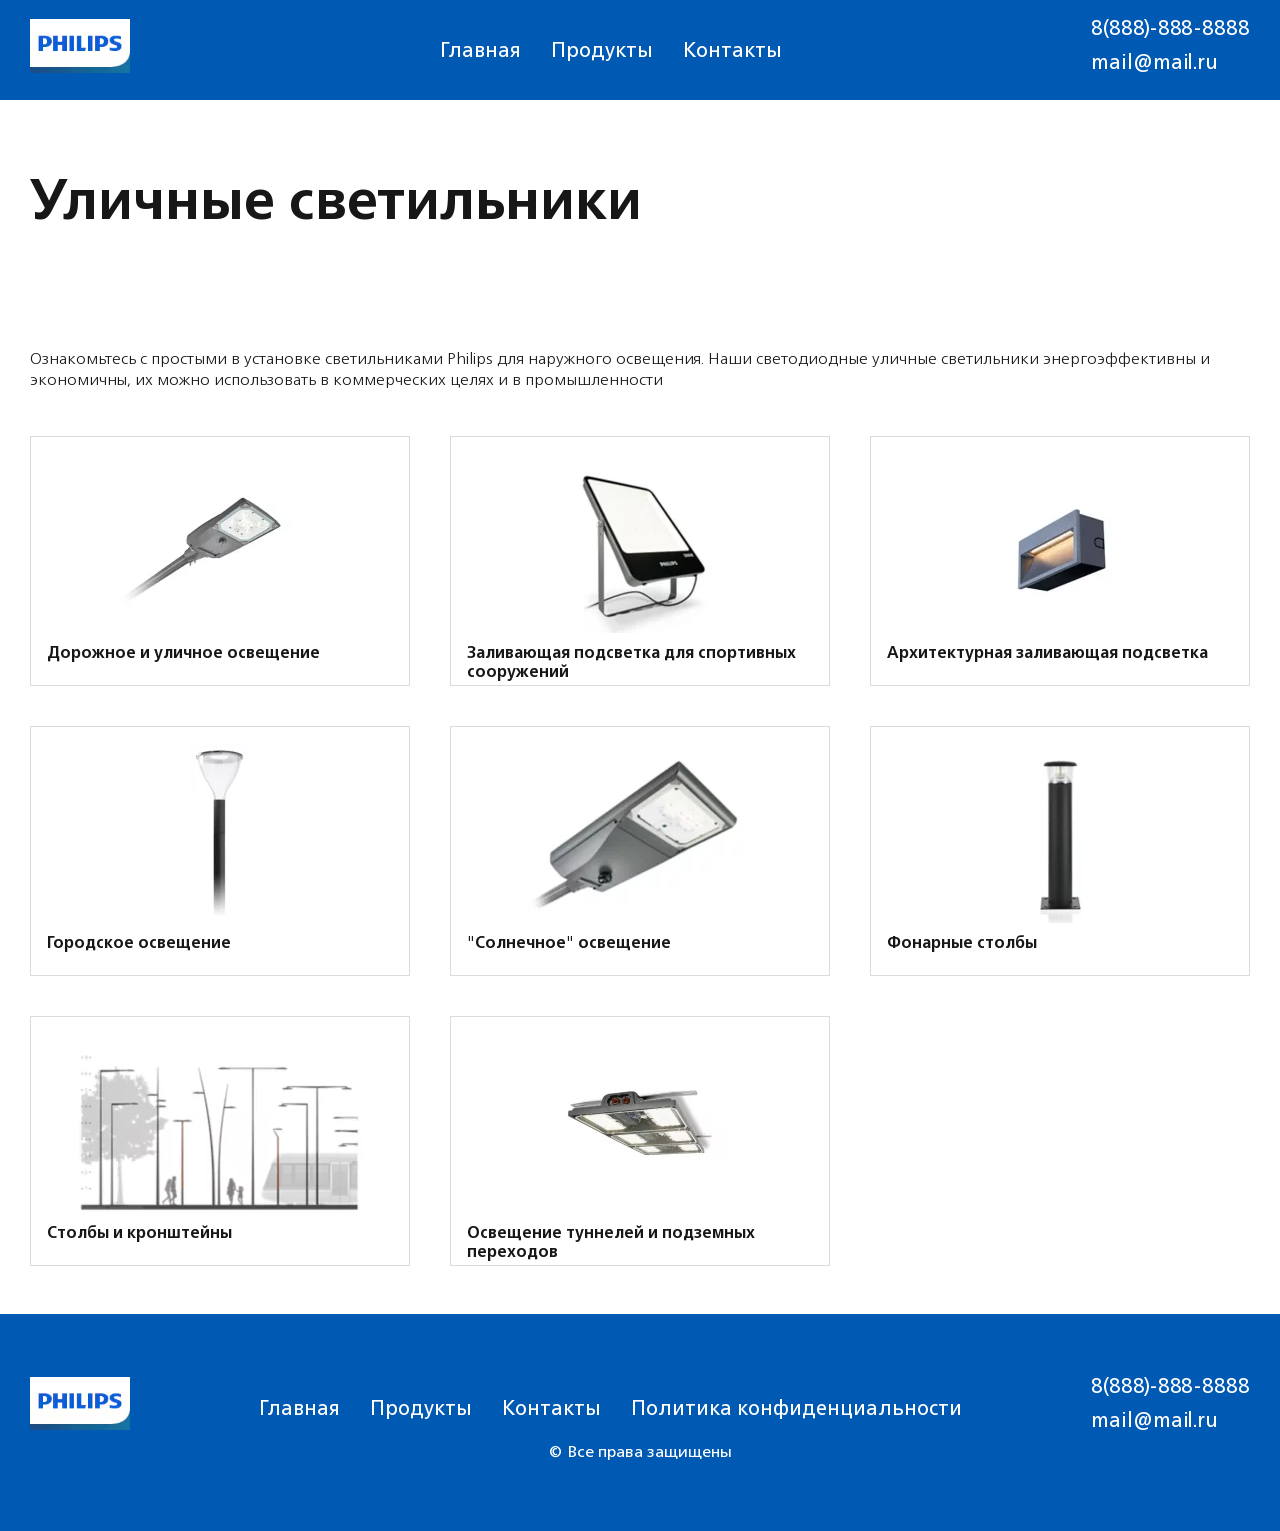
<file: index.html>
<!DOCTYPE html>
<html lang="ru">
<head>
    <meta charset="UTF-8">
    <meta name="viewport" content="width=device-width, initial-scale=1.0">   
    <title>Главная</title>
    <link rel="icon" href="assets/favicon/favicon-16x16.png" type="image/png">
    <link rel="icon" href="assets/favicon/favicon-32x32.png" type="image/png">
    <link rel="icon" href="assets/favicon/favicon.ico" type="image/x-icon">
    <link rel="stylesheet" href="assets/css/style.css">
</head>
<body>
    <div class="body__container">
        <header class="header">
            <div class="container">
                <div class="header__wrapper">
                    <a href="index.html" class="header__logo">
                        <img src="assets/icons/logo.webp" alt="Логотип сайат" class="header__logo-img">
                    </a>
                    <nav class="header__nav">
                        <ul class="header__nav-list">
                            <li><a href="#">Главная</a></li>
                            <li><a href="#">Продукты</a></li>
                            <li><a href="#">Контакты</a></li>
                        </ul>
                    </nav>
                    <div class="header__contacts">
                        <a href="#" class="header__contacts-link">8(888)-888-8888</a>
                        <a href="#" class="header__contacts-link">mail@mail.ru</a>
                    </div>
                    <div class="header__hamburger hamburger">
                        <span></span><span></span><span></span>
                    </div>
                </div>
            </div>
        </header>
        <main class="content">
            <section class="street-lights">
                <div class="container">
                    <h1 class="street-lights__title title">Уличные светильники</h1>
                    <p class="street-lights__descr descr">Ознакомьтесь с простыми в установке светильниками Philips для наружного освещения. Наши светодиодные уличные светильники энергоэффективны и экономичны, их можно использовать в коммерческих целях и в промышленности</p>
                    <div class="street-lights__grid">
                        <a href="road-and-street.html" target="_blank" class="street-lights__item">
                            <div class="street-lights__item-img">
                                <img src="assets/img/img1.webp" alt="Дорожное и уличное освещение">
                            </div>
                            <h2 class="street-lights__item-title">Дорожное и уличное освещение</h2>
                        </a>
                        <a href="sport-light.html" target="_blank" class="street-lights__item">
                            <div class="street-lights__item-img">
                                <img src="assets/img/img2.webp" alt="Заливающая подсветка для спортивных сооружений">
                            </div>
                            <h2 class="street-lights__item-title">Заливающая подсветка для спортивных сооружений</h2>
                        </a>
                        <a href="architectural-floodlighting.html" target="_blank" class="street-lights__item">
                            <div class="street-lights__item-img">
                                <img src="assets/img/img3.webp" alt="Архитектурная заливающая подсветка">
                            </div>
                            <h2 class="street-lights__item-title">Архитектурная заливающая подсветка</h2>
                        </a>
                        <a href="urban.html" target="_blank" class="street-lights__item">
                            <div class="street-lights__item-img">
                                <img src="assets/img/img4.webp" alt="Городской">
                            </div>
                            <h2 class="street-lights__item-title">Городское освещение</h2>
                        </a>
                        <a href="solar.html" target="_blank" class="street-lights__item">
                            <div class="street-lights__item-img">
                                <img src="assets/img/img5.webp" alt="Солнечный">
                            </div>
                            <h2 class="street-lights__item-title">"Солнечное" освещение</h2>
                        </a>

                        <a href="bollards.html" target="_blank" class="street-lights__item">
                            <div class="street-lights__item-img">
                                <img src="assets/img/img6.webp" alt="Столбики">
                            </div>
                            <h2 class="street-lights__item-title">Фонарные столбы</h2>
                        </a>
                        <a href="poles-brackets.html" target="_blank" class="street-lights__item">
                            <div class="street-lights__item-img">
                                <img src="assets/img/img7.webp" alt="Столбы и кронштейны">
                            </div>
                            <h2 class="street-lights__item-title">Столбы и кронштейны</h2>
                        </a>
                        <a href="tunel.html" target="_blank" class="street-lights__item">
                            <div class="street-lights__item-img">
                                <img src="assets/img/img8.webp" alt="Освещение туннелей и подземных переходов">
                            </div>
                            <h2 class="street-lights__item-title">Освещение туннелей и подземных переходов</h2>
                        </a>
                    </div>
                </div>
            </section>
        </main>
        <footer class="footer">
            <div class="container">
                <div class="footer__wrapper">
                    <a href="#" class="footer__logo">
                        <img src="assets/icons/logo.webp" alt="Логотип сайта">
                    </a>
                    <nav class="footer__nav">
                        <ul class="footer__nav-list">
                            <li><a href="#">Главная</a></li>
                            <li><a href="#">Продукты</a></li>
                            <li><a href="#">Контакты</a></li>
                            <li><a href="#">Политика конфиденциальности</a></li>
                        </ul>
                    </nav>
                    <div class="footer__contacts">
                        <a href="#" class="footer__contacts-link">8(888)-888-8888</a>
                        <a href="#" class="footer__contacts-link">mail@mail.ru</a>
                    </div>                    
                </div>
                <div class="footer__copy">© Все права защищены</div>
            </div>
        </footer>
    </div>
    <script src="assets/js/hamburger.js"></script>
</body>
</html>
</file>
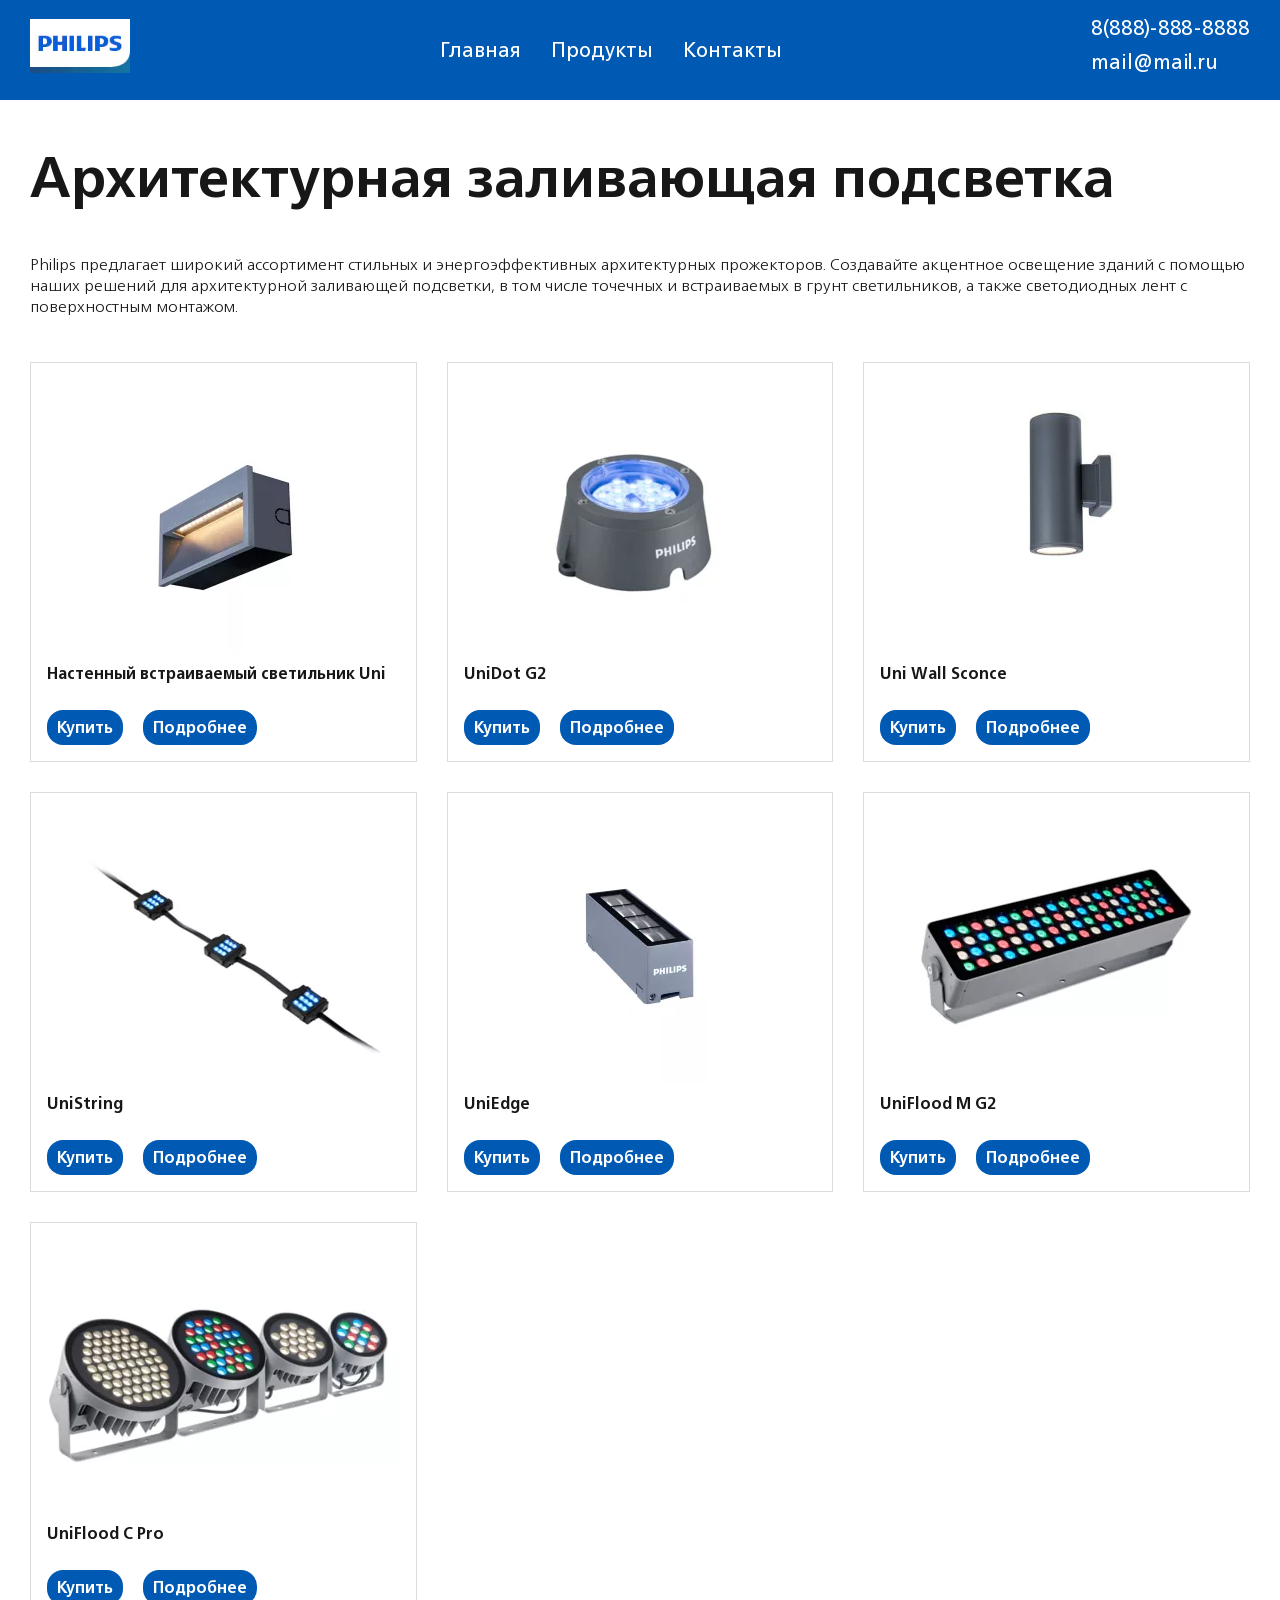
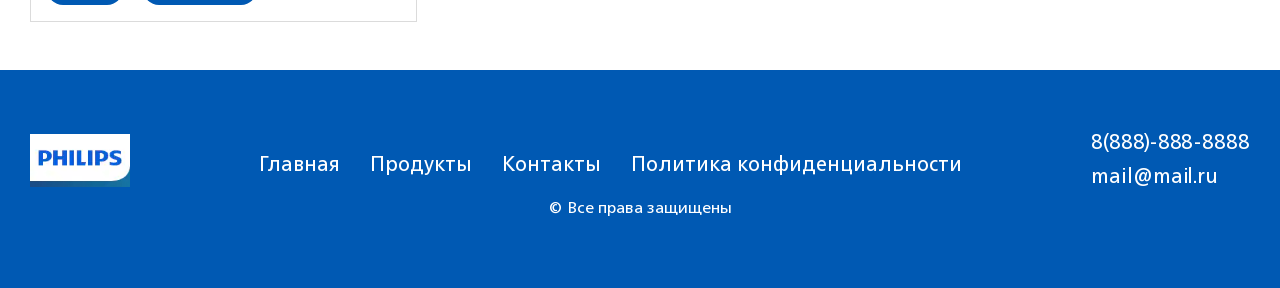
<file: architectural-floodlighting.html>
<!DOCTYPE html>
<html lang="ru">
<head>
    <meta charset="UTF-8">
    <meta name="viewport" content="width=device-width, initial-scale=1.0">   
    <title>Архитектурная заливающая подсветка</title>
    <link rel="icon" href="assets/favicon/favicon-16x16.png" type="image/png">
    <link rel="icon" href="assets/favicon/favicon-32x32.png" type="image/png">
    <link rel="icon" href="assets/favicon/favicon.ico" type="image/x-icon">
    <link rel="stylesheet" href="assets/css/style.css">
</head>
<body>
    <div class="body__container">
        <div class="modal__error modal-hide">
            <div class="modal__error-dialog">
                <div class="modal__error-content modal__content">
                    <h2 class="modal__error-title modal__title">Упс, ошибочка!</h2>
                    <div class="modal__error-close modal__close"></div>
                </div>
            </div>
        </div>
        <div class="modal__succes modal-hide">
            <div class="modal__succes-dialog">
                <div class="modal__succes-content modal__content">
                    <h2 class="modal__succes-title modal__title">Успешно отправлено</h2>
                    <div class="modal__succes-close modal__close"></div>
                </div>
            </div>
        </div>
        <div class="modal modal-hide">
            <div class="modal__dialog">
                <div class="modal__content">
                    <h2 class="modal__title">Название товара</h2>
                    <div class="modal__close"></div>
                    <div class="modal__container">
                        <form class="modal__form">
                            <div>
                                <input type="text" name="your-name" autocomplete="name" class="modal__input">
                            </div>
                            <div>
                                <input type="tel" name="your-tel" autocomplete="tel" class="modal__input">
                            </div>
                            <button class="modal__btn" type="submit">Заказать</button>
                        </form>
                        <p class="modal__form-warning">Нажимая кнопку "Заказать" вы соглашаетесь с <a href="policy.html" target="_blank">Политикой конфиденциальности</a></p>
                    </div>
                </div>
            </div>
        </div>
        <header class="header">
            <div class="container">
                <div class="header__wrapper">
                    <a href="#" class="header__logo">
                        <img src="assets/icons/logo.webp" alt="Логотип сайат" class="header__logo-img">
                    </a>
                    <nav class="header__nav">
                        <ul class="header__nav-list">
                            <li><a href="index.html">Главная</a></li>
                            <li><a href="#">Продукты</a></li>
                            <li><a href="#">Контакты</a></li>
                        </ul>
                    </nav>
                    <div class="header__contacts">
                        <a href="#" class="header__contacts-link">8(888)-888-8888</a>
                        <a href="#" class="header__contacts-link">mail@mail.ru</a>
                    </div>
                    <div class="header__hamburger hamburger">
                        <span></span><span></span><span></span>
                    </div>
                </div>
            </div>
        </header>
        <main class="content">
            <section class="architectural-floodlighting products">
                <div class="container">
                    <h1 class="architectural-floodlighting-title products__title title">Архитектурная заливающая подсветка</h1>
                    <p class="architectural-floodlighting-descr products__descr descr">Philips предлагает широкий ассортимент стильных и энергоэффективных архитектурных прожекторов. Создавайте акцентное освещение зданий с помощью наших решений для архитектурной заливающей подсветки, в том числе точечных и встраиваемых в грунт светильников, а также светодиодных лент с поверхностным монтажом.</p>
                    <div class="architectural-floodlighting__grid products__grid">
                        <!-- 1 -->
                        <div class="architectural-floodlighting__item products__item">
                            <div class="architectural-floodlighting__item-img  products__item-img">
                                <img src="assets/img/architecture-floading/af-1.webp" alt="фото">
                            </div>
                            <h2 class="architectural-floodlighting__item-title products__item-title" data-name="Uni Wall Mount Recessed">Настенный встраиваемый светильник Uni</h2>
                            <div class="architectural-floodlighting__item-buttons products__item-buttons">
                                <button class="architectural-floodlighting__item-btn products__item-btn" id="btn-cart">Купить</button>
                                <a href="uni-Wall-Mount-Recessed.html" class="architectural-floodlighting__item-btn products__item-btn" id="btn__link">Подробнее</a>
                            </div>
                        </div>
                        <!-- 2 -->
                        <div class="architectural-floodlighting__item products__item">
                            <div class="architectural-floodlighting__item-img  products__item-img">
                                <img src="assets/img/architecture-floading/af-2.webp" alt="фото">
                            </div>
                            <h2 class="architectural-floodlighting__item-title products__item-title" data-name="UniDot G2">UniDot G2</h2>
                            <div class="architectural-floodlighting__item-buttons products__item-buttons">
                                <button class="architectural-floodlighting__item-btn products__item-btn" id="btn-cart">Купить</button>
                                <a href="uniDot-G2.html" class="architectural-floodlighting__item-btn products__item-btn" id="btn__link">Подробнее</a>
                            </div>
                        </div>
                        <!-- 3 -->
                        <div class="architectural-floodlighting__item products__item">
                            <div class="architectural-floodlighting__item-img  products__item-img">
                                <img src="assets/img/architecture-floading/af-3.jpg" alt="фото">
                            </div>
                            <h2 class="architectural-floodlighting__item-title products__item-title" data-name="Uni Wall Sconce">Uni Wall Sconce</h2>
                            <div class="architectural-floodlighting__item-buttons products__item-buttons">
                                <button class="architectural-floodlighting__item-btn products__item-btn" id="btn-cart">Купить</button>
                                <a href="uni-Wall-Sconce.html" class="architectural-floodlighting__item-btn products__item-btn" id="btn__link">Подробнее</a>
                            </div>
                        </div>
                        <!-- 4 -->
                        <div class="architectural-floodlighting__item products__item">
                            <div class="architectural-floodlighting__item-img  products__item-img">
                                <img src="assets/img/architecture-floading/af-4.webp" alt="фото">
                            </div>
                            <h2 class="architectural-floodlighting__item-title products__item-title" data-name="UniString">UniString</h2>
                            <div class="architectural-floodlighting__item-buttons products__item-buttons">
                                <button class="architectural-floodlighting__item-btn products__item-btn" id="btn-cart">Купить</button>
                                <a href="uniString.html" class="architectural-floodlighting__item-btn products__item-btn" id="btn__link">Подробнее</a>
                            </div>
                        </div>
                        <!-- 5 -->
                        <div class="architectural-floodlighting__item products__item">
                            <div class="architectural-floodlighting__item-img  products__item-img">
                                <img src="assets/img/architecture-floading/af-5.webp" alt="фото">
                            </div>
                            <h2 class="architectural-floodlighting__item-title products__item-title" data-name="UniEdge">UniEdge</h2>
                            <div class="architectural-floodlighting__item-buttons products__item-buttons">
                                <button class="architectural-floodlighting__item-btn products__item-btn" id="btn-cart">Купить</button>
                                <a href="UniEdge.html" class="architectural-floodlighting__item-btn products__item-btn" id="btn__link">Подробнее</a>
                            </div>
                        </div>
                        <!-- 6 -->
                        <div class="architectural-floodlighting__item products__item">
                            <div class="architectural-floodlighting__item-img  products__item-img">
                                <img src="assets/img/architecture-floading/af-6.webp" alt="фото">
                            </div>
                            <h2 class="architectural-floodlighting__item-title products__item-title" data-name="UniFlood M G2">UniFlood M G2</h2>
                            <div class="architectural-floodlighting__item-buttons products__item-buttons">
                                <button class="architectural-floodlighting__item-btn products__item-btn" id="btn-cart">Купить</button>
                                <a href="uniFlood-MG2.html" class="architectural-floodlighting__item-btn products__item-btn" id="btn__link">Подробнее</a>
                            </div>
                        </div>
                        <!-- 7 -->
                        <div class="architectural-floodlighting__item products__item">
                            <div class="architectural-floodlighting__item-img  products__item-img">
                                <img src="assets/img/architecture-floading/af-7.webp" alt="фото">
                            </div>
                            <h2 class="architectural-floodlighting__item-title products__item-title" data-name="UniFlood C Pro">UniFlood C Pro</h2>
                            <div class="architectural-floodlighting__item-buttons products__item-buttons">
                                <button class="architectural-floodlighting__item-btn products__item-btn" id="btn-cart">Купить</button>
                                <a href="uniFlood-C-Pro.html" class="architectural-floodlighting__item-btn products__item-btn" id="btn__link">Подробнее</a>
                            </div>
                        </div>
                    </div>
                </div>
            </section>
        </main>
        <footer class="footer">
            <div class="container">
                <div class="footer__wrapper">
                    <a href="index.html" class="footer__logo">
                        <img src="assets/icons/logo.webp" alt="Логотип сайта">
                    </a>
                    <nav class="footer__nav">
                        <ul class="footer__nav-list">
                            <li><a href="#">Главная</a></li>
                            <li><a href="#">Продукты</a></li>
                            <li><a href="#">Контакты</a></li>
                            <li><a href="#">Политика конфиденциальности</a></li>
                        </ul>
                    </nav>
                    <div class="footer__contacts">
                        <a href="#" class="footer__contacts-link">8(888)-888-8888</a>
                        <a href="#" class="footer__contacts-link">mail@mail.ru</a>
                    </div>                    
                </div>
                <div class="footer__copy">© Все права защищены</div>
            </div>
        </footer>
    </div>
    <script src="assets/js/hamburger.js"></script>
    <script src="assets/js/modal.js"></script>
    <script src="assets/js/form.js"></script>
</body>
</html>
</file>
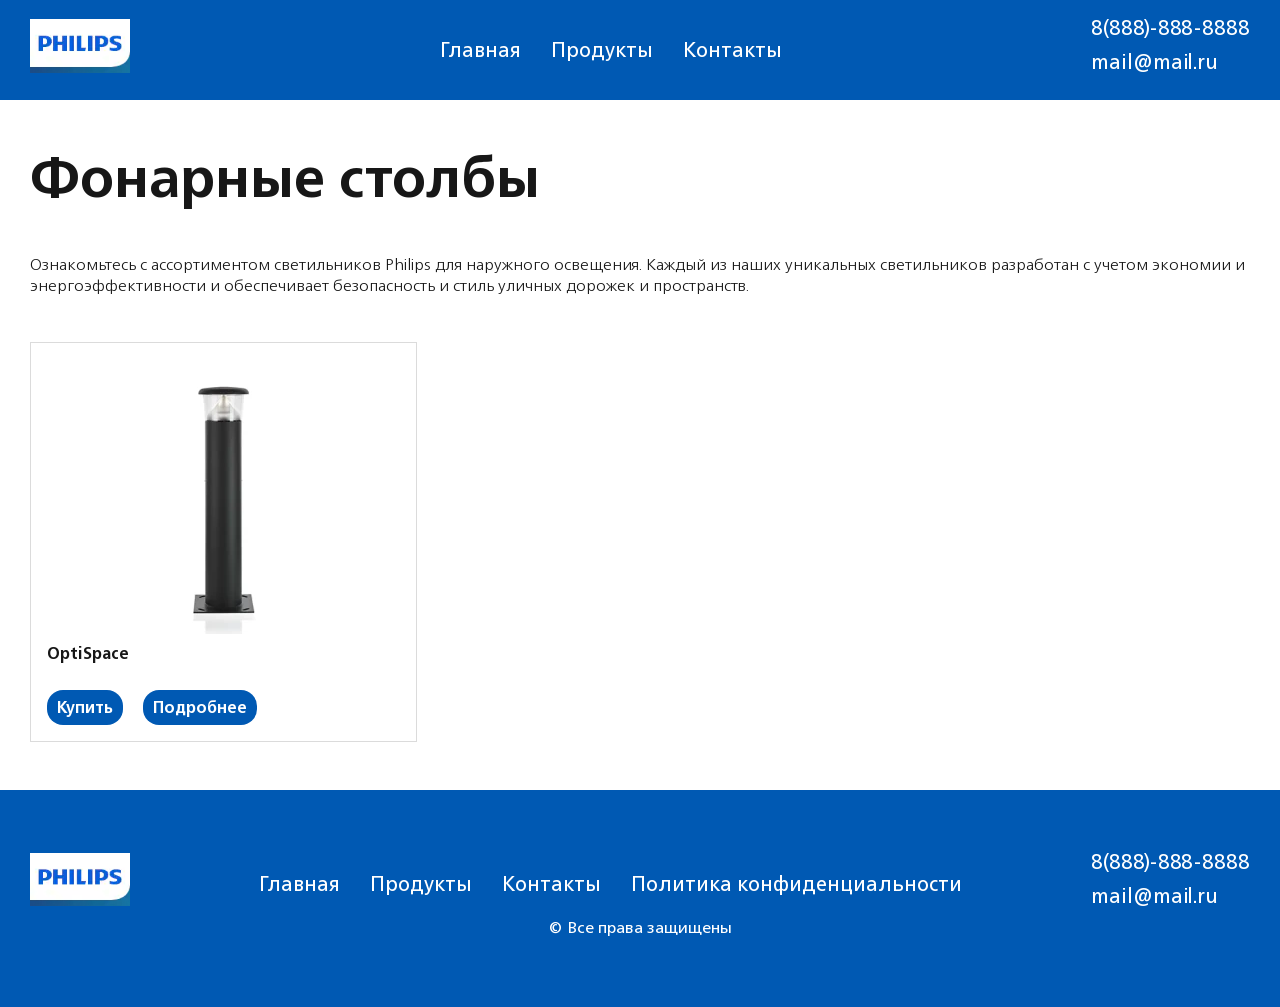
<file: bollards.html>
<!DOCTYPE html>
<html lang="ru">
<head>
    <meta charset="UTF-8">
    <meta name="viewport" content="width=device-width, initial-scale=1.0">   
    <title>Фонарные столбы</title>
    <link rel="icon" href="assets/favicon/favicon-16x16.png" type="image/png">
    <link rel="icon" href="assets/favicon/favicon-32x32.png" type="image/png">
    <link rel="icon" href="assets/favicon/favicon.ico" type="image/x-icon">
    <link rel="stylesheet" href="assets/css/style.css">
</head>
<body>
    <div class="body__container">
        <div class="modal__error modal-hide">
            <div class="modal__error-dialog">
                <div class="modal__error-content modal__content">
                    <h2 class="modal__error-title modal__title">Упс, ошибочка!</h2>
                    <div class="modal__error-close modal__close"></div>
                </div>
            </div>
        </div>
        <div class="modal__succes modal-hide">
            <div class="modal__succes-dialog">
                <div class="modal__succes-content modal__content">
                    <h2 class="modal__succes-title modal__title">Успешно отправлено</h2>
                    <div class="modal__succes-close modal__close"></div>
                </div>
            </div>
        </div>
        <div class="modal modal-hide">
            <div class="modal__dialog">
                <div class="modal__content">
                    <h2 class="modal__title">Название товара</h2>
                    <div class="modal__close"></div>
                    <div class="modal__container">
                        <form class="modal__form">
                            <div>
                                <input type="text" name="your-name" autocomplete="name" class="modal__input">
                            </div>
                            <div>
                                <input type="tel" name="your-tel" autocomplete="tel" class="modal__input">
                            </div>
                            <button class="modal__btn" type="submit">Заказать</button>
                        </form>
                        <p class="modal__form-warning">Нажимая кнопку "Заказать" вы соглашаетесь с <a href="policy.html" target="_blank">Политикой конфиденциальности</a></p>
                    </div>
                </div>
            </div>
        </div>
        <header class="header">
            <div class="container">
                <div class="header__wrapper">
                    <a href="index.html" class="header__logo">
                        <img src="assets/icons/logo.webp" alt="Логотип сайат" class="header__logo-img">
                    </a>
                    <nav class="header__nav">
                        <ul class="header__nav-list">
                            <li><a href="index.html">Главная</a></li>
                            <li><a href="#">Продукты</a></li>
                            <li><a href="#">Контакты</a></li>
                        </ul>
                    </nav>
                    <div class="header__contacts">
                        <a href="#" class="header__contacts-link">8(888)-888-8888</a>
                        <a href="#" class="header__contacts-link">mail@mail.ru</a>
                    </div>
                    <div class="header__hamburger hamburger">
                        <span></span><span></span><span></span>
                    </div>
                </div>
            </div>
        </header>
        <main class="content">
            <section class="urban products">
                <div class="container">
                    <h1 class="urban-title products__title title">Фонарные столбы</h1>
                    <p class="urban-descr products__descr descr">Ознакомьтесь с ассортиментом светильников Philips для наружного освещения. Каждый из наших уникальных светильников разработан с учетом экономии и энергоэффективности и обеспечивает безопасность и стиль уличных дорожек и пространств.</p>
                    <div class="urban__grid products__grid">
                        <!-- 1 -->
                        <div class="urban__item products__item">
                            <div class="urban__item-img  products__item-img">
                                <img src="assets/img/bollards/bollards-img-1.webp" alt="фото">
                            </div>
                            <h2 class="urban__item-title products__item-title" data-name="OptiSpace">OptiSpace</h2>
                            <div class="urban__item-buttons products__item-buttons">
                                <button class="urban__item-btn products__item-btn" id="btn-cart">Купить</button>
                                <a href="OptiSpace.html" class="urban__item-btn products__item-btn" id="btn__link">Подробнее</a>
                            </div>
                        </div>                                        
                    </div>
                </div>
            </section>
        </main>
        <footer class="footer">
            <div class="container">
                <div class="footer__wrapper">
                    <a href="index.html" class="footer__logo">
                        <img src="assets/icons/logo.webp" alt="Логотип сайта">
                    </a>
                    <nav class="footer__nav">
                        <ul class="footer__nav-list">
                            <li><a href="index.html">Главная</a></li>
                            <li><a href="#">Продукты</a></li>
                            <li><a href="#">Контакты</a></li>
                            <li><a href="#">Политика конфиденциальности</a></li>
                        </ul>
                    </nav>
                    <div class="footer__contacts">
                        <a href="#" class="footer__contacts-link">8(888)-888-8888</a>
                        <a href="#" class="footer__contacts-link">mail@mail.ru</a>
                    </div>                    
                </div>
                <div class="footer__copy">© Все права защищены</div>
            </div>
        </footer>
    </div>
    <script src="assets/js/hamburger.js"></script>
    <script src="assets/js/modal.js"></script>
    <script src="assets/js/form.js"></script>
</body>
</html>
</file>
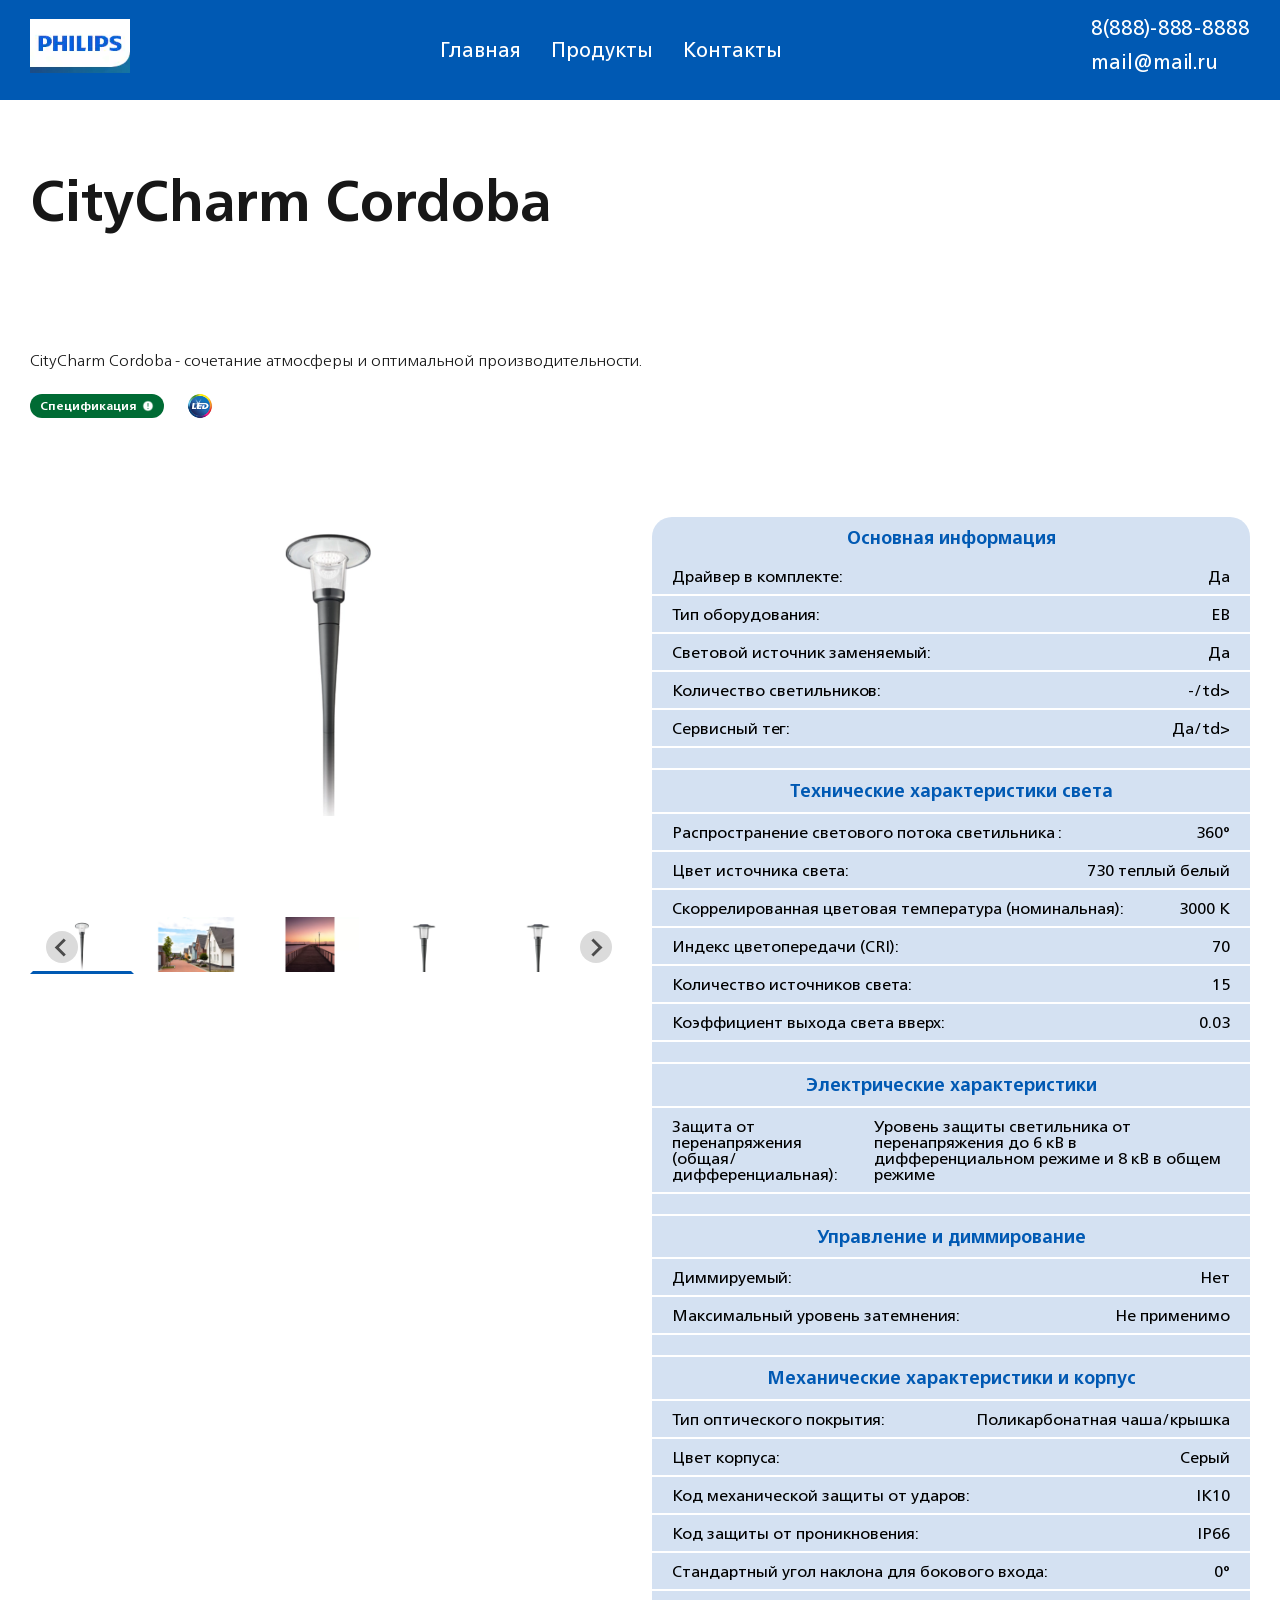
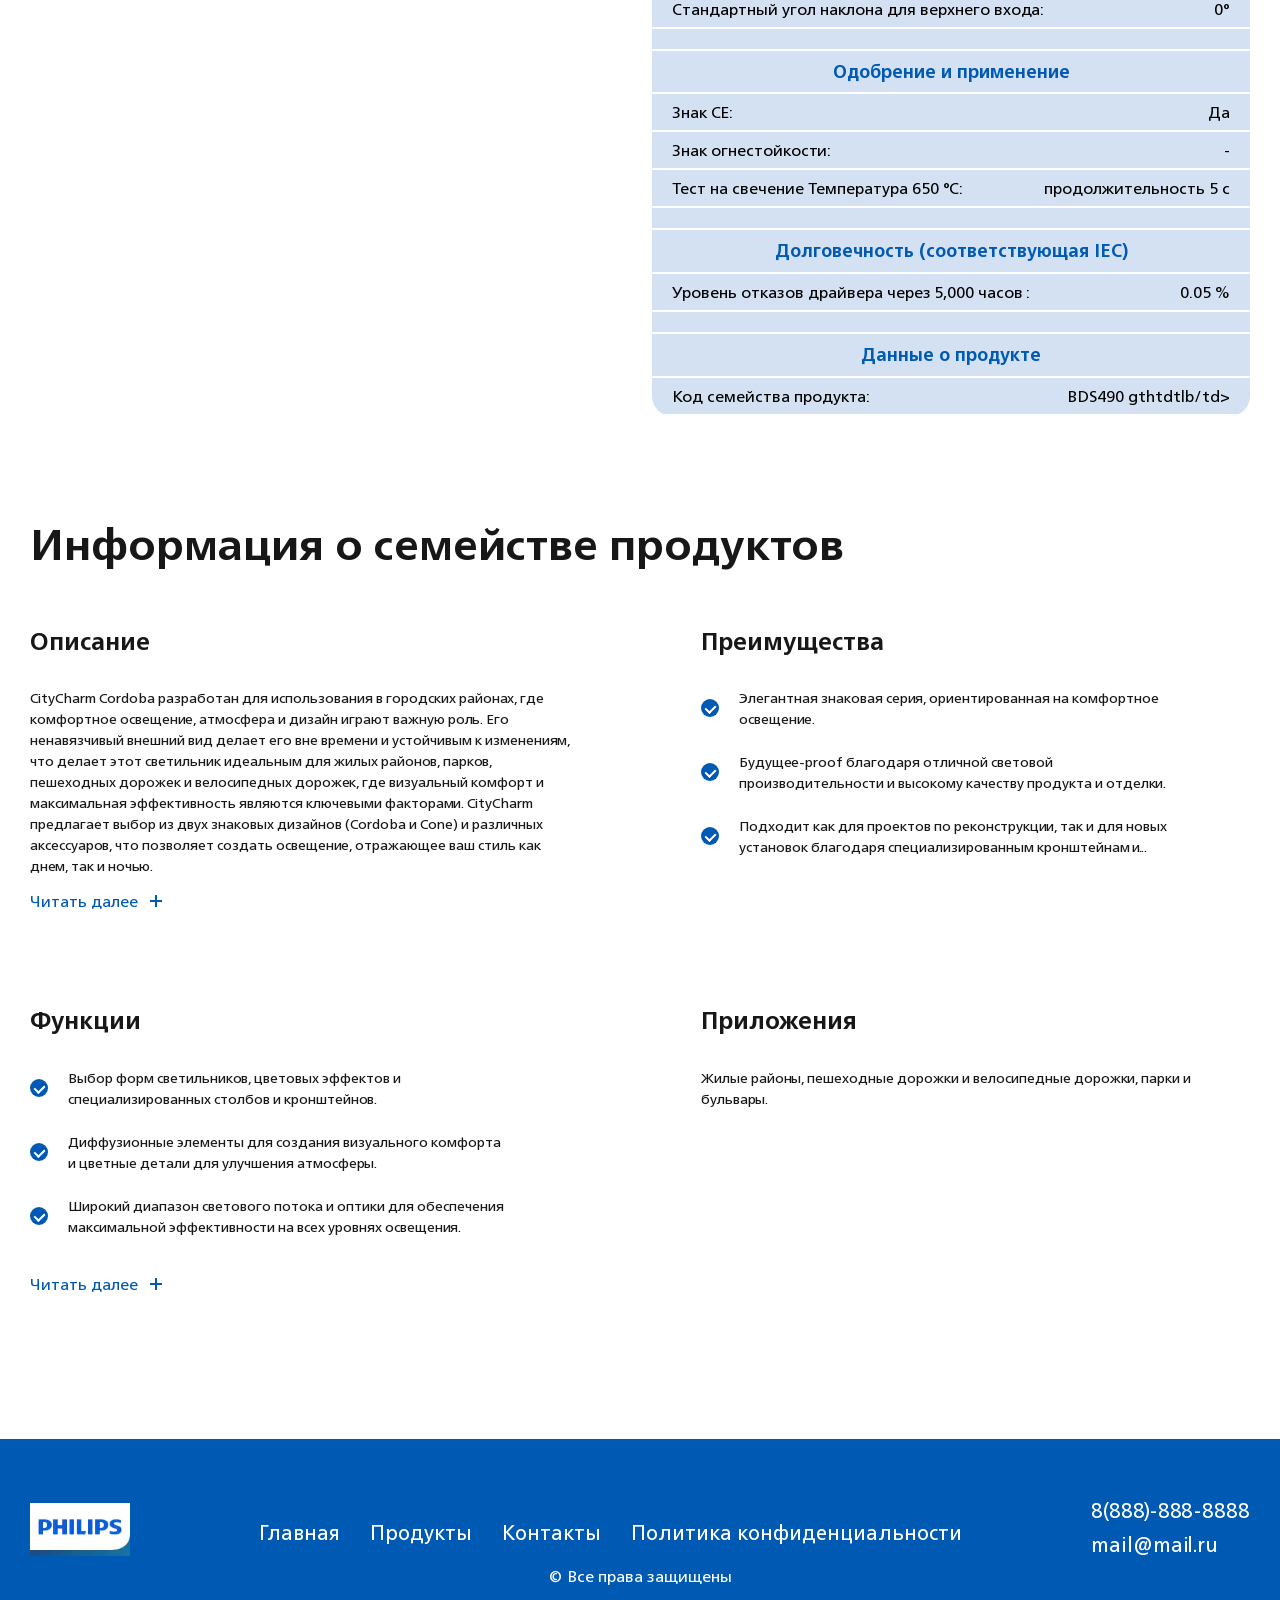
<file: cityCharm-Cordoba.html>
<!DOCTYPE html>
<html lang="ru">
<head>
    <meta charset="UTF-8">
    <meta name="viewport" content="width=device-width, initial-scale=1.0">   
    <title>CityCharm Cordoba</title>
    <link rel="icon" href="assets/favicon/favicon-16x16.png" type="image/png">
    <link rel="icon" href="assets/favicon/favicon-32x32.png" type="image/png">
    <link rel="icon" href="assets/favicon/favicon.ico" type="image/x-icon">
    <link rel="stylesheet" href="assets/css/baguetteBox.min.css">
    <link rel="stylesheet" href="assets/css/splide.min.css">
    <link rel="stylesheet" href="assets/css/style.css">
</head>
<body>
    <div class="body__container">
        <div class="modal__error modal-hide">
            <div class="modal__error-dialog">
                <div class="modal__error-content modal__content">
                    <h2 class="modal__error-title modal__title">Упс, ошибочка!</h2>
                    <div class="modal__error-close modal__close"></div>
                </div>
            </div>
        </div>
        <div class="modal__succes modal-hide">
            <div class="modal__succes-dialog">
                <div class="modal__succes-content modal__content">
                    <h2 class="modal__succes-title modal__title">Успешно отправлено</h2>
                    <div class="modal__succes-close modal__close"></div>
                </div>
            </div>
        </div>
        <div class="modal modal-hide">
            <div class="modal__dialog">
                <div class="modal__content">
                    <h2 class="modal__title">Название товара</h2>
                    <div class="modal__close"></div>
                    <div class="modal__container">
                        <form class="modal__form">
                            <div>
                                <input type="text" name="your-name" autocomplete="name" class="modal__input">
                            </div>
                            <div>
                                <input type="tel" name="your-tel" autocomplete="tel" class="modal__input">
                            </div>
                            <button class="modal__btn" type="submit">Заказать</button>
                        </form>
                        <p class="modal__form-warning">Нажимая кнопку "Заказать" вы соглашаетесь с <a href="policy.html" target="_blank">Политикой конфиденциальности</a></p>
                    </div>
                </div>
            </div>
        </div>
        <div class="performance performance-hide">
            <div class="performance__dialog">
                <div class="performance__content">
                    <div class="performance__head">
                        <h2 class="performance__title">Характеристики продукта</h2>
                        <p class="performance__descr">Найти подходящие светильники для различных планов, потребностей и бюджетов легко благодаря обширному портфолио Philips. Оно гарантирует, что у вас всегда будет качественное решение по желаемой цене.</p>
                        <div class="performance__close"></div>
                    </div>
                    <div class="performance__wrapper">
                        <!-- 1 -->
                        <div class="performance__item">
                            <h3 class="performance__item-title">Ценность</h3>
                            <div class="performance__item-content">
                                <div class="performance__item-header">
                                    <h4 class="performance__item-subtitle">Решение</h4>
                                    <p class="performance__item-subdescr">Основной ассортимент надежных продуктов</p>
                                </div>  
                                <div class="performance__item-box">
                                    <h4 class="performance__item-subtitle">Производительность</h4>
                                    <div class="performance__item-wrapper">
                                        <div class="performance__item-img">
                                            <img src="assets/icons/lampochka.svg" alt="Лампочка">
                                        </div>
                                        <div class="performance__item-img">
                                            <img src="assets/icons/lampochka.svg" alt="Лампочка">
                                        </div>
                                        <div class="performance__item-img">
                                            <img src="assets/icons/lampochka.svg" alt="Лампочка">
                                        </div>
                                        <div class="performance__item-img">
                                            <img src="assets/icons/lampochka2.svg" alt="Лампочка">
                                        </div>
                                        <div class="performance__item-img">
                                            <img src="assets/icons/lampochka2.svg" alt="Лампочка">
                                        </div>
                                    </div>
                                </div>     
                                <div class="performance__item-box">
                                    <h4 class="performance__item-subtitle">Стоимость</h4>
                                    <div class="performance__item-wrapper">
                                        <div class="performance__item-img">
                                            <img src="assets/icons/hand.svg" alt="Стоимость">
                                        </div>
                                        <div class="performance__item-img">
                                            <img src="assets/icons/hand2.svg" alt="Стоимость">
                                        </div>
                                        <div class="performance__item-img">
                                            <img src="assets/icons/hand2.svg" alt="Стоимость">
                                        </div>
                                        <div class="performance__item-img">
                                            <img src="assets/icons/hand2.svg" alt="Стоимость">
                                        </div>
                                        <div class="performance__item-img">
                                            <img src="assets/icons/hand2.svg" alt="Стоимость">
                                        </div>
                                    </div>
                                </div>      
                                <div class="performance__item-box">
                                    <h4 class="performance__item-subtitle">Срок службы</h4>
                                    <p class="performance__item-subdescr">50,000 L80</p>
                                </div>   
                                <div class="performance__item-box">
                                    <h4 class="performance__item-subtitle">Гарантия</h4>
                                    <p class="performance__item-subdescr">3 года</p>
                                </div>              
                            </div>
                        </div>

                        <!-- 2 -->
                        <div class="performance__item">
                            <h3 class="performance__item-title">Эффективность</h3>
                            <div class="performance__item-content green">
                                <div class="performance__item-header">
                                    <h4 class="performance__item-subtitle">Решение</h4>
                                    <p class="performance__item-subdescr">Подходит для каждого проекта, где свет имеет значение.</p>
                                </div>  
                                <div class="performance__item-box">
                                    <h4 class="performance__item-subtitle">Производительность</h4>
                                    <div class="performance__item-wrapper">
                                        <div class="performance__item-img">
                                            <img src="assets/icons/lampochka-green.svg" alt="Лампочка">
                                        </div>
                                        <div class="performance__item-img">
                                            <img src="assets/icons/lampochka-green.svg" alt="Лампочка">
                                        </div>
                                        <div class="performance__item-img">
                                            <img src="assets/icons/lampochka-green.svg" alt="Лампочка">
                                        </div>
                                        <div class="performance__item-img">
                                            <img src="assets/icons/lampochka-green.svg" alt="Лампочка">
                                        </div>
                                        <div class="performance__item-img">
                                            <img src="assets/icons/lampochka2.svg" alt="Лампочка">
                                        </div>
                                    </div>
                                </div>     
                                <div class="performance__item-box">
                                    <h4 class="performance__item-subtitle">Стоимость</h4>
                                    <div class="performance__item-wrapper">
                                        <div class="performance__item-img">
                                            <img src="assets/icons/hand-green.svg" alt="Стоимость">
                                        </div>
                                        <div class="performance__item-img">
                                            <img src="assets/icons/hand-green.svg" alt="Стоимость">
                                        </div>
                                        <div class="performance__item-img">
                                            <img src="assets/icons/hand2.svg" alt="Стоимость">
                                        </div>
                                        <div class="performance__item-img">
                                            <img src="assets/icons/hand2.svg" alt="Стоимость">
                                        </div>
                                        <div class="performance__item-img">
                                            <img src="assets/icons/hand2.svg" alt="Стоимость">
                                        </div>
                                    </div>
                                </div>      
                                <div class="performance__item-box">
                                    <h4 class="performance__item-subtitle">Срок службы</h4>
                                    <p class="performance__item-subdescr">100,000 L70</p>
                                </div>   
                                <div class="performance__item-box">
                                    <h4 class="performance__item-subtitle">Гарантия</h4>
                                    <p class="performance__item-subdescr">3,5 года</p>
                                </div>              
                            </div>
                        </div>

                         <!-- 3 -->
                        <div class="performance__item">
                            <h3 class="performance__item-title">Спецификация</h3>
                            <div class="performance__item-content blue">
                                <div class="performance__item-header">
                                    <h4 class="performance__item-subtitle">Решение</h4>
                                    <p class="performance__item-subdescr">Подходит для каждого проекта, где свет имеет значение.</p>
                                </div>  
                                <div class="performance__item-box">
                                    <h4 class="performance__item-subtitle">Производительность</h4>
                                    <div class="performance__item-wrapper">
                                        <div class="performance__item-img">
                                            <img src="assets/icons/lampochka-blue.svg" alt="Лампочка">
                                        </div>
                                        <div class="performance__item-img">
                                            <img src="assets/icons/lampochka-blue.svg" alt="Лампочка">
                                        </div>
                                        <div class="performance__item-img">
                                            <img src="assets/icons/lampochka-blue.svg" alt="Лампочка">
                                        </div>
                                        <div class="performance__item-img">
                                            <img src="assets/icons/lampochka-blue.svg" alt="Лампочка">
                                        </div>
                                        <div class="performance__item-img">
                                            <img src="assets/icons/lampochka-blue.svg" alt="Лампочка">
                                        </div>
                                    </div>
                                </div>     
                                <div class="performance__item-box">
                                    <h4 class="performance__item-subtitle">Стоимость</h4>
                                    <div class="performance__item-wrapper">
                                        <div class="performance__item-img">
                                            <img src="assets/icons/hand-blue.svg" alt="Стоимость">
                                        </div>
                                        <div class="performance__item-img">
                                            <img src="assets/icons/hand-blue.svg" alt="Стоимость">
                                        </div>
                                        <div class="performance__item-img">
                                            <img src="assets/icons/hand-blue.svg" alt="Стоимость">
                                        </div>
                                        <div class="performance__item-img">
                                            <img src="assets/icons/hand-blue.svg" alt="Стоимость">
                                        </div>
                                        <div class="performance__item-img">
                                            <img src="assets/icons/hand2.svg" alt="Стоимость">
                                        </div>
                                    </div>
                                </div>      
                                <div class="performance__item-box">
                                    <h4 class="performance__item-subtitle">Срок службы</h4>
                                    <p class="performance__item-subdescr">100,000 L90</p>
                                </div>   
                                <div class="performance__item-box">
                                    <h4 class="performance__item-subtitle">Гарантия</h4>
                                    <p class="performance__item-subdescr">3,5 года</p>
                                </div>              
                            </div>
                        </div>
                    </div>
                </div>
            </div>
        </div>
        <header class="header">
            <div class="container">
                <div class="header__wrapper">
                    <a href="index.html" class="header__logo">
                        <img src="assets/icons/logo.webp" alt="Логотип сайат" class="header__logo-img">
                    </a>
                    <nav class="header__nav">
                        <ul class="header__nav-list">
                            <li><a href="index.html">Главная</a></li>
                            <li><a href="#">Продукты</a></li>
                            <li><a href="#">Контакты</a></li>
                        </ul>
                    </nav>
                    <div class="header__contacts">
                        <a href="#" class="header__contacts-link">8(888)-888-8888</a>
                        <a href="#" class="header__contacts-link">mail@mail.ru</a>
                    </div>
                    <div class="header__hamburger hamburger">
                        <span></span><span></span><span></span>
                    </div>
                </div>
            </div>
        </header>
        <main class="content">
            <section class="head">
                <div class="container">
                    <h1 class="head__title title">CityCharm Cordoba</h1>
                    <p class="head__descr descr">CityCharm Cordoba - сочетание атмосферы и оптимальной производительности.</p>
                    <div class="head__wrapper">
                        <button class="head__spec green-bg">
                            <h5 class="head__spec-text">Спецификация</h5>                          
                            <img src="assets/icons/alert.svg" alt="Предупреждение" loading="lazy" class="head__spec-img">                            
                        </button>
                        <div class="head__img">
                            <img src="assets/icons/led.webp" alt="led" loading="lazy">
                        </div>
                    </div>
                </div>
            </section>
            <section class="product-slider">
                <div class="container">
                    <div class="product-slider__wrapper">
                        <div class="product-slider__slider">                            
                            <div class="splide product-slider__slider-big" id="main-slider" role="group" aria-label="Splide Basic HTML Example">
                                <div class="splide__track">
                                    <ul class="splide__list">
                                        <li class="splide__slide">
                                            <div class="product-slider__item">
                                                <a href="assets/img/сityCharm-Cordoba/OPBS1_BDS490I_0001-slide1.webp" data-caption="OPBS1_BDS490I_0001">
                                                    <img src="assets/img/сityCharm-Cordoba/OPBS1_BDS490I_0001-slide1.webp" alt="OPBS1_BDS490I_0001" loading="lazy">
                                                </a>
                                            </div>                                            
                                        </li>  
                                        <li class="splide__slide">
                                            <div class="product-slider__item">
                                                <a href="assets/img/сityCharm-Cordoba/CityCharm-Cordoba-BDS490-residential-PUP-slide2.webp" data-caption="CityCharm-Cordoba-BDS490-residential-PUP">
                                                    <img src="assets/img/сityCharm-Cordoba/CityCharm-Cordoba-BDS490-residential-PUP-slide2.webp" alt="CityCharm-Cordoba-BDS490-residential-PUP" loading="lazy">
                                                </a>
                                            </div>                                            
                                        </li> 
                                        <li class="splide__slide">
                                            <div class="product-slider__item">
                                                <a href="assets/img/сityCharm-Cordoba/CityCharm-Cordoba-BDS490-coast-PUP-slide3.webp" data-caption="CityCharm-Cordoba-BDS490-coast-PUP">
                                                    <img src="assets/img/сityCharm-Cordoba/CityCharm-Cordoba-BDS490-coast-PUP-slide3.webp" alt="CityCharm-Cordoba-BDS490-coast-PUP" loading="lazy">
                                                </a>
                                            </div>                                            
                                        </li>   
                                        <li class="splide__slide">
                                            <div class="product-slider__item">
                                                <a href="assets/img/сityCharm-Cordoba/OPPR_BDS490i_0031_BLACK_ARMS-slide4.webp" data-caption="OPPR_BDS490i_0031_BLACK_ARMS">
                                                    <img src="assets/img/сityCharm-Cordoba/OPPR_BDS490i_0031_BLACK_ARMS-slide4.webp" alt="OPPR_BDS490i_0031_BLACK_ARMS" loading="lazy">
                                                </a>
                                            </div>                                            
                                        </li>   
                                        <li class="splide__slide">
                                            <div class="product-slider__item">
                                                <a href="assets/img/сityCharm-Cordoba/OPPR1_BDS490I_0025-slide5.webp" data-caption="OPPR1_BDS490I_0025">
                                                    <img src="assets/img/сityCharm-Cordoba/OPPR1_BDS490I_0025-slide5.webp" alt="OPPR1_BDS490I_0025" loading="lazy">
                                                </a>
                                            </div>                                            
                                        </li>   
                                        <li class="splide__slide">
                                            <div class="product-slider__item">
                                                <a href="assets/img/сityCharm-Cordoba/CityCharm_Cordoba-BDS490_DGR-DP01-slide6.webp" data-caption="CityCharm_Cordoba-BDS490_DGR-DP01">
                                                    <img src="assets/img/сityCharm-Cordoba/CityCharm_Cordoba-BDS490_DGR-DP01-slide6.webp" alt="CityCharm_Cordoba-BDS490_DGR-DP01" loading="lazy">
                                                </a>
                                            </div>                                            
                                        </li>  
                                        <li class="splide__slide">
                                            <div class="product-slider__item">
                                                <a href="assets/img/сityCharm-Cordoba/CityCharm_Cordoba_Cone-BDS490_BDS491_DGR-DP02-slide7.webp" data-caption="CityCharm_Cordoba_Cone-BDS490_BDS491_DGR-DP02">
                                                    <img src="assets/img/сityCharm-Cordoba/CityCharm_Cordoba_Cone-BDS490_BDS491_DGR-DP02-slide7.webp" alt="CityCharm_Cordoba_Cone-BDS490_BDS491_DGR-DP02" loading="lazy">
                                                </a>
                                            </div>                                            
                                        </li>                    
                                    </ul>
                                </div>
                            </div>

                            <div class="splide" id="thumbnail-slider" role="group" aria-label="Splide Basic HTML Example">
                                <div class="splide__track">
                                    <ul class="splide__list">
                                        <li class="splide__slide">
                                            <img src="assets/img/сityCharm-Cordoba/OPBS1_BDS490I_0001-slide1.webp" alt="OPBS1_BDS490I_0001" loading="lazy">
                                        </li> 
                                        <li class="splide__slide">
                                            <img src="assets/img/сityCharm-Cordoba/CityCharm-Cordoba-BDS490-residential-PUP-slide2.webp" alt="CityCharm-Cordoba-BDS490-residential-PUP" loading="lazy">
                                        </li> 
                                        <li class="splide__slide">
                                            <img src="assets/img/сityCharm-Cordoba/CityCharm-Cordoba-BDS490-coast-PUP-slide3.webp" alt="CityCharm-Cordoba-BDS490-coast-PUP" loading="lazy">
                                        </li>   
                                        <li class="splide__slide">
                                            <img src="assets/img/сityCharm-Cordoba/OPPR_BDS490i_0031_BLACK_ARMS-slide4.webp" alt="OPPR_BDS490i_0031_BLACK_ARMS" loading="lazy">
                                        </li> 
                                        <li class="splide__slide">
                                            <img src="assets/img/сityCharm-Cordoba/OPPR1_BDS490I_0025-slide5.webp" alt="OPPR1_BDS490I_0025" loading="lazy">
                                        </li>   
                                        <li class="splide__slide">
                                            <img src="assets/img/сityCharm-Cordoba/CityCharm_Cordoba-BDS490_DGR-DP01-slide6.webp" alt="CityCharm_Cordoba-BDS490_DGR-DP01" loading="lazy">
                                        </li> 
                                        <li class="splide__slide">
                                            <img src="assets/img/сityCharm-Cordoba/CityCharm_Cordoba_Cone-BDS490_BDS491_DGR-DP02-slide7.webp" alt="CityCharm_Cordoba_Cone-BDS490_BDS491_DGR-DP02" loading="lazy">
                                        </li>   
                                        <li class="splide__slide">
                                            <img src="assets/img/сityCharm-Cordoba/CityCharm_Cordoba_Cone-BDS490_BDS491_DGR-DP02-slide7.webp" alt="OPDP1_BDS650I_0027" loading="lazy">
                                        </li>     
                                    </ul>
                                </div>
                            </div>
                        </div>
                        <div class="product-slider__specifications">
                            <table class="product-slider__specifications-table specifications-table">
                                <thead class="specifications-table__header">
                                    <tr class="specifications-table__head">
                                        <th>Основная информация</th>
                                    </tr>
                                </thead>
                                <tbody class="specifications-table__content">
                                    <tr class="specifications-table__row">
                                        <td class="specifications-table__item">Драйвер в комплекте: </td>
                                        <td class="specifications-table__item">Да</td>
                                    </tr>       
                                    <tr class="specifications-table__row">
                                        <td class="specifications-table__item">Тип оборудования:</td>
                                        <td class="specifications-table__item">EB</td>
                                    </tr>    
                                    <tr class="specifications-table__row">
                                        <td class="specifications-table__item">Световой источник заменяемый: </td>
                                        <td class="specifications-table__item">Да</td>
                                    </tr>  
                                    <tr class="specifications-table__row">
                                        <td class="specifications-table__item">Количество светильников: </td>
                                        <td class="specifications-table__item">-/td>
                                    </tr>
                                    <tr class="specifications-table__row">
                                        <td class="specifications-table__item">Сервисный тег: </td>
                                        <td class="specifications-table__item">Да/td>
                                    </tr>  

                                    <tr class="specifications-table__row">
                                        <td class="specifications-table__item"></td>
                                    </tr>   
                                    
                                    <tr class="specifications-table__row ">
                                        <td class="specifications-table__item table__head">Технические характеристики света</td>
                                    </tr>
                                    <tr class="specifications-table__row">
                                        <td class="specifications-table__item">Распространение светового потока светильника : </td>
                                        <td class="specifications-table__item">360°</td>
                                    </tr> 
                                    <tr class="specifications-table__row">
                                        <td class="specifications-table__item">Цвет источника света: </td>
                                        <td class="specifications-table__item">730 теплый белый</td>
                                    </tr> 
                                    <tr class="specifications-table__row">
                                        <td class="specifications-table__item">Скоррелированная цветовая температура (номинальная): </td>
                                        <td class="specifications-table__item">3000 K</td>
                                    </tr>
                                    <tr class="specifications-table__row">
                                        <td class="specifications-table__item">Индекс цветопередачи (CRI): </td>
                                        <td class="specifications-table__item">70</td>
                                    </tr>  
                                    <tr class="specifications-table__row">
                                        <td class="specifications-table__item">Количество источников света: </td>
                                        <td class="specifications-table__item">15</td>
                                    </tr>
                                    <tr class="specifications-table__row">
                                        <td class="specifications-table__item">Коэффициент выхода света вверх: </td>
                                        <td class="specifications-table__item">0.03</td>
                                    </tr> 
                                    
                                    <tr class="specifications-table__row">
                                        <td class="specifications-table__item"></td>
                                    </tr>   
                                    
                                    <tr class="specifications-table__row ">
                                        <td class="specifications-table__item table__head">Электрические характеристики</td>
                                    </tr>
                                    <tr class="specifications-table__row">
                                        <td class="specifications-table__item">Защита от перенапряжения (общая/дифференциальная):</td>
                                        <td class="specifications-table__item">Уровень защиты светильника от перенапряжения до 6 кВ в дифференциальном режиме и 8 кВ в общем режиме</td>
                                    </tr>    
                                    
                                    <tr class="specifications-table__row">
                                        <td class="specifications-table__item"></td>
                                    </tr> 

                                    <tr class="specifications-table__row ">
                                        <td class="specifications-table__item table__head">Управление и диммирование</td>
                                    </tr>
                                    <tr class="specifications-table__row">
                                        <td class="specifications-table__item">Диммируемый: </td>
                                        <td class="specifications-table__item">Нет</td>
                                    </tr>  
                                    <tr class="specifications-table__row">
                                        <td class="specifications-table__item">Максимальный уровень затемнения: </td>
                                        <td class="specifications-table__item">Не применимо</td>
                                    </tr>

                                    <tr class="specifications-table__row">
                                        <td class="specifications-table__item"></td>
                                    </tr>

                                    <tr class="specifications-table__row ">
                                        <td class="specifications-table__item table__head">Механические характеристики и корпус</td>
                                    </tr>
                                    <tr class="specifications-table__row">
                                        <td class="specifications-table__item">Тип оптического покрытия: </td>
                                        <td class="specifications-table__item">Поликарбонатная чаша/крышка</td>
                                    </tr>  
                                    <tr class="specifications-table__row">
                                        <td class="specifications-table__item">Цвет корпуса: </td>
                                        <td class="specifications-table__item">Серый</td>
                                    </tr>
                                    <tr class="specifications-table__row">
                                        <td class="specifications-table__item">Код механической защиты от ударов: </td>
                                        <td class="specifications-table__item">IK10</td>
                                    </tr>
                                    <tr class="specifications-table__row">
                                        <td class="specifications-table__item">Код защиты от проникновения: </td>
                                        <td class="specifications-table__item">IP66</td>
                                    </tr>
                                    <tr class="specifications-table__row">
                                        <td class="specifications-table__item">Стандартный угол наклона для бокового входа: </td>
                                        <td class="specifications-table__item">0°</td>
                                    </tr>
                                    <tr class="specifications-table__row">
                                        <td class="specifications-table__item">Стандартный угол наклона для верхнего входа: </td>
                                        <td class="specifications-table__item">0°</td>
                                    </tr>

                                    <tr class="specifications-table__row">
                                        <td class="specifications-table__item"></td>
                                    </tr> 

                                    <tr class="specifications-table__row ">
                                        <td class="specifications-table__item table__head">Одобрение и применение</td>
                                    </tr>
                                    <tr class="specifications-table__row">
                                        <td class="specifications-table__item">Знак CE: </td>
                                        <td class="specifications-table__item">Да</td>
                                    </tr> 
                                    <tr class="specifications-table__row">
                                        <td class="specifications-table__item">Знак огнестойкости: </td>
                                        <td class="specifications-table__item">-</td>
                                    </tr> 
                                    <tr class="specifications-table__row">
                                        <td class="specifications-table__item">Тест на свечение Температура 650 °C: </td>
                                        <td class="specifications-table__item">продолжительность 5 с</td>
                                    </tr>

                                    <tr class="specifications-table__row">
                                        <td class="specifications-table__item"></td>
                                    </tr> 

                                    <tr class="specifications-table__row ">
                                        <td class="specifications-table__item table__head">Долговечность (соответствующая IEC)</td>
                                    </tr>
                                    <tr class="specifications-table__row">
                                        <td class="specifications-table__item">Уровень отказов драйвера через 5,000 часов : </td>
                                        <td class="specifications-table__item">0.05 %</td>
                                    </tr>

                                    <tr class="specifications-table__row">
                                        <td class="specifications-table__item"></td>
                                    </tr> 

                                    <tr class="specifications-table__row ">
                                        <td class="specifications-table__item table__head">Данные о продукте</td>
                                    </tr>
                                    <tr class="specifications-table__row">
                                        <td class="specifications-table__item">Код семейства продукта: </td>
                                        <td class="specifications-table__item">BDS490 gthtdtlb/td>
                                    </tr>
                                </tbody>
                            </table>
                        </div>
                    </div>
                </div>
            </section>
            <!-- Секция с информацией -->
            <section class="product-information">
                <div class="container">
                    <h2 class="product-information__title">Информация о семействе продуктов</h2>
                    <div class="product-information__wrapper">
                        <div class="product-information__item">
                            <h2 class="product-information__item-title">Описание</h2>
                            <p class="product-information__item-descr">CityCharm Cordoba разработан для использования в городских районах, где комфортное освещение, атмосфера и дизайн играют важную роль. Его ненавязчивый внешний вид делает его вне времени и устойчивым к изменениям, что делает этот светильник идеальным для жилых районов, парков, пешеходных дорожек и велосипедных дорожек, где визуальный комфорт и максимальная эффективность являются ключевыми факторами. CityCharm предлагает выбор из двух знаковых дизайнов (Cordoba и Cone) и различных аксессуаров, что позволяет создать освещение, отражающее ваш стиль как днем, так и ночью.</p>
                            <p class="product-information__item-descr product-information__hide hide__element">Светильники CityCharm также доступны в комплекте, с выбором специализированных столбов и кронштейнов.</p>
                            <button class="product-information__item-next">Читать далее</button>
                        </div>
                        <div class="product-information__item">
                            <h2 class="product-information__item-title">Преимущества</h2>                            
                            <ul class="product-information__list">
                                <li class="product-information__list-item">
                                    <div class="product-information__list-check"></div>
                                    <h2 class="product-information__list-descr">Элегантная знаковая серия, ориентированная на комфортное освещение.</h2>
                                </li>
                                <li class="product-information__list-item">
                                    <div class="product-information__list-check"></div>
                                    <h2 class="product-information__list-descr">Будущее-proof благодаря отличной световой производительности и высокому качеству продукта и отделки.</h2>
                                </li>
                                <li class="product-information__list-item">
                                    <div class="product-information__list-check"></div>
                                    <h2 class="product-information__list-descr">Подходит как для проектов по реконструкции, так и для новых установок благодаря специализированным кронштейнам и...</h2>
                                </li>                                                              
                            </ul>                           
                        </div>
                    </div>
                    <div class="product-information__wrapper">
                        <div class="product-information__item">
                            <h2 class="product-information__item-title">Функции</h2>                            
                            <ul class="product-information__list">
                                <li class="product-information__list-item">
                                    <div class="product-information__list-check"></div>
                                    <h2 class="product-information__list-descr">Выбор форм светильников, цветовых эффектов и специализированных столбов и кронштейнов.</h2>
                                </li>
                                <li class="product-information__list-item">
                                    <div class="product-information__list-check"></div>
                                    <h2 class="product-information__list-descr">Диффузионные элементы для создания визуального комфорта и цветные детали для улучшения атмосферы.</h2>
                                </li>
                                <li class="product-information__list-item">
                                    <div class="product-information__list-check"></div>
                                    <h2 class="product-information__list-descr">Широкий диапазон светового потока и оптики для обеспечения максимальной эффективности на всех уровнях освещения.</h2>
                                </li>                                                              
                            </ul>  
                            <ul class="product-information__list product-information__hide hide__element">
                                <li class="product-information__list-item">
                                    <div class="product-information__list-check"></div>
                                    <h2 class="product-information__list-descr">Оптимизированная общая стоимость владения.</h2>
                                </li>   
                                <li class="product-information__list-item">
                                    <div class="product-information__list-check"></div>
                                    <h2 class="product-information__list-descr">Совместимость со всеми стандартными и продвинутыми системами освещения Philips и готовность к CityTouch.</h2>
                                </li>   
                                <li class="product-information__list-item">
                                    <div class="product-information__list-check"></div>
                                    <h2 class="product-information__list-descr">Легкое обслуживание драйвера на месте.</h2>
                                </li>                                
                            </ul>
                            <button class="product-information__item-next">Читать далее</button>                       
                        </div>

                        <div class="product-information__item">
                            <h2 class="product-information__item-title">Приложения</h2>
                            <p class="product-information__item-descr">Жилые районы, пешеходные дорожки и велосипедные дорожки, парки и бульвары.</p>                            
                        </div>                        
                    </div>
                </div>
            </section>
        </main>
        <footer class="footer">
            <div class="container">
                <div class="footer__wrapper">
                    <a href="index.html" class="footer__logo">
                        <img src="assets/icons/logo.webp" alt="Логотип сайта">
                    </a>
                    <nav class="footer__nav">
                        <ul class="footer__nav-list">
                            <li><a href="index.html">Главная</a></li>
                            <li><a href="#">Продукты</a></li>
                            <li><a href="#">Контакты</a></li>
                            <li><a href="#">Политика конфиденциальности</a></li>
                        </ul>
                    </nav>
                    <div class="footer__contacts">
                        <a href="#" class="footer__contacts-link">8(888)-888-8888</a>
                        <a href="#" class="footer__contacts-link">mail@mail.ru</a>
                    </div>                    
                </div>
                <div class="footer__copy">© Все права защищены</div>
            </div>
        </footer>
    </div>
    <script src="assets/js/splide.min.js"></script>
    <script src="assets/js/baguetteBox.min.js"></script>
    <script src="assets/js/hamburger.js"></script>
    <script src="assets/js/modal.js"></script>
    <script src="assets/js/slider.js"></script>
    <script src="assets/js/open-more.js"></script>
    <script src="assets/js/form.js"></script>
</body>
</html>
</file>
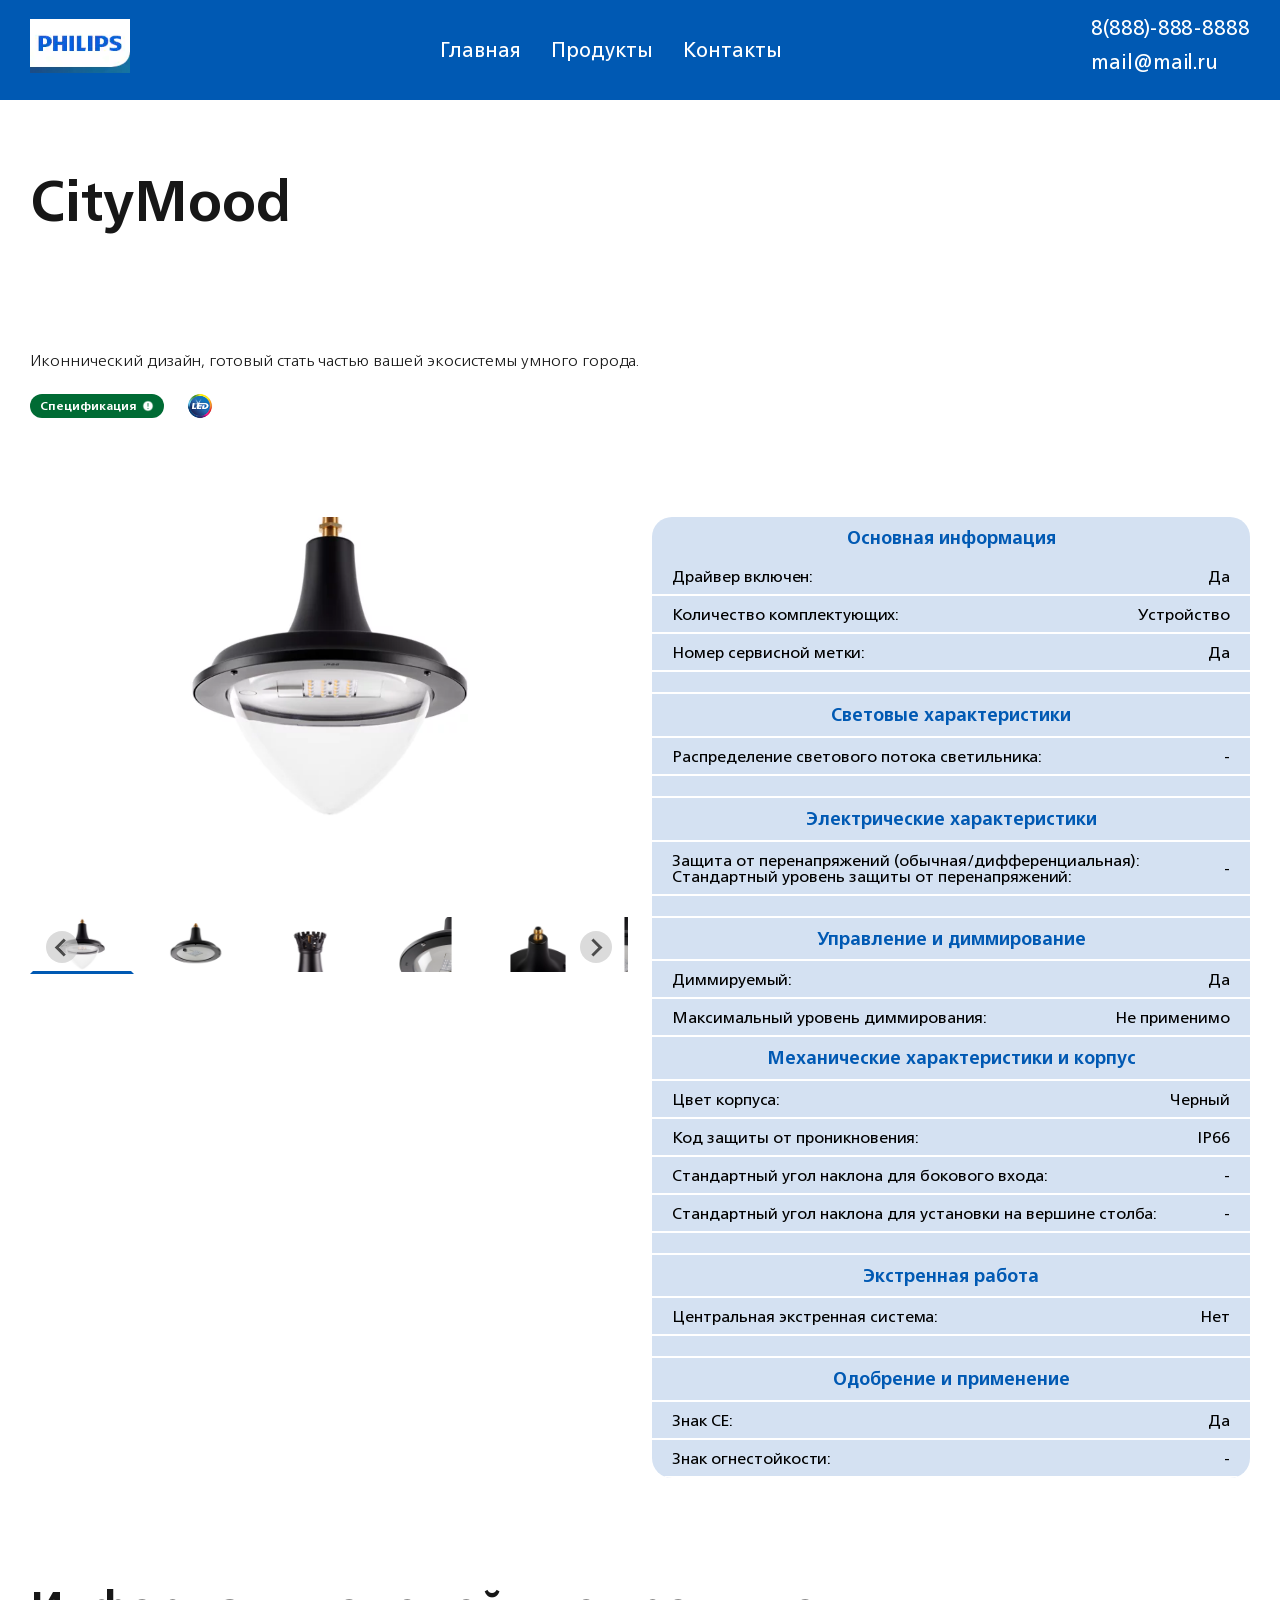
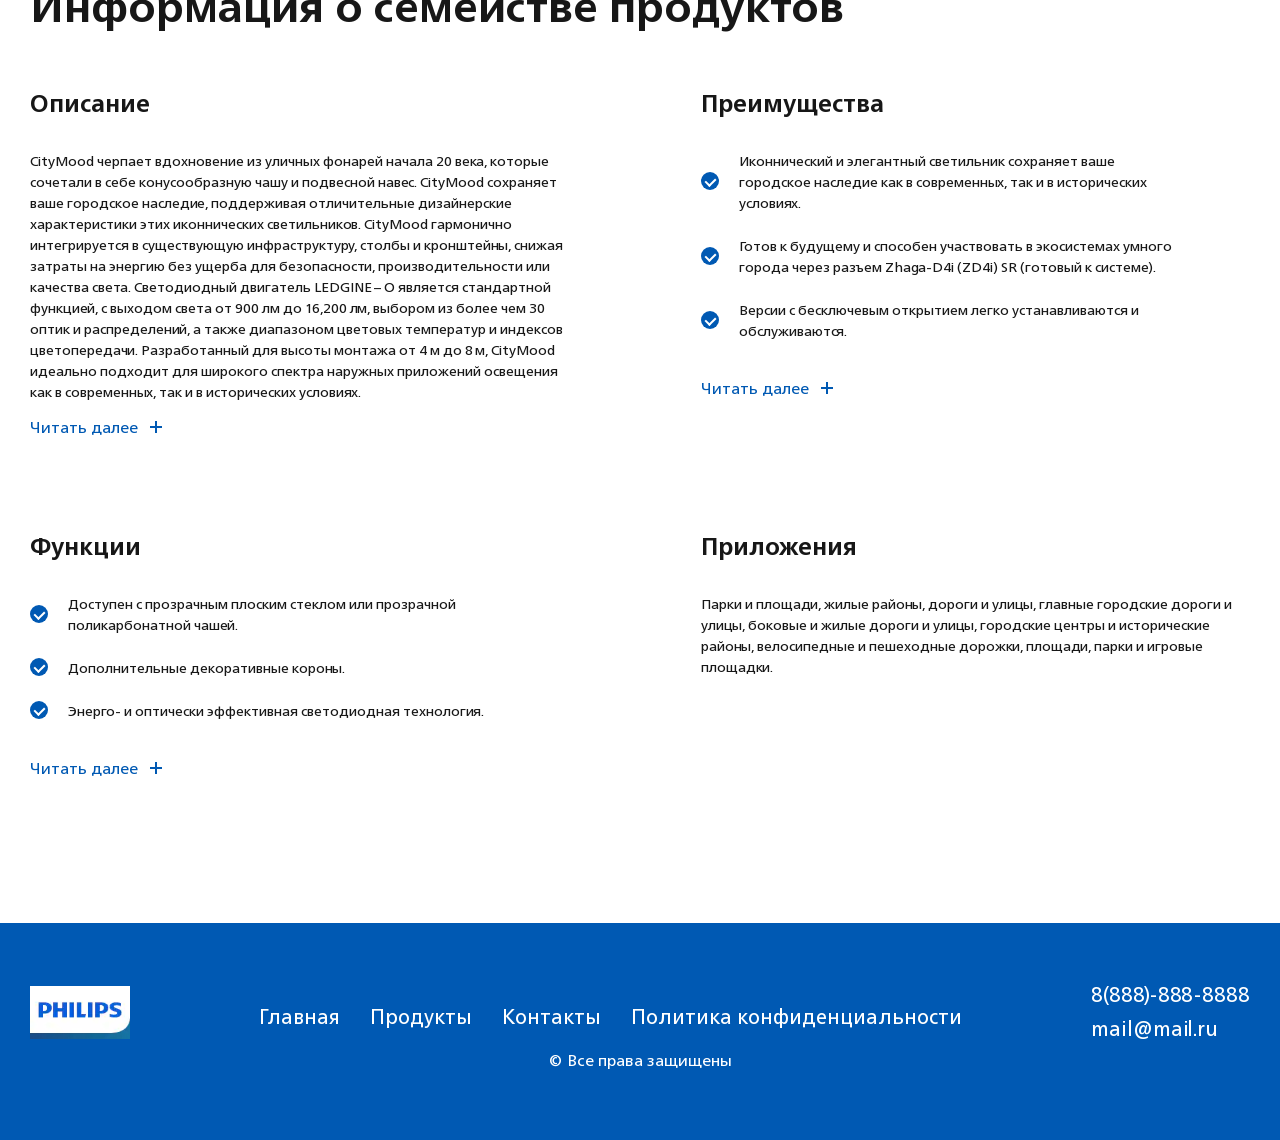
<file: CityMood.html>
<!DOCTYPE html>
<html lang="ru">
<head>
    <meta charset="UTF-8">
    <meta name="viewport" content="width=device-width, initial-scale=1.0">   
    <title>CityMood</title>
    <link rel="icon" href="assets/favicon/favicon-16x16.png" type="image/png">
    <link rel="icon" href="assets/favicon/favicon-32x32.png" type="image/png">
    <link rel="icon" href="assets/favicon/favicon.ico" type="image/x-icon">
    <link rel="stylesheet" href="assets/css/baguetteBox.min.css">
    <link rel="stylesheet" href="assets/css/splide.min.css">
    <link rel="stylesheet" href="assets/css/style.css">
</head>
<body>
    <div class="body__container">
        <div class="modal__error modal-hide">
            <div class="modal__error-dialog">
                <div class="modal__error-content modal__content">
                    <h2 class="modal__error-title modal__title">Упс, ошибочка!</h2>
                    <div class="modal__error-close modal__close"></div>
                </div>
            </div>
        </div>
        <div class="modal__succes modal-hide">
            <div class="modal__succes-dialog">
                <div class="modal__succes-content modal__content">
                    <h2 class="modal__succes-title modal__title">Успешно отправлено</h2>
                    <div class="modal__succes-close modal__close"></div>
                </div>
            </div>
        </div>
        <div class="modal modal-hide">
            <div class="modal__dialog">
                <div class="modal__content">
                    <h2 class="modal__title">Название товара</h2>
                    <div class="modal__close"></div>
                    <div class="modal__container">
                        <form class="modal__form">
                            <div>
                                <input type="text" name="your-name" autocomplete="name" class="modal__input">
                            </div>
                            <div>
                                <input type="tel" name="your-tel" autocomplete="tel" class="modal__input">
                            </div>
                            <button class="modal__btn" type="submit">Заказать</button>
                        </form>
                        <p class="modal__form-warning">Нажимая кнопку "Заказать" вы соглашаетесь с <a href="policy.html" target="_blank">Политикой конфиденциальности</a></p>
                    </div>
                </div>
            </div>
        </div>
        <div class="performance performance-hide">
            <div class="performance__dialog">
                <div class="performance__content">
                    <div class="performance__head">
                        <h2 class="performance__title">Характеристики продукта</h2>
                        <p class="performance__descr">Найти подходящие светильники для различных планов, потребностей и бюджетов легко благодаря обширному портфолио Philips. Оно гарантирует, что у вас всегда будет качественное решение по желаемой цене.</p>
                        <div class="performance__close"></div>
                    </div>
                    <div class="performance__wrapper">
                        <!-- 1 -->
                        <div class="performance__item">
                            <h3 class="performance__item-title">Ценность</h3>
                            <div class="performance__item-content">
                                <div class="performance__item-header">
                                    <h4 class="performance__item-subtitle">Решение</h4>
                                    <p class="performance__item-subdescr">Основной ассортимент надежных продуктов</p>
                                </div>  
                                <div class="performance__item-box">
                                    <h4 class="performance__item-subtitle">Производительность</h4>
                                    <div class="performance__item-wrapper">
                                        <div class="performance__item-img">
                                            <img src="assets/icons/lampochka.svg" alt="Лампочка">
                                        </div>
                                        <div class="performance__item-img">
                                            <img src="assets/icons/lampochka.svg" alt="Лампочка">
                                        </div>
                                        <div class="performance__item-img">
                                            <img src="assets/icons/lampochka.svg" alt="Лампочка">
                                        </div>
                                        <div class="performance__item-img">
                                            <img src="assets/icons/lampochka2.svg" alt="Лампочка">
                                        </div>
                                        <div class="performance__item-img">
                                            <img src="assets/icons/lampochka2.svg" alt="Лампочка">
                                        </div>
                                    </div>
                                </div>     
                                <div class="performance__item-box">
                                    <h4 class="performance__item-subtitle">Стоимость</h4>
                                    <div class="performance__item-wrapper">
                                        <div class="performance__item-img">
                                            <img src="assets/icons/hand.svg" alt="Стоимость">
                                        </div>
                                        <div class="performance__item-img">
                                            <img src="assets/icons/hand2.svg" alt="Стоимость">
                                        </div>
                                        <div class="performance__item-img">
                                            <img src="assets/icons/hand2.svg" alt="Стоимость">
                                        </div>
                                        <div class="performance__item-img">
                                            <img src="assets/icons/hand2.svg" alt="Стоимость">
                                        </div>
                                        <div class="performance__item-img">
                                            <img src="assets/icons/hand2.svg" alt="Стоимость">
                                        </div>
                                    </div>
                                </div>      
                                <div class="performance__item-box">
                                    <h4 class="performance__item-subtitle">Срок службы</h4>
                                    <p class="performance__item-subdescr">50,000 L80</p>
                                </div>   
                                <div class="performance__item-box">
                                    <h4 class="performance__item-subtitle">Гарантия</h4>
                                    <p class="performance__item-subdescr">3 года</p>
                                </div>              
                            </div>
                        </div>

                        <!-- 2 -->
                        <div class="performance__item">
                            <h3 class="performance__item-title">Эффективность</h3>
                            <div class="performance__item-content green">
                                <div class="performance__item-header">
                                    <h4 class="performance__item-subtitle">Решение</h4>
                                    <p class="performance__item-subdescr">Подходит для каждого проекта, где свет имеет значение.</p>
                                </div>  
                                <div class="performance__item-box">
                                    <h4 class="performance__item-subtitle">Производительность</h4>
                                    <div class="performance__item-wrapper">
                                        <div class="performance__item-img">
                                            <img src="assets/icons/lampochka-green.svg" alt="Лампочка">
                                        </div>
                                        <div class="performance__item-img">
                                            <img src="assets/icons/lampochka-green.svg" alt="Лампочка">
                                        </div>
                                        <div class="performance__item-img">
                                            <img src="assets/icons/lampochka-green.svg" alt="Лампочка">
                                        </div>
                                        <div class="performance__item-img">
                                            <img src="assets/icons/lampochka-green.svg" alt="Лампочка">
                                        </div>
                                        <div class="performance__item-img">
                                            <img src="assets/icons/lampochka2.svg" alt="Лампочка">
                                        </div>
                                    </div>
                                </div>     
                                <div class="performance__item-box">
                                    <h4 class="performance__item-subtitle">Стоимость</h4>
                                    <div class="performance__item-wrapper">
                                        <div class="performance__item-img">
                                            <img src="assets/icons/hand-green.svg" alt="Стоимость">
                                        </div>
                                        <div class="performance__item-img">
                                            <img src="assets/icons/hand-green.svg" alt="Стоимость">
                                        </div>
                                        <div class="performance__item-img">
                                            <img src="assets/icons/hand2.svg" alt="Стоимость">
                                        </div>
                                        <div class="performance__item-img">
                                            <img src="assets/icons/hand2.svg" alt="Стоимость">
                                        </div>
                                        <div class="performance__item-img">
                                            <img src="assets/icons/hand2.svg" alt="Стоимость">
                                        </div>
                                    </div>
                                </div>      
                                <div class="performance__item-box">
                                    <h4 class="performance__item-subtitle">Срок службы</h4>
                                    <p class="performance__item-subdescr">100,000 L70</p>
                                </div>   
                                <div class="performance__item-box">
                                    <h4 class="performance__item-subtitle">Гарантия</h4>
                                    <p class="performance__item-subdescr">3,5 года</p>
                                </div>              
                            </div>
                        </div>

                         <!-- 3 -->
                        <div class="performance__item">
                            <h3 class="performance__item-title">Спецификация</h3>
                            <div class="performance__item-content blue">
                                <div class="performance__item-header">
                                    <h4 class="performance__item-subtitle">Решение</h4>
                                    <p class="performance__item-subdescr">Подходит для каждого проекта, где свет имеет значение.</p>
                                </div>  
                                <div class="performance__item-box">
                                    <h4 class="performance__item-subtitle">Производительность</h4>
                                    <div class="performance__item-wrapper">
                                        <div class="performance__item-img">
                                            <img src="assets/icons/lampochka-blue.svg" alt="Лампочка">
                                        </div>
                                        <div class="performance__item-img">
                                            <img src="assets/icons/lampochka-blue.svg" alt="Лампочка">
                                        </div>
                                        <div class="performance__item-img">
                                            <img src="assets/icons/lampochka-blue.svg" alt="Лампочка">
                                        </div>
                                        <div class="performance__item-img">
                                            <img src="assets/icons/lampochka-blue.svg" alt="Лампочка">
                                        </div>
                                        <div class="performance__item-img">
                                            <img src="assets/icons/lampochka-blue.svg" alt="Лампочка">
                                        </div>
                                    </div>
                                </div>     
                                <div class="performance__item-box">
                                    <h4 class="performance__item-subtitle">Стоимость</h4>
                                    <div class="performance__item-wrapper">
                                        <div class="performance__item-img">
                                            <img src="assets/icons/hand-blue.svg" alt="Стоимость">
                                        </div>
                                        <div class="performance__item-img">
                                            <img src="assets/icons/hand-blue.svg" alt="Стоимость">
                                        </div>
                                        <div class="performance__item-img">
                                            <img src="assets/icons/hand-blue.svg" alt="Стоимость">
                                        </div>
                                        <div class="performance__item-img">
                                            <img src="assets/icons/hand-blue.svg" alt="Стоимость">
                                        </div>
                                        <div class="performance__item-img">
                                            <img src="assets/icons/hand2.svg" alt="Стоимость">
                                        </div>
                                    </div>
                                </div>      
                                <div class="performance__item-box">
                                    <h4 class="performance__item-subtitle">Срок службы</h4>
                                    <p class="performance__item-subdescr">100,000 L90</p>
                                </div>   
                                <div class="performance__item-box">
                                    <h4 class="performance__item-subtitle">Гарантия</h4>
                                    <p class="performance__item-subdescr">3,5 года</p>
                                </div>              
                            </div>
                        </div>
                    </div>
                </div>
            </div>
        </div>
        <header class="header">
            <div class="container">
                <div class="header__wrapper">
                    <a href="index.html" class="header__logo">
                        <img src="assets/icons/logo.webp" alt="Логотип сайат" class="header__logo-img">
                    </a>
                    <nav class="header__nav">
                        <ul class="header__nav-list">
                            <li><a href="index.html">Главная</a></li>
                            <li><a href="#">Продукты</a></li>
                            <li><a href="#">Контакты</a></li>
                        </ul>
                    </nav>
                    <div class="header__contacts">
                        <a href="#" class="header__contacts-link">8(888)-888-8888</a>
                        <a href="#" class="header__contacts-link">mail@mail.ru</a>
                    </div>
                    <div class="header__hamburger hamburger">
                        <span></span><span></span><span></span>
                    </div>
                </div>
            </div>
        </header>
        <main class="content">
            <section class="head">
                <div class="container">
                    <h1 class="head__title title">CityMood</h1>
                    <p class="head__descr descr">Иконнический дизайн, готовый стать частью вашей экосистемы умного города.</p>
                    <div class="head__wrapper">
                        <button class="head__spec green-bg">
                            <h5 class="head__spec-text">Спецификация</h5>                          
                            <img src="assets/icons/alert.svg" alt="Предупреждение" loading="lazy" class="head__spec-img">                            
                        </button>
                        <div class="head__img">
                            <img src="assets/icons/led.webp" alt="led" loading="lazy">
                        </div>
                    </div>
                </div>
            </section>
            <section class="product-slider">
                <div class="container">
                    <div class="product-slider__wrapper">
                        <div class="product-slider__slider">                            
                            <div class="splide product-slider__slider-big" id="main-slider" role="group" aria-label="Splide Basic HTML Example">
                                <div class="splide__track">
                                    <ul class="splide__list">
                                        <li class="splide__slide">
                                            <div class="product-slider__item">
                                                <a href="assets/img/CityMood/BSP_BSP672_PCC-slide02.webp" data-caption="BSP_BSP672_PCC">
                                                    <img src="assets/img/CityMood/BSP_BSP672_PCC-slide02.webp" alt="BSP_BSP672_PCC" loading="lazy">
                                                </a>
                                            </div>                                            
                                        </li> 
                                        <li class="splide__slide">
                                            <div class="product-slider__item">
                                                <a href="assets/img/CityMood/DPP_BSP672_SRB-view-slide02.webp" data-caption="DPP_BSP672_SRB-view">
                                                    <img src="assets/img/CityMood/DPP_BSP672_SRB-view-slide02.webp" alt="DPP_BSP672_SRB-view" loading="lazy">
                                                </a>
                                            </div>                                            
                                        </li>  
                                        <li class="splide__slide">
                                            <div class="product-slider__item">
                                                <a href="assets/img/CityMood/DPP_BSP672_top crown details-slide03.webp" data-caption="DPP_BSP672_top crown details">
                                                    <img src="assets/img/CityMood/DPP_BSP672_top crown details-slide03.webp" alt="DPP_BSP672_top crown details" loading="lazy">
                                                </a>
                                            </div>                                            
                                        </li>       
                                        <li class="splide__slide">
                                            <div class="product-slider__item">
                                                <a href="assets/img/CityMood/DPP_BSP673_tooless opening view-slide04.webp" data-caption="DPP_BSP673_tooless opening view">
                                                    <img src="assets/img/CityMood/DPP_BSP673_tooless opening view-slide04.webp" alt="DPP_BSP673_tooless opening view" loading="lazy">
                                                </a>
                                            </div>                                            
                                        </li>  
                                        <li class="splide__slide">
                                            <div class="product-slider__item">
                                                <a href="assets/img/CityMood/DPP-BSP672-1-gas-view-slide05.webp" data-caption="DPP-BSP672-1-gas-view">
                                                    <img src="assets/img/CityMood/DPP-BSP672-1-gas-view-slide05.webp" alt="DPP-BSP672-1-gas-view" loading="lazy">
                                                </a>
                                            </div>                                            
                                        </li>  
                                        <li class="splide__slide">
                                            <div class="product-slider__item">
                                                <a href="assets/img/CityMood/DPP_BSP672_hinge view-slide06.webp" data-caption="DPP_BSP672_hinge view">
                                                    <img src="assets/img/CityMood/DPP_BSP672_hinge view-slide06.webp" alt="DPP_BSP672_hinge view" loading="lazy">
                                                </a>
                                            </div>                                            
                                        </li>  
                                        <li class="splide__slide">
                                            <div class="product-slider__item">
                                                <a href="assets/img/CityMood/DPP_BSP672_20 LED count-slide08.webp" data-caption="DPP_BSP672_20 LED count">
                                                    <img src="assets/img/CityMood/DPP_BSP672_20 LED count-slide08.webp" alt="DPP_BSP672_20 LED count" loading="lazy">
                                                </a>
                                            </div>                                            
                                        </li>
                                        <li class="splide__slide">
                                            <div class="product-slider__item">
                                                <a href="assets/img/CityMood/DPP_BSP672_SRT view-slide09.webp" data-caption="DPP_BSP672_SRT viewt">
                                                    <img src="assets/img/CityMood/DPP_BSP672_SRT view-slide09.webp" alt="DPP_BSP672_SRT view" loading="lazy">
                                                </a>
                                            </div>                                            
                                        </li>          
                                    </ul>
                                </div>
                            </div>

                            <div class="splide" id="thumbnail-slider" role="group" aria-label="Splide Basic HTML Example">
                                <div class="splide__track">
                                    <ul class="splide__list">
                                        <li class="splide__slide">
                                            <img src="assets/img/CityMood/BSP_BSP672_PCC-slide02.webp" alt="BSP_BSP672_PCC" loading="lazy">
                                        </li> 
                                        <li class="splide__slide">
                                            <img src="assets/img/CityMood/DPP_BSP672_SRB-view-slide02.webp" alt="DPP_BSP672_SRB-view" loading="lazy">
                                        </li>
                                        <li class="splide__slide">
                                            <img src="assets/img/CityMood/DPP_BSP672_top crown details-slide03.webp" alt="DPP_BSP672_top crown details" loading="lazy">
                                        </li>
                                        <li class="splide__slide">
                                            <img src="assets/img/CityMood/DPP_BSP673_tooless opening view-slide04.webp" alt="DPP_BSP673_tooless opening view" loading="lazy">
                                        </li>
                                        <li class="splide__slide">
                                            <img src="assets/img/CityMood/DPP-BSP672-1-gas-view-slide05.webp" alt="DPP-BSP672-1-gas-view" loading="lazy">
                                        </li>
                                        <li class="splide__slide">
                                            <img src="assets/img/CityMood/DPP_BSP672_hinge view-slide06.webp" alt="DPP_BSP672_hinge view" loading="lazy">
                                        </li>
                                        <li class="splide__slide">
                                            <img src="assets/img/CityMood/DPP_BSP672_20 LED count-slide08.webp" alt="DPP_BSP672_20 LED count" loading="lazy">
                                        </li>
                                        <li class="splide__slide">
                                            <img src="assets/img/CityMood/DPP_BSP672_SRT view-slide09.webp" alt="DPP_BSP672_SRT view" loading="lazy">
                                        </li>
                                    </ul>
                                </div>
                            </div>
                        </div>
                        <div class="product-slider__specifications">
                            <table class="product-slider__specifications-table specifications-table">
                                <thead class="specifications-table__header">
                                    <tr class="specifications-table__head">
                                        <th>Основная информация</th>
                                    </tr>
                                </thead>
                                <tbody class="specifications-table__content">
                                    <tr class="specifications-table__row">
                                        <td class="specifications-table__item">Драйвер включен:  </td>
                                        <td class="specifications-table__item">Да</td>
                                    </tr> 
                                    <tr class="specifications-table__row">
                                        <td class="specifications-table__item">Количество комплектующих: </td>
                                        <td class="specifications-table__item">Устройство</td>
                                    </tr>
                                    <tr class="specifications-table__row">
                                        <td class="specifications-table__item">Номер сервисной метки: </td>
                                        <td class="specifications-table__item">Да</td>
                                    </tr>

                                    <tr class="specifications-table__row">
                                        <td class="specifications-table__item"></td>
                                    </tr>

                                    <tr class="specifications-table__row ">
                                        <td class="specifications-table__item table__head">Световые характеристики</td>
                                    </tr>
                                    <tr class="specifications-table__row">
                                        <td class="specifications-table__item">Распределение светового потока светильника:  </td>
                                        <td class="specifications-table__item">-</td>
                                    </tr>  

                                    <tr class="specifications-table__row">
                                        <td class="specifications-table__item"></td>
                                    </tr>
                                    
                                    <tr class="specifications-table__row ">
                                        <td class="specifications-table__item table__head">Электрические характеристики</td>
                                    </tr>
                                    <tr class="specifications-table__row">
                                        <td class="specifications-table__item">Защита от перенапряжений (обычная/дифференциальная): Стандартный уровень защиты от перенапряжений:  </td>
                                        <td class="specifications-table__item">-</td>
                                    </tr> 

                                    <tr class="specifications-table__row">
                                        <td class="specifications-table__item"></td>
                                    </tr>
                                    
                                    <tr class="specifications-table__row ">
                                        <td class="specifications-table__item table__head">Управление и диммирование</td>
                                    </tr>
                                    <tr class="specifications-table__row">
                                        <td class="specifications-table__item">Диммируемый: </td>
                                        <td class="specifications-table__item">Да</td>
                                    </tr>
                                    <tr class="specifications-table__row">
                                        <td class="specifications-table__item">Максимальный уровень диммирования: </td>
                                        <td class="specifications-table__item">Не применимо</td>
                                    </tr>

                                    <tr class="specifications-table__row ">
                                        <td class="specifications-table__item table__head">Механические характеристики и корпус</td>
                                    </tr>
                                    <tr class="specifications-table__row">
                                        <td class="specifications-table__item">Цвет корпуса: </td>
                                        <td class="specifications-table__item">Черный</td>
                                    </tr>
                                    <tr class="specifications-table__row">
                                        <td class="specifications-table__item">Код защиты от проникновения: </td>
                                        <td class="specifications-table__item">IP66</td>
                                    </tr>
                                    <tr class="specifications-table__row">
                                        <td class="specifications-table__item">Стандартный угол наклона для бокового входа: </td>
                                        <td class="specifications-table__item">-</td>
                                    </tr>
                                    <tr class="specifications-table__row">
                                        <td class="specifications-table__item">Стандартный угол наклона для установки на вершине столба: </td>
                                        <td class="specifications-table__item">-</td>
                                    </tr>

                                    <tr class="specifications-table__row">
                                        <td class="specifications-table__item"></td>
                                    </tr>

                                    <tr class="specifications-table__row ">
                                        <td class="specifications-table__item table__head">Экстренная работа</td>
                                    </tr>
                                    <tr class="specifications-table__row">
                                        <td class="specifications-table__item">Центральная экстренная система: </td>
                                        <td class="specifications-table__item">Нет</td>
                                    </tr>

                                    <tr class="specifications-table__row">
                                        <td class="specifications-table__item"></td>
                                    </tr>

                                    <tr class="specifications-table__row ">
                                        <td class="specifications-table__item table__head">Одобрение и применение</td>
                                    </tr>
                                    <tr class="specifications-table__row">
                                        <td class="specifications-table__item">Знак CE: </td>
                                        <td class="specifications-table__item">Да</td>
                                    </tr>
                                    <tr class="specifications-table__row">
                                        <td class="specifications-table__item">Знак огнестойкости: </td>
                                        <td class="specifications-table__item">-</td>
                                    </tr>                                   
                                </tbody>
                            </table>
                        </div>
                    </div>
                </div>
            </section>
            <!-- Секция с информацией -->
            <section class="product-information">
                <div class="container">
                    <h2 class="product-information__title">Информация о семействе продуктов</h2>
                    <div class="product-information__wrapper">
                        <div class="product-information__item">
                            <h2 class="product-information__item-title">Описание</h2>
                            <p class="product-information__item-descr">CityMood черпает вдохновение из уличных фонарей начала 20 века, которые сочетали в себе конусообразную чашу и подвесной навес. CityMood сохраняет ваше городское наследие, поддерживая отличительные дизайнерские характеристики этих иконнических светильников. CityMood гармонично интегрируется в существующую инфраструктуру, столбы и кронштейны, снижая затраты на энергию без ущерба для безопасности, производительности или качества света. Светодиодный двигатель LEDGINE – O является стандартной функцией, с выходом света от 900 лм до 16,200 лм, выбором из более чем 30 оптик и распределений, а также диапазоном цветовых температур и индексов цветопередачи. Разработанный для высоты монтажа от 4 м до 8 м, CityMood идеально подходит для широкого спектра наружных приложений освещения как в современных, так и в исторических условиях.  </p>
                            <p class="product-information__item-descr product-information__hide hide__element">Будучи готовым к будущему и способным участвовать в экосистемах умного города, CityMood помогает вам продвигаться к вашим целям устойчивого развития, независимо от того, на каком этапе цифровизации вы находитесь. CityMood доступен с одним или двумя разъемами, готовыми к системе Zhaga-D4i (ZD4i), и поэтому готов к сопряжению с продвинутыми системами управления освещением, такими как Interact, или с датчиками, такими как комплект датчиков Outdoor Sensor Bundle (OSB). Каждый светильник CityMood уникально идентифицируется через приложение Signify Service tag. Просто отсканируйте QR-код, размещенный внутри двери мачты или непосредственно на светильнике, чтобы мгновенно получить доступ к конфигурации светильника. Сервисная метка упрощает и ускоряет операции по обслуживанию и программированию, а также позволяет создать цифровую библиотеку осветительных активов и запасных частей. Версии с бесключевым открытием обеспечивают прямой доступ к комплектующим и светодиодному двигателю.</p>
                            <button class="product-information__item-next">Читать далее</button>
                        </div>
                        <div class="product-information__item">
                            <h2 class="product-information__item-title">Преимущества</h2>                            
                            <ul class="product-information__list">
                                <li class="product-information__list-item">
                                    <div class="product-information__list-check"></div>
                                    <h2 class="product-information__list-descr">Иконнический и элегантный светильник сохраняет ваше городское наследие как в современных, так и в исторических условиях.</h2>
                                </li>
                                <li class="product-information__list-item">
                                    <div class="product-information__list-check"></div>
                                    <h2 class="product-information__list-descr">Готов к будущему и способен участвовать в экосистемах умного города через разъем Zhaga-D4i (ZD4i) SR (готовый к системе).</h2>
                                </li>
                                <li class="product-information__list-item">
                                    <div class="product-information__list-check"></div>
                                    <h2 class="product-information__list-descr">Версии с бесключевым открытием легко устанавливаются и обслуживаются.</h2>
                                </li>                                                              
                            </ul>    
                            <ul class="product-information__list product-information__hide hide__element">
                                <li class="product-information__list-item">
                                    <div class="product-information__list-check"></div>
                                    <h2 class="product-information__list-descr">Оснащен сервисной меткой, системой идентификации на основе QR-кодов, которая уникально идентифицирует каждый светильник и предоставляет информацию по обслуживанию, установке и запасным частям.</h2>
                                </li>                                     
                            </ul>
                            <button class="product-information__item-next">Читать далее</button>              
                        </div>
                    </div>
                    <div class="product-information__wrapper">
                        <div class="product-information__item">
                            <h2 class="product-information__item-title">Функции</h2>                            
                            <ul class="product-information__list">
                                <li class="product-information__list-item">
                                    <div class="product-information__list-check"></div>
                                    <h2 class="product-information__list-descr">Доступен с прозрачным плоским стеклом или прозрачной поликарбонатной чашей.</h2>
                                </li>
                                <li class="product-information__list-item">
                                    <div class="product-information__list-check"></div>
                                    <h2 class="product-information__list-descr">Дополнительные декоративные короны.</h2>
                                </li>
                                <li class="product-information__list-item">
                                    <div class="product-information__list-check"></div>
                                    <h2 class="product-information__list-descr">Энерго- и оптически эффективная светодиодная технология.</h2>
                                </li>                                                              
                            </ul>  
                            <ul class="product-information__list product-information__hide hide__element">
                                <li class="product-information__list-item">
                                    <div class="product-information__list-check"></div>
                                    <h2 class="product-information__list-descr">Большой выбор углов распределения света.</h2>
                                </li>   
                                <li class="product-information__list-item">
                                    <div class="product-information__list-check"></div>
                                    <h2 class="product-information__list-descr">Внутренний решетчатый элемент для минимизации блеска и нежелательного подсветки.</h2>
                                </li> 
                                <li class="product-information__list-item">
                                    <div class="product-information__list-check"></div>
                                    <h2 class="product-information__list-descr">Готов к сопряжению с продвинутыми системами управления и управления освещением, такими как Interact, или с датчиками, такими как комплект датчиков Outdoor Sensor Bundle (OSB).</h2>
                                </li>                                 
                            </ul>
                            <button class="product-information__item-next">Читать далее</button>
                        </div>

                        <div class="product-information__item">
                            <h2 class="product-information__item-title">Приложения</h2>
                            <p class="product-information__item-descr">Парки и площади, жилые районы, дороги и улицы, главные городские дороги и улицы, боковые и жилые дороги и улицы, городские центры и исторические районы, велосипедные и пешеходные дорожки, площади, парки и игровые площадки.</p>                            
                        </div>                        
                    </div>
                </div>
            </section>
        </main>
        <footer class="footer">
            <div class="container">
                <div class="footer__wrapper">
                    <a href="index.html" class="footer__logo">
                        <img src="assets/icons/logo.webp" alt="Логотип сайта">
                    </a>
                    <nav class="footer__nav">
                        <ul class="footer__nav-list">
                            <li><a href="index.html">Главная</a></li>
                            <li><a href="#">Продукты</a></li>
                            <li><a href="#">Контакты</a></li>
                            <li><a href="#">Политика конфиденциальности</a></li>
                        </ul>
                    </nav>
                    <div class="footer__contacts">
                        <a href="#" class="footer__contacts-link">8(888)-888-8888</a>
                        <a href="#" class="footer__contacts-link">mail@mail.ru</a>
                    </div>                    
                </div>
                <div class="footer__copy">© Все права защищены</div>
            </div>
        </footer>
    </div>
    <script src="assets/js/splide.min.js"></script>
    <script src="assets/js/baguetteBox.min.js"></script>
    <script src="assets/js/hamburger.js"></script>
    <script src="assets/js/modal.js"></script>
    <script src="assets/js/slider.js"></script>
    <script src="assets/js/open-more.js"></script>
    <script src="assets/js/form.js"></script>
</body>
</html>
</file>
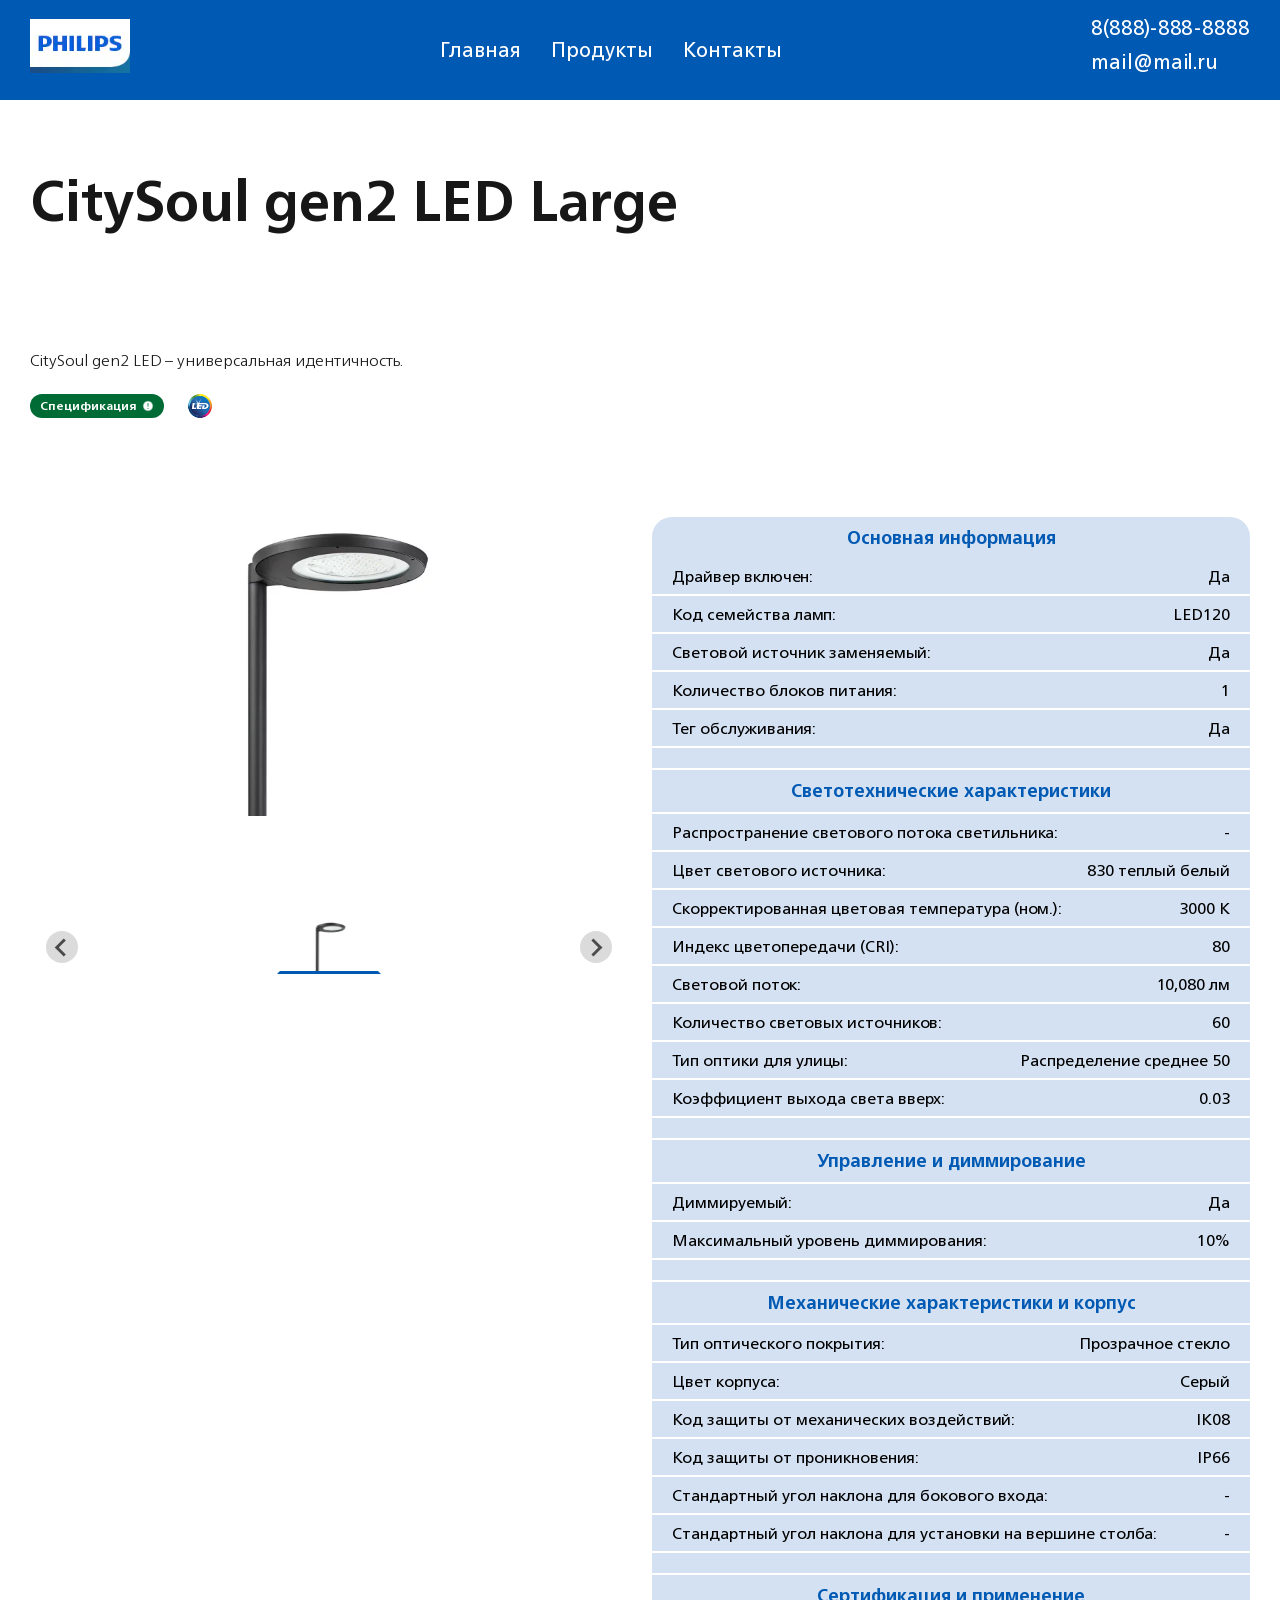
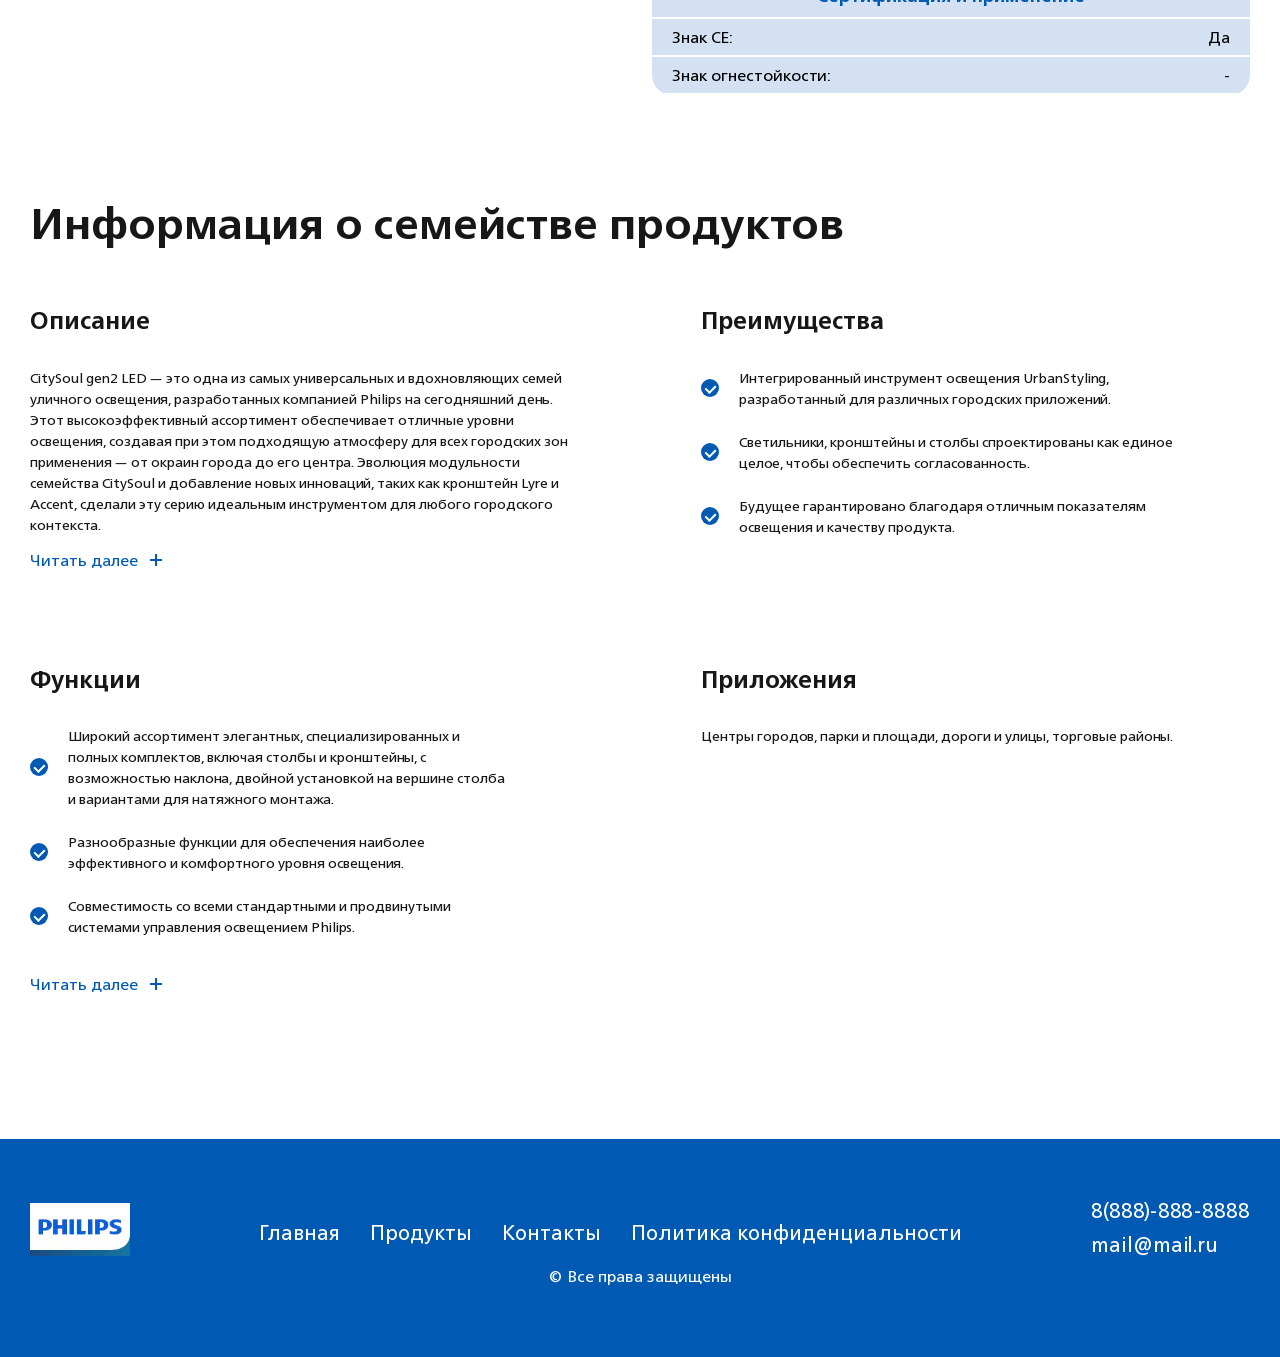
<file: citySoul-gen2-LED-Large.html>
<!DOCTYPE html>
<html lang="ru">
<head>
    <meta charset="UTF-8">
    <meta name="viewport" content="width=device-width, initial-scale=1.0">   
    <title>CitySoul gen2 LED Large</title>
    <link rel="icon" href="assets/favicon/favicon-16x16.png" type="image/png">
    <link rel="icon" href="assets/favicon/favicon-32x32.png" type="image/png">
    <link rel="icon" href="assets/favicon/favicon.ico" type="image/x-icon">
    <link rel="stylesheet" href="assets/css/baguetteBox.min.css">
    <link rel="stylesheet" href="assets/css/splide.min.css">
    <link rel="stylesheet" href="assets/css/style.css">
</head>
<body>
    <div class="body__container">
        <div class="modal__error modal-hide">
            <div class="modal__error-dialog">
                <div class="modal__error-content modal__content">
                    <h2 class="modal__error-title modal__title">Упс, ошибочка!</h2>
                    <div class="modal__error-close modal__close"></div>
                </div>
            </div>
        </div>
        <div class="modal__succes modal-hide">
            <div class="modal__succes-dialog">
                <div class="modal__succes-content modal__content">
                    <h2 class="modal__succes-title modal__title">Успешно отправлено</h2>
                    <div class="modal__succes-close modal__close"></div>
                </div>
            </div>
        </div>
        <div class="modal modal-hide">
            <div class="modal__dialog">
                <div class="modal__content">
                    <h2 class="modal__title">Название товара</h2>
                    <div class="modal__close"></div>
                    <div class="modal__container">
                        <form class="modal__form">
                            <div>
                                <input type="text" name="your-name" autocomplete="name" class="modal__input">
                            </div>
                            <div>
                                <input type="tel" name="your-tel" autocomplete="tel" class="modal__input">
                            </div>
                            <button class="modal__btn" type="submit">Заказать</button>
                        </form>
                        <p class="modal__form-warning">Нажимая кнопку "Заказать" вы соглашаетесь с <a href="policy.html" target="_blank">Политикой конфиденциальности</a></p>
                    </div>
                </div>
            </div>
        </div>
        <div class="performance performance-hide">
            <div class="performance__dialog">
                <div class="performance__content">
                    <div class="performance__head">
                        <h2 class="performance__title">Характеристики продукта</h2>
                        <p class="performance__descr">Найти подходящие светильники для различных планов, потребностей и бюджетов легко благодаря обширному портфолио Philips. Оно гарантирует, что у вас всегда будет качественное решение по желаемой цене.</p>
                        <div class="performance__close"></div>
                    </div>
                    <div class="performance__wrapper">
                        <!-- 1 -->
                        <div class="performance__item">
                            <h3 class="performance__item-title">Ценность</h3>
                            <div class="performance__item-content">
                                <div class="performance__item-header">
                                    <h4 class="performance__item-subtitle">Решение</h4>
                                    <p class="performance__item-subdescr">Основной ассортимент надежных продуктов</p>
                                </div>  
                                <div class="performance__item-box">
                                    <h4 class="performance__item-subtitle">Производительность</h4>
                                    <div class="performance__item-wrapper">
                                        <div class="performance__item-img">
                                            <img src="assets/icons/lampochka.svg" alt="Лампочка">
                                        </div>
                                        <div class="performance__item-img">
                                            <img src="assets/icons/lampochka.svg" alt="Лампочка">
                                        </div>
                                        <div class="performance__item-img">
                                            <img src="assets/icons/lampochka.svg" alt="Лампочка">
                                        </div>
                                        <div class="performance__item-img">
                                            <img src="assets/icons/lampochka2.svg" alt="Лампочка">
                                        </div>
                                        <div class="performance__item-img">
                                            <img src="assets/icons/lampochka2.svg" alt="Лампочка">
                                        </div>
                                    </div>
                                </div>     
                                <div class="performance__item-box">
                                    <h4 class="performance__item-subtitle">Стоимость</h4>
                                    <div class="performance__item-wrapper">
                                        <div class="performance__item-img">
                                            <img src="assets/icons/hand.svg" alt="Стоимость">
                                        </div>
                                        <div class="performance__item-img">
                                            <img src="assets/icons/hand2.svg" alt="Стоимость">
                                        </div>
                                        <div class="performance__item-img">
                                            <img src="assets/icons/hand2.svg" alt="Стоимость">
                                        </div>
                                        <div class="performance__item-img">
                                            <img src="assets/icons/hand2.svg" alt="Стоимость">
                                        </div>
                                        <div class="performance__item-img">
                                            <img src="assets/icons/hand2.svg" alt="Стоимость">
                                        </div>
                                    </div>
                                </div>      
                                <div class="performance__item-box">
                                    <h4 class="performance__item-subtitle">Срок службы</h4>
                                    <p class="performance__item-subdescr">50,000 L80</p>
                                </div>   
                                <div class="performance__item-box">
                                    <h4 class="performance__item-subtitle">Гарантия</h4>
                                    <p class="performance__item-subdescr">3 года</p>
                                </div>              
                            </div>
                        </div>

                        <!-- 2 -->
                        <div class="performance__item">
                            <h3 class="performance__item-title">Эффективность</h3>
                            <div class="performance__item-content green">
                                <div class="performance__item-header">
                                    <h4 class="performance__item-subtitle">Решение</h4>
                                    <p class="performance__item-subdescr">Подходит для каждого проекта, где свет имеет значение.</p>
                                </div>  
                                <div class="performance__item-box">
                                    <h4 class="performance__item-subtitle">Производительность</h4>
                                    <div class="performance__item-wrapper">
                                        <div class="performance__item-img">
                                            <img src="assets/icons/lampochka-green.svg" alt="Лампочка">
                                        </div>
                                        <div class="performance__item-img">
                                            <img src="assets/icons/lampochka-green.svg" alt="Лампочка">
                                        </div>
                                        <div class="performance__item-img">
                                            <img src="assets/icons/lampochka-green.svg" alt="Лампочка">
                                        </div>
                                        <div class="performance__item-img">
                                            <img src="assets/icons/lampochka-green.svg" alt="Лампочка">
                                        </div>
                                        <div class="performance__item-img">
                                            <img src="assets/icons/lampochka2.svg" alt="Лампочка">
                                        </div>
                                    </div>
                                </div>     
                                <div class="performance__item-box">
                                    <h4 class="performance__item-subtitle">Стоимость</h4>
                                    <div class="performance__item-wrapper">
                                        <div class="performance__item-img">
                                            <img src="assets/icons/hand-green.svg" alt="Стоимость">
                                        </div>
                                        <div class="performance__item-img">
                                            <img src="assets/icons/hand-green.svg" alt="Стоимость">
                                        </div>
                                        <div class="performance__item-img">
                                            <img src="assets/icons/hand2.svg" alt="Стоимость">
                                        </div>
                                        <div class="performance__item-img">
                                            <img src="assets/icons/hand2.svg" alt="Стоимость">
                                        </div>
                                        <div class="performance__item-img">
                                            <img src="assets/icons/hand2.svg" alt="Стоимость">
                                        </div>
                                    </div>
                                </div>      
                                <div class="performance__item-box">
                                    <h4 class="performance__item-subtitle">Срок службы</h4>
                                    <p class="performance__item-subdescr">100,000 L70</p>
                                </div>   
                                <div class="performance__item-box">
                                    <h4 class="performance__item-subtitle">Гарантия</h4>
                                    <p class="performance__item-subdescr">3,5 года</p>
                                </div>              
                            </div>
                        </div>

                         <!-- 3 -->
                        <div class="performance__item">
                            <h3 class="performance__item-title">Спецификация</h3>
                            <div class="performance__item-content blue">
                                <div class="performance__item-header">
                                    <h4 class="performance__item-subtitle">Решение</h4>
                                    <p class="performance__item-subdescr">Подходит для каждого проекта, где свет имеет значение.</p>
                                </div>  
                                <div class="performance__item-box">
                                    <h4 class="performance__item-subtitle">Производительность</h4>
                                    <div class="performance__item-wrapper">
                                        <div class="performance__item-img">
                                            <img src="assets/icons/lampochka-blue.svg" alt="Лампочка">
                                        </div>
                                        <div class="performance__item-img">
                                            <img src="assets/icons/lampochka-blue.svg" alt="Лампочка">
                                        </div>
                                        <div class="performance__item-img">
                                            <img src="assets/icons/lampochka-blue.svg" alt="Лампочка">
                                        </div>
                                        <div class="performance__item-img">
                                            <img src="assets/icons/lampochka-blue.svg" alt="Лампочка">
                                        </div>
                                        <div class="performance__item-img">
                                            <img src="assets/icons/lampochka-blue.svg" alt="Лампочка">
                                        </div>
                                    </div>
                                </div>     
                                <div class="performance__item-box">
                                    <h4 class="performance__item-subtitle">Стоимость</h4>
                                    <div class="performance__item-wrapper">
                                        <div class="performance__item-img">
                                            <img src="assets/icons/hand-blue.svg" alt="Стоимость">
                                        </div>
                                        <div class="performance__item-img">
                                            <img src="assets/icons/hand-blue.svg" alt="Стоимость">
                                        </div>
                                        <div class="performance__item-img">
                                            <img src="assets/icons/hand-blue.svg" alt="Стоимость">
                                        </div>
                                        <div class="performance__item-img">
                                            <img src="assets/icons/hand-blue.svg" alt="Стоимость">
                                        </div>
                                        <div class="performance__item-img">
                                            <img src="assets/icons/hand2.svg" alt="Стоимость">
                                        </div>
                                    </div>
                                </div>      
                                <div class="performance__item-box">
                                    <h4 class="performance__item-subtitle">Срок службы</h4>
                                    <p class="performance__item-subdescr">100,000 L90</p>
                                </div>   
                                <div class="performance__item-box">
                                    <h4 class="performance__item-subtitle">Гарантия</h4>
                                    <p class="performance__item-subdescr">3,5 года</p>
                                </div>              
                            </div>
                        </div>
                    </div>
                </div>
            </div>
        </div>
        <header class="header">
            <div class="container">
                <div class="header__wrapper">
                    <a href="index.html" class="header__logo">
                        <img src="assets/icons/logo.webp" alt="Логотип сайат" class="header__logo-img">
                    </a>
                    <nav class="header__nav">
                        <ul class="header__nav-list">
                            <li><a href="index.html">Главная</a></li>
                            <li><a href="#">Продукты</a></li>
                            <li><a href="#">Контакты</a></li>
                        </ul>
                    </nav>
                    <div class="header__contacts">
                        <a href="#" class="header__contacts-link">8(888)-888-8888</a>
                        <a href="#" class="header__contacts-link">mail@mail.ru</a>
                    </div>
                    <div class="header__hamburger hamburger">
                        <span></span><span></span><span></span>
                    </div>
                </div>
            </div>
        </header>
        <main class="content">
            <section class="head">
                <div class="container">
                    <h1 class="head__title title">CitySoul gen2 LED Large</h1>
                    <p class="head__descr descr">CitySoul gen2 LED – универсальная идентичность.</p>
                    <div class="head__wrapper">
                        <button class="head__spec green-bg">
                            <h5 class="head__spec-text">Спецификация</h5>                          
                            <img src="assets/icons/alert.svg" alt="Предупреждение" loading="lazy" class="head__spec-img">                            
                        </button>
                        <div class="head__img">
                            <img src="assets/icons/led.webp" alt="led" loading="lazy">
                        </div>
                    </div>
                </div>
            </section>
            <section class="product-slider">
                <div class="container">
                    <div class="product-slider__wrapper">
                        <div class="product-slider__slider">                            
                            <div class="splide product-slider__slider-big" id="main-slider" role="group" aria-label="Splide Basic HTML Example">
                                <div class="splide__track">
                                    <ul class="splide__list">
                                        <li class="splide__slide">
                                            <div class="product-slider__item">
                                                <a href="assets/img/citySoul-gen2-LED-Large/BPP531_BSP_80LED-slide01.webp" data-caption="BPP531_BSP_80LED">
                                                    <img src="assets/img/citySoul-gen2-LED-Large/BPP531_BSP_80LED-slide01.webp" alt="BPP531_BSP_80LED" loading="lazy">
                                                </a>
                                            </div>                                            
                                        </li>                      
                                    </ul>
                                </div>
                            </div>

                            <div class="splide" id="thumbnail-slider" role="group" aria-label="Splide Basic HTML Example">
                                <div class="splide__track">
                                    <ul class="splide__list">
                                        <li class="splide__slide">
                                            <img src="assets/img/citySoul-gen2-LED-Large/BPP531_BSP_80LED-slide01.webp" alt="BPP531_BSP_80LED" loading="lazy">
                                        </li> 
                                    </ul>
                                </div>
                            </div>
                        </div>
                        <div class="product-slider__specifications">
                            <table class="product-slider__specifications-table specifications-table">
                                <thead class="specifications-table__header">
                                    <tr class="specifications-table__head">
                                        <th>Основная информация</th>
                                    </tr>
                                </thead>
                                <tbody class="specifications-table__content">
                                    <tr class="specifications-table__row">
                                        <td class="specifications-table__item">Драйвер включен: </td>
                                        <td class="specifications-table__item">Да</td>
                                    </tr>  
                                    <tr class="specifications-table__row">
                                        <td class="specifications-table__item">Код семейства ламп: </td>
                                        <td class="specifications-table__item">LED120</td>
                                    </tr>     
                                    <tr class="specifications-table__row">
                                        <td class="specifications-table__item">Световой источник заменяемый:</td>
                                        <td class="specifications-table__item">Да</td>
                                    </tr>    
                                    <tr class="specifications-table__row">
                                        <td class="specifications-table__item">Количество блоков питания: </td>
                                        <td class="specifications-table__item">1</td>
                                    </tr>
                                    <tr class="specifications-table__row">
                                        <td class="specifications-table__item">Тег обслуживания: </td>
                                        <td class="specifications-table__item">Да</td>
                                    </tr>                                        

                                    <tr class="specifications-table__row">
                                        <td class="specifications-table__item"></td>
                                    </tr>   
                                    
                                    <tr class="specifications-table__row ">
                                        <td class="specifications-table__item table__head">Светотехнические характеристики</td>
                                    </tr>
                                    <tr class="specifications-table__row">
                                        <td class="specifications-table__item">Распространение светового потока светильника: </td>
                                        <td class="specifications-table__item"> - </td>
                                    </tr> 
                                    <tr class="specifications-table__row">
                                        <td class="specifications-table__item">Цвет светового источника: </td>
                                        <td class="specifications-table__item">830 теплый белый</td>
                                    </tr>
                                    <tr class="specifications-table__row">
                                        <td class="specifications-table__item">Скорректированная цветовая температура (ном.): </td>
                                        <td class="specifications-table__item"> 3000 K</td>
                                    </tr>
                                    <tr class="specifications-table__row">
                                        <td class="specifications-table__item">Индекс цветопередачи (CRI): </td>
                                        <td class="specifications-table__item"> 80</td>
                                    </tr>   
                                    <tr class="specifications-table__row">
                                        <td class="specifications-table__item">Световой поток: </td>
                                        <td class="specifications-table__item">10,080 лм</td>
                                    </tr> 
                                    <tr class="specifications-table__row">
                                        <td class="specifications-table__item">Количество световых источников: </td>
                                        <td class="specifications-table__item">60</td>
                                    </tr>  
                                    <tr class="specifications-table__row">
                                        <td class="specifications-table__item">Тип оптики для улицы: </td>
                                        <td class="specifications-table__item">Распределение среднее 50</td>
                                    </tr> 
                                    <tr class="specifications-table__row">
                                        <td class="specifications-table__item">Коэффициент выхода света вверх:</td>
                                        <td class="specifications-table__item">0.03</td>
                                    </tr>                               
                                    
                                    <tr class="specifications-table__row">
                                        <td class="specifications-table__item"></td>
                                    </tr>  
                                    
                                    <tr class="specifications-table__row ">
                                        <td class="specifications-table__item table__head">Управление и диммирование</td>
                                    </tr>
                                    <tr class="specifications-table__row">
                                        <td class="specifications-table__item">Диммируемый: </td>
                                        <td class="specifications-table__item">Да</td>
                                    </tr> 
                                    <tr class="specifications-table__row">
                                        <td class="specifications-table__item">Максимальный уровень диммирования: </td>
                                        <td class="specifications-table__item">10%</td>
                                    </tr>         

                                    <tr class="specifications-table__row">
                                        <td class="specifications-table__item"></td>
                                    </tr> 

                                    <tr class="specifications-table__row ">
                                        <td class="specifications-table__item table__head">Механические характеристики и корпус</td>
                                    </tr>
                                    <tr class="specifications-table__row">
                                        <td class="specifications-table__item">Тип оптического покрытия: </td>
                                        <td class="specifications-table__item">Прозрачное стекло</td>
                                    </tr>  
                                    <tr class="specifications-table__row">
                                        <td class="specifications-table__item">Цвет корпуса: </td>
                                        <td class="specifications-table__item">Серый</td>
                                    </tr> 
                                    <tr class="specifications-table__row">
                                        <td class="specifications-table__item">Код защиты от механических воздействий: </td>
                                        <td class="specifications-table__item">IK08</td>
                                    </tr>
                                    <tr class="specifications-table__row">
                                        <td class="specifications-table__item">Код защиты от проникновения: </td>
                                        <td class="specifications-table__item">IP66</td>
                                    </tr>
                                    <tr class="specifications-table__row">
                                        <td class="specifications-table__item">Стандартный угол наклона для бокового входа: </td>
                                        <td class="specifications-table__item"> -</td>
                                    </tr>
                                    <tr class="specifications-table__row">
                                        <td class="specifications-table__item">Стандартный угол наклона для установки на вершине столба:</td>
                                        <td class="specifications-table__item"> -</td>
                                    </tr>
                                    
                                    <tr class="specifications-table__row">
                                        <td class="specifications-table__item"></td>
                                    </tr>                                    

                                    <tr class="specifications-table__row ">
                                        <td class="specifications-table__item table__head">Сертификация и применение</td>
                                    </tr>
                                    <tr class="specifications-table__row">
                                        <td class="specifications-table__item">Знак CE:  </td>
                                        <td class="specifications-table__item">Да</td>
                                    </tr>  
                                    <tr class="specifications-table__row">
                                        <td class="specifications-table__item">Знак огнестойкости: </td>
                                        <td class="specifications-table__item">-</td>
                                    </tr>
                                </tbody>
                            </table>
                        </div>
                    </div>
                </div>
            </section>
            <!-- Секция с информацией -->
            <section class="product-information">
                <div class="container">
                    <h2 class="product-information__title">Информация о семействе продуктов</h2>
                    <div class="product-information__wrapper">
                        <div class="product-information__item">
                            <h2 class="product-information__item-title">Описание</h2>
                            <p class="product-information__item-descr">CitySoul gen2 LED — это одна из самых универсальных и вдохновляющих семей уличного освещения, разработанных компанией Philips на сегодняшний день. Этот высокоэффективный ассортимент обеспечивает отличные уровни освещения, создавая при этом подходящую атмосферу для всех городских зон применения — от окраин города до его центра. Эволюция модульности семейства CitySoul и добавление новых инноваций, таких как кронштейн Lyre и Accent, сделали эту серию идеальным инструментом для любого городского контекста. </p>
                            <p class="product-information__item-descr product-information__hide hide__element">Дизайн стал более плоским и полностью круглым, а переходы между кронштейном и держателем выполнены вровень, что придает вашему городскому ландшафту единообразный, элегантный и сдержанный облик. Разработанный вокруг своего светодиодного двигателя, CitySoul gen2 LED отличается высокой эффективностью и легкостью в обслуживании. Он доступен в двух размерах и подходит для бокового входа, установки на вершине столба, подвесного и натяжного монтажа.</p>
                            <button class="product-information__item-next">Читать далее</button>
                        </div>
                        <div class="product-information__item">
                            <h2 class="product-information__item-title">Преимущества</h2>                            
                            <ul class="product-information__list">
                                <li class="product-information__list-item">
                                    <div class="product-information__list-check"></div>
                                    <h2 class="product-information__list-descr">Интегрированный инструмент освещения UrbanStyling, разработанный для различных городских приложений.</h2>
                                </li>
                                <li class="product-information__list-item">
                                    <div class="product-information__list-check"></div>
                                    <h2 class="product-information__list-descr">Светильники, кронштейны и столбы спроектированы как единое целое, чтобы обеспечить согласованность.</h2>
                                </li>
                                <li class="product-information__list-item">
                                    <div class="product-information__list-check"></div>
                                    <h2 class="product-information__list-descr">Будущее гарантировано благодаря отличным показателям освещения и качеству продукта.</h2>
                                </li>                                                              
                            </ul>                  
                        </div>
                    </div>
                    <div class="product-information__wrapper">
                        <div class="product-information__item">
                            <h2 class="product-information__item-title">Функции</h2>                            
                            <ul class="product-information__list">
                                <li class="product-information__list-item">
                                    <div class="product-information__list-check"></div>
                                    <h2 class="product-information__list-descr">Широкий ассортимент элегантных, специализированных и полных комплектов, включая столбы и кронштейны, с возможностью наклона, двойной установкой на вершине столба и вариантами для натяжного монтажа.</h2>
                                </li>
                                <li class="product-information__list-item">
                                    <div class="product-information__list-check"></div>
                                    <h2 class="product-information__list-descr">Разнообразные функции для обеспечения наиболее эффективного и комфортного уровня освещения.</h2>
                                </li>
                                <li class="product-information__list-item">
                                    <div class="product-information__list-check"></div>
                                    <h2 class="product-information__list-descr">Совместимость со всеми стандартными и продвинутыми системами управления освещением Philips.</h2>
                                </li>                                                              
                            </ul>  
                            <ul class="product-information__list product-information__hide hide__element">
                                <li class="product-information__list-item">
                                    <div class="product-information__list-check"></div>
                                    <h2 class="product-information__list-descr">Легкое обслуживание на месте.</h2>
                                </li>   
                                <li class="product-information__list-item">
                                    <div class="product-information__list-check"></div>
                                    <h2 class="product-information__list-descr">Совместимость с существующими столбами и кронштейнами CitySoul, такими как Flip, Morph, Jump и Sweep.</h2>
                                </li>                                  
                            </ul>
                            <button class="product-information__item-next">Читать далее</button>
                        </div>

                        <div class="product-information__item">
                            <h2 class="product-information__item-title">Приложения</h2>
                            <p class="product-information__item-descr">Центры городов, парки и площади, дороги и улицы, торговые районы.</p>                            
                        </div>                        
                    </div>
                </div>
            </section>
        </main>
        <footer class="footer">
            <div class="container">
                <div class="footer__wrapper">
                    <a href="index.html" class="footer__logo">
                        <img src="assets/icons/logo.webp" alt="Логотип сайта">
                    </a>
                    <nav class="footer__nav">
                        <ul class="footer__nav-list">
                            <li><a href="index.html">Главная</a></li>
                            <li><a href="#">Продукты</a></li>
                            <li><a href="#">Контакты</a></li>
                            <li><a href="#">Политика конфиденциальности</a></li>
                        </ul>
                    </nav>
                    <div class="footer__contacts">
                        <a href="#" class="footer__contacts-link">8(888)-888-8888</a>
                        <a href="#" class="footer__contacts-link">mail@mail.ru</a>
                    </div>                    
                </div>
                <div class="footer__copy">© Все права защищены</div>
            </div>
        </footer>
    </div>
    <script src="assets/js/splide.min.js"></script>
    <script src="assets/js/baguetteBox.min.js"></script>
    <script src="assets/js/hamburger.js"></script>
    <script src="assets/js/modal.js"></script>
    <script src="assets/js/slider.js"></script>
    <script src="assets/js/open-more.js"></script>
    <script src="assets/js/form.js"></script>
</body>
</html>
</file>
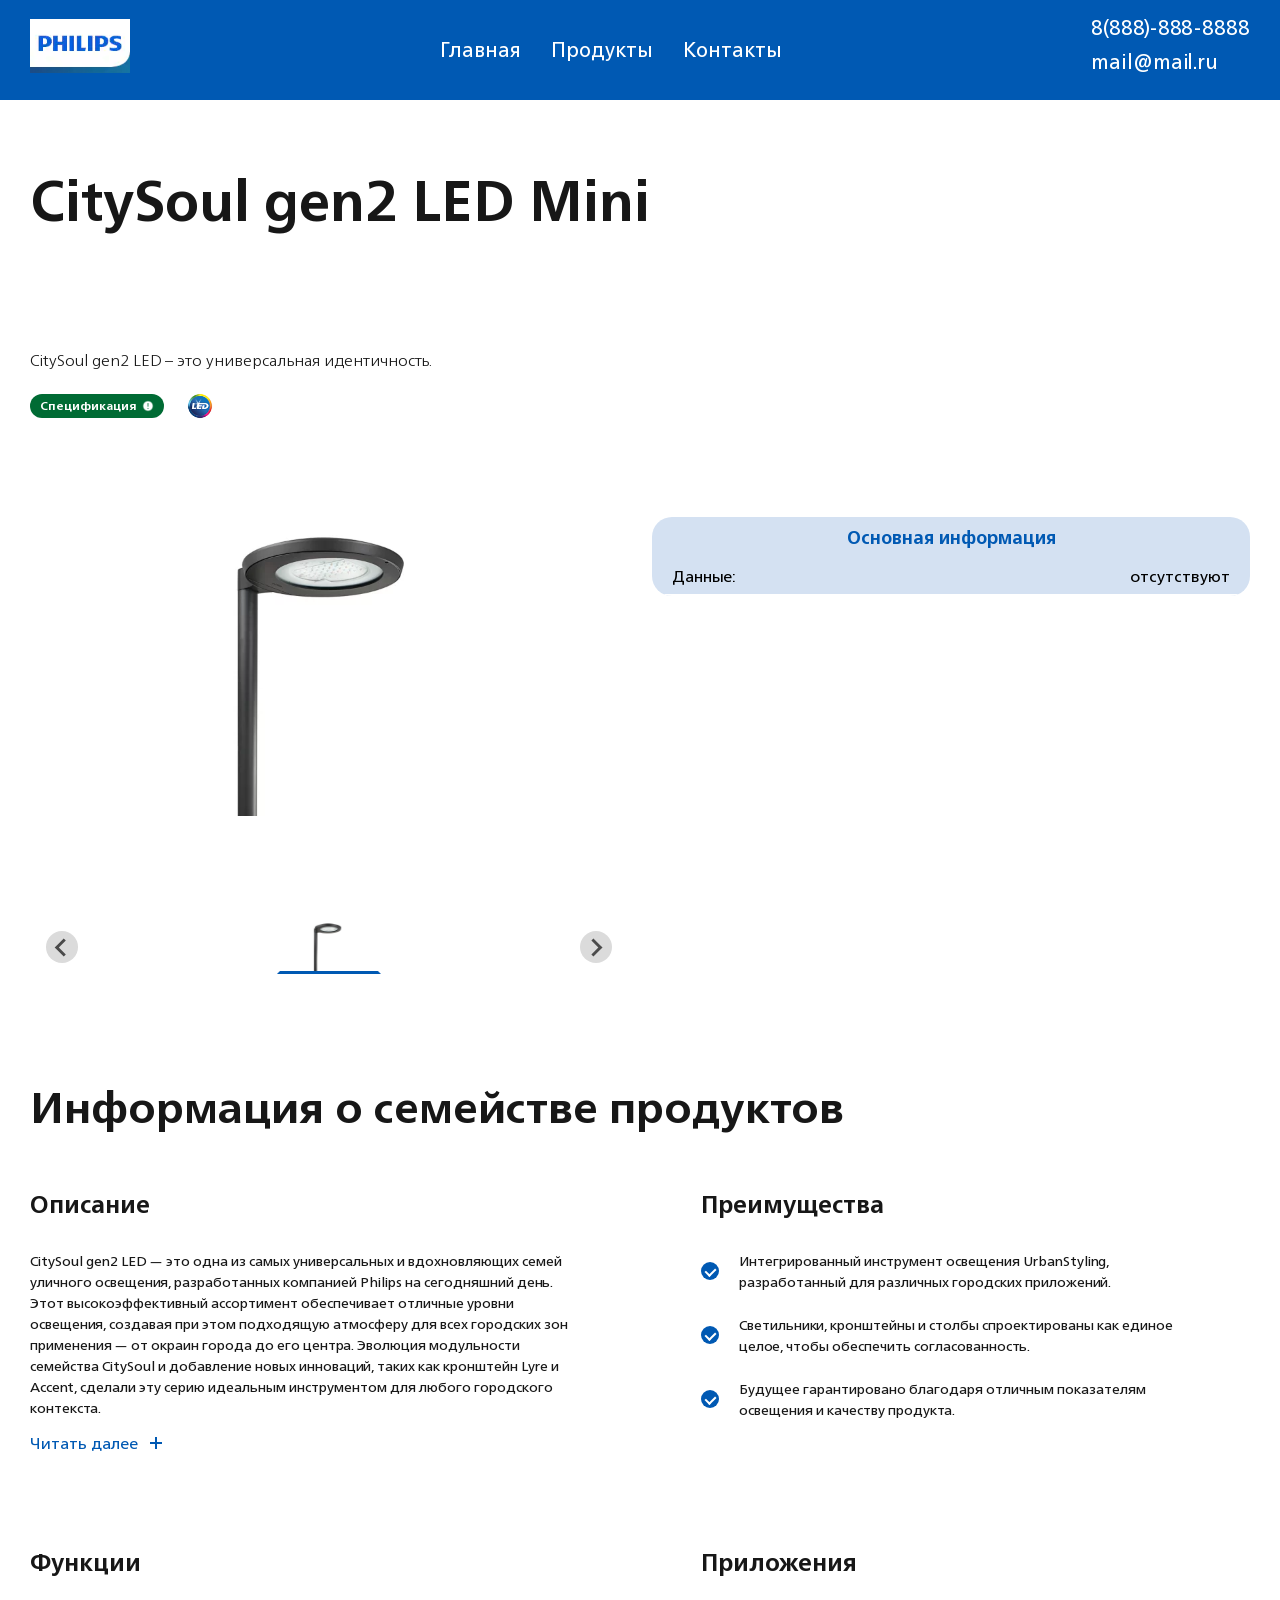
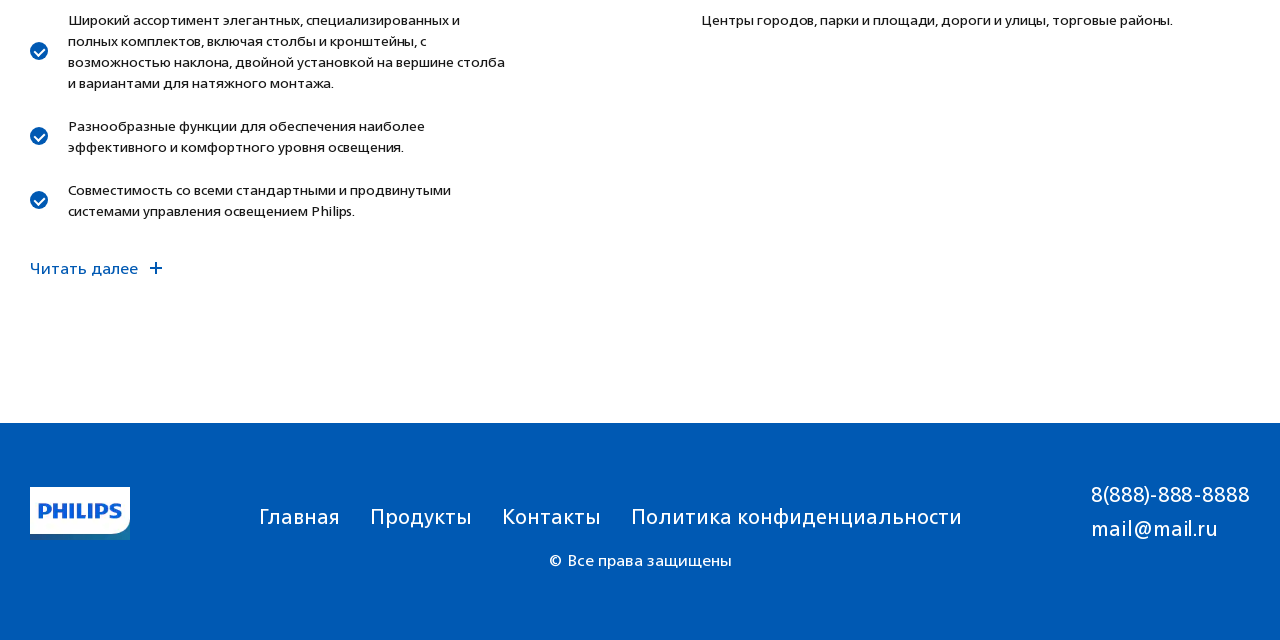
<file: CitySoul-gen2-LED-Mini.html>
<!DOCTYPE html>
<html lang="ru">
<head>
    <meta charset="UTF-8">
    <meta name="viewport" content="width=device-width, initial-scale=1.0">   
    <title>CitySoul gen2 LED Mini</title>
    <link rel="icon" href="assets/favicon/favicon-16x16.png" type="image/png">
    <link rel="icon" href="assets/favicon/favicon-32x32.png" type="image/png">
    <link rel="icon" href="assets/favicon/favicon.ico" type="image/x-icon">
    <link rel="stylesheet" href="assets/css/baguetteBox.min.css">
    <link rel="stylesheet" href="assets/css/splide.min.css">
    <link rel="stylesheet" href="assets/css/style.css">
</head>
<body>
    <div class="body__container">
        <div class="modal__error modal-hide">
            <div class="modal__error-dialog">
                <div class="modal__error-content modal__content">
                    <h2 class="modal__error-title modal__title">Упс, ошибочка!</h2>
                    <div class="modal__error-close modal__close"></div>
                </div>
            </div>
        </div>
        <div class="modal__succes modal-hide">
            <div class="modal__succes-dialog">
                <div class="modal__succes-content modal__content">
                    <h2 class="modal__succes-title modal__title">Успешно отправлено</h2>
                    <div class="modal__succes-close modal__close"></div>
                </div>
            </div>
        </div>
        <div class="modal modal-hide">
            <div class="modal__dialog">
                <div class="modal__content">
                    <h2 class="modal__title">Название товара</h2>
                    <div class="modal__close"></div>
                    <div class="modal__container">
                        <form class="modal__form">
                            <div>
                                <input type="text" name="your-name" autocomplete="name" class="modal__input">
                            </div>
                            <div>
                                <input type="tel" name="your-tel" autocomplete="tel" class="modal__input">
                            </div>
                            <button class="modal__btn" type="submit">Заказать</button>
                        </form>
                        <p class="modal__form-warning">Нажимая кнопку "Заказать" вы соглашаетесь с <a href="policy.html" target="_blank">Политикой конфиденциальности</a></p>
                    </div>
                </div>
            </div>
        </div>
        <div class="performance performance-hide">
            <div class="performance__dialog">
                <div class="performance__content">
                    <div class="performance__head">
                        <h2 class="performance__title">Характеристики продукта</h2>
                        <p class="performance__descr">Найти подходящие светильники для различных планов, потребностей и бюджетов легко благодаря обширному портфолио Philips. Оно гарантирует, что у вас всегда будет качественное решение по желаемой цене.</p>
                        <div class="performance__close"></div>
                    </div>
                    <div class="performance__wrapper">
                        <!-- 1 -->
                        <div class="performance__item">
                            <h3 class="performance__item-title">Ценность</h3>
                            <div class="performance__item-content">
                                <div class="performance__item-header">
                                    <h4 class="performance__item-subtitle">Решение</h4>
                                    <p class="performance__item-subdescr">Основной ассортимент надежных продуктов</p>
                                </div>  
                                <div class="performance__item-box">
                                    <h4 class="performance__item-subtitle">Производительность</h4>
                                    <div class="performance__item-wrapper">
                                        <div class="performance__item-img">
                                            <img src="assets/icons/lampochka.svg" alt="Лампочка">
                                        </div>
                                        <div class="performance__item-img">
                                            <img src="assets/icons/lampochka.svg" alt="Лампочка">
                                        </div>
                                        <div class="performance__item-img">
                                            <img src="assets/icons/lampochka.svg" alt="Лампочка">
                                        </div>
                                        <div class="performance__item-img">
                                            <img src="assets/icons/lampochka2.svg" alt="Лампочка">
                                        </div>
                                        <div class="performance__item-img">
                                            <img src="assets/icons/lampochka2.svg" alt="Лампочка">
                                        </div>
                                    </div>
                                </div>     
                                <div class="performance__item-box">
                                    <h4 class="performance__item-subtitle">Стоимость</h4>
                                    <div class="performance__item-wrapper">
                                        <div class="performance__item-img">
                                            <img src="assets/icons/hand.svg" alt="Стоимость">
                                        </div>
                                        <div class="performance__item-img">
                                            <img src="assets/icons/hand2.svg" alt="Стоимость">
                                        </div>
                                        <div class="performance__item-img">
                                            <img src="assets/icons/hand2.svg" alt="Стоимость">
                                        </div>
                                        <div class="performance__item-img">
                                            <img src="assets/icons/hand2.svg" alt="Стоимость">
                                        </div>
                                        <div class="performance__item-img">
                                            <img src="assets/icons/hand2.svg" alt="Стоимость">
                                        </div>
                                    </div>
                                </div>      
                                <div class="performance__item-box">
                                    <h4 class="performance__item-subtitle">Срок службы</h4>
                                    <p class="performance__item-subdescr">50,000 L80</p>
                                </div>   
                                <div class="performance__item-box">
                                    <h4 class="performance__item-subtitle">Гарантия</h4>
                                    <p class="performance__item-subdescr">3 года</p>
                                </div>              
                            </div>
                        </div>

                        <!-- 2 -->
                        <div class="performance__item">
                            <h3 class="performance__item-title">Эффективность</h3>
                            <div class="performance__item-content green">
                                <div class="performance__item-header">
                                    <h4 class="performance__item-subtitle">Решение</h4>
                                    <p class="performance__item-subdescr">Подходит для каждого проекта, где свет имеет значение.</p>
                                </div>  
                                <div class="performance__item-box">
                                    <h4 class="performance__item-subtitle">Производительность</h4>
                                    <div class="performance__item-wrapper">
                                        <div class="performance__item-img">
                                            <img src="assets/icons/lampochka-green.svg" alt="Лампочка">
                                        </div>
                                        <div class="performance__item-img">
                                            <img src="assets/icons/lampochka-green.svg" alt="Лампочка">
                                        </div>
                                        <div class="performance__item-img">
                                            <img src="assets/icons/lampochka-green.svg" alt="Лампочка">
                                        </div>
                                        <div class="performance__item-img">
                                            <img src="assets/icons/lampochka-green.svg" alt="Лампочка">
                                        </div>
                                        <div class="performance__item-img">
                                            <img src="assets/icons/lampochka2.svg" alt="Лампочка">
                                        </div>
                                    </div>
                                </div>     
                                <div class="performance__item-box">
                                    <h4 class="performance__item-subtitle">Стоимость</h4>
                                    <div class="performance__item-wrapper">
                                        <div class="performance__item-img">
                                            <img src="assets/icons/hand-green.svg" alt="Стоимость">
                                        </div>
                                        <div class="performance__item-img">
                                            <img src="assets/icons/hand-green.svg" alt="Стоимость">
                                        </div>
                                        <div class="performance__item-img">
                                            <img src="assets/icons/hand2.svg" alt="Стоимость">
                                        </div>
                                        <div class="performance__item-img">
                                            <img src="assets/icons/hand2.svg" alt="Стоимость">
                                        </div>
                                        <div class="performance__item-img">
                                            <img src="assets/icons/hand2.svg" alt="Стоимость">
                                        </div>
                                    </div>
                                </div>      
                                <div class="performance__item-box">
                                    <h4 class="performance__item-subtitle">Срок службы</h4>
                                    <p class="performance__item-subdescr">100,000 L70</p>
                                </div>   
                                <div class="performance__item-box">
                                    <h4 class="performance__item-subtitle">Гарантия</h4>
                                    <p class="performance__item-subdescr">3,5 года</p>
                                </div>              
                            </div>
                        </div>

                         <!-- 3 -->
                        <div class="performance__item">
                            <h3 class="performance__item-title">Спецификация</h3>
                            <div class="performance__item-content blue">
                                <div class="performance__item-header">
                                    <h4 class="performance__item-subtitle">Решение</h4>
                                    <p class="performance__item-subdescr">Подходит для каждого проекта, где свет имеет значение.</p>
                                </div>  
                                <div class="performance__item-box">
                                    <h4 class="performance__item-subtitle">Производительность</h4>
                                    <div class="performance__item-wrapper">
                                        <div class="performance__item-img">
                                            <img src="assets/icons/lampochka-blue.svg" alt="Лампочка">
                                        </div>
                                        <div class="performance__item-img">
                                            <img src="assets/icons/lampochka-blue.svg" alt="Лампочка">
                                        </div>
                                        <div class="performance__item-img">
                                            <img src="assets/icons/lampochka-blue.svg" alt="Лампочка">
                                        </div>
                                        <div class="performance__item-img">
                                            <img src="assets/icons/lampochka-blue.svg" alt="Лампочка">
                                        </div>
                                        <div class="performance__item-img">
                                            <img src="assets/icons/lampochka-blue.svg" alt="Лампочка">
                                        </div>
                                    </div>
                                </div>     
                                <div class="performance__item-box">
                                    <h4 class="performance__item-subtitle">Стоимость</h4>
                                    <div class="performance__item-wrapper">
                                        <div class="performance__item-img">
                                            <img src="assets/icons/hand-blue.svg" alt="Стоимость">
                                        </div>
                                        <div class="performance__item-img">
                                            <img src="assets/icons/hand-blue.svg" alt="Стоимость">
                                        </div>
                                        <div class="performance__item-img">
                                            <img src="assets/icons/hand-blue.svg" alt="Стоимость">
                                        </div>
                                        <div class="performance__item-img">
                                            <img src="assets/icons/hand-blue.svg" alt="Стоимость">
                                        </div>
                                        <div class="performance__item-img">
                                            <img src="assets/icons/hand2.svg" alt="Стоимость">
                                        </div>
                                    </div>
                                </div>      
                                <div class="performance__item-box">
                                    <h4 class="performance__item-subtitle">Срок службы</h4>
                                    <p class="performance__item-subdescr">100,000 L90</p>
                                </div>   
                                <div class="performance__item-box">
                                    <h4 class="performance__item-subtitle">Гарантия</h4>
                                    <p class="performance__item-subdescr">3,5 года</p>
                                </div>              
                            </div>
                        </div>
                    </div>
                </div>
            </div>
        </div>
        <header class="header">
            <div class="container">
                <div class="header__wrapper">
                    <a href="index.html" class="header__logo">
                        <img src="assets/icons/logo.webp" alt="Логотип сайат" class="header__logo-img">
                    </a>
                    <nav class="header__nav">
                        <ul class="header__nav-list">
                            <li><a href="index.html">Главная</a></li>
                            <li><a href="#">Продукты</a></li>
                            <li><a href="#">Контакты</a></li>
                        </ul>
                    </nav>
                    <div class="header__contacts">
                        <a href="#" class="header__contacts-link">8(888)-888-8888</a>
                        <a href="#" class="header__contacts-link">mail@mail.ru</a>
                    </div>
                    <div class="header__hamburger hamburger">
                        <span></span><span></span><span></span>
                    </div>
                </div>
            </div>
        </header>
        <main class="content">
            <section class="head">
                <div class="container">
                    <h1 class="head__title title">CitySoul gen2 LED Mini</h1>
                    <p class="head__descr descr">CitySoul gen2 LED – это универсальная идентичность.</p>
                    <div class="head__wrapper">
                        <button class="head__spec green-bg">
                            <h5 class="head__spec-text">Спецификация</h5>                          
                            <img src="assets/icons/alert.svg" alt="Предупреждение" loading="lazy" class="head__spec-img">                            
                        </button>
                        <div class="head__img">
                            <img src="assets/icons/led.webp" alt="led" loading="lazy">
                        </div>
                    </div>
                </div>
            </section>
            <section class="product-slider">
                <div class="container">
                    <div class="product-slider__wrapper">
                        <div class="product-slider__slider">                            
                            <div class="splide product-slider__slider-big" id="main-slider" role="group" aria-label="Splide Basic HTML Example">
                                <div class="splide__track">
                                    <ul class="splide__list">
                                        <li class="splide__slide">
                                            <div class="product-slider__item">
                                                <a href="assets/img/CitySoul-gen2-LED-Mini/BPP530_BSP_40LED.webp" data-caption="BPP530_BSP_40LED">
                                                    <img src="assets/img/CitySoul-gen2-LED-Mini/BPP530_BSP_40LED.webp" alt="BPP530_BSP_40LED" loading="lazy">
                                                </a>
                                            </div>                                            
                                        </li>                      
                                    </ul>
                                </div>
                            </div>

                            <div class="splide" id="thumbnail-slider" role="group" aria-label="Splide Basic HTML Example">
                                <div class="splide__track">
                                    <ul class="splide__list">
                                        <li class="splide__slide">
                                            <img src="assets/img/CitySoul-gen2-LED-Mini/BPP530_BSP_40LED.webp" alt="BPP530_BSP" loading="lazy">
                                        </li> 
                                    </ul>
                                </div>
                            </div>
                        </div>
                        <div class="product-slider__specifications">
                            <table class="product-slider__specifications-table specifications-table">
                                <thead class="specifications-table__header">
                                    <tr class="specifications-table__head">
                                        <th>Основная информация</th>
                                    </tr>
                                </thead>
                                <tbody class="specifications-table__content">
                                    <tr class="specifications-table__row">
                                        <td class="specifications-table__item">Данные: </td>
                                        <td class="specifications-table__item">отсутствуют</td>
                                    </tr> 
                                </tbody>
                            </table>
                        </div>
                    </div>
                </div>
            </section>
            <!-- Секция с информацией -->
            <section class="product-information">
                <div class="container">
                    <h2 class="product-information__title">Информация о семействе продуктов</h2>
                    <div class="product-information__wrapper">
                        <div class="product-information__item">
                            <h2 class="product-information__item-title">Описание</h2>
                            <p class="product-information__item-descr">CitySoul gen2 LED — это одна из самых универсальных и вдохновляющих семей уличного освещения, разработанных компанией Philips на сегодняшний день. Этот высокоэффективный ассортимент обеспечивает отличные уровни освещения, создавая при этом подходящую атмосферу для всех городских зон применения — от окраин города до его центра. Эволюция модульности семейства CitySoul и добавление новых инноваций, таких как кронштейн Lyre и Accent, сделали эту серию идеальным инструментом для любого городского контекста. </p>
                            <p class="product-information__item-descr product-information__hide hide__element">Дизайн стал более плоским и полностью круглым, а переходы между кронштейном и держателем выполнены вровень, что придает вашему городскому ландшафту единообразный, элегантный и сдержанный облик. Разработанный вокруг своего светодиодного двигателя, CitySoul gen2 LED отличается высокой эффективностью и легкостью в обслуживании. Он доступен в двух размерах и подходит для бокового входа, установки на вершине столба, подвесного и натяжного монтажа.</p>
                            <button class="product-information__item-next">Читать далее</button>
                        </div>
                        <div class="product-information__item">
                            <h2 class="product-information__item-title">Преимущества</h2>                            
                            <ul class="product-information__list">
                                <li class="product-information__list-item">
                                    <div class="product-information__list-check"></div>
                                    <h2 class="product-information__list-descr">Интегрированный инструмент освещения UrbanStyling, разработанный для различных городских приложений.</h2>
                                </li>
                                <li class="product-information__list-item">
                                    <div class="product-information__list-check"></div>
                                    <h2 class="product-information__list-descr">Светильники, кронштейны и столбы спроектированы как единое целое, чтобы обеспечить согласованность.</h2>
                                </li>
                                <li class="product-information__list-item">
                                    <div class="product-information__list-check"></div>
                                    <h2 class="product-information__list-descr">Будущее гарантировано благодаря отличным показателям освещения и качеству продукта.</h2>
                                </li>                                                              
                            </ul>                  
                        </div>
                    </div>
                    <div class="product-information__wrapper">
                        <div class="product-information__item">
                            <h2 class="product-information__item-title">Функции</h2>                            
                            <ul class="product-information__list">
                                <li class="product-information__list-item">
                                    <div class="product-information__list-check"></div>
                                    <h2 class="product-information__list-descr">Широкий ассортимент элегантных, специализированных и полных комплектов, включая столбы и кронштейны, с возможностью наклона, двойной установкой на вершине столба и вариантами для натяжного монтажа.</h2>
                                </li>
                                <li class="product-information__list-item">
                                    <div class="product-information__list-check"></div>
                                    <h2 class="product-information__list-descr">Разнообразные функции для обеспечения наиболее эффективного и комфортного уровня освещения.</h2>
                                </li>
                                <li class="product-information__list-item">
                                    <div class="product-information__list-check"></div>
                                    <h2 class="product-information__list-descr">Совместимость со всеми стандартными и продвинутыми системами управления освещением Philips.</h2>
                                </li>                                                              
                            </ul>  
                            <ul class="product-information__list product-information__hide hide__element">
                                <li class="product-information__list-item">
                                    <div class="product-information__list-check"></div>
                                    <h2 class="product-information__list-descr">Легкое обслуживание на месте.</h2>
                                </li>   
                                <li class="product-information__list-item">
                                    <div class="product-information__list-check"></div>
                                    <h2 class="product-information__list-descr">Совместимость с существующими столбами и кронштейнами CitySoul, такими как Flip, Morph, Jump и Sweep.</h2>
                                </li>                                  
                            </ul>
                            <button class="product-information__item-next">Читать далее</button>
                        </div>

                        <div class="product-information__item">
                            <h2 class="product-information__item-title">Приложения</h2>
                            <p class="product-information__item-descr">Центры городов, парки и площади, дороги и улицы, торговые районы.</p>                            
                        </div>                        
                    </div>
                </div>
            </section>
        </main>
        <footer class="footer">
            <div class="container">
                <div class="footer__wrapper">
                    <a href="index.html" class="footer__logo">
                        <img src="assets/icons/logo.webp" alt="Логотип сайта">
                    </a>
                    <nav class="footer__nav">
                        <ul class="footer__nav-list">
                            <li><a href="index.html">Главная</a></li>
                            <li><a href="#">Продукты</a></li>
                            <li><a href="#">Контакты</a></li>
                            <li><a href="#">Политика конфиденциальности</a></li>
                        </ul>
                    </nav>
                    <div class="footer__contacts">
                        <a href="#" class="footer__contacts-link">8(888)-888-8888</a>
                        <a href="#" class="footer__contacts-link">mail@mail.ru</a>
                    </div>                    
                </div>
                <div class="footer__copy">© Все права защищены</div>
            </div>
        </footer>
    </div>
    <script src="assets/js/splide.min.js"></script>
    <script src="assets/js/baguetteBox.min.js"></script>
    <script src="assets/js/hamburger.js"></script>
    <script src="assets/js/modal.js"></script>
    <script src="assets/js/slider.js"></script>
    <script src="assets/js/open-more.js"></script>
    <script src="assets/js/form.js"></script>
</body>
</html>
</file>
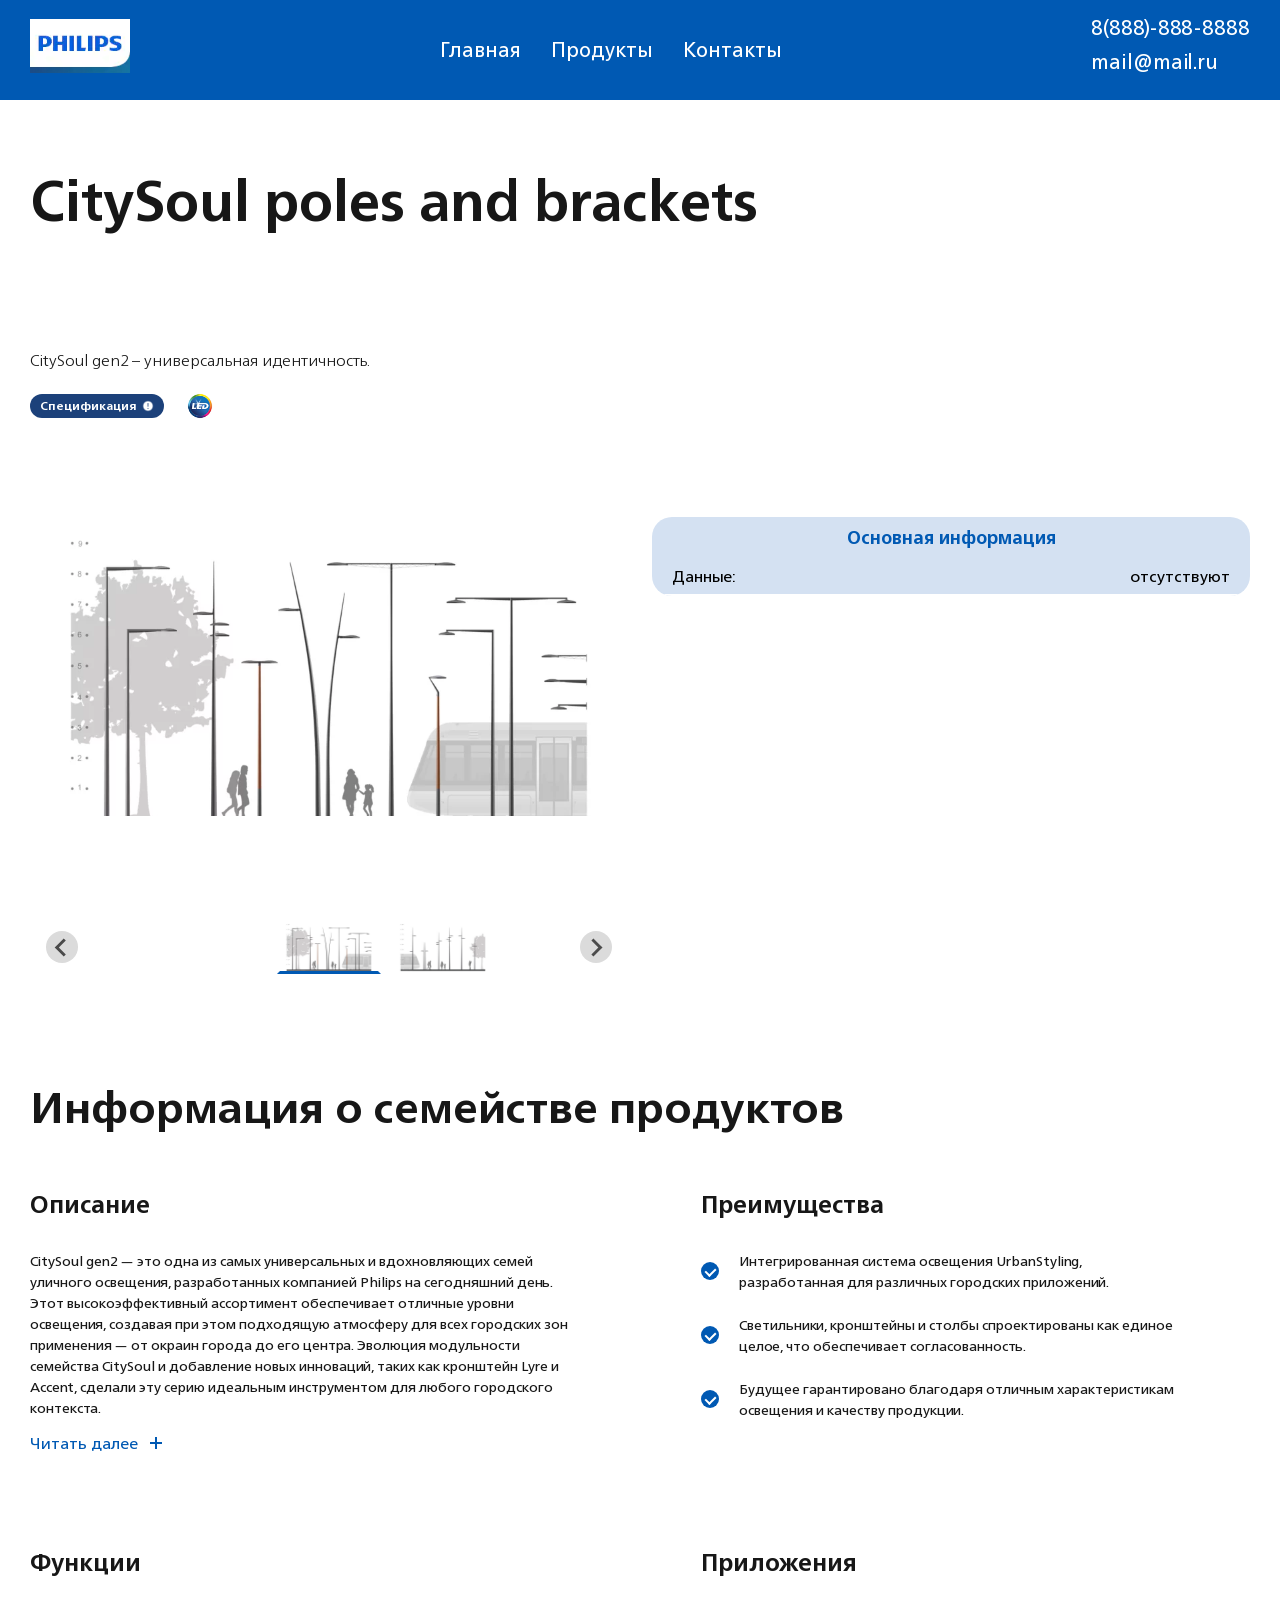
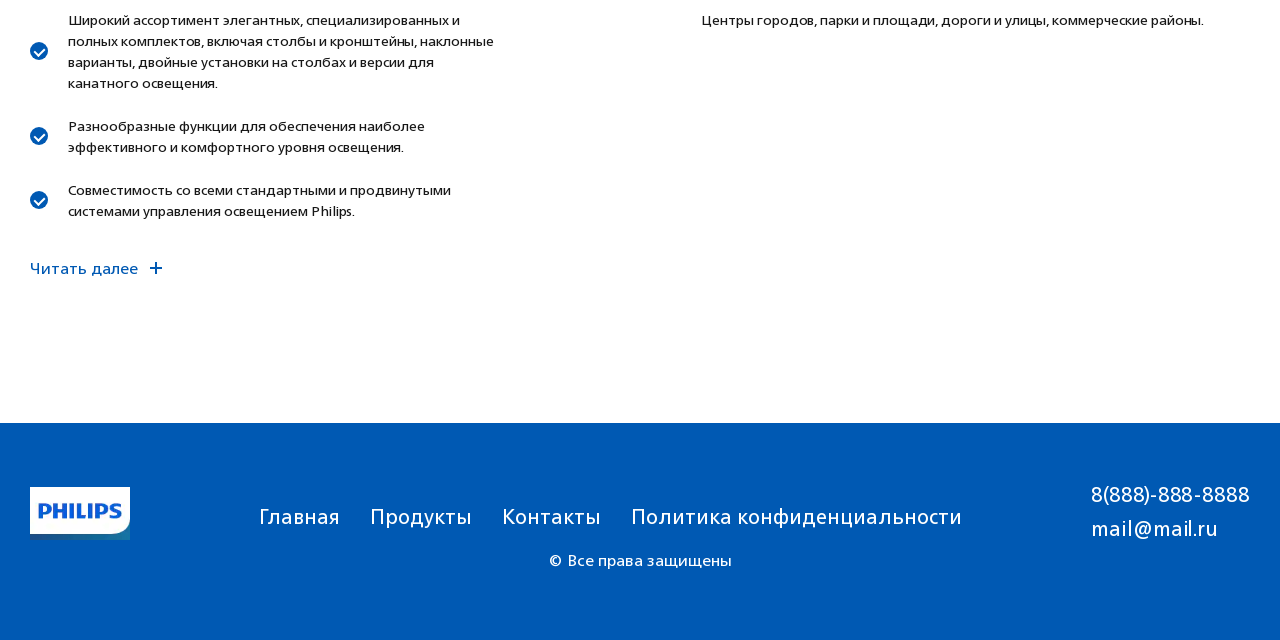
<file: citySoul-poles-and-brackets.html>
<!DOCTYPE html>
<html lang="ru">
<head>
    <meta charset="UTF-8">
    <meta name="viewport" content="width=device-width, initial-scale=1.0">   
    <title>CitySoul poles and brackets</title>
    <link rel="icon" href="assets/favicon/favicon-16x16.png" type="image/png">
    <link rel="icon" href="assets/favicon/favicon-32x32.png" type="image/png">
    <link rel="icon" href="assets/favicon/favicon.ico" type="image/x-icon">
    <link rel="stylesheet" href="assets/css/baguetteBox.min.css">
    <link rel="stylesheet" href="assets/css/splide.min.css">
    <link rel="stylesheet" href="assets/css/style.css">
</head>
<body>
    <div class="body__container">
        <div class="modal__error modal-hide">
            <div class="modal__error-dialog">
                <div class="modal__error-content modal__content">
                    <h2 class="modal__error-title modal__title">Упс, ошибочка!</h2>
                    <div class="modal__error-close modal__close"></div>
                </div>
            </div>
        </div>
        <div class="modal__succes modal-hide">
            <div class="modal__succes-dialog">
                <div class="modal__succes-content modal__content">
                    <h2 class="modal__succes-title modal__title">Успешно отправлено</h2>
                    <div class="modal__succes-close modal__close"></div>
                </div>
            </div>
        </div>
        <div class="modal modal-hide">
            <div class="modal__dialog">
                <div class="modal__content">
                    <h2 class="modal__title">Название товара</h2>
                    <div class="modal__close"></div>
                    <div class="modal__container">
                        <form class="modal__form">
                            <div>
                                <input type="text" name="your-name" autocomplete="name" class="modal__input">
                            </div>
                            <div>
                                <input type="tel" name="your-tel" autocomplete="tel" class="modal__input">
                            </div>
                            <button class="modal__btn" type="submit">Заказать</button>
                        </form>
                        <p class="modal__form-warning">Нажимая кнопку "Заказать" вы соглашаетесь с <a href="policy.html" target="_blank">Политикой конфиденциальности</a></p>
                    </div>
                </div>
            </div>
        </div>
        <div class="performance performance-hide">
            <div class="performance__dialog">
                <div class="performance__content">
                    <div class="performance__head">
                        <h2 class="performance__title">Характеристики продукта</h2>
                        <p class="performance__descr">Найти подходящие светильники для различных планов, потребностей и бюджетов легко благодаря обширному портфолио Philips. Оно гарантирует, что у вас всегда будет качественное решение по желаемой цене.</p>
                        <div class="performance__close"></div>
                    </div>
                    <div class="performance__wrapper">
                        <!-- 1 -->
                        <div class="performance__item">
                            <h3 class="performance__item-title">Ценность</h3>
                            <div class="performance__item-content">
                                <div class="performance__item-header">
                                    <h4 class="performance__item-subtitle">Решение</h4>
                                    <p class="performance__item-subdescr">Основной ассортимент надежных продуктов</p>
                                </div>  
                                <div class="performance__item-box">
                                    <h4 class="performance__item-subtitle">Производительность</h4>
                                    <div class="performance__item-wrapper">
                                        <div class="performance__item-img">
                                            <img src="assets/icons/lampochka.svg" alt="Лампочка">
                                        </div>
                                        <div class="performance__item-img">
                                            <img src="assets/icons/lampochka.svg" alt="Лампочка">
                                        </div>
                                        <div class="performance__item-img">
                                            <img src="assets/icons/lampochka.svg" alt="Лампочка">
                                        </div>
                                        <div class="performance__item-img">
                                            <img src="assets/icons/lampochka2.svg" alt="Лампочка">
                                        </div>
                                        <div class="performance__item-img">
                                            <img src="assets/icons/lampochka2.svg" alt="Лампочка">
                                        </div>
                                    </div>
                                </div>     
                                <div class="performance__item-box">
                                    <h4 class="performance__item-subtitle">Стоимость</h4>
                                    <div class="performance__item-wrapper">
                                        <div class="performance__item-img">
                                            <img src="assets/icons/hand.svg" alt="Стоимость">
                                        </div>
                                        <div class="performance__item-img">
                                            <img src="assets/icons/hand2.svg" alt="Стоимость">
                                        </div>
                                        <div class="performance__item-img">
                                            <img src="assets/icons/hand2.svg" alt="Стоимость">
                                        </div>
                                        <div class="performance__item-img">
                                            <img src="assets/icons/hand2.svg" alt="Стоимость">
                                        </div>
                                        <div class="performance__item-img">
                                            <img src="assets/icons/hand2.svg" alt="Стоимость">
                                        </div>
                                    </div>
                                </div>      
                                <div class="performance__item-box">
                                    <h4 class="performance__item-subtitle">Срок службы</h4>
                                    <p class="performance__item-subdescr">50,000 L80</p>
                                </div>   
                                <div class="performance__item-box">
                                    <h4 class="performance__item-subtitle">Гарантия</h4>
                                    <p class="performance__item-subdescr">3 года</p>
                                </div>              
                            </div>
                        </div>

                        <!-- 2 -->
                        <div class="performance__item">
                            <h3 class="performance__item-title">Эффективность</h3>
                            <div class="performance__item-content green">
                                <div class="performance__item-header">
                                    <h4 class="performance__item-subtitle">Решение</h4>
                                    <p class="performance__item-subdescr">Подходит для каждого проекта, где свет имеет значение.</p>
                                </div>  
                                <div class="performance__item-box">
                                    <h4 class="performance__item-subtitle">Производительность</h4>
                                    <div class="performance__item-wrapper">
                                        <div class="performance__item-img">
                                            <img src="assets/icons/lampochka-green.svg" alt="Лампочка">
                                        </div>
                                        <div class="performance__item-img">
                                            <img src="assets/icons/lampochka-green.svg" alt="Лампочка">
                                        </div>
                                        <div class="performance__item-img">
                                            <img src="assets/icons/lampochka-green.svg" alt="Лампочка">
                                        </div>
                                        <div class="performance__item-img">
                                            <img src="assets/icons/lampochka-green.svg" alt="Лампочка">
                                        </div>
                                        <div class="performance__item-img">
                                            <img src="assets/icons/lampochka2.svg" alt="Лампочка">
                                        </div>
                                    </div>
                                </div>     
                                <div class="performance__item-box">
                                    <h4 class="performance__item-subtitle">Стоимость</h4>
                                    <div class="performance__item-wrapper">
                                        <div class="performance__item-img">
                                            <img src="assets/icons/hand-green.svg" alt="Стоимость">
                                        </div>
                                        <div class="performance__item-img">
                                            <img src="assets/icons/hand-green.svg" alt="Стоимость">
                                        </div>
                                        <div class="performance__item-img">
                                            <img src="assets/icons/hand2.svg" alt="Стоимость">
                                        </div>
                                        <div class="performance__item-img">
                                            <img src="assets/icons/hand2.svg" alt="Стоимость">
                                        </div>
                                        <div class="performance__item-img">
                                            <img src="assets/icons/hand2.svg" alt="Стоимость">
                                        </div>
                                    </div>
                                </div>      
                                <div class="performance__item-box">
                                    <h4 class="performance__item-subtitle">Срок службы</h4>
                                    <p class="performance__item-subdescr">100,000 L70</p>
                                </div>   
                                <div class="performance__item-box">
                                    <h4 class="performance__item-subtitle">Гарантия</h4>
                                    <p class="performance__item-subdescr">3,5 года</p>
                                </div>              
                            </div>
                        </div>

                         <!-- 3 -->
                        <div class="performance__item">
                            <h3 class="performance__item-title">Спецификация</h3>
                            <div class="performance__item-content blue">
                                <div class="performance__item-header">
                                    <h4 class="performance__item-subtitle">Решение</h4>
                                    <p class="performance__item-subdescr">Подходит для каждого проекта, где свет имеет значение.</p>
                                </div>  
                                <div class="performance__item-box">
                                    <h4 class="performance__item-subtitle">Производительность</h4>
                                    <div class="performance__item-wrapper">
                                        <div class="performance__item-img">
                                            <img src="assets/icons/lampochka-blue.svg" alt="Лампочка">
                                        </div>
                                        <div class="performance__item-img">
                                            <img src="assets/icons/lampochka-blue.svg" alt="Лампочка">
                                        </div>
                                        <div class="performance__item-img">
                                            <img src="assets/icons/lampochka-blue.svg" alt="Лампочка">
                                        </div>
                                        <div class="performance__item-img">
                                            <img src="assets/icons/lampochka-blue.svg" alt="Лампочка">
                                        </div>
                                        <div class="performance__item-img">
                                            <img src="assets/icons/lampochka-blue.svg" alt="Лампочка">
                                        </div>
                                    </div>
                                </div>     
                                <div class="performance__item-box">
                                    <h4 class="performance__item-subtitle">Стоимость</h4>
                                    <div class="performance__item-wrapper">
                                        <div class="performance__item-img">
                                            <img src="assets/icons/hand-blue.svg" alt="Стоимость">
                                        </div>
                                        <div class="performance__item-img">
                                            <img src="assets/icons/hand-blue.svg" alt="Стоимость">
                                        </div>
                                        <div class="performance__item-img">
                                            <img src="assets/icons/hand-blue.svg" alt="Стоимость">
                                        </div>
                                        <div class="performance__item-img">
                                            <img src="assets/icons/hand-blue.svg" alt="Стоимость">
                                        </div>
                                        <div class="performance__item-img">
                                            <img src="assets/icons/hand2.svg" alt="Стоимость">
                                        </div>
                                    </div>
                                </div>      
                                <div class="performance__item-box">
                                    <h4 class="performance__item-subtitle">Срок службы</h4>
                                    <p class="performance__item-subdescr">100,000 L90</p>
                                </div>   
                                <div class="performance__item-box">
                                    <h4 class="performance__item-subtitle">Гарантия</h4>
                                    <p class="performance__item-subdescr">3,5 года</p>
                                </div>              
                            </div>
                        </div>
                    </div>
                </div>
            </div>
        </div>
        <header class="header">
            <div class="container">
                <div class="header__wrapper">
                    <a href="index.html" class="header__logo">
                        <img src="assets/icons/logo.webp" alt="Логотип сайат" class="header__logo-img">
                    </a>
                    <nav class="header__nav">
                        <ul class="header__nav-list">
                            <li><a href="index.html">Главная</a></li>
                            <li><a href="#">Продукты</a></li>
                            <li><a href="#">Контакты</a></li>
                        </ul>
                    </nav>
                    <div class="header__contacts">
                        <a href="#" class="header__contacts-link">8(888)-888-8888</a>
                        <a href="#" class="header__contacts-link">mail@mail.ru</a>
                    </div>
                    <div class="header__hamburger hamburger">
                        <span></span><span></span><span></span>
                    </div>
                </div>
            </div>
        </header>
        <main class="content">
            <section class="head">
                <div class="container">
                    <h1 class="head__title title">CitySoul poles and brackets</h1>
                    <p class="head__descr descr">CitySoul gen2 – универсальная идентичность.</p>
                    <div class="head__wrapper">
                        <button class="head__spec">
                            <h5 class="head__spec-text">Спецификация</h5>                          
                            <img src="assets/icons/alert.svg" alt="Предупреждение" loading="lazy" class="head__spec-img">                            
                        </button>
                        <div class="head__img">
                            <img src="assets/icons/led.webp" alt="led" loading="lazy">
                        </div>
                    </div>
                </div>
            </section>
            <section class="product-slider">
                <div class="container">
                    <div class="product-slider__wrapper">
                        <div class="product-slider__slider">                            
                            <div class="splide product-slider__slider-big" id="main-slider" role="group" aria-label="Splide Basic HTML Example">
                                <div class="splide__track">
                                    <ul class="splide__list">
                                        <li class="splide__slide">
                                            <div class="product-slider__item">
                                                <a href="assets/img/citySoul-poles-and-brackets/CitySoul_poles_and_brackets-BP-slide01.webp" data-caption="CitySoul_poles_and_brackets-BP">
                                                    <img src="assets/img/citySoul-poles-and-brackets/CitySoul_poles_and_brackets-BP-slide01.webp" alt="OptiSpace-BCB500-BSP" loading="lazy">
                                                </a>
                                            </div>                                            
                                        </li>  
                                        <li class="splide__slide">
                                            <div class="product-slider__item">
                                                <a href="assets/img/citySoul-poles-and-brackets/CitySoulgen2_Bracket_ACCENT-slide02.webp" data-caption="CitySoulgen2_Bracket_ACCENT">
                                                    <img src="assets/img/citySoul-poles-and-brackets/CitySoulgen2_Bracket_ACCENT-slide02.webp" alt="CitySoulgen2_Bracket_ACCENT" loading="lazy">
                                                </a>
                                            </div>                                            
                                        </li>                                                                   
                                    </ul>
                                </div>
                            </div>

                            <div class="splide" id="thumbnail-slider" role="group" aria-label="Splide Basic HTML Example">
                                <div class="splide__track">
                                    <ul class="splide__list">
                                        <li class="splide__slide">
                                            <img src="assets/img/citySoul-poles-and-brackets/CitySoul_poles_and_brackets-BP-slide01.webp" alt="CitySoul_poles_and_brackets-BP" loading="lazy">
                                        </li>  
                                        <li class="splide__slide">
                                            <img src="assets/img/citySoul-poles-and-brackets/CitySoulgen2_Bracket_ACCENT-slide02.webp" alt="CitySoulgen2_Bracket_ACCENT" loading="lazy">
                                        </li> 
                                    </ul>
                                </div>
                            </div>
                        </div>
                        <div class="product-slider__specifications">
                            <table class="product-slider__specifications-table specifications-table">
                                <thead class="specifications-table__header">
                                    <tr class="specifications-table__head">
                                        <th>Основная информация</th>
                                    </tr>
                                </thead>
                                <tbody class="specifications-table__content">
                                    <tr class="specifications-table__row">
                                        <td class="specifications-table__item">Данные: </td>
                                        <td class="specifications-table__item">отсутствуют</td>
                                    </tr>       
                                </tbody>
                            </table>
                        </div>
                    </div>
                </div>
            </section>
            <!-- Секция с информацией -->
            <section class="product-information">
                <div class="container">
                    <h2 class="product-information__title">Информация о семействе продуктов</h2>
                    <div class="product-information__wrapper">
                        <div class="product-information__item">
                            <h2 class="product-information__item-title">Описание</h2>
                            <p class="product-information__item-descr">CitySoul gen2 — это одна из самых универсальных и вдохновляющих семей уличного освещения, разработанных компанией Philips на сегодняшний день. Этот высокоэффективный ассортимент обеспечивает отличные уровни освещения, создавая при этом подходящую атмосферу для всех городских зон применения — от окраин города до его центра. Эволюция модульности семейства CitySoul и добавление новых инноваций, таких как кронштейн Lyre и Accent, сделали эту серию идеальным инструментом для любого городского контекста. </p>
                            <p class="product-information__item-descr product-information__hide hide__element">Дизайн стал более плоским, полностью круглым, а переходы между патрубком и кронштейном теперь полностью ровные, что придает вашему городскому пейзажу целостную, элегантную и ненавязчивую идентичность. Разработанный вокруг своего светодиодного двигателя, CitySoul gen2 отличается высокой эффективностью и легкостью в обслуживании. Он доступен в двух размерах и подходит для бокового крепления, установки на столбах, подвесного и натяжного монтажа.</p>
                            <button class="product-information__item-next">Читать далее</button>
                        </div>
                        <div class="product-information__item">
                            <h2 class="product-information__item-title">Преимущества</h2>                            
                            <ul class="product-information__list">
                                <li class="product-information__list-item">
                                    <div class="product-information__list-check"></div>
                                    <h2 class="product-information__list-descr">Интегрированная система освещения UrbanStyling, разработанная для различных городских приложений.</h2>
                                </li>
                                <li class="product-information__list-item">
                                    <div class="product-information__list-check"></div>
                                    <h2 class="product-information__list-descr">Светильники, кронштейны и столбы спроектированы как единое целое, что обеспечивает согласованность.</h2>
                                </li>
                                <li class="product-information__list-item">
                                    <div class="product-information__list-check"></div>
                                    <h2 class="product-information__list-descr">Будущее гарантировано благодаря отличным характеристикам освещения и качеству продукции.</h2>
                                </li>                                                              
                            </ul>                           
                        </div>
                    </div>
                    <div class="product-information__wrapper">
                        <div class="product-information__item">
                            <h2 class="product-information__item-title">Функции</h2>                            
                            <ul class="product-information__list">
                                <li class="product-information__list-item">
                                    <div class="product-information__list-check"></div>
                                    <h2 class="product-information__list-descr">Широкий ассортимент элегантных, специализированных и полных комплектов, включая столбы и кронштейны, наклонные варианты, двойные установки на столбах и версии для канатного освещения.</h2>
                                </li>
                                <li class="product-information__list-item">
                                    <div class="product-information__list-check"></div>
                                    <h2 class="product-information__list-descr">Разнообразные функции для обеспечения наиболее эффективного и комфортного уровня освещения.</h2>
                                </li>
                                <li class="product-information__list-item">
                                    <div class="product-information__list-check"></div>
                                    <h2 class="product-information__list-descr">Совместимость со всеми стандартными и продвинутыми системами управления освещением Philips.</h2>
                                </li>                                                              
                            </ul>  
                            <ul class="product-information__list product-information__hide hide__element">
                                <li class="product-information__list-item">
                                    <div class="product-information__list-check"></div>
                                    <h2 class="product-information__list-descr">Легкое обслуживание на месте.</h2>
                                </li>      
                                <li class="product-information__list-item">
                                    <div class="product-information__list-check"></div>
                                    <h2 class="product-information__list-descr">Совместимость с существующими столбами и кронштейнами CitySoul: Flip, Morph, Jump, Sweep.</h2>
                                </li>                          
                            </ul>  
                            <button class="product-information__item-next">Читать далее</button>                     
                        </div>

                        <div class="product-information__item">
                            <h2 class="product-information__item-title">Приложения</h2>
                            <p class="product-information__item-descr">Центры городов, парки и площади, дороги и улицы, коммерческие районы.</p>                            
                        </div>                        
                    </div>
                </div>
            </section>
        </main>
        <footer class="footer">
            <div class="container">
                <div class="footer__wrapper">
                    <a href="index.html" class="footer__logo">
                        <img src="assets/icons/logo.webp" alt="Логотип сайта">
                    </a>
                    <nav class="footer__nav">
                        <ul class="footer__nav-list">
                            <li><a href="index.html">Главная</a></li>
                            <li><a href="#">Продукты</a></li>
                            <li><a href="#">Контакты</a></li>
                            <li><a href="#">Политика конфиденциальности</a></li>
                        </ul>
                    </nav>
                    <div class="footer__contacts">
                        <a href="#" class="footer__contacts-link">8(888)-888-8888</a>
                        <a href="#" class="footer__contacts-link">mail@mail.ru</a>
                    </div>                    
                </div>
                <div class="footer__copy">© Все права защищены</div>
            </div>
        </footer>
    </div>
    <script src="assets/js/splide.min.js"></script>
    <script src="assets/js/baguetteBox.min.js"></script>
    <script src="assets/js/hamburger.js"></script>
    <script src="assets/js/modal.js"></script>
    <script src="assets/js/slider.js"></script>
    <script src="assets/js/open-more.js"></script>
    <script src="assets/js/form.js"></script>
</body>
</html>
</file>
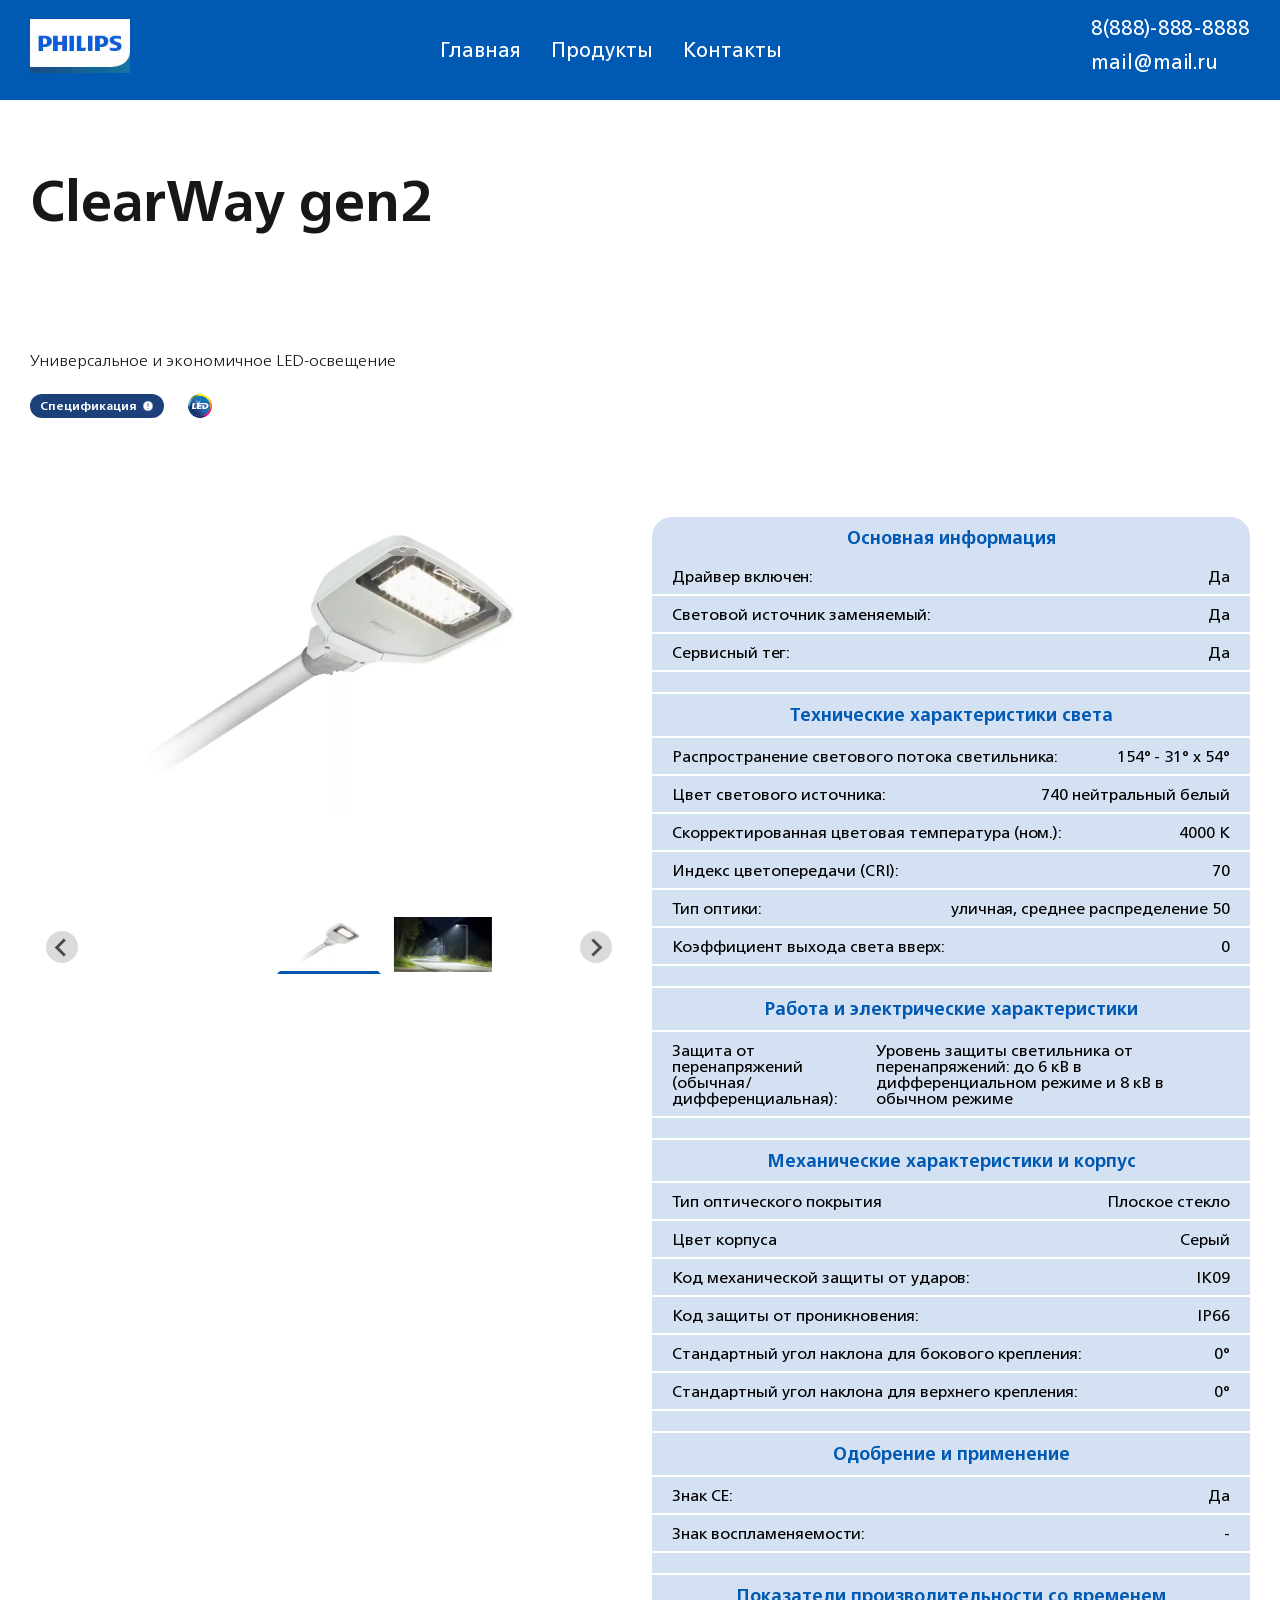
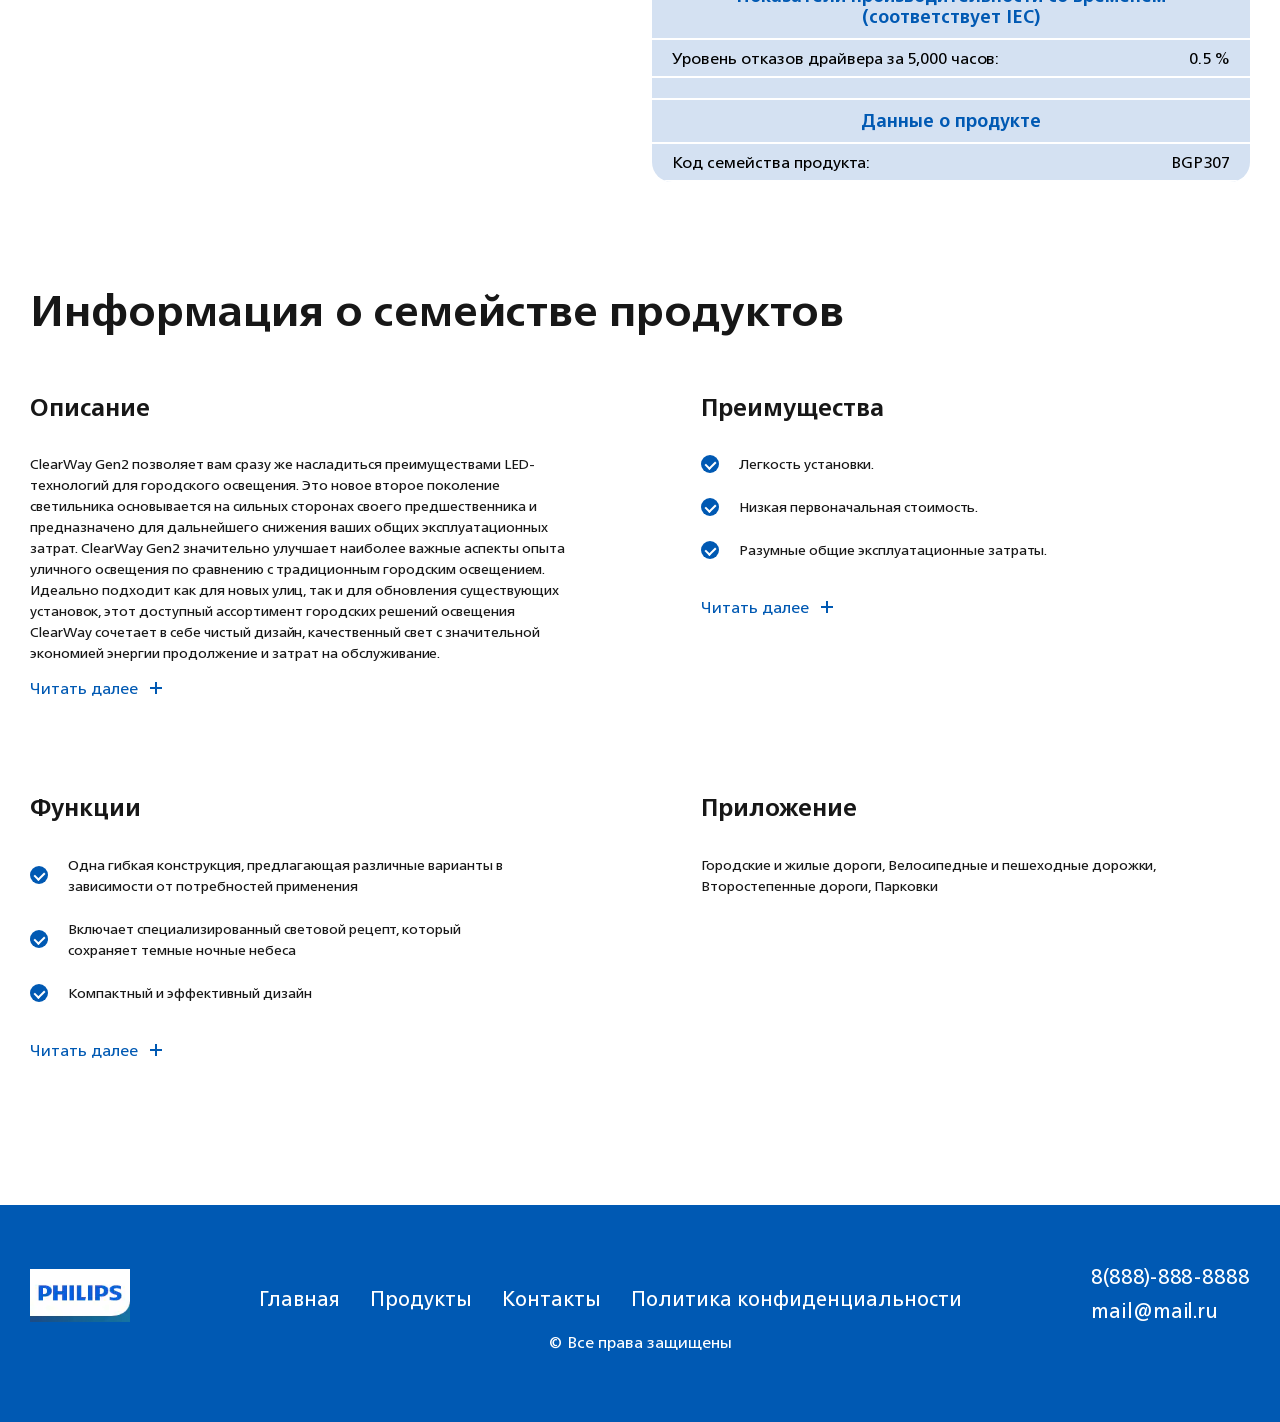
<file: clear-way-gen2.html>
<!DOCTYPE html>
<html lang="ru">
<head>
    <meta charset="UTF-8">
    <meta name="viewport" content="width=device-width, initial-scale=1.0">   
    <title>ClearWay gen2</title>
    <link rel="icon" href="assets/favicon/favicon-16x16.png" type="image/png">
    <link rel="icon" href="assets/favicon/favicon-32x32.png" type="image/png">
    <link rel="icon" href="assets/favicon/favicon.ico" type="image/x-icon">
    <link rel="stylesheet" href="assets/css/baguetteBox.min.css">
    <link rel="stylesheet" href="assets/css/splide.min.css">
    <link rel="stylesheet" href="assets/css/style.css">
</head>
<body>
    <div class="body__container">
        <div class="modal__error modal-hide">
            <div class="modal__error-dialog">
                <div class="modal__error-content modal__content">
                    <h2 class="modal__error-title modal__title">Упс, ошибочка!</h2>
                    <div class="modal__error-close modal__close"></div>
                </div>
            </div>
        </div>
        <div class="modal__succes modal-hide">
            <div class="modal__succes-dialog">
                <div class="modal__succes-content modal__content">
                    <h2 class="modal__succes-title modal__title">Успешно отправлено</h2>
                    <div class="modal__succes-close modal__close"></div>
                </div>
            </div>
        </div>
        <div class="modal modal-hide">
            <div class="modal__dialog">
                <div class="modal__content">
                    <h2 class="modal__title">Название товара</h2>
                    <div class="modal__close"></div>
                    <div class="modal__container">
                        <form class="modal__form">
                            <div>
                                <input type="text" name="your-name" autocomplete="name" class="modal__input">
                            </div>
                            <div>
                                <input type="tel" name="your-tel" autocomplete="tel" class="modal__input">
                            </div>
                            <button class="modal__btn" type="submit">Заказать</button>
                        </form>
                        <p class="modal__form-warning">Нажимая кнопку "Заказать" вы соглашаетесь с <a href="policy.html" target="_blank">Политикой конфиденциальности</a></p>
                    </div>
                </div>
            </div>
        </div>
        <div class="performance performance-hide">
            <div class="performance__dialog">
                <div class="performance__content">
                    <div class="performance__head">
                        <h2 class="performance__title">Характеристики продукта</h2>
                        <p class="performance__descr">Найти подходящие светильники для различных планов, потребностей и бюджетов легко благодаря обширному портфолио Philips. Оно гарантирует, что у вас всегда будет качественное решение по желаемой цене.</p>
                        <div class="performance__close"></div>
                    </div>
                    <div class="performance__wrapper">
                        <!-- 1 -->
                        <div class="performance__item">
                            <h3 class="performance__item-title">Ценность</h3>
                            <div class="performance__item-content">
                                <div class="performance__item-header">
                                    <h4 class="performance__item-subtitle">Решение</h4>
                                    <p class="performance__item-subdescr">Основной ассортимент надежных продуктов</p>
                                </div>  
                                <div class="performance__item-box">
                                    <h4 class="performance__item-subtitle">Производительность</h4>
                                    <div class="performance__item-wrapper">
                                        <div class="performance__item-img">
                                            <img src="assets/icons/lampochka.svg" alt="Лампочка">
                                        </div>
                                        <div class="performance__item-img">
                                            <img src="assets/icons/lampochka.svg" alt="Лампочка">
                                        </div>
                                        <div class="performance__item-img">
                                            <img src="assets/icons/lampochka.svg" alt="Лампочка">
                                        </div>
                                        <div class="performance__item-img">
                                            <img src="assets/icons/lampochka2.svg" alt="Лампочка">
                                        </div>
                                        <div class="performance__item-img">
                                            <img src="assets/icons/lampochka2.svg" alt="Лампочка">
                                        </div>
                                    </div>
                                </div>     
                                <div class="performance__item-box">
                                    <h4 class="performance__item-subtitle">Стоимость</h4>
                                    <div class="performance__item-wrapper">
                                        <div class="performance__item-img">
                                            <img src="assets/icons/hand.svg" alt="Стоимость">
                                        </div>
                                        <div class="performance__item-img">
                                            <img src="assets/icons/hand2.svg" alt="Стоимость">
                                        </div>
                                        <div class="performance__item-img">
                                            <img src="assets/icons/hand2.svg" alt="Стоимость">
                                        </div>
                                        <div class="performance__item-img">
                                            <img src="assets/icons/hand2.svg" alt="Стоимость">
                                        </div>
                                        <div class="performance__item-img">
                                            <img src="assets/icons/hand2.svg" alt="Стоимость">
                                        </div>
                                    </div>
                                </div>      
                                <div class="performance__item-box">
                                    <h4 class="performance__item-subtitle">Срок службы</h4>
                                    <p class="performance__item-subdescr">50,000 L80</p>
                                </div>   
                                <div class="performance__item-box">
                                    <h4 class="performance__item-subtitle">Гарантия</h4>
                                    <p class="performance__item-subdescr">3 года</p>
                                </div>              
                            </div>
                        </div>

                        <!-- 2 -->
                        <div class="performance__item">
                            <h3 class="performance__item-title">Эффективность</h3>
                            <div class="performance__item-content green">
                                <div class="performance__item-header">
                                    <h4 class="performance__item-subtitle">Решение</h4>
                                    <p class="performance__item-subdescr">Подходит для каждого проекта, где свет имеет значение.</p>
                                </div>  
                                <div class="performance__item-box">
                                    <h4 class="performance__item-subtitle">Производительность</h4>
                                    <div class="performance__item-wrapper">
                                        <div class="performance__item-img">
                                            <img src="assets/icons/lampochka-green.svg" alt="Лампочка">
                                        </div>
                                        <div class="performance__item-img">
                                            <img src="assets/icons/lampochka-green.svg" alt="Лампочка">
                                        </div>
                                        <div class="performance__item-img">
                                            <img src="assets/icons/lampochka-green.svg" alt="Лампочка">
                                        </div>
                                        <div class="performance__item-img">
                                            <img src="assets/icons/lampochka-green.svg" alt="Лампочка">
                                        </div>
                                        <div class="performance__item-img">
                                            <img src="assets/icons/lampochka2.svg" alt="Лампочка">
                                        </div>
                                    </div>
                                </div>     
                                <div class="performance__item-box">
                                    <h4 class="performance__item-subtitle">Стоимость</h4>
                                    <div class="performance__item-wrapper">
                                        <div class="performance__item-img">
                                            <img src="assets/icons/hand-green.svg" alt="Стоимость">
                                        </div>
                                        <div class="performance__item-img">
                                            <img src="assets/icons/hand-green.svg" alt="Стоимость">
                                        </div>
                                        <div class="performance__item-img">
                                            <img src="assets/icons/hand2.svg" alt="Стоимость">
                                        </div>
                                        <div class="performance__item-img">
                                            <img src="assets/icons/hand2.svg" alt="Стоимость">
                                        </div>
                                        <div class="performance__item-img">
                                            <img src="assets/icons/hand2.svg" alt="Стоимость">
                                        </div>
                                    </div>
                                </div>      
                                <div class="performance__item-box">
                                    <h4 class="performance__item-subtitle">Срок службы</h4>
                                    <p class="performance__item-subdescr">100,000 L70</p>
                                </div>   
                                <div class="performance__item-box">
                                    <h4 class="performance__item-subtitle">Гарантия</h4>
                                    <p class="performance__item-subdescr">3,5 года</p>
                                </div>              
                            </div>
                        </div>

                         <!-- 3 -->
                        <div class="performance__item">
                            <h3 class="performance__item-title">Спецификация</h3>
                            <div class="performance__item-content blue">
                                <div class="performance__item-header">
                                    <h4 class="performance__item-subtitle">Решение</h4>
                                    <p class="performance__item-subdescr">Подходит для каждого проекта, где свет имеет значение.</p>
                                </div>  
                                <div class="performance__item-box">
                                    <h4 class="performance__item-subtitle">Производительность</h4>
                                    <div class="performance__item-wrapper">
                                        <div class="performance__item-img">
                                            <img src="assets/icons/lampochka-blue.svg" alt="Лампочка">
                                        </div>
                                        <div class="performance__item-img">
                                            <img src="assets/icons/lampochka-blue.svg" alt="Лампочка">
                                        </div>
                                        <div class="performance__item-img">
                                            <img src="assets/icons/lampochka-blue.svg" alt="Лампочка">
                                        </div>
                                        <div class="performance__item-img">
                                            <img src="assets/icons/lampochka-blue.svg" alt="Лампочка">
                                        </div>
                                        <div class="performance__item-img">
                                            <img src="assets/icons/lampochka-blue.svg" alt="Лампочка">
                                        </div>
                                    </div>
                                </div>     
                                <div class="performance__item-box">
                                    <h4 class="performance__item-subtitle">Стоимость</h4>
                                    <div class="performance__item-wrapper">
                                        <div class="performance__item-img">
                                            <img src="assets/icons/hand-blue.svg" alt="Стоимость">
                                        </div>
                                        <div class="performance__item-img">
                                            <img src="assets/icons/hand-blue.svg" alt="Стоимость">
                                        </div>
                                        <div class="performance__item-img">
                                            <img src="assets/icons/hand-blue.svg" alt="Стоимость">
                                        </div>
                                        <div class="performance__item-img">
                                            <img src="assets/icons/hand-blue.svg" alt="Стоимость">
                                        </div>
                                        <div class="performance__item-img">
                                            <img src="assets/icons/hand2.svg" alt="Стоимость">
                                        </div>
                                    </div>
                                </div>      
                                <div class="performance__item-box">
                                    <h4 class="performance__item-subtitle">Срок службы</h4>
                                    <p class="performance__item-subdescr">100,000 L90</p>
                                </div>   
                                <div class="performance__item-box">
                                    <h4 class="performance__item-subtitle">Гарантия</h4>
                                    <p class="performance__item-subdescr">3,5 года</p>
                                </div>              
                            </div>
                        </div>
                    </div>
                </div>
            </div>
        </div>
        <header class="header">
            <div class="container">
                <div class="header__wrapper">
                    <a href="index.html" class="header__logo">
                        <img src="assets/icons/logo.webp" alt="Логотип сайат" class="header__logo-img">
                    </a>
                    <nav class="header__nav">
                        <ul class="header__nav-list">
                            <li><a href="index.html">Главная</a></li>
                            <li><a href="#">Продукты</a></li>
                            <li><a href="#">Контакты</a></li>
                        </ul>
                    </nav>
                    <div class="header__contacts">
                        <a href="#" class="header__contacts-link">8(888)-888-8888</a>
                        <a href="#" class="header__contacts-link">mail@mail.ru</a>
                    </div>
                    <div class="header__hamburger hamburger">
                        <span></span><span></span><span></span>
                    </div>
                </div>
            </div>
        </header>
        <main class="content">
            <section class="head">
                <div class="container">
                    <h1 class="head__title title">ClearWay gen2</h1>
                    <p class="head__descr descr">Универсальное и экономичное LED-освещение</p>
                    <div class="head__wrapper">
                        <button class="head__spec">
                            <h5 class="head__spec-text">Спецификация</h5>                          
                            <img src="assets/icons/alert.svg" alt="Предупреждение" loading="lazy" class="head__spec-img">                            
                        </button>
                        <div class="head__img">
                            <img src="assets/icons/led.webp" alt="led" loading="lazy">
                        </div>
                    </div>
                </div>
            </section>
            <section class="product-slider">
                <div class="container">
                    <div class="product-slider__wrapper">
                        <div class="product-slider__slider">                            
                            <div class="splide product-slider__slider-big" id="main-slider" role="group" aria-label="Splide Basic HTML Example">
                                <div class="splide__track">
                                    <ul class="splide__list">
                                        <li class="splide__slide">
                                            <div class="product-slider__item">
                                                <a href="assets/img/clear-way-gen2/ClearWay gen2-BGP307-BSP-1.webp" data-caption="ClearWay gen2-BGP307-BSP">
                                                    <img src="assets/img/clear-way-gen2/ClearWay gen2-BGP307-BSP-1.webp" alt="ClearWay gen2-BGP307-BSP" loading="lazy">
                                                </a>
                                            </div>                                            
                                        </li>
                                        <li class="splide__slide">
                                            <div class="product-slider__item">
                                                <a href="assets/img/clear-way-gen2/Philips-ClearWay-G2-roads-PUP-2.webp" data-caption="Philips-ClearWay-G2-roads-PUP">
                                                    <img src="assets/img/clear-way-gen2/Philips-ClearWay-G2-roads-PUP-2.webp" alt="Philips-ClearWay-G2-roads-PUP" loading="lazy">
                                                </a>
                                            </div>                                            
                                        </li>                                                                                                                                                                                                   
                                    </ul>
                                </div>
                            </div>

                            <div class="splide" id="thumbnail-slider" role="group" aria-label="Splide Basic HTML Example">
                                <div class="splide__track">
                                    <ul class="splide__list">
                                        <li class="splide__slide">
                                            <img src="assets/img/clear-way-gen2/ClearWay gen2-BGP307-BSP-1.webp" alt="Philips-ClearWay-G2-roads-PUP" loading="lazy">
                                        </li>
                                        <li class="splide__slide">
                                           <img src="assets/img/clear-way-gen2/Philips-ClearWay-G2-roads-PUP-2.webp" alt="Philips-ClearWay-G2-roads-PUP" loading="lazy">
                                        </li>                                                                             
                                    </ul>
                                </div>
                            </div>
                        </div>
                        <div class="product-slider__specifications">
                            <table class="product-slider__specifications-table specifications-table">
                                <thead class="specifications-table__header">
                                    <tr class="specifications-table__head">
                                        <th>Основная информация</th>
                                    </tr>
                                </thead>
                                <tbody class="specifications-table__content">
                                    <tr class="specifications-table__row">
                                        <td class="specifications-table__item">Драйвер включен:</td>
                                        <td class="specifications-table__item">Да</td>
                                    </tr>
                                    <tr class="specifications-table__row">
                                        <td class="specifications-table__item">Световой источник заменяемый: </td>
                                        <td class="specifications-table__item">Да</td>
                                    </tr>
                                    <tr class="specifications-table__row">
                                        <td class="specifications-table__item">Сервисный тег: </td>
                                        <td class="specifications-table__item">Да</td>
                                    </tr>
                                    <tr class="specifications-table__row">
                                        <td class="specifications-table__item"></td>
                                    </tr>    
                                    <tr class="specifications-table__row ">
                                        <td class="specifications-table__item table__head">Технические характеристики света</td>
                                    </tr>
                                    <tr class="specifications-table__row">
                                        <td class="specifications-table__item">Распространение светового потока светильника:  </td>
                                        <td class="specifications-table__item">154° - 31° x 54°</td>
                                    </tr>
                                    <tr class="specifications-table__row">
                                        <td class="specifications-table__item">Цвет светового источника:  </td>
                                        <td class="specifications-table__item">740 нейтральный белый</td>
                                    </tr>
                                    <tr class="specifications-table__row">
                                        <td class="specifications-table__item">Скорректированная цветовая температура (ном.): </td>
                                        <td class="specifications-table__item">4000 K</td>
                                    </tr>
                                    <tr class="specifications-table__row">
                                        <td class="specifications-table__item">Индекс цветопередачи (CRI):  </td>
                                        <td class="specifications-table__item">70</td>
                                    </tr>
                                    <tr class="specifications-table__row">
                                        <td class="specifications-table__item">Тип оптики:</td>
                                        <td class="specifications-table__item">уличная, среднее распределение 50</td>
                                    </tr>
                                    <tr class="specifications-table__row">
                                        <td class="specifications-table__item">Коэффициент выхода света вверх:  </td>
                                        <td class="specifications-table__item">0</td>
                                    </tr>
                                   
                                    <tr class="specifications-table__row">
                                        <td class="specifications-table__item"></td>
                                    </tr>

                                    <tr class="specifications-table__row ">
                                        <td class="specifications-table__item table__head">Работа и электрические характеристики</td>
                                    </tr>
                                    <tr class="specifications-table__row">
                                        <td class="specifications-table__item">Защита от перенапряжений (обычная/дифференциальная):</td>
                                        <td class="specifications-table__item">Уровень защиты светильника от перенапряжений: до 6 кВ в дифференциальном режиме и 8 кВ в обычном режиме</td>
                                    </tr>
                                    <tr class="specifications-table__row">
                                        <td class="specifications-table__item"></td>
                                    </tr>

                                    <tr class="specifications-table__row ">
                                        <td class="specifications-table__item table__head">Механические характеристики и корпус</td>
                                    </tr>
                                    <tr class="specifications-table__row">
                                        <td class="specifications-table__item">Тип оптического покрытия</td>
                                        <td class="specifications-table__item">Плоское стекло</td>
                                    </tr>
                                    <tr class="specifications-table__row">
                                        <td class="specifications-table__item">Цвет корпуса</td>
                                        <td class="specifications-table__item">Серый</td>
                                    </tr>
                                    <tr class="specifications-table__row">
                                        <td class="specifications-table__item">Код механической защиты от ударов: </td>
                                        <td class="specifications-table__item">IK09</td>
                                    </tr>
                                    <tr class="specifications-table__row">
                                        <td class="specifications-table__item">Код защиты от проникновения: </td>
                                        <td class="specifications-table__item">IP66</td>
                                    </tr>
                                    <tr class="specifications-table__row">
                                        <td class="specifications-table__item">Стандартный угол наклона для бокового крепления: </td>
                                        <td class="specifications-table__item">0°</td>
                                    </tr>
                                    <tr class="specifications-table__row">
                                        <td class="specifications-table__item">Стандартный угол наклона для верхнего крепления: </td>
                                        <td class="specifications-table__item">0°</td>
                                    </tr>
                                    <tr class="specifications-table__row">
                                        <td class="specifications-table__item"></td>
                                    </tr>

                                    <tr class="specifications-table__row ">
                                        <td class="specifications-table__item table__head">Одобрение и применение</td>
                                    </tr>
                                    <tr class="specifications-table__row">
                                        <td class="specifications-table__item">Знак CE:</td>
                                        <td class="specifications-table__item">Да</td>
                                    </tr>
                                    <tr class="specifications-table__row">
                                        <td class="specifications-table__item">Знак воспламеняемости:</td>
                                        <td class="specifications-table__item">-</td>
                                    </tr>
                                    <tr class="specifications-table__row">
                                        <td class="specifications-table__item"></td>
                                    </tr>
                                     <tr class="specifications-table__row ">
                                        <td class="specifications-table__item table__head">Показатели производительности со временем (соответствует IEC)</td>
                                    </tr>
                                    <tr class="specifications-table__row">
                                        <td class="specifications-table__item">Уровень отказов драйвера за 5,000 часов: </td>
                                        <td class="specifications-table__item">0.5 %</td>
                                    </tr>
                                    <tr class="specifications-table__row">
                                        <td class="specifications-table__item"></td>
                                    </tr>
                                     <tr class="specifications-table__row ">
                                        <td class="specifications-table__item table__head">Данные о продукте</td>
                                    </tr>
                                    <tr class="specifications-table__row">
                                        <td class="specifications-table__item">Код семейства продукта: </td>
                                        <td class="specifications-table__item">BGP307</td>
                                    </tr>
                                </tbody>
                            </table>
                        </div>
                    </div>
                </div>
            </section>
            <!-- Секция с информацией -->
            <section class="product-information">
                <div class="container">
                    <h2 class="product-information__title">Информация о семействе продуктов</h2>
                    <div class="product-information__wrapper">
                        <div class="product-information__item">
                            <h2 class="product-information__item-title">Описание</h2>
                            <p class="product-information__item-descr">ClearWay Gen2 позволяет вам сразу же насладиться преимуществами LED-технологий для городского освещения. Это новое второе поколение светильника основывается на сильных сторонах своего предшественника и предназначено для дальнейшего снижения ваших общих эксплуатационных затрат. ClearWay Gen2 значительно улучшает наиболее важные аспекты опыта уличного освещения по сравнению с традиционным городским освещением. Идеально подходит как для новых улиц, так и для обновления существующих установок, этот доступный ассортимент городских решений освещения ClearWay сочетает в себе чистый дизайн, качественный свет с значительной экономией энергии продолжение и затрат на обслуживание. </p>
                            <p class="product-information__item-descr product-information__hide hide__element">В двух словах, ClearWay Gen2 означает качественный свет с всеми дополнительными преимуществами LED – экономией энергии и долгим сроком службы. Предлагая больше преимуществ, но в более тонком и легком дизайне, что упрощает установку.</p>
                            <button class="product-information__item-next">Читать далее</button>
                        </div>
                        <div class="product-information__item">
                            <h2 class="product-information__item-title">Преимущества</h2>                            
                            <ul class="product-information__list">
                                <li class="product-information__list-item">
                                    <div class="product-information__list-check"></div>
                                    <h2 class="product-information__list-descr">Легкость установки.</h2>
                                </li>
                                <li class="product-information__list-item">
                                    <div class="product-information__list-check"></div>
                                    <h2 class="product-information__list-descr">Низкая первоначальная стоимость.</h2>
                                </li>
                                <li class="product-information__list-item">
                                    <div class="product-information__list-check"></div>
                                    <h2 class="product-information__list-descr">Разумные общие эксплуатационные затраты.</h2>
                                </li>                                                              
                            </ul>
                            <ul class="product-information__list product-information__hide hide__element">
                                <li class="product-information__list-item">
                                    <div class="product-information__list-check"></div>
                                    <h2 class="product-information__list-descr">Сервисный тег Signify (уникальная QR-идентификация) для информации о техническом обслуживании, установке и запасных частях</h2>
                                </li>    
                            </ul>
                            <button class="product-information__item-next">Читать далее</button>
                        </div>
                    </div>
                    <div class="product-information__wrapper">
                        <div class="product-information__item">
                            <h2 class="product-information__item-title">Функции</h2>                            
                            <ul class="product-information__list">
                                <li class="product-information__list-item">
                                    <div class="product-information__list-check"></div>
                                    <h2 class="product-information__list-descr">Одна гибкая конструкция, предлагающая различные варианты в зависимости от потребностей применения</h2>
                                </li>
                                <li class="product-information__list-item">
                                    <div class="product-information__list-check"></div>
                                    <h2 class="product-information__list-descr">Включает специализированный световой рецепт, который сохраняет темные ночные небеса</h2>
                                </li>
                                <li class="product-information__list-item">
                                    <div class="product-information__list-check"></div>
                                    <h2 class="product-information__list-descr">Компактный и эффективный дизайн</h2>
                                </li>                                                              
                            </ul>
                            <ul class="product-information__list product-information__hide hide__element">
                                <li class="product-information__list-item">
                                    <div class="product-information__list-check"></div>
                                    <h2 class="product-information__list-descr">Регулировка наклона без необходимости открывать крышку</h2>
                                </li>    
                            </ul>
                            <button class="product-information__item-next">Читать далее</button>
                        </div>

                        <div class="product-information__item">
                            <h2 class="product-information__item-title">Приложение</h2>
                            <p class="product-information__item-descr">Городские и жилые дороги, Велосипедные и пешеходные дорожки, Второстепенные дороги, Парковки</p>                            
                        </div>                        
                    </div>
                </div>
            </section>
        </main>
        <footer class="footer">
            <div class="container">
                <div class="footer__wrapper">
                    <a href="index.html" class="footer__logo">
                        <img src="assets/icons/logo.webp" alt="Логотип сайта">
                    </a>
                    <nav class="footer__nav">
                        <ul class="footer__nav-list">
                            <li><a href="index.html">Главная</a></li>
                            <li><a href="#">Продукты</a></li>
                            <li><a href="#">Контакты</a></li>
                            <li><a href="#">Политика конфиденциальности</a></li>
                        </ul>
                    </nav>
                    <div class="footer__contacts">
                        <a href="#" class="footer__contacts-link">8(888)-888-8888</a>
                        <a href="#" class="footer__contacts-link">mail@mail.ru</a>
                    </div>                    
                </div>
                <div class="footer__copy">© Все права защищены</div>
            </div>
        </footer>
    </div>
    <script src="assets/js/splide.min.js"></script>
    <script src="assets/js/baguetteBox.min.js"></script>
    <script src="assets/js/hamburger.js"></script>
    <script src="assets/js/modal.js"></script>
    <script src="assets/js/slider.js"></script>
    <script src="assets/js/open-more.js"></script>
</body>
</html>
</file>
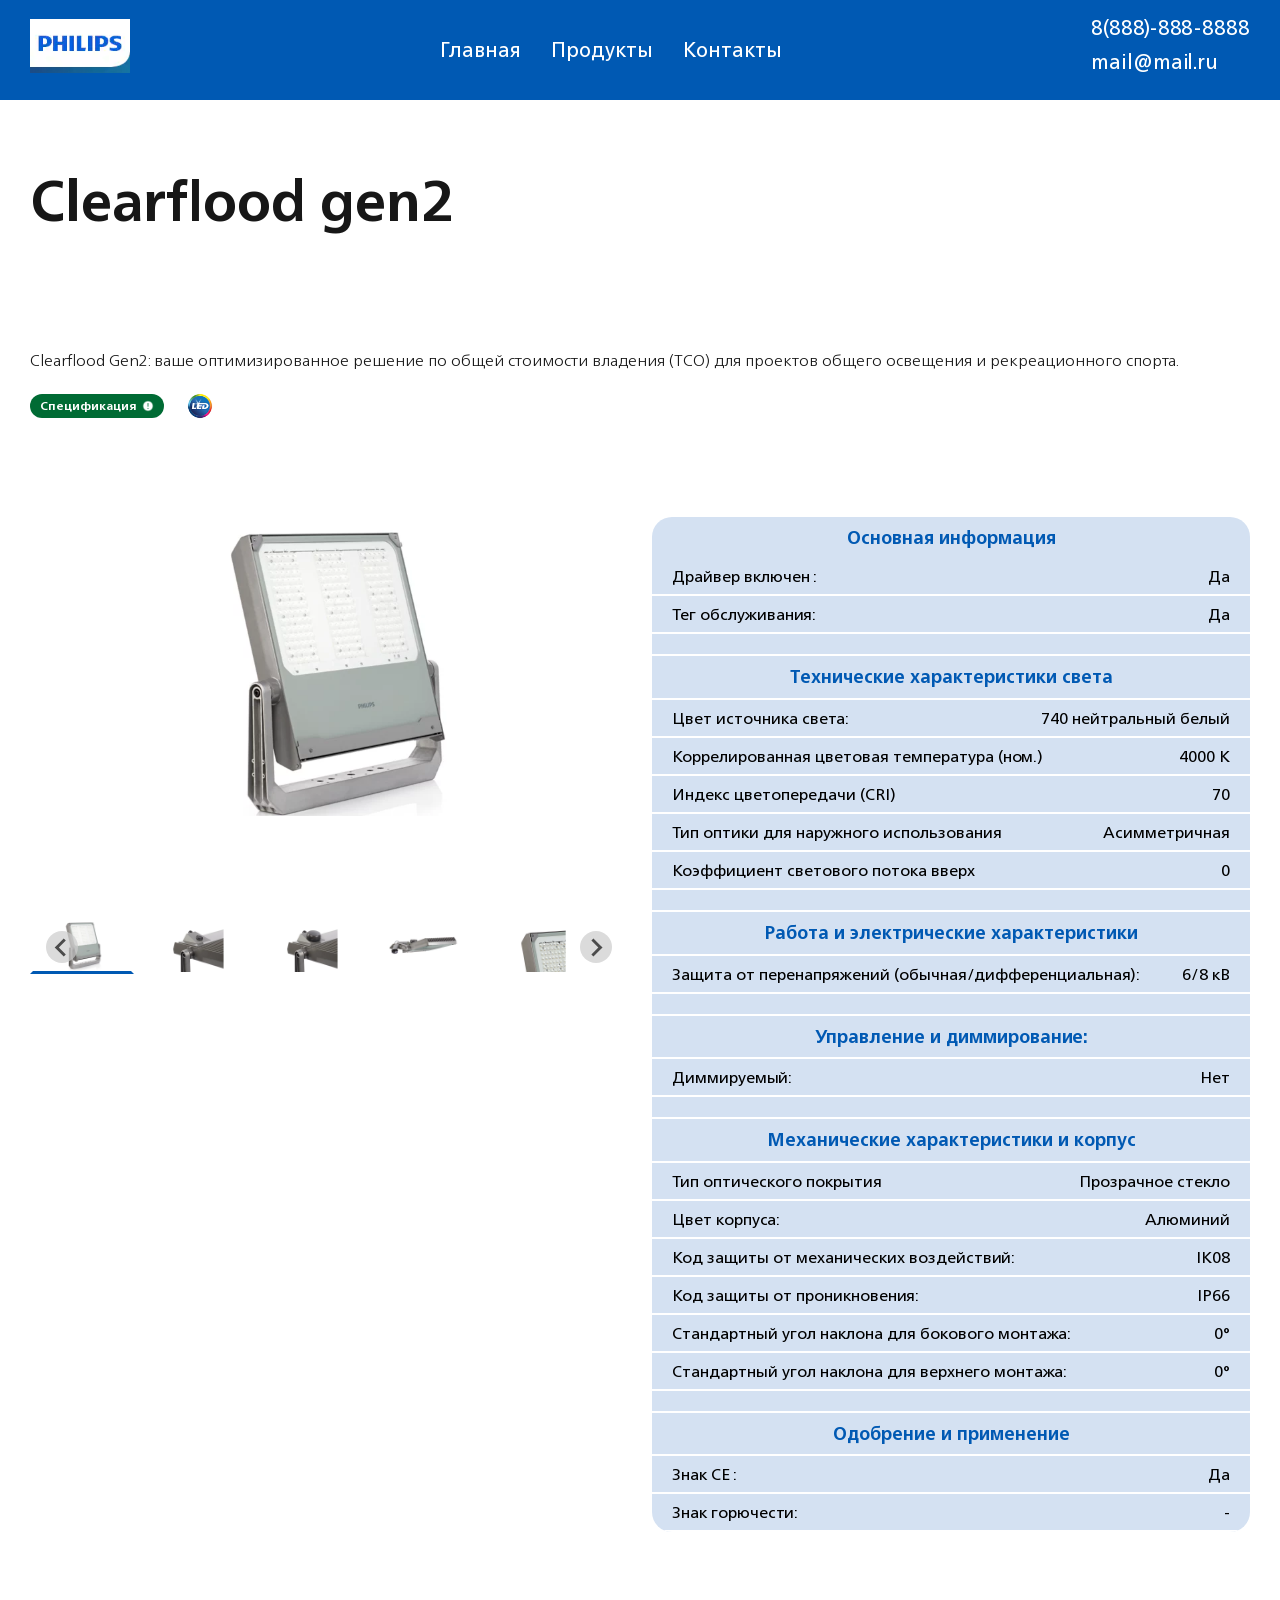
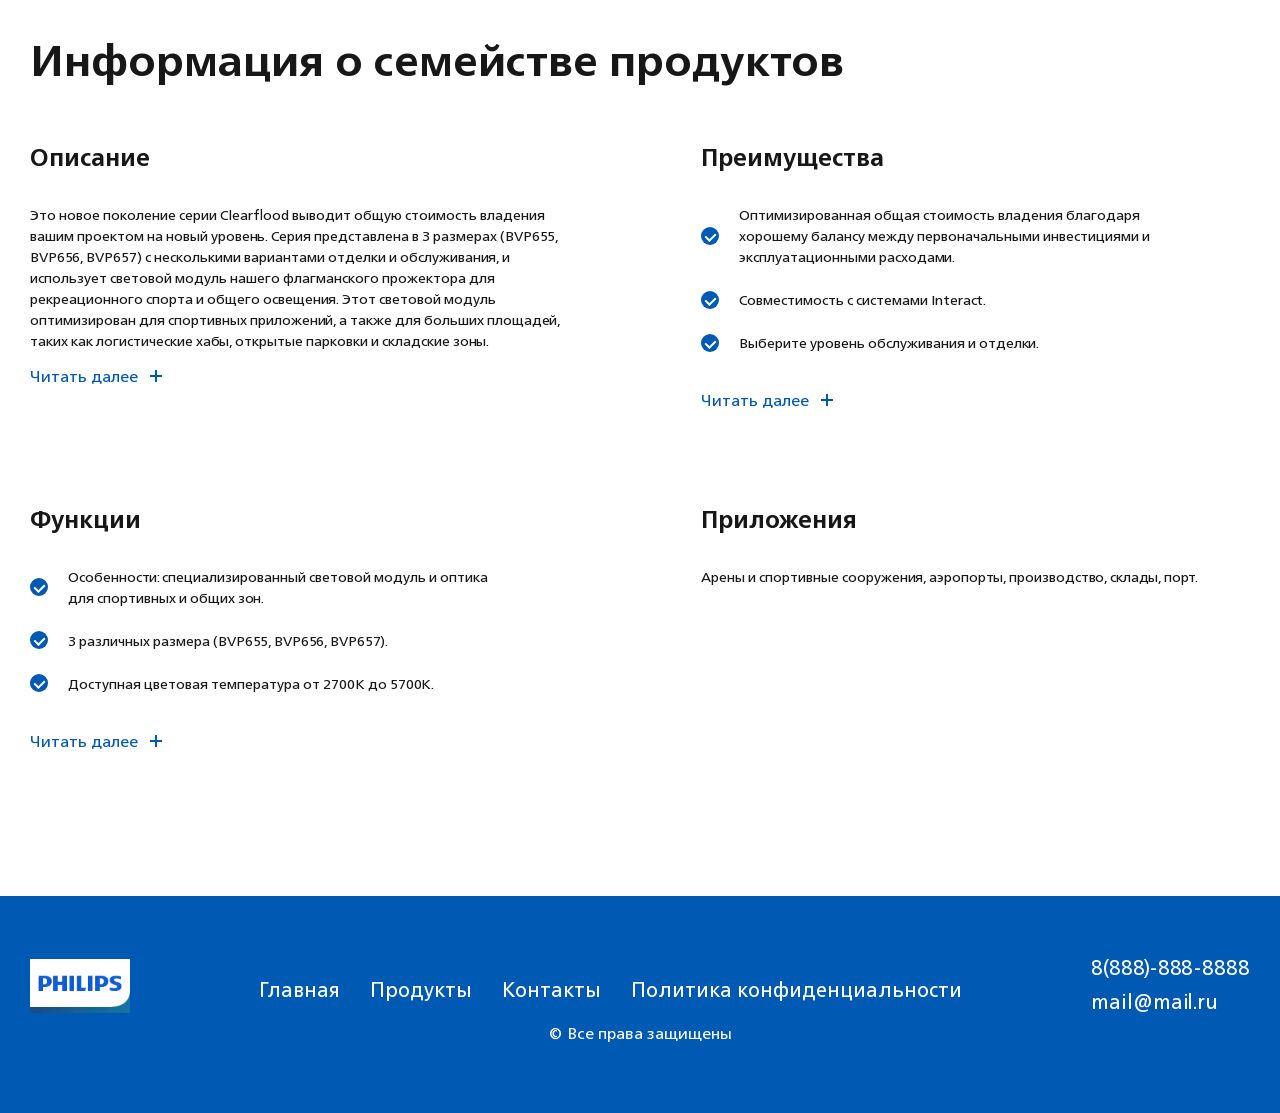
<file: clearflood-gen2.html>
<!DOCTYPE html>
<html lang="ru">
<head>
    <meta charset="UTF-8">
    <meta name="viewport" content="width=device-width, initial-scale=1.0">   
    <title>Clearflood gen2</title>
    <link rel="icon" href="assets/favicon/favicon-16x16.png" type="image/png">
    <link rel="icon" href="assets/favicon/favicon-32x32.png" type="image/png">
    <link rel="icon" href="assets/favicon/favicon.ico" type="image/x-icon">
    <link rel="stylesheet" href="assets/css/baguetteBox.min.css">
    <link rel="stylesheet" href="assets/css/splide.min.css">
    <link rel="stylesheet" href="assets/css/style.css">
</head>
<body>
    <div class="body__container">
        <div class="modal__error modal-hide">
            <div class="modal__error-dialog">
                <div class="modal__error-content modal__content">
                    <h2 class="modal__error-title modal__title">Упс, ошибочка!</h2>
                    <div class="modal__error-close modal__close"></div>
                </div>
            </div>
        </div>
        <div class="modal__succes modal-hide">
            <div class="modal__succes-dialog">
                <div class="modal__succes-content modal__content">
                    <h2 class="modal__succes-title modal__title">Успешно отправлено</h2>
                    <div class="modal__succes-close modal__close"></div>
                </div>
            </div>
        </div>
        <div class="modal modal-hide">
            <div class="modal__dialog">
                <div class="modal__content">
                    <h2 class="modal__title">Название товара</h2>
                    <div class="modal__close"></div>
                    <div class="modal__container">
                        <form class="modal__form">
                            <div>
                                <input type="text" name="your-name" autocomplete="name" class="modal__input">
                            </div>
                            <div>
                                <input type="tel" name="your-tel" autocomplete="tel" class="modal__input">
                            </div>
                            <button class="modal__btn" type="submit">Заказать</button>
                        </form>
                        <p class="modal__form-warning">Нажимая кнопку "Заказать" вы соглашаетесь с <a href="policy.html" target="_blank">Политикой конфиденциальности</a></p>
                    </div>
                </div>
            </div>
        </div>
        <div class="performance performance-hide">
            <div class="performance__dialog">
                <div class="performance__content">
                    <div class="performance__head">
                        <h2 class="performance__title">Характеристики продукта</h2>
                        <p class="performance__descr">Найти подходящие светильники для различных планов, потребностей и бюджетов легко благодаря обширному портфолио Philips. Оно гарантирует, что у вас всегда будет качественное решение по желаемой цене.</p>
                        <div class="performance__close"></div>
                    </div>
                    <div class="performance__wrapper">
                        <!-- 1 -->
                        <div class="performance__item">
                            <h3 class="performance__item-title">Ценность</h3>
                            <div class="performance__item-content">
                                <div class="performance__item-header">
                                    <h4 class="performance__item-subtitle">Решение</h4>
                                    <p class="performance__item-subdescr">Основной ассортимент надежных продуктов</p>
                                </div>  
                                <div class="performance__item-box">
                                    <h4 class="performance__item-subtitle">Производительность</h4>
                                    <div class="performance__item-wrapper">
                                        <div class="performance__item-img">
                                            <img src="assets/icons/lampochka.svg" alt="Лампочка">
                                        </div>
                                        <div class="performance__item-img">
                                            <img src="assets/icons/lampochka.svg" alt="Лампочка">
                                        </div>
                                        <div class="performance__item-img">
                                            <img src="assets/icons/lampochka.svg" alt="Лампочка">
                                        </div>
                                        <div class="performance__item-img">
                                            <img src="assets/icons/lampochka2.svg" alt="Лампочка">
                                        </div>
                                        <div class="performance__item-img">
                                            <img src="assets/icons/lampochka2.svg" alt="Лампочка">
                                        </div>
                                    </div>
                                </div>     
                                <div class="performance__item-box">
                                    <h4 class="performance__item-subtitle">Стоимость</h4>
                                    <div class="performance__item-wrapper">
                                        <div class="performance__item-img">
                                            <img src="assets/icons/hand.svg" alt="Стоимость">
                                        </div>
                                        <div class="performance__item-img">
                                            <img src="assets/icons/hand2.svg" alt="Стоимость">
                                        </div>
                                        <div class="performance__item-img">
                                            <img src="assets/icons/hand2.svg" alt="Стоимость">
                                        </div>
                                        <div class="performance__item-img">
                                            <img src="assets/icons/hand2.svg" alt="Стоимость">
                                        </div>
                                        <div class="performance__item-img">
                                            <img src="assets/icons/hand2.svg" alt="Стоимость">
                                        </div>
                                    </div>
                                </div>      
                                <div class="performance__item-box">
                                    <h4 class="performance__item-subtitle">Срок службы</h4>
                                    <p class="performance__item-subdescr">50,000 L80</p>
                                </div>   
                                <div class="performance__item-box">
                                    <h4 class="performance__item-subtitle">Гарантия</h4>
                                    <p class="performance__item-subdescr">3 года</p>
                                </div>              
                            </div>
                        </div>

                        <!-- 2 -->
                        <div class="performance__item">
                            <h3 class="performance__item-title">Эффективность</h3>
                            <div class="performance__item-content green">
                                <div class="performance__item-header">
                                    <h4 class="performance__item-subtitle">Решение</h4>
                                    <p class="performance__item-subdescr">Подходит для каждого проекта, где свет имеет значение.</p>
                                </div>  
                                <div class="performance__item-box">
                                    <h4 class="performance__item-subtitle">Производительность</h4>
                                    <div class="performance__item-wrapper">
                                        <div class="performance__item-img">
                                            <img src="assets/icons/lampochka-green.svg" alt="Лампочка">
                                        </div>
                                        <div class="performance__item-img">
                                            <img src="assets/icons/lampochka-green.svg" alt="Лампочка">
                                        </div>
                                        <div class="performance__item-img">
                                            <img src="assets/icons/lampochka-green.svg" alt="Лампочка">
                                        </div>
                                        <div class="performance__item-img">
                                            <img src="assets/icons/lampochka-green.svg" alt="Лампочка">
                                        </div>
                                        <div class="performance__item-img">
                                            <img src="assets/icons/lampochka2.svg" alt="Лампочка">
                                        </div>
                                    </div>
                                </div>     
                                <div class="performance__item-box">
                                    <h4 class="performance__item-subtitle">Стоимость</h4>
                                    <div class="performance__item-wrapper">
                                        <div class="performance__item-img">
                                            <img src="assets/icons/hand-green.svg" alt="Стоимость">
                                        </div>
                                        <div class="performance__item-img">
                                            <img src="assets/icons/hand-green.svg" alt="Стоимость">
                                        </div>
                                        <div class="performance__item-img">
                                            <img src="assets/icons/hand2.svg" alt="Стоимость">
                                        </div>
                                        <div class="performance__item-img">
                                            <img src="assets/icons/hand2.svg" alt="Стоимость">
                                        </div>
                                        <div class="performance__item-img">
                                            <img src="assets/icons/hand2.svg" alt="Стоимость">
                                        </div>
                                    </div>
                                </div>      
                                <div class="performance__item-box">
                                    <h4 class="performance__item-subtitle">Срок службы</h4>
                                    <p class="performance__item-subdescr">100,000 L70</p>
                                </div>   
                                <div class="performance__item-box">
                                    <h4 class="performance__item-subtitle">Гарантия</h4>
                                    <p class="performance__item-subdescr">3,5 года</p>
                                </div>              
                            </div>
                        </div>

                         <!-- 3 -->
                        <div class="performance__item">
                            <h3 class="performance__item-title">Спецификация</h3>
                            <div class="performance__item-content blue">
                                <div class="performance__item-header">
                                    <h4 class="performance__item-subtitle">Решение</h4>
                                    <p class="performance__item-subdescr">Подходит для каждого проекта, где свет имеет значение.</p>
                                </div>  
                                <div class="performance__item-box">
                                    <h4 class="performance__item-subtitle">Производительность</h4>
                                    <div class="performance__item-wrapper">
                                        <div class="performance__item-img">
                                            <img src="assets/icons/lampochka-blue.svg" alt="Лампочка">
                                        </div>
                                        <div class="performance__item-img">
                                            <img src="assets/icons/lampochka-blue.svg" alt="Лампочка">
                                        </div>
                                        <div class="performance__item-img">
                                            <img src="assets/icons/lampochka-blue.svg" alt="Лампочка">
                                        </div>
                                        <div class="performance__item-img">
                                            <img src="assets/icons/lampochka-blue.svg" alt="Лампочка">
                                        </div>
                                        <div class="performance__item-img">
                                            <img src="assets/icons/lampochka-blue.svg" alt="Лампочка">
                                        </div>
                                    </div>
                                </div>     
                                <div class="performance__item-box">
                                    <h4 class="performance__item-subtitle">Стоимость</h4>
                                    <div class="performance__item-wrapper">
                                        <div class="performance__item-img">
                                            <img src="assets/icons/hand-blue.svg" alt="Стоимость">
                                        </div>
                                        <div class="performance__item-img">
                                            <img src="assets/icons/hand-blue.svg" alt="Стоимость">
                                        </div>
                                        <div class="performance__item-img">
                                            <img src="assets/icons/hand-blue.svg" alt="Стоимость">
                                        </div>
                                        <div class="performance__item-img">
                                            <img src="assets/icons/hand-blue.svg" alt="Стоимость">
                                        </div>
                                        <div class="performance__item-img">
                                            <img src="assets/icons/hand2.svg" alt="Стоимость">
                                        </div>
                                    </div>
                                </div>      
                                <div class="performance__item-box">
                                    <h4 class="performance__item-subtitle">Срок службы</h4>
                                    <p class="performance__item-subdescr">100,000 L90</p>
                                </div>   
                                <div class="performance__item-box">
                                    <h4 class="performance__item-subtitle">Гарантия</h4>
                                    <p class="performance__item-subdescr">3,5 года</p>
                                </div>              
                            </div>
                        </div>
                    </div>
                </div>
            </div>
        </div>
        <header class="header">
            <div class="container">
                <div class="header__wrapper">
                    <a href="index.html" class="header__logo">
                        <img src="assets/icons/logo.webp" alt="Логотип сайат" class="header__logo-img">
                    </a>
                    <nav class="header__nav">
                        <ul class="header__nav-list">
                            <li><a href="index.html">Главная</a></li>
                            <li><a href="#">Продукты</a></li>
                            <li><a href="#">Контакты</a></li>
                        </ul>
                    </nav>
                    <div class="header__contacts">
                        <a href="#" class="header__contacts-link">8(888)-888-8888</a>
                        <a href="#" class="header__contacts-link">mail@mail.ru</a>
                    </div>
                    <div class="header__hamburger hamburger">
                        <span></span><span></span><span></span>
                    </div>
                </div>
            </div>
        </header>
        <main class="content">
            <section class="head">
                <div class="container">
                    <h1 class="head__title title">Clearflood gen2</h1>
                    <p class="head__descr descr">Clearflood Gen2: ваше оптимизированное решение по общей стоимости владения (TCO) для проектов общего освещения и рекреационного спорта.</p>
                    <div class="head__wrapper">
                        <button class="head__spec green-bg">
                            <h5 class="head__spec-text">Спецификация</h5>                          
                            <img src="assets/icons/alert.svg" alt="Предупреждение" loading="lazy" class="head__spec-img">                            
                        </button>
                        <div class="head__img">
                            <img src="assets/icons/led.webp" alt="led" loading="lazy">
                        </div>
                    </div>
                </div>
            </section>
            <section class="product-slider">
                <div class="container">
                    <div class="product-slider__wrapper">
                        <div class="product-slider__slider">                            
                            <div class="splide product-slider__slider-big" id="main-slider" role="group" aria-label="Splide Basic HTML Example">
                                <div class="splide__track">
                                    <ul class="splide__list">
                                        <li class="splide__slide">
                                            <div class="product-slider__item">
                                                <a href="assets/img/Clearflood-gen2/BVP655-656-657-Clearflood-gen2-CLP-slide01.webp" data-caption="BVP655-656-657-Clearflood-gen2-CLP">
                                                    <img src="assets/img/Clearflood-gen2/BVP655-656-657-Clearflood-gen2-CLP-slide01.webp" alt="BVP655-656-657-Clearflood-gen2-CLP" loading="lazy">
                                                </a>
                                            </div>                                            
                                        </li>  
                                        <li class="splide__slide">
                                            <div class="product-slider__item">
                                                <a href="assets/img/Clearflood-gen2/SR-socket-on-housing-DPP-slide02.webp" data-caption="SR-socket-on-housing-DPP">
                                                    <img src="assets/img/Clearflood-gen2/SR-socket-on-housing-DPP-slide02.webp" alt="SR-socket-on-housing-DPP" loading="lazy">
                                                </a>
                                            </div>                                            
                                        </li> 
                                        <li class="splide__slide">
                                            <div class="product-slider__item">
                                                <a href="assets/img/Clearflood-gen2/SR-node-on-housing-DPP-slide03.webp" data-caption="SR-node-on-housing-DPP">
                                                    <img src="assets/img/Clearflood-gen2/SR-node-on-housing-DPP-slide03.webp" alt="SR-node-on-housing-DPP" loading="lazy">
                                                </a>
                                            </div>                                            
                                        </li>   
                                        <li class="splide__slide">
                                            <div class="product-slider__item">
                                                <a href="assets/img/Clearflood-gen2/Combo-SR-node-and-OSB-sensor-DPP-2-slide04.webp" data-caption="Combo-SR-node-and-OSB-sensor-DPP-2">
                                                    <img src="assets/img/Clearflood-gen2/Combo-SR-node-and-OSB-sensor-DPP-2-slide04.webp" alt="Combo-SR-node-and-OSB-sensor-DPP-2" loading="lazy">
                                                </a>
                                            </div>                                            
                                        </li>   
                                        <li class="splide__slide">
                                            <div class="product-slider__item">
                                                <a href="assets/img/Clearflood-gen2/Fixed-glass-zoom-DPP-slide05.webp" data-caption="Fixed-glass-zoom-DPP">
                                                    <img src="assets/img/Clearflood-gen2/Fixed-glass-zoom-DPP-slide05.webp" alt="Fixed-glass-zoom-DPP" loading="lazy">
                                                </a>
                                            </div>                                            
                                        </li>  
                                        <li class="splide__slide">
                                            <div class="product-slider__item">
                                                <a href="assets/img/Clearflood-gen2/Opening-without-tool-DPP-slide06.webp" data-caption="Opening-without-tool-DPP">
                                                    <img src="assets/img/Clearflood-gen2/Opening-without-tool-DPP-slide06.webp" alt="Opening-without-tool-DPP" loading="lazy">
                                                </a>
                                            </div>                                            
                                        </li>                                                                                     
                                    </ul>
                                </div>
                            </div>

                            <div class="splide" id="thumbnail-slider" role="group" aria-label="Splide Basic HTML Example">
                                <div class="splide__track">
                                    <ul class="splide__list">
                                        <li class="splide__slide">
                                            <img src="assets/img/Clearflood-gen2/BVP655-656-657-Clearflood-gen2-CLP-slide01.webp" alt="BVP655-656-657-Clearflood-gen2-CLP" loading="lazy">
                                        </li> 
                                        <li class="splide__slide">
                                            <img src="assets/img/Clearflood-gen2/SR-socket-on-housing-DPP-slide02.webp" alt="SR-socket-on-housing-DPP" loading="lazy">
                                        </li> 
                                        <li class="splide__slide">
                                            <img src="assets/img/Clearflood-gen2/SR-node-on-housing-DPP-slide03.webp" alt="SR-node-on-housing-DPP" loading="lazy">
                                        </li>   
                                        <li class="splide__slide">
                                            <img src="assets/img/Clearflood-gen2/Combo-SR-node-and-OSB-sensor-DPP-2-slide04.webp" alt="Combo-SR-node-and-OSB-sensor-DPP-2" loading="lazy">
                                        </li> 
                                        <li class="splide__slide">
                                            <img src="assets/img/Clearflood-gen2/Fixed-glass-zoom-DPP-slide05.webp" alt="Fixed-glass-zoom-DPP" loading="lazy">
                                        </li>   
                                        <li class="splide__slide">
                                            <img src="assets/img/Clearflood-gen2/Opening-without-tool-DPP-slide06.webp" alt="Opening-without-tool-DPP" loading="lazy">
                                        </li>                 
                                    </ul>
                                </div>
                            </div>
                        </div>
                        <div class="product-slider__specifications">
                            <table class="product-slider__specifications-table specifications-table">
                                <thead class="specifications-table__header">
                                    <tr class="specifications-table__head">
                                        <th>Основная информация</th>
                                    </tr>
                                </thead>
                                <tbody class="specifications-table__content">
                                    <tr class="specifications-table__row">
                                        <td class="specifications-table__item">Драйвер включен :</td>
                                        <td class="specifications-table__item">Да</td>
                                    </tr>

                                    <tr class="specifications-table__row">
                                        <td class="specifications-table__item">Тег обслуживания:</td>
                                        <td class="specifications-table__item">Да</td>
                                    </tr>
                                    
                                    <tr class="specifications-table__row">
                                        <td class="specifications-table__item"></td>
                                    </tr> 

                                    <tr class="specifications-table__row ">
                                        <td class="specifications-table__item table__head">Технические характеристики света</td>
                                    </tr>
                                    <tr class="specifications-table__row">
                                        <td class="specifications-table__item">Цвет источника света: </td>
                                        <td class="specifications-table__item">740 нейтральный белый</td>
                                    </tr>
                                    <tr class="specifications-table__row">
                                        <td class="specifications-table__item">Коррелированная цветовая температура (ном.) </td>
                                        <td class="specifications-table__item">4000 K</td>
                                    </tr>
                                    <tr class="specifications-table__row">
                                        <td class="specifications-table__item">Индекс цветопередачи (CRI) </td>
                                        <td class="specifications-table__item">70</td>
                                    </tr>
                                    <tr class="specifications-table__row">
                                        <td class="specifications-table__item">Тип оптики для наружного использования </td>
                                        <td class="specifications-table__item">Асимметричная</td>
                                    </tr>
                                    <tr class="specifications-table__row">
                                        <td class="specifications-table__item">Коэффициент светового потока вверх  </td>
                                        <td class="specifications-table__item"> 0</td>
                                    </tr>
                                    
                                    <tr class="specifications-table__row">
                                        <td class="specifications-table__item"></td>
                                    </tr>                                    

                                    <tr class="specifications-table__row ">
                                        <td class="specifications-table__item table__head">Работа и электрические характеристики</td>
                                    </tr>
                                    <tr class="specifications-table__row">
                                        <td class="specifications-table__item">Защита от перенапряжений (обычная/дифференциальная):</td>
                                        <td class="specifications-table__item">6/8 кВ</td>
                                    </tr>
                                    <tr class="specifications-table__row">
                                        <td class="specifications-table__item"></td>
                                    </tr>

                                    <tr class="specifications-table__row ">
                                        <td class="specifications-table__item table__head">Управление и диммирование:</td>
                                    </tr>
                                    <tr class="specifications-table__row">
                                        <td class="specifications-table__item">Диммируемый: </td>
                                        <td class="specifications-table__item">Нет</td>
                                    </tr>                                    
                                    
                                    <tr class="specifications-table__row">
                                        <td class="specifications-table__item"></td>
                                    </tr>

                                    <tr class="specifications-table__row ">
                                        <td class="specifications-table__item table__head">Механические характеристики и корпус</td>
                                    </tr>
                                    <tr class="specifications-table__row">
                                        <td class="specifications-table__item">Тип оптического покрытия </td>
                                        <td class="specifications-table__item">Прозрачное стекло</td>
                                    </tr>

                                    <tr class="specifications-table__row">
                                        <td class="specifications-table__item">Цвет корпуса: </td>
                                        <td class="specifications-table__item">Алюминий</td>
                                    </tr>

                                    <tr class="specifications-table__row">
                                        <td class="specifications-table__item">Код защиты от механических воздействий:</td>
                                        <td class="specifications-table__item">IK08</td>
                                    </tr>
                                    <tr class="specifications-table__row">
                                        <td class="specifications-table__item">Код защиты от проникновения: </td>
                                        <td class="specifications-table__item">IP66</td>
                                    </tr>
                                    <tr class="specifications-table__row">
                                        <td class="specifications-table__item">Стандартный угол наклона для бокового монтажа:</td>
                                        <td class="specifications-table__item"> 0°</td>
                                    </tr>
                                    <tr class="specifications-table__row">
                                        <td class="specifications-table__item">Стандартный угол наклона для верхнего монтажа:</td>
                                        <td class="specifications-table__item">0°</td>
                                    </tr>

                                    <tr class="specifications-table__row">
                                        <td class="specifications-table__item"></td>
                                    </tr>

                                    <tr class="specifications-table__row ">
                                        <td class="specifications-table__item table__head">Одобрение и применение</td>
                                    </tr>
                                    <tr class="specifications-table__row">
                                        <td class="specifications-table__item">Знак CE : </td>
                                        <td class="specifications-table__item">Да</td>
                                    </tr>  
                                    <tr class="specifications-table__row">
                                        <td class="specifications-table__item">Знак горючести:</td>
                                        <td class="specifications-table__item">-</td>
                                    </tr> 
                                </tbody>
                            </table>
                        </div>
                    </div>
                </div>
            </section>
            <!-- Секция с информацией -->
            <section class="product-information">
                <div class="container">
                    <h2 class="product-information__title">Информация о семействе продуктов</h2>
                    <div class="product-information__wrapper">
                        <div class="product-information__item">
                            <h2 class="product-information__item-title">Описание</h2>
                            <p class="product-information__item-descr">Это новое поколение серии Clearflood выводит общую стоимость владения вашим проектом на новый уровень. Серия представлена в 3 размерах (BVP655, BVP656, BVP657) с несколькими вариантами отделки и обслуживания, и использует световой модуль нашего флагманского прожектора для рекреационного спорта и общего освещения. Этот световой модуль оптимизирован для спортивных приложений, а также для больших площадей, таких как логистические хабы, открытые парковки и складские зоны. </p>
                            <p class="product-information__item-descr product-information__hide hide__element">Теперь инновационный подход к дизайну позволяет использовать подключенные опции, такие как разъем SR, полностью интегрированный в корпус прожектора, и мультисенсор на кронштейне. Продуктовая линейка совместима с системами Interact.</p>
                            <button class="product-information__item-next">Читать далее</button>
                        </div>
                        <div class="product-information__item">
                            <h2 class="product-information__item-title">Преимущества</h2>                            
                            <ul class="product-information__list">
                                <li class="product-information__list-item">
                                    <div class="product-information__list-check"></div>
                                    <h2 class="product-information__list-descr">Оптимизированная общая стоимость владения благодаря хорошему балансу между первоначальными инвестициями и эксплуатационными расходами.</h2>
                                </li>
                                <li class="product-information__list-item">
                                    <div class="product-information__list-check"></div>
                                    <h2 class="product-information__list-descr">Совместимость с системами Interact.</h2>
                                </li>
                                <li class="product-information__list-item">
                                    <div class="product-information__list-check"></div>
                                    <h2 class="product-information__list-descr">Выберите уровень обслуживания и отделки.</h2>
                                </li>                                                              
                            </ul>
                            <ul class="product-information__list product-information__hide hide__element">
                                <li class="product-information__list-item">
                                    <div class="product-information__list-check"></div>
                                    <h2 class="product-information__list-descr">Долговечный, привлекательный дизайн.</h2>
                                </li>                                     
                            </ul>
                            <button class="product-information__item-next">Читать далее</button>
                        </div>
                    </div>
                    <div class="product-information__wrapper">
                        <div class="product-information__item">
                            <h2 class="product-information__item-title">Функции</h2>                            
                            <ul class="product-information__list">
                                <li class="product-information__list-item">
                                    <div class="product-information__list-check"></div>
                                    <h2 class="product-information__list-descr">Особенности: специализированный световой модуль и оптика для спортивных и общих зон.</h2>
                                </li>
                                <li class="product-information__list-item">
                                    <div class="product-information__list-check"></div>
                                    <h2 class="product-information__list-descr">3 различных размера (BVP655, BVP656, BVP657).</h2>
                                </li>
                                <li class="product-information__list-item">
                                    <div class="product-information__list-check"></div>
                                    <h2 class="product-information__list-descr">Доступная цветовая температура от 2700K до 5700K.</h2>
                                </li>                                                              
                            </ul>
                            <ul class="product-information__list product-information__hide hide__element">
                                <li class="product-information__list-item">
                                    <div class="product-information__list-check"></div>
                                    <h2 class="product-information__list-descr">Электрические классы I и II.</h2>
                                </li>
                                <li class="product-information__list-item">
                                    <div class="product-information__list-check"></div>
                                    <h2 class="product-information__list-descr">Степень защиты: IP66, IK08.</h2>
                                </li>
                                <li class="product-information__list-item">
                                    <div class="product-information__list-check"></div>
                                    <h2 class="product-information__list-descr">Опции обслуживания: безинструментальный доступ или фиксированное стекло.</h2>
                                </li>
                                <li class="product-information__list-item">
                                    <div class="product-information__list-check"></div>
                                    <h2 class="product-information__list-descr">Варианты отделки: необработанный, стандартный, морская защита (MSP), защита для бассейнов (SPO).</h2>
                                </li>
                                <li class="product-information__list-item">
                                    <div class="product-information__list-check"></div>
                                    <h2 class="product-information__list-descr">Опции подключения: доступны разъем SR, узел OLC и мультисенсорные опции.</h2>
                                </li>
                            </ul>
                            <button class="product-information__item-next">Читать далее</button>
                        </div>

                        <div class="product-information__item">
                            <h2 class="product-information__item-title">Приложения</h2>
                            <p class="product-information__item-descr">Арены и спортивные сооружения, аэропорты, производство, склады, порт.</p>                            
                        </div>
                        
                    </div>
                </div>
            </section>
        </main>
        <footer class="footer">
            <div class="container">
                <div class="footer__wrapper">
                    <a href="index.html" class="footer__logo">
                        <img src="assets/icons/logo.webp" alt="Логотип сайта">
                    </a>
                    <nav class="footer__nav">
                        <ul class="footer__nav-list">
                            <li><a href="index.html">Главная</a></li>
                            <li><a href="#">Продукты</a></li>
                            <li><a href="#">Контакты</a></li>
                            <li><a href="#">Политика конфиденциальности</a></li>
                        </ul>
                    </nav>
                    <div class="footer__contacts">
                        <a href="#" class="footer__contacts-link">8(888)-888-8888</a>
                        <a href="#" class="footer__contacts-link">mail@mail.ru</a>
                    </div>                    
                </div>
                <div class="footer__copy">© Все права защищены</div>
            </div>
        </footer>
    </div>
    <script src="assets/js/splide.min.js"></script>
    <script src="assets/js/baguetteBox.min.js"></script>
    <script src="assets/js/hamburger.js"></script>
    <script src="assets/js/modal.js"></script>
    <script src="assets/js/slider.js"></script>
    <script src="assets/js/open-more.js"></script>
    <script src="assets/js/form.js"></script>
</body>
</html>
</file>
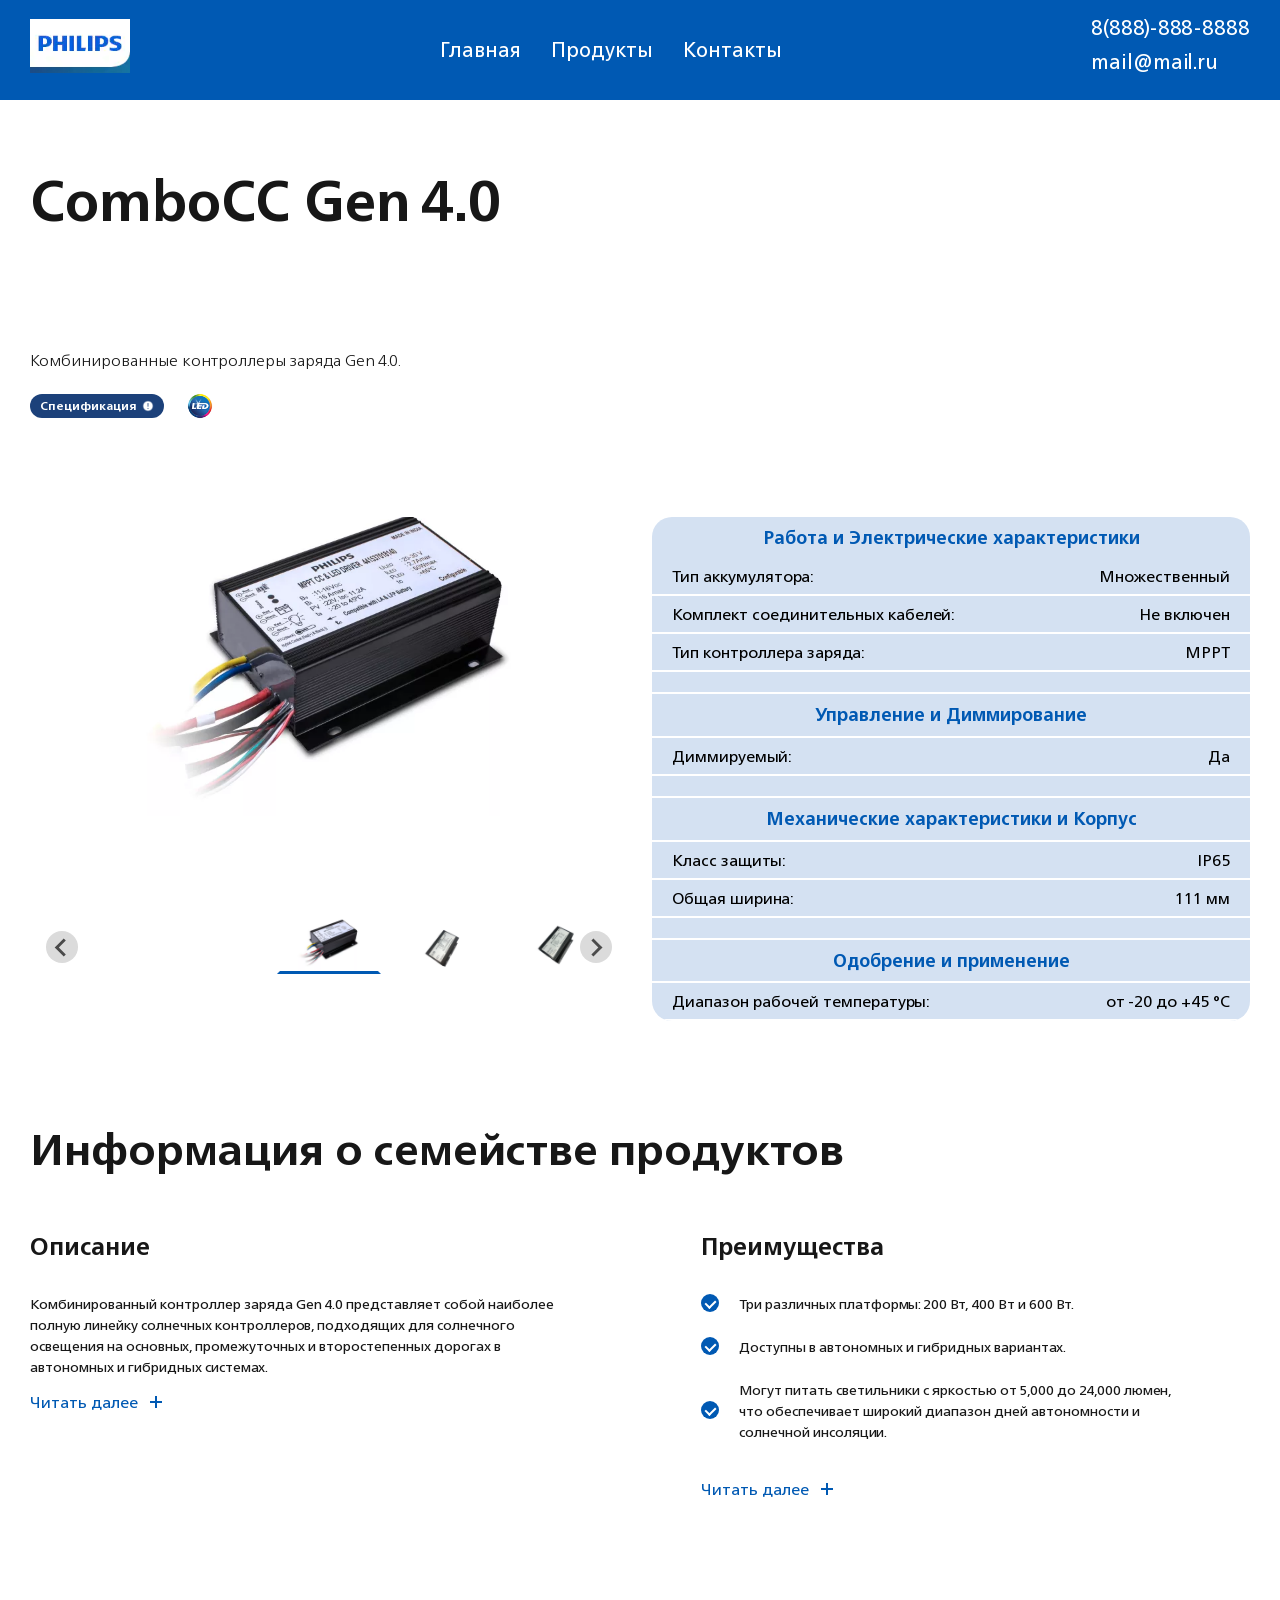
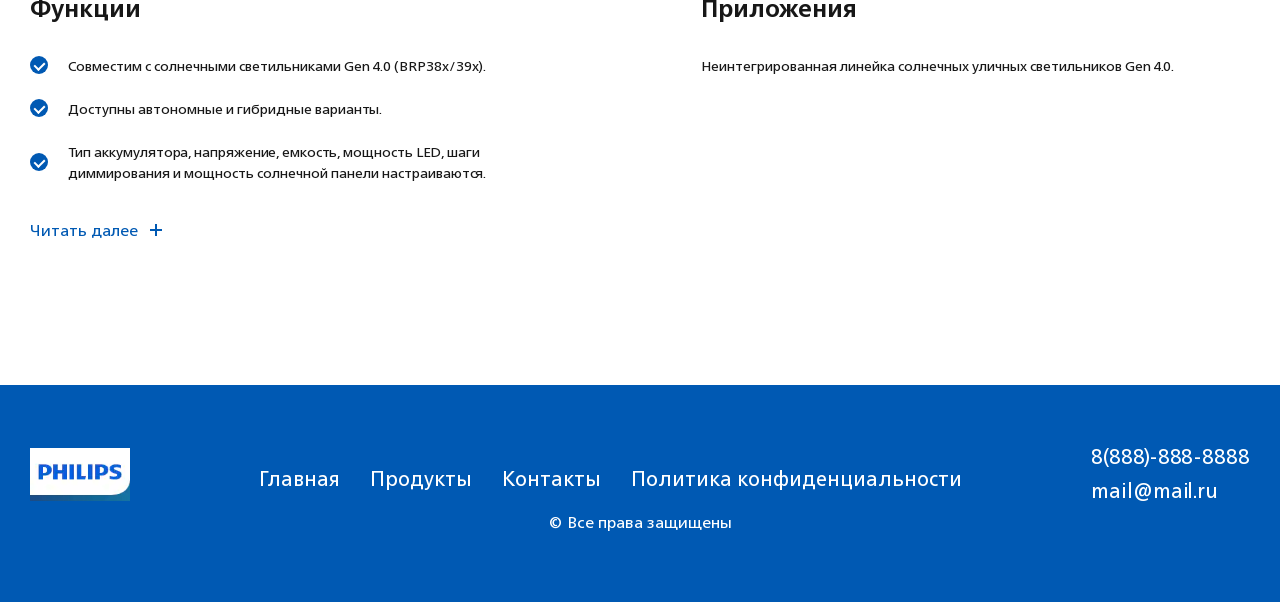
<file: ComboCC-Gen4.html>
<!DOCTYPE html>
<html lang="ru">
<head>
    <meta charset="UTF-8">
    <meta name="viewport" content="width=device-width, initial-scale=1.0">   
    <title>ComboCC Gen 4.0</title>
    <link rel="icon" href="assets/favicon/favicon-16x16.png" type="image/png">
    <link rel="icon" href="assets/favicon/favicon-32x32.png" type="image/png">
    <link rel="icon" href="assets/favicon/favicon.ico" type="image/x-icon">
    <link rel="stylesheet" href="assets/css/baguetteBox.min.css">
    <link rel="stylesheet" href="assets/css/splide.min.css">
    <link rel="stylesheet" href="assets/css/style.css">
</head>
<body>
    <div class="body__container">
        <div class="modal__error modal-hide">
            <div class="modal__error-dialog">
                <div class="modal__error-content modal__content">
                    <h2 class="modal__error-title modal__title">Упс, ошибочка!</h2>
                    <div class="modal__error-close modal__close"></div>
                </div>
            </div>
        </div>
        <div class="modal__succes modal-hide">
            <div class="modal__succes-dialog">
                <div class="modal__succes-content modal__content">
                    <h2 class="modal__succes-title modal__title">Успешно отправлено</h2>
                    <div class="modal__succes-close modal__close"></div>
                </div>
            </div>
        </div>
        <div class="modal modal-hide">
            <div class="modal__dialog">
                <div class="modal__content">
                    <h2 class="modal__title">Название товара</h2>
                    <div class="modal__close"></div>
                    <div class="modal__container">
                        <form class="modal__form">
                            <div>
                                <input type="text" name="your-name" autocomplete="name" class="modal__input">
                            </div>
                            <div>
                                <input type="tel" name="your-tel" autocomplete="tel" class="modal__input">
                            </div>
                            <button class="modal__btn" type="submit">Заказать</button>
                        </form>
                        <p class="modal__form-warning">Нажимая кнопку "Заказать" вы соглашаетесь с <a href="policy.html" target="_blank">Политикой конфиденциальности</a></p>
                    </div>
                </div>
            </div>
        </div>
        <div class="performance performance-hide">
            <div class="performance__dialog">
                <div class="performance__content">
                    <div class="performance__head">
                        <h2 class="performance__title">Характеристики продукта</h2>
                        <p class="performance__descr">Найти подходящие светильники для различных планов, потребностей и бюджетов легко благодаря обширному портфолио Philips. Оно гарантирует, что у вас всегда будет качественное решение по желаемой цене.</p>
                        <div class="performance__close"></div>
                    </div>
                    <div class="performance__wrapper">
                        <!-- 1 -->
                        <div class="performance__item">
                            <h3 class="performance__item-title">Ценность</h3>
                            <div class="performance__item-content">
                                <div class="performance__item-header">
                                    <h4 class="performance__item-subtitle">Решение</h4>
                                    <p class="performance__item-subdescr">Основной ассортимент надежных продуктов</p>
                                </div>  
                                <div class="performance__item-box">
                                    <h4 class="performance__item-subtitle">Производительность</h4>
                                    <div class="performance__item-wrapper">
                                        <div class="performance__item-img">
                                            <img src="assets/icons/lampochka.svg" alt="Лампочка">
                                        </div>
                                        <div class="performance__item-img">
                                            <img src="assets/icons/lampochka.svg" alt="Лампочка">
                                        </div>
                                        <div class="performance__item-img">
                                            <img src="assets/icons/lampochka.svg" alt="Лампочка">
                                        </div>
                                        <div class="performance__item-img">
                                            <img src="assets/icons/lampochka2.svg" alt="Лампочка">
                                        </div>
                                        <div class="performance__item-img">
                                            <img src="assets/icons/lampochka2.svg" alt="Лампочка">
                                        </div>
                                    </div>
                                </div>     
                                <div class="performance__item-box">
                                    <h4 class="performance__item-subtitle">Стоимость</h4>
                                    <div class="performance__item-wrapper">
                                        <div class="performance__item-img">
                                            <img src="assets/icons/hand.svg" alt="Стоимость">
                                        </div>
                                        <div class="performance__item-img">
                                            <img src="assets/icons/hand2.svg" alt="Стоимость">
                                        </div>
                                        <div class="performance__item-img">
                                            <img src="assets/icons/hand2.svg" alt="Стоимость">
                                        </div>
                                        <div class="performance__item-img">
                                            <img src="assets/icons/hand2.svg" alt="Стоимость">
                                        </div>
                                        <div class="performance__item-img">
                                            <img src="assets/icons/hand2.svg" alt="Стоимость">
                                        </div>
                                    </div>
                                </div>      
                                <div class="performance__item-box">
                                    <h4 class="performance__item-subtitle">Срок службы</h4>
                                    <p class="performance__item-subdescr">50,000 L80</p>
                                </div>   
                                <div class="performance__item-box">
                                    <h4 class="performance__item-subtitle">Гарантия</h4>
                                    <p class="performance__item-subdescr">3 года</p>
                                </div>              
                            </div>
                        </div>

                        <!-- 2 -->
                        <div class="performance__item">
                            <h3 class="performance__item-title">Эффективность</h3>
                            <div class="performance__item-content green">
                                <div class="performance__item-header">
                                    <h4 class="performance__item-subtitle">Решение</h4>
                                    <p class="performance__item-subdescr">Подходит для каждого проекта, где свет имеет значение.</p>
                                </div>  
                                <div class="performance__item-box">
                                    <h4 class="performance__item-subtitle">Производительность</h4>
                                    <div class="performance__item-wrapper">
                                        <div class="performance__item-img">
                                            <img src="assets/icons/lampochka-green.svg" alt="Лампочка">
                                        </div>
                                        <div class="performance__item-img">
                                            <img src="assets/icons/lampochka-green.svg" alt="Лампочка">
                                        </div>
                                        <div class="performance__item-img">
                                            <img src="assets/icons/lampochka-green.svg" alt="Лампочка">
                                        </div>
                                        <div class="performance__item-img">
                                            <img src="assets/icons/lampochka-green.svg" alt="Лампочка">
                                        </div>
                                        <div class="performance__item-img">
                                            <img src="assets/icons/lampochka2.svg" alt="Лампочка">
                                        </div>
                                    </div>
                                </div>     
                                <div class="performance__item-box">
                                    <h4 class="performance__item-subtitle">Стоимость</h4>
                                    <div class="performance__item-wrapper">
                                        <div class="performance__item-img">
                                            <img src="assets/icons/hand-green.svg" alt="Стоимость">
                                        </div>
                                        <div class="performance__item-img">
                                            <img src="assets/icons/hand-green.svg" alt="Стоимость">
                                        </div>
                                        <div class="performance__item-img">
                                            <img src="assets/icons/hand2.svg" alt="Стоимость">
                                        </div>
                                        <div class="performance__item-img">
                                            <img src="assets/icons/hand2.svg" alt="Стоимость">
                                        </div>
                                        <div class="performance__item-img">
                                            <img src="assets/icons/hand2.svg" alt="Стоимость">
                                        </div>
                                    </div>
                                </div>      
                                <div class="performance__item-box">
                                    <h4 class="performance__item-subtitle">Срок службы</h4>
                                    <p class="performance__item-subdescr">100,000 L70</p>
                                </div>   
                                <div class="performance__item-box">
                                    <h4 class="performance__item-subtitle">Гарантия</h4>
                                    <p class="performance__item-subdescr">3,5 года</p>
                                </div>              
                            </div>
                        </div>

                         <!-- 3 -->
                        <div class="performance__item">
                            <h3 class="performance__item-title">Спецификация</h3>
                            <div class="performance__item-content blue">
                                <div class="performance__item-header">
                                    <h4 class="performance__item-subtitle">Решение</h4>
                                    <p class="performance__item-subdescr">Подходит для каждого проекта, где свет имеет значение.</p>
                                </div>  
                                <div class="performance__item-box">
                                    <h4 class="performance__item-subtitle">Производительность</h4>
                                    <div class="performance__item-wrapper">
                                        <div class="performance__item-img">
                                            <img src="assets/icons/lampochka-blue.svg" alt="Лампочка">
                                        </div>
                                        <div class="performance__item-img">
                                            <img src="assets/icons/lampochka-blue.svg" alt="Лампочка">
                                        </div>
                                        <div class="performance__item-img">
                                            <img src="assets/icons/lampochka-blue.svg" alt="Лампочка">
                                        </div>
                                        <div class="performance__item-img">
                                            <img src="assets/icons/lampochka-blue.svg" alt="Лампочка">
                                        </div>
                                        <div class="performance__item-img">
                                            <img src="assets/icons/lampochka-blue.svg" alt="Лампочка">
                                        </div>
                                    </div>
                                </div>     
                                <div class="performance__item-box">
                                    <h4 class="performance__item-subtitle">Стоимость</h4>
                                    <div class="performance__item-wrapper">
                                        <div class="performance__item-img">
                                            <img src="assets/icons/hand-blue.svg" alt="Стоимость">
                                        </div>
                                        <div class="performance__item-img">
                                            <img src="assets/icons/hand-blue.svg" alt="Стоимость">
                                        </div>
                                        <div class="performance__item-img">
                                            <img src="assets/icons/hand-blue.svg" alt="Стоимость">
                                        </div>
                                        <div class="performance__item-img">
                                            <img src="assets/icons/hand-blue.svg" alt="Стоимость">
                                        </div>
                                        <div class="performance__item-img">
                                            <img src="assets/icons/hand2.svg" alt="Стоимость">
                                        </div>
                                    </div>
                                </div>      
                                <div class="performance__item-box">
                                    <h4 class="performance__item-subtitle">Срок службы</h4>
                                    <p class="performance__item-subdescr">100,000 L90</p>
                                </div>   
                                <div class="performance__item-box">
                                    <h4 class="performance__item-subtitle">Гарантия</h4>
                                    <p class="performance__item-subdescr">3,5 года</p>
                                </div>              
                            </div>
                        </div>
                    </div>
                </div>
            </div>
        </div>
        <header class="header">
            <div class="container">
                <div class="header__wrapper">
                    <a href="index.html" class="header__logo">
                        <img src="assets/icons/logo.webp" alt="Логотип сайат" class="header__logo-img">
                    </a>
                    <nav class="header__nav">
                        <ul class="header__nav-list">
                            <li><a href="index.html">Главная</a></li>
                            <li><a href="#">Продукты</a></li>
                            <li><a href="#">Контакты</a></li>
                        </ul>
                    </nav>
                    <div class="header__contacts">
                        <a href="#" class="header__contacts-link">8(888)-888-8888</a>
                        <a href="#" class="header__contacts-link">mail@mail.ru</a>
                    </div>
                    <div class="header__hamburger hamburger">
                        <span></span><span></span><span></span>
                    </div>
                </div>
            </div>
        </header>
        <main class="content">
            <section class="head">
                <div class="container">
                    <h1 class="head__title title">ComboCC Gen 4.0</h1>
                    <p class="head__descr descr">Комбинированные контроллеры заряда Gen 4.0.</p>
                    <div class="head__wrapper">
                        <button class="head__spec">
                            <h5 class="head__spec-text">Спецификация</h5>                          
                            <img src="assets/icons/alert.svg" alt="Предупреждение" loading="lazy" class="head__spec-img">                            
                        </button>
                        <div class="head__img">
                            <img src="assets/icons/led.webp" alt="led" loading="lazy">
                        </div>
                    </div>
                </div>
            </section>
            <section class="product-slider">
                <div class="container">
                    <div class="product-slider__wrapper">
                        <div class="product-slider__slider">                            
                            <div class="splide product-slider__slider-big" id="main-slider" role="group" aria-label="Splide Basic HTML Example">
                                <div class="splide__track">
                                    <ul class="splide__list">
                                        <li class="splide__slide">
                                            <div class="product-slider__item">
                                                <a href="assets/img/ComboCC-Gen4.0/ComboCC Gen 4_0-slide01.webp" data-caption="ComboCC Gen 4_0">
                                                    <img src="assets/img/ComboCC-Gen4.0/ComboCC Gen 4_0-slide01.webp" alt="ComboCC Gen 4_0">
                                                </a>
                                            </div>                                            
                                        </li>
                                        <li class="splide__slide">
                                            <div class="product-slider__item">
                                                <a href="assets/img/ComboCC-Gen4.0/ComboCC-Gen4-SPP-2-slide02.webp" data-caption="ComboCC-Gen4-SPP-2">
                                                    <img src="assets/img/ComboCC-Gen4.0/ComboCC-Gen4-SPP-2-slide02.webp" alt="ComboCC-Gen4-SPP-2">
                                                </a>
                                            </div>                                            
                                        </li>
                                        <li class="splide__slide">
                                            <div class="product-slider__item">
                                                <a href="assets/img/ComboCC-Gen4.0/ComboCC-Gen4-SPP-1-slide03.webp" data-caption="ComboCC-Gen4-SPP-1">
                                                    <img src="assets/img/ComboCC-Gen4.0/ComboCC-Gen4-SPP-1-slide03.webp" alt="ComboCC-Gen4-SPP-1">
                                                </a>
                                            </div>                                            
                                        </li>
                                    </ul>
                                </div>
                            </div>

                            <div class="splide" id="thumbnail-slider" role="group" aria-label="Splide Basic HTML Example">
                                <div class="splide__track">
                                    <ul class="splide__list">
                                        <li class="splide__slide">
                                            <img src="assets/img/ComboCC-Gen4.0/ComboCC Gen 4_0-slide01.webp" alt="ComboCC-Gen4.0/ComboCC Gen 4_0">
                                        </li>
                                        <li class="splide__slide">
                                           <img src="assets/img/ComboCC-Gen4.0/ComboCC-Gen4-SPP-2-slide02.webp" alt="ComboCC-Gen4-SPP-2">
                                        </li>
                                        <li class="splide__slide">
                                           <img src="assets/img/ComboCC-Gen4.0/ComboCC-Gen4-SPP-1-slide03.webp" alt="ComboCC-Gen4-SPP-1">
                                        </li>                            
                                    </ul>
                                </div>
                            </div>
                        </div>
                        <div class="product-slider__specifications">
                            <table class="product-slider__specifications-table specifications-table">
                                <thead class="specifications-table__header">
                                    <tr class="specifications-table__head">
                                        <th>Работа и Электрические характеристики</th>
                                    </tr>
                                </thead>
                                <tbody class="specifications-table__content">
                                    <tr class="specifications-table__row">
                                        <td class="specifications-table__item">Тип аккумулятора:  </td>
                                        <td class="specifications-table__item">Множественный</td>
                                    </tr>
                                    <tr class="specifications-table__row">
                                        <td class="specifications-table__item">Комплект соединительных кабелей: </td>
                                        <td class="specifications-table__item">Не включен</td>
                                    </tr>
                                    <tr class="specifications-table__row">
                                        <td class="specifications-table__item">Тип контроллера заряда: </td>
                                        <td class="specifications-table__item">MPPT</td>
                                    </tr>
                                    <tr class="specifications-table__row">
                                        <td class="specifications-table__item"></td>
                                    </tr>    
                                    <tr class="specifications-table__row ">
                                        <td class="specifications-table__item table__head">Управление и Диммирование</td>
                                    </tr>
                                    <tr class="specifications-table__row">
                                        <td class="specifications-table__item">Диммируемый:  </td>
                                        <td class="specifications-table__item">Да</td>
                                    </tr>

                                    <tr class="specifications-table__row">
                                        <td class="specifications-table__item"></td>
                                    </tr>

                                    <tr class="specifications-table__row ">
                                        <td class="specifications-table__item table__head">Механические характеристики и Корпус</td>
                                    </tr>
                                    <tr class="specifications-table__row">
                                        <td class="specifications-table__item">Класс защиты: </td>
                                        <td class="specifications-table__item">IP65</td>
                                    </tr>
                                    <tr class="specifications-table__row">
                                        <td class="specifications-table__item">Общая ширина:</td>
                                        <td class="specifications-table__item">111 мм</td>
                                    </tr>
                                    <tr class="specifications-table__row">
                                        <td class="specifications-table__item"></td>
                                    </tr>
                                                                       
                                    <tr class="specifications-table__row ">
                                        <td class="specifications-table__item table__head">Одобрение и применение</td>
                                    </tr>
                                    <tr class="specifications-table__row">
                                        <td class="specifications-table__item">Диапазон рабочей температуры: </td>
                                        <td class="specifications-table__item">от -20 до +45 °C</td>
                                    </tr>
                                </tbody>
                            </table>
                        </div>
                    </div>
                </div>
            </section>
            <!-- Секция с информацией -->
            <section class="product-information">
                <div class="container">
                    <h2 class="product-information__title">Информация о семействе продуктов</h2>
                    <div class="product-information__wrapper">
                        <div class="product-information__item">
                            <h2 class="product-information__item-title">Описание</h2>
                            <p class="product-information__item-descr">Комбинированный контроллер заряда Gen 4.0 представляет собой наиболее полную линейку солнечных контроллеров, подходящих для солнечного освещения на основных, промежуточных и второстепенных дорогах в автономных и гибридных системах. </p>
                            <p class="product-information__item-descr product-information__hide hide__element">Высокая эффективность системы, оптимизированный дизайн и долгий срок службы обеспечивают низкие затраты на владение. Устройство настраивается и легко в эксплуатации, готово к удаленному мониторингу и управлению.</p>
                            <button class="product-information__item-next">Читать далее</button>
                        </div>
                        <div class="product-information__item">
                            <h2 class="product-information__item-title">Преимущества</h2>                            
                            <ul class="product-information__list">
                                <li class="product-information__list-item">
                                    <div class="product-information__list-check"></div>
                                    <h2 class="product-information__list-descr">Три различных платформы: 200 Вт, 400 Вт и 600 Вт.</h2>
                                </li>
                                <li class="product-information__list-item">
                                    <div class="product-information__list-check"></div>
                                    <h2 class="product-information__list-descr">Доступны в автономных и гибридных вариантах.</h2>
                                </li>
                                <li class="product-information__list-item">
                                    <div class="product-information__list-check"></div>
                                    <h2 class="product-information__list-descr">Могут питать светильники с яркостью от 5,000 до 24,000 люмен, что обеспечивает широкий диапазон дней автономности и солнечной инсоляции.</h2>
                                </li>                                                              
                            </ul>
                            <ul class="product-information__list product-information__hide hide__element">
                                <li class="product-information__list-item">
                                    <div class="product-information__list-check"></div>
                                    <h2 class="product-information__list-descr">Встроенный LED-драйвер обеспечивает эффективность системы до 170 люмен/Вт.</h2>
                                </li>
                                <li class="product-information__list-item">
                                    <div class="product-information__list-check"></div>
                                    <h2 class="product-information__list-descr">Интегрированные модули защиты и управления.</h2>
                                </li>  
                                <li class="product-information__list-item">
                                    <div class="product-information__list-check"></div>
                                    <h2 class="product-information__list-descr">Программирование и настройка на месте с помощью графического интерфейса для панели, аккумулятора и профиля диммирования.</h2>
                                </li>   
                                <li class="product-information__list-item">
                                    <div class="product-information__list-check"></div>
                                    <h2 class="product-information__list-descr">Металлический влагозащитный корпус с несколькими уровнями защиты.</h2>
                                </li>                                                          
                            </ul>
                            <button class="product-information__item-next">Читать далее</button>
                        </div>
                    </div>
                    <div class="product-information__wrapper">
                        <div class="product-information__item">
                            <h2 class="product-information__item-title">Функции</h2>                            
                            <ul class="product-information__list">
                                <li class="product-information__list-item">
                                    <div class="product-information__list-check"></div>
                                    <h2 class="product-information__list-descr">Совместим с солнечными светильниками Gen 4.0 (BRP38x/39x).</h2>
                                </li>
                                <li class="product-information__list-item">
                                    <div class="product-information__list-check"></div>
                                    <h2 class="product-information__list-descr">Доступны автономные и гибридные варианты.</h2>
                                </li>
                                <li class="product-information__list-item">
                                    <div class="product-information__list-check"></div>
                                    <h2 class="product-information__list-descr">Тип аккумулятора, напряжение, емкость, мощность LED, шаги диммирования и мощность солнечной панели настраиваются.</h2>
                                </li>                                                              
                            </ul>
                            <ul class="product-information__list product-information__hide hide__element">
                                <li class="product-information__list-item">
                                    <div class="product-information__list-check"></div>
                                    <h2 class="product-information__list-descr">Корпус с классом защиты IP65 и разъемы IP67, влажность 95%.</h2>
                                </li>
                                <li class="product-information__list-item">
                                    <div class="product-information__list-check"></div>
                                    <h2 class="product-information__list-descr">Соответствует стандартам IEC62109-1, IEC61547, CISPR15, IEC62093, IEC61347-2-13, EN50530, IEC62384.</h2>
                                </li>
                            </ul>
                            <button class="product-information__item-next">Читать далее</button>
                        </div>

                        <div class="product-information__item">
                            <h2 class="product-information__item-title">Приложения</h2>
                            <p class="product-information__item-descr">Неинтегрированная линейка солнечных уличных светильников Gen 4.0.</p>                            
                        </div>
                        
                    </div>
                </div>
            </section>
        </main>
        <footer class="footer">
            <div class="container">
                <div class="footer__wrapper">
                    <a href="index.html" class="footer__logo">
                        <img src="assets/icons/logo.webp" alt="Логотип сайта">
                    </a>
                    <nav class="footer__nav">
                        <ul class="footer__nav-list">
                            <li><a href="index.html">Главная</a></li>
                            <li><a href="#">Продукты</a></li>
                            <li><a href="#">Контакты</a></li>
                            <li><a href="#">Политика конфиденциальности</a></li>
                        </ul>
                    </nav>
                    <div class="footer__contacts">
                        <a href="#" class="footer__contacts-link">8(888)-888-8888</a>
                        <a href="#" class="footer__contacts-link">mail@mail.ru</a>
                    </div>                    
                </div>
                <div class="footer__copy">© Все права защищены</div>
            </div>
        </footer>
    </div>
    <script src="assets/js/splide.min.js"></script>
    <script src="assets/js/baguetteBox.min.js"></script>
    <script src="assets/js/hamburger.js"></script>
    <script src="assets/js/modal.js"></script>
    <script src="assets/js/slider.js"></script>
    <script src="assets/js/open-more.js"></script>
</body>
</html>
</file>
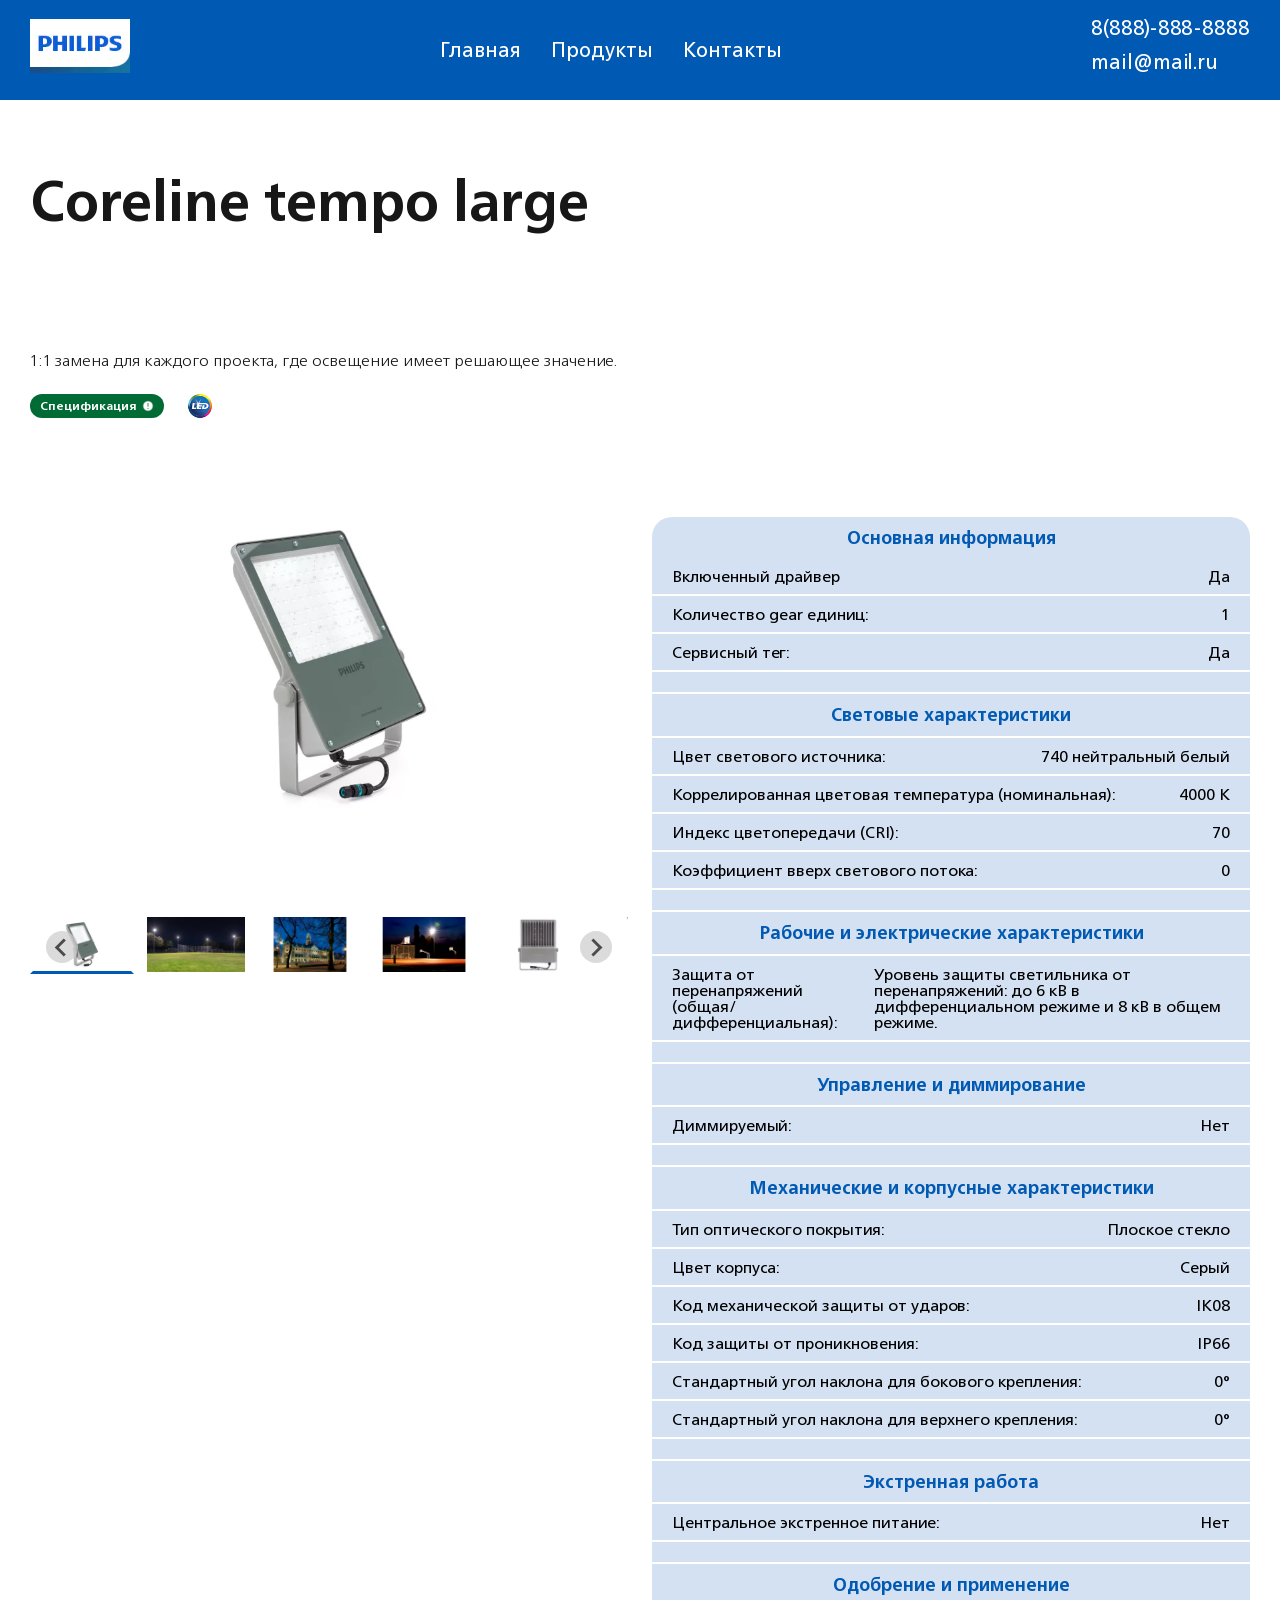
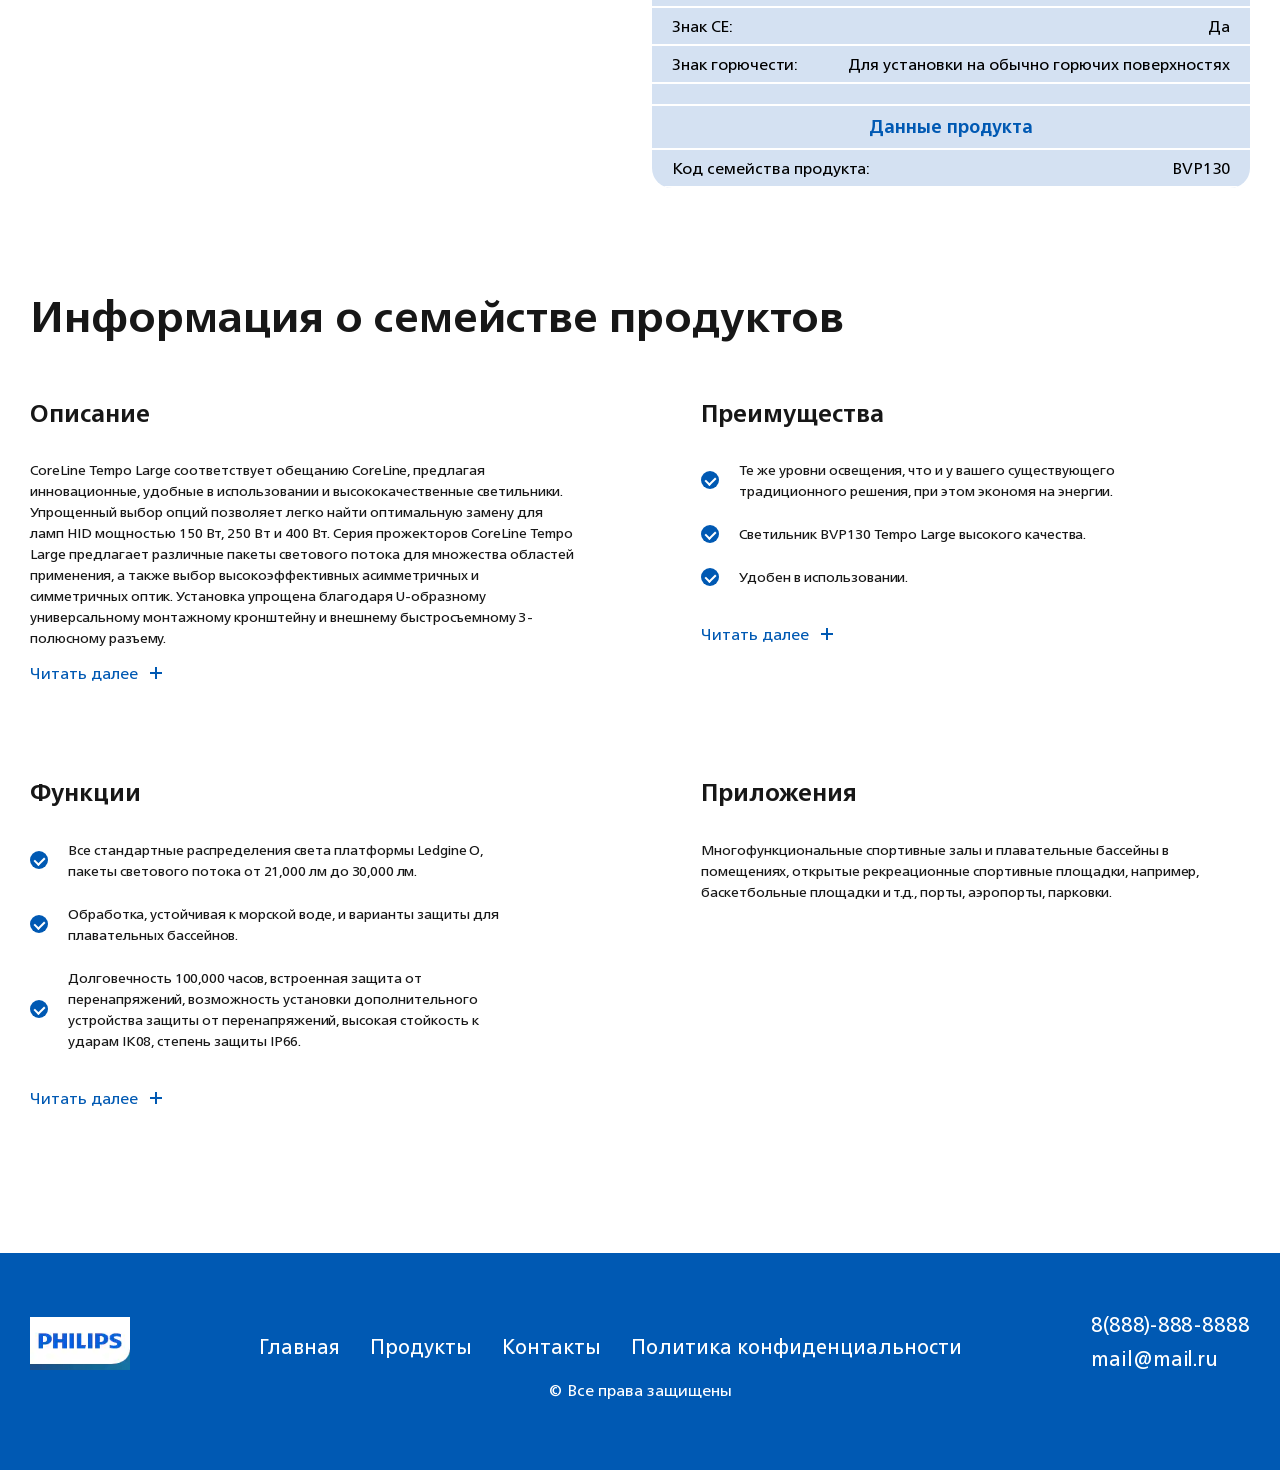
<file: coreline-tempo-large.html>
<!DOCTYPE html>
<html lang="ru">
<head>
    <meta charset="UTF-8">
    <meta name="viewport" content="width=device-width, initial-scale=1.0">   
    <title>Luma gen2</title>
    <link rel="icon" href="assets/favicon/favicon-16x16.png" type="image/png">
    <link rel="icon" href="assets/favicon/favicon-32x32.png" type="image/png">
    <link rel="icon" href="assets/favicon/favicon.ico" type="image/x-icon">
    <link rel="stylesheet" href="assets/css/baguetteBox.min.css">
    <link rel="stylesheet" href="assets/css/splide.min.css">
    <link rel="stylesheet" href="assets/css/style.css">
</head>
<body>
    <div class="body__container">
        <div class="modal__error modal-hide">
            <div class="modal__error-dialog">
                <div class="modal__error-content modal__content">
                    <h2 class="modal__error-title modal__title">Упс, ошибочка!</h2>
                    <div class="modal__error-close modal__close"></div>
                </div>
            </div>
        </div>
        <div class="modal__succes modal-hide">
            <div class="modal__succes-dialog">
                <div class="modal__succes-content modal__content">
                    <h2 class="modal__succes-title modal__title">Успешно отправлено</h2>
                    <div class="modal__succes-close modal__close"></div>
                </div>
            </div>
        </div>
        <div class="modal modal-hide">
            <div class="modal__dialog">
                <div class="modal__content">
                    <h2 class="modal__title">Название товара</h2>
                    <div class="modal__close"></div>
                    <div class="modal__container">
                        <form class="modal__form">
                            <div>
                                <input type="text" name="your-name" autocomplete="name" class="modal__input">
                            </div>
                            <div>
                                <input type="tel" name="your-tel" autocomplete="tel" class="modal__input">
                            </div>
                            <button class="modal__btn" type="submit">Заказать</button>
                        </form>
                        <p class="modal__form-warning">Нажимая кнопку "Заказать" вы соглашаетесь с <a href="policy.html" target="_blank">Политикой конфиденциальности</a></p>
                    </div>
                </div>
            </div>
        </div>
        <div class="performance performance-hide">
            <div class="performance__dialog">
                <div class="performance__content">
                    <div class="performance__head">
                        <h2 class="performance__title">Характеристики продукта</h2>
                        <p class="performance__descr">Найти подходящие светильники для различных планов, потребностей и бюджетов легко благодаря обширному портфолио Philips. Оно гарантирует, что у вас всегда будет качественное решение по желаемой цене.</p>
                        <div class="performance__close"></div>
                    </div>
                    <div class="performance__wrapper">
                        <!-- 1 -->
                        <div class="performance__item">
                            <h3 class="performance__item-title">Ценность</h3>
                            <div class="performance__item-content">
                                <div class="performance__item-header">
                                    <h4 class="performance__item-subtitle">Решение</h4>
                                    <p class="performance__item-subdescr">Основной ассортимент надежных продуктов</p>
                                </div>  
                                <div class="performance__item-box">
                                    <h4 class="performance__item-subtitle">Производительность</h4>
                                    <div class="performance__item-wrapper">
                                        <div class="performance__item-img">
                                            <img src="assets/icons/lampochka.svg" alt="Лампочка">
                                        </div>
                                        <div class="performance__item-img">
                                            <img src="assets/icons/lampochka.svg" alt="Лампочка">
                                        </div>
                                        <div class="performance__item-img">
                                            <img src="assets/icons/lampochka.svg" alt="Лампочка">
                                        </div>
                                        <div class="performance__item-img">
                                            <img src="assets/icons/lampochka2.svg" alt="Лампочка">
                                        </div>
                                        <div class="performance__item-img">
                                            <img src="assets/icons/lampochka2.svg" alt="Лампочка">
                                        </div>
                                    </div>
                                </div>     
                                <div class="performance__item-box">
                                    <h4 class="performance__item-subtitle">Стоимость</h4>
                                    <div class="performance__item-wrapper">
                                        <div class="performance__item-img">
                                            <img src="assets/icons/hand.svg" alt="Стоимость">
                                        </div>
                                        <div class="performance__item-img">
                                            <img src="assets/icons/hand2.svg" alt="Стоимость">
                                        </div>
                                        <div class="performance__item-img">
                                            <img src="assets/icons/hand2.svg" alt="Стоимость">
                                        </div>
                                        <div class="performance__item-img">
                                            <img src="assets/icons/hand2.svg" alt="Стоимость">
                                        </div>
                                        <div class="performance__item-img">
                                            <img src="assets/icons/hand2.svg" alt="Стоимость">
                                        </div>
                                    </div>
                                </div>      
                                <div class="performance__item-box">
                                    <h4 class="performance__item-subtitle">Срок службы</h4>
                                    <p class="performance__item-subdescr">50,000 L80</p>
                                </div>   
                                <div class="performance__item-box">
                                    <h4 class="performance__item-subtitle">Гарантия</h4>
                                    <p class="performance__item-subdescr">3 года</p>
                                </div>              
                            </div>
                        </div>

                        <!-- 2 -->
                        <div class="performance__item">
                            <h3 class="performance__item-title">Эффективность</h3>
                            <div class="performance__item-content green">
                                <div class="performance__item-header">
                                    <h4 class="performance__item-subtitle">Решение</h4>
                                    <p class="performance__item-subdescr">Подходит для каждого проекта, где свет имеет значение.</p>
                                </div>  
                                <div class="performance__item-box">
                                    <h4 class="performance__item-subtitle">Производительность</h4>
                                    <div class="performance__item-wrapper">
                                        <div class="performance__item-img">
                                            <img src="assets/icons/lampochka-green.svg" alt="Лампочка">
                                        </div>
                                        <div class="performance__item-img">
                                            <img src="assets/icons/lampochka-green.svg" alt="Лампочка">
                                        </div>
                                        <div class="performance__item-img">
                                            <img src="assets/icons/lampochka-green.svg" alt="Лампочка">
                                        </div>
                                        <div class="performance__item-img">
                                            <img src="assets/icons/lampochka-green.svg" alt="Лампочка">
                                        </div>
                                        <div class="performance__item-img">
                                            <img src="assets/icons/lampochka2.svg" alt="Лампочка">
                                        </div>
                                    </div>
                                </div>     
                                <div class="performance__item-box">
                                    <h4 class="performance__item-subtitle">Стоимость</h4>
                                    <div class="performance__item-wrapper">
                                        <div class="performance__item-img">
                                            <img src="assets/icons/hand-green.svg" alt="Стоимость">
                                        </div>
                                        <div class="performance__item-img">
                                            <img src="assets/icons/hand-green.svg" alt="Стоимость">
                                        </div>
                                        <div class="performance__item-img">
                                            <img src="assets/icons/hand2.svg" alt="Стоимость">
                                        </div>
                                        <div class="performance__item-img">
                                            <img src="assets/icons/hand2.svg" alt="Стоимость">
                                        </div>
                                        <div class="performance__item-img">
                                            <img src="assets/icons/hand2.svg" alt="Стоимость">
                                        </div>
                                    </div>
                                </div>      
                                <div class="performance__item-box">
                                    <h4 class="performance__item-subtitle">Срок службы</h4>
                                    <p class="performance__item-subdescr">100,000 L70</p>
                                </div>   
                                <div class="performance__item-box">
                                    <h4 class="performance__item-subtitle">Гарантия</h4>
                                    <p class="performance__item-subdescr">3,5 года</p>
                                </div>              
                            </div>
                        </div>

                         <!-- 3 -->
                        <div class="performance__item">
                            <h3 class="performance__item-title">Спецификация</h3>
                            <div class="performance__item-content blue">
                                <div class="performance__item-header">
                                    <h4 class="performance__item-subtitle">Решение</h4>
                                    <p class="performance__item-subdescr">Подходит для каждого проекта, где свет имеет значение.</p>
                                </div>  
                                <div class="performance__item-box">
                                    <h4 class="performance__item-subtitle">Производительность</h4>
                                    <div class="performance__item-wrapper">
                                        <div class="performance__item-img">
                                            <img src="assets/icons/lampochka-blue.svg" alt="Лампочка">
                                        </div>
                                        <div class="performance__item-img">
                                            <img src="assets/icons/lampochka-blue.svg" alt="Лампочка">
                                        </div>
                                        <div class="performance__item-img">
                                            <img src="assets/icons/lampochka-blue.svg" alt="Лампочка">
                                        </div>
                                        <div class="performance__item-img">
                                            <img src="assets/icons/lampochka-blue.svg" alt="Лампочка">
                                        </div>
                                        <div class="performance__item-img">
                                            <img src="assets/icons/lampochka-blue.svg" alt="Лампочка">
                                        </div>
                                    </div>
                                </div>     
                                <div class="performance__item-box">
                                    <h4 class="performance__item-subtitle">Стоимость</h4>
                                    <div class="performance__item-wrapper">
                                        <div class="performance__item-img">
                                            <img src="assets/icons/hand-blue.svg" alt="Стоимость">
                                        </div>
                                        <div class="performance__item-img">
                                            <img src="assets/icons/hand-blue.svg" alt="Стоимость">
                                        </div>
                                        <div class="performance__item-img">
                                            <img src="assets/icons/hand-blue.svg" alt="Стоимость">
                                        </div>
                                        <div class="performance__item-img">
                                            <img src="assets/icons/hand-blue.svg" alt="Стоимость">
                                        </div>
                                        <div class="performance__item-img">
                                            <img src="assets/icons/hand2.svg" alt="Стоимость">
                                        </div>
                                    </div>
                                </div>      
                                <div class="performance__item-box">
                                    <h4 class="performance__item-subtitle">Срок службы</h4>
                                    <p class="performance__item-subdescr">100,000 L90</p>
                                </div>   
                                <div class="performance__item-box">
                                    <h4 class="performance__item-subtitle">Гарантия</h4>
                                    <p class="performance__item-subdescr">3,5 года</p>
                                </div>              
                            </div>
                        </div>
                    </div>
                </div>
            </div>
        </div>
        <header class="header">
            <div class="container">
                <div class="header__wrapper">
                    <a href="index.html" class="header__logo">
                        <img src="assets/icons/logo.webp" alt="Логотип сайат" class="header__logo-img">
                    </a>
                    <nav class="header__nav">
                        <ul class="header__nav-list">
                            <li><a href="index.html">Главная</a></li>
                            <li><a href="#">Продукты</a></li>
                            <li><a href="#">Контакты</a></li>
                        </ul>
                    </nav>
                    <div class="header__contacts">
                        <a href="#" class="header__contacts-link">8(888)-888-8888</a>
                        <a href="#" class="header__contacts-link">mail@mail.ru</a>
                    </div>
                    <div class="header__hamburger hamburger">
                        <span></span><span></span><span></span>
                    </div>
                </div>
            </div>
        </header>
        <main class="content">
            <section class="head">
                <div class="container">
                    <h1 class="head__title title">Coreline tempo large</h1>
                    <p class="head__descr descr">1:1 замена для каждого проекта, где освещение имеет решающее значение.</p>
                    <div class="head__wrapper">
                        <button class="head__spec green-bg">
                            <h5 class="head__spec-text">Спецификация</h5>                          
                            <img src="assets/icons/alert.svg" alt="Предупреждение" loading="lazy" class="head__spec-img">                            
                        </button>
                        <div class="head__img">
                            <img src="assets/icons/led.webp" alt="led" loading="lazy">
                        </div>
                    </div>
                </div>
            </section>
            <section class="product-slider">
                <div class="container">
                    <div class="product-slider__wrapper">
                        <div class="product-slider__slider">                            
                            <div class="splide product-slider__slider-big" id="main-slider" role="group" aria-label="Splide Basic HTML Example">
                                <div class="splide__track">
                                    <ul class="splide__list">
                                        <li class="splide__slide">
                                            <div class="product-slider__item">
                                                <a href="assets/img/Coreline-tempo-large/Coreline_tempo_large-BVP130-BP-slide01.webp" data-caption="Coreline_tempo_large-BVP130-BP">
                                                    <img src="assets/img/Coreline-tempo-large/Coreline_tempo_large-BVP130-BP-slide01.webp" alt="Coreline_tempo_large-BVP130-BP">
                                                </a>
                                            </div>                                            
                                        </li>
                                        <li class="splide__slide">
                                            <div class="product-slider__item">
                                                <a href="assets/img/Coreline-tempo-large/PH_CorelineTempo_sportsfield-MAP-slide02.webp" data-caption="PH_CorelineTempo_sportsfield-MAP">
                                                    <img src="assets/img/luma-gen2/s3.webp" alt="PH_CorelineTempo_sportsfield-MAP">
                                                </a>
                                            </div>                                            
                                        </li>
                                        <li class="splide__slide">
                                            <div class="product-slider__item">
                                                <a href="assets/img/Coreline-tempo-large/Application Photo CoreLine tempo large - up to 93-slide03.webp" data-caption="Application Photo CoreLine tempo large - up to 93">
                                                    <img src="assets/img/Coreline-tempo-large/Application Photo CoreLine tempo large - up to 93-slide03.webp" alt="Application Photo CoreLine tempo large - up to 93">
                                                </a>
                                            </div>                                            
                                        </li>
                                        <li class="splide__slide">
                                            <div class="product-slider__item">
                                                <a href="assets/img/Coreline-tempo-large/Application Photo CoreLine tempo large - up to 217W-slide04.webp" data-caption="Application Photo CoreLine tempo large - up to 217W">
                                                    <img src="assets/img/Coreline-tempo-large/Application Photo CoreLine tempo large - up to 217W-slide04.webp" alt="Application Photo CoreLine tempo large - up to 217W">
                                                </a>
                                            </div>                                            
                                        </li>
                                        <li class="splide__slide">
                                            <div class="product-slider__item">
                                                <a href="assets/img/Coreline-tempo-large/Coreline_tempo_large-BVP130-DP03-slide05.webp" data-caption="Coreline_tempo_large-BVP130-DP03">
                                                    <img src="assets/img/Coreline-tempo-large/Coreline_tempo_large-BVP130-DP03-slide05.webp" alt="Coreline_tempo_large-BVP130-DP03">
                                                </a>
                                            </div>                                            
                                        </li>
                                        <li class="splide__slide">
                                            <div class="product-slider__item">
                                                <a href="assets/img/Coreline-tempo-large/Coreline_Tempo_Large-BVP125-DPP-slide06.webp" data-caption="Coreline_Tempo_Large-BVP125-DPP">
                                                    <img src="assets/img/Coreline-tempo-large/Coreline_Tempo_Large-BVP125-DPP-slide06.webp" alt="Coreline_Tempo_Large-BVP125-DPP">
                                                </a>
                                            </div>                                            
                                        </li>
                                        <li class="splide__slide">
                                            <div class="product-slider__item">
                                                <a href="assets/img/Coreline-tempo-large/Coreline_tempo_large-BVP130-DP02-slide07.webp" data-caption="Coreline_tempo_large-BVP130-DP02">
                                                    <img src="assets/img/Coreline-tempo-large/Coreline_tempo_large-BVP130-DP02-slide07.webp" alt="Coreline_tempo_large-BVP130-DP02">
                                                </a>
                                            </div>                                            
                                        </li>
                                        <li class="splide__slide">
                                            <div class="product-slider__item">
                                                <a href="assets/img/Coreline-tempo-large/Coreline_tempo_large-BVP130-DP06-slide08.webp" data-caption="Coreline_tempo_large-BVP130-DP06">
                                                    <img src="assets/img/Coreline-tempo-large/Coreline_tempo_large-BVP130-DP06-slide08.webp" alt="Coreline_tempo_large-BVP130-DP06">
                                                </a>
                                            </div>                                            
                                        </li>
                                        <li class="splide__slide">
                                            <div class="product-slider__item">
                                                <a href="assets/img/Coreline-tempo-large/Coreline_tempo_large-BVP130-DP01-slide09.webp" data-caption="Coreline_tempo_large-BVP130-DP01">
                                                    <img src="assets/img/Coreline-tempo-large/Coreline_tempo_large-BVP130-DP01-slide09.webp" alt="Coreline_tempo_large-BVP130-DP01">
                                                </a>
                                            </div>                                            
                                        </li>
                                        <li class="splide__slide">
                                            <div class="product-slider__item">
                                                <a href="assets/img/Coreline-tempo-large/Coreline_tempo_large-BVP130-DP05-slide10.webp" data-caption="Coreline_tempo_large-BVP130-DP05">
                                                    <img src="assets/img/Coreline-tempo-large/Coreline_tempo_large-BVP130-DP05-slide10.webp" alt="Coreline_tempo_large-BVP130-DP05">
                                                </a>
                                            </div>                                            
                                        </li>
                                        <li class="splide__slide">
                                            <div class="product-slider__item">
                                                <a href="assets/img/Coreline-tempo-large/Coreline_tempo_large-BVP130-DP04-slide11.webp" data-caption="Coreline_tempo_large-BVP130-DP04">
                                                    <img src="assets/img/Coreline-tempo-large/Coreline_tempo_large-BVP130-DP04-slide11.webp" alt="Coreline_tempo_large-BVP130-DP04">
                                                </a>
                                            </div>                                            
                                        </li>                                      
                                    </ul>
                                </div>
                            </div>

                            <div class="splide" id="thumbnail-slider" role="group" aria-label="Splide Basic HTML Example">
                                <div class="splide__track">
                                    <ul class="splide__list">
                                        <li class="splide__slide">
                                            <img src="assets/img/Coreline-tempo-large/Coreline_tempo_large-BVP130-BP-slide01.webp" alt="Coreline-tempo-large/Coreline_tempo_large-BVP130-BP" loading="lazy">
                                        </li>
                                        <li class="splide__slide">
                                           <img src="assets/img/Coreline-tempo-large/PH_CorelineTempo_sportsfield-MAP-slide02.webp" alt="PH_CorelineTempo_sportsfield-MAP" loading="lazy">
                                        </li>
                                        <li class="splide__slide">
                                           <img src="assets/img/Coreline-tempo-large/Application Photo CoreLine tempo large - up to 93-slide03.webp" alt="Application Photo CoreLine tempo large - up to 93" loading="lazy">
                                        </li>
                                        <li class="splide__slide">
                                           <img src="assets/img/Coreline-tempo-large/Application Photo CoreLine tempo large - up to 217W-slide04.webp" alt="Application Photo CoreLine tempo large - up to 217W" loading="lazy">
                                        </li>
                                        <li class="splide__slide">
                                           <img src="assets/img/Coreline-tempo-large/Coreline_tempo_large-BVP130-DP03-slide05.webp" alt="Coreline_tempo_large-BVP130-DP03" loading="lazy">
                                        </li>
                                        <li class="splide__slide">
                                           <img src="assets/img/Coreline-tempo-large/Coreline_Tempo_Large-BVP125-DPP-slide06.webp" alt="Coreline_Tempo_Large-BVP125-DPP">
                                        </li>
                                        <li class="splide__slide">
                                           <img src="assets/img/Coreline-tempo-large/Coreline_tempo_large-BVP130-DP02-slide07.webp" alt="Coreline_tempo_large-BVP130-DP02">
                                        </li>
                                        <li class="splide__slide">
                                           <img src="assets/img/Coreline-tempo-large/Coreline_tempo_large-BVP130-DP06-slide08.webp" alt="Coreline_tempo_large-BVP130-DP06">
                                        </li>
                                        <li class="splide__slide">
                                           <img src="assets/img/Coreline-tempo-large/Coreline_tempo_large-BVP130-DP01-slide09.webp" alt="Coreline_tempo_large-BVP130-DP01">
                                        </li>
                                        <li class="splide__slide">
                                           <img src="assets/img/Coreline-tempo-large/Coreline_tempo_large-BVP130-DP05-slide10.webp" alt="Coreline_tempo_large-BVP130-DP05">
                                        </li>
                                        <li class="splide__slide">
                                           <img src="assets/img/Coreline-tempo-large/Coreline_tempo_large-BVP130-DP04-slide11.webp" alt="Coreline_tempo_large-BVP130-DP04">
                                        </li>
                                        
                                    </ul>
                                </div>
                            </div>
                        </div>
                        <div class="product-slider__specifications">
                            <table class="product-slider__specifications-table specifications-table">
                                <thead class="specifications-table__header">
                                    <tr class="specifications-table__head">
                                        <th>Основная информация</th>
                                    </tr>
                                </thead>
                                <tbody class="specifications-table__content">
                                    <tr class="specifications-table__row">
                                        <td class="specifications-table__item">Включенный драйвер</td>
                                        <td class="specifications-table__item">Да</td>
                                    </tr>
                                    <tr class="specifications-table__row">
                                        <td class="specifications-table__item">Количество gear единиц: </td>
                                        <td class="specifications-table__item">1</td>
                                    </tr>
                                    <tr class="specifications-table__row">
                                        <td class="specifications-table__item">Сервисный тег: </td>
                                        <td class="specifications-table__item">Да</td>
                                    </tr>
                                    <tr class="specifications-table__row">
                                        <td class="specifications-table__item"></td>
                                    </tr>    
                                    <tr class="specifications-table__row ">
                                        <td class="specifications-table__item table__head">Световые характеристики</td>
                                    </tr>
                                    <tr class="specifications-table__row">
                                        <td class="specifications-table__item">Цвет светового источника: </td>
                                        <td class="specifications-table__item">740 нейтральный белый</td>
                                    </tr>
                                    <tr class="specifications-table__row">
                                        <td class="specifications-table__item">Коррелированная цветовая температура (номинальная): </td>
                                        <td class="specifications-table__item">4000 K</td>
                                    </tr>
                                    <tr class="specifications-table__row">
                                        <td class="specifications-table__item">Индекс цветопередачи (CRI):  </td>
                                        <td class="specifications-table__item">70</td>
                                    </tr>
                                    <tr class="specifications-table__row">
                                        <td class="specifications-table__item">Коэффициент вверх светового потока:</td>
                                        <td class="specifications-table__item">0</td>
                                    </tr>
                                    <tr class="specifications-table__row">
                                        <td class="specifications-table__item"></td>
                                    </tr>

                                    <tr class="specifications-table__row ">
                                        <td class="specifications-table__item table__head">Рабочие и электрические характеристики</td>
                                    </tr>
                                    <tr class="specifications-table__row">
                                        <td class="specifications-table__item">Защита от перенапряжений (общая/дифференциальная):</td>
                                        <td class="specifications-table__item">Уровень защиты светильника от перенапряжений: до 6 кВ в дифференциальном режиме и 8 кВ в общем режиме.</td>
                                    </tr>
                                    <tr class="specifications-table__row">
                                        <td class="specifications-table__item"></td>
                                    </tr>

                                    <tr class="specifications-table__row ">
                                        <td class="specifications-table__item table__head">Управление и диммирование</td>
                                    </tr>
                                    <tr class="specifications-table__row">
                                        <td class="specifications-table__item">Диммируемый: </td>
                                        <td class="specifications-table__item">Нет</td>
                                    </tr>
                                    <tr class="specifications-table__row">
                                        <td class="specifications-table__item"></td>
                                    </tr>

                                    <tr class="specifications-table__row ">
                                        <td class="specifications-table__item table__head">Механические и корпусные характеристики</td>
                                    </tr>
                                    <tr class="specifications-table__row">
                                        <td class="specifications-table__item">Тип оптического покрытия: </td>
                                        <td class="specifications-table__item">Плоское стекло</td>
                                    </tr>
                                    <tr class="specifications-table__row">
                                        <td class="specifications-table__item">Цвет корпуса: </td>
                                        <td class="specifications-table__item">Серый</td>
                                    </tr>
                                    <tr class="specifications-table__row">
                                        <td class="specifications-table__item">Код механической защиты от ударов: </td>
                                        <td class="specifications-table__item">IK08</td>
                                    </tr>
                                    <tr class="specifications-table__row">
                                        <td class="specifications-table__item">Код защиты от проникновения: </td>
                                        <td class="specifications-table__item">IP66</td>
                                    </tr>
                                    <tr class="specifications-table__row">
                                        <td class="specifications-table__item">Стандартный угол наклона для бокового крепления:</td>
                                        <td class="specifications-table__item">0°</td>
                                    </tr>
                                    <tr class="specifications-table__row">
                                        <td class="specifications-table__item">Стандартный угол наклона для верхнего крепления: </td>
                                        <td class="specifications-table__item">0°</td>
                                    </tr>
                                    
                                    <tr class="specifications-table__row">
                                        <td class="specifications-table__item"></td>
                                    </tr>

                                    <tr class="specifications-table__row ">
                                        <td class="specifications-table__item table__head">Экстренная работа</td>
                                    </tr>
                                    <tr class="specifications-table__row">
                                        <td class="specifications-table__item">Центральное экстренное питание: </td>
                                        <td class="specifications-table__item">Нет</td>
                                    </tr>

                                    <tr class="specifications-table__row">
                                        <td class="specifications-table__item"></td>
                                    </tr>

                                    <tr class="specifications-table__row ">
                                        <td class="specifications-table__item table__head">Одобрение и применение</td>
                                    </tr>
                                    <tr class="specifications-table__row">
                                        <td class="specifications-table__item">Знак CE: </td>
                                        <td class="specifications-table__item">Да</td>
                                    </tr>
                                    <tr class="specifications-table__row">
                                        <td class="specifications-table__item">Знак горючести: </td>
                                        <td class="specifications-table__item">Для установки на обычно горючих поверхностях</td>
                                    </tr>

                                    <tr class="specifications-table__row">
                                        <td class="specifications-table__item"></td>
                                    </tr>

                                    <tr class="specifications-table__row ">
                                        <td class="specifications-table__item table__head">Данные продукта</td>
                                    </tr>
                                    <tr class="specifications-table__row">
                                        <td class="specifications-table__item">Код семейства продукта: </td>
                                        <td class="specifications-table__item">BVP130</td>
                                    </tr>
                                </tbody>
                            </table>
                        </div>
                    </div>
                </div>
            </section>
            <!-- Секция с информацией -->
            <section class="product-information">
                <div class="container">
                    <h2 class="product-information__title">Информация о семействе продуктов</h2>
                    <div class="product-information__wrapper">
                        <div class="product-information__item">
                            <h2 class="product-information__item-title">Описание</h2>
                            <p class="product-information__item-descr">CoreLine Tempo Large соответствует обещанию CoreLine, предлагая инновационные, удобные в использовании и высококачественные светильники. Упрощенный выбор опций позволяет легко найти оптимальную замену для ламп HID мощностью 150 Вт, 250 Вт и 400 Вт. Серия прожекторов CoreLine Tempo Large предлагает различные пакеты светового потока для множества областей применения, а также выбор высокоэффективных асимметричных и симметричных оптик. Установка упрощена благодаря U-образному универсальному монтажному кронштейну и внешнему быстросъемному 3-полюсному разъему. </p>
                            <p class="product-information__item-descr product-information__hide hide__element">Это идеальное решение для наружных пространств, таких как промышленные и коммерческие зоны, парковки и т.д.</p>
                            <button class="product-information__item-next">Читать далее</button>
                        </div>
                        <div class="product-information__item">
                            <h2 class="product-information__item-title">Преимущества</h2>                            
                            <ul class="product-information__list">
                                <li class="product-information__list-item">
                                    <div class="product-information__list-check"></div>
                                    <h2 class="product-information__list-descr">Те же уровни освещения, что и у вашего существующего традиционного решения, при этом экономя на энергии.</h2>
                                </li>
                                <li class="product-information__list-item">
                                    <div class="product-information__list-check"></div>
                                    <h2 class="product-information__list-descr">Светильник BVP130 Tempo Large высокого качества.</h2>
                                </li>
                                <li class="product-information__list-item">
                                    <div class="product-information__list-check"></div>
                                    <h2 class="product-information__list-descr">Удобен в использовании.</h2>
                                </li>                                                              
                            </ul>
                            <ul class="product-information__list product-information__hide hide__element">
                                <li class="product-information__list-item">
                                    <div class="product-information__list-check"></div>
                                    <h2 class="product-information__list-descr">Возможность управления активами и/или беспроводного управления освещением.</h2>
                                </li>                                                          
                            </ul>
                            <button class="product-information__item-next">Читать далее</button>
                        </div>
                    </div>
                    <div class="product-information__wrapper">
                        <div class="product-information__item">
                            <h2 class="product-information__item-title">Функции</h2>                            
                            <ul class="product-information__list">
                                <li class="product-information__list-item">
                                    <div class="product-information__list-check"></div>
                                    <h2 class="product-information__list-descr">Все стандартные распределения света платформы Ledgine O, пакеты светового потока от 21,000 лм до 30,000 лм.</h2>
                                </li>
                                <li class="product-information__list-item">
                                    <div class="product-information__list-check"></div>
                                    <h2 class="product-information__list-descr">Обработка, устойчивая к морской воде, и варианты защиты для плавательных бассейнов.</h2>
                                </li>
                                <li class="product-information__list-item">
                                    <div class="product-information__list-check"></div>
                                    <h2 class="product-information__list-descr">Долговечность 100,000 часов, встроенная защита от перенапряжений, возможность установки дополнительного устройства защиты от перенапряжений, высокая стойкость к ударам IK08, степень защиты IP66.</h2>
                                </li>                                                              
                            </ul>
                            <ul class="product-information__list product-information__hide hide__element">
                                <li class="product-information__list-item">
                                    <div class="product-information__list-check"></div>
                                    <h2 class="product-information__list-descr">Установка "включи и работай" с 1-метровым кабелем и разъемом IP66, горизонтальный кронштейн для установки на верхнюю часть столба.</h2>
                                </li>
                                <li class="product-information__list-item">
                                    <div class="product-information__list-check"></div>
                                    <h2 class="product-information__list-descr">Готов к подключению к Interact City и Interact Sports для рекреационных нужд благодаря разъему SR.</h2>
                                </li>                                                               
                            </ul>
                            <button class="product-information__item-next">Читать далее</button>
                        </div>

                        <div class="product-information__item">
                            <h2 class="product-information__item-title">Приложения</h2>
                            <p class="product-information__item-descr">Многофункциональные спортивные залы и плавательные бассейны в помещениях, открытые рекреационные спортивные площадки, например, баскетбольные площадки и т.д., порты, аэропорты, парковки.</p>                            
                        </div>
                        
                    </div>
                </div>
            </section>
        </main>
        <footer class="footer">
            <div class="container">
                <div class="footer__wrapper">
                    <a href="index.html" class="footer__logo">
                        <img src="assets/icons/logo.webp" alt="Логотип сайта">
                    </a>
                    <nav class="footer__nav">
                        <ul class="footer__nav-list">
                            <li><a href="index.html">Главная</a></li>
                            <li><a href="#">Продукты</a></li>
                            <li><a href="#">Контакты</a></li>
                            <li><a href="#">Политика конфиденциальности</a></li>
                        </ul>
                    </nav>
                    <div class="footer__contacts">
                        <a href="#" class="footer__contacts-link">8(888)-888-8888</a>
                        <a href="#" class="footer__contacts-link">mail@mail.ru</a>
                    </div>                    
                </div>
                <div class="footer__copy">© Все права защищены</div>
            </div>
        </footer>
    </div>
    <script src="assets/js/splide.min.js"></script>
    <script src="assets/js/baguetteBox.min.js"></script>
    <script src="assets/js/hamburger.js"></script>
    <script src="assets/js/modal.js"></script>
    <script src="assets/js/slider.js"></script>
    <script src="assets/js/open-more.js"></script>
</body>
</html>
</file>
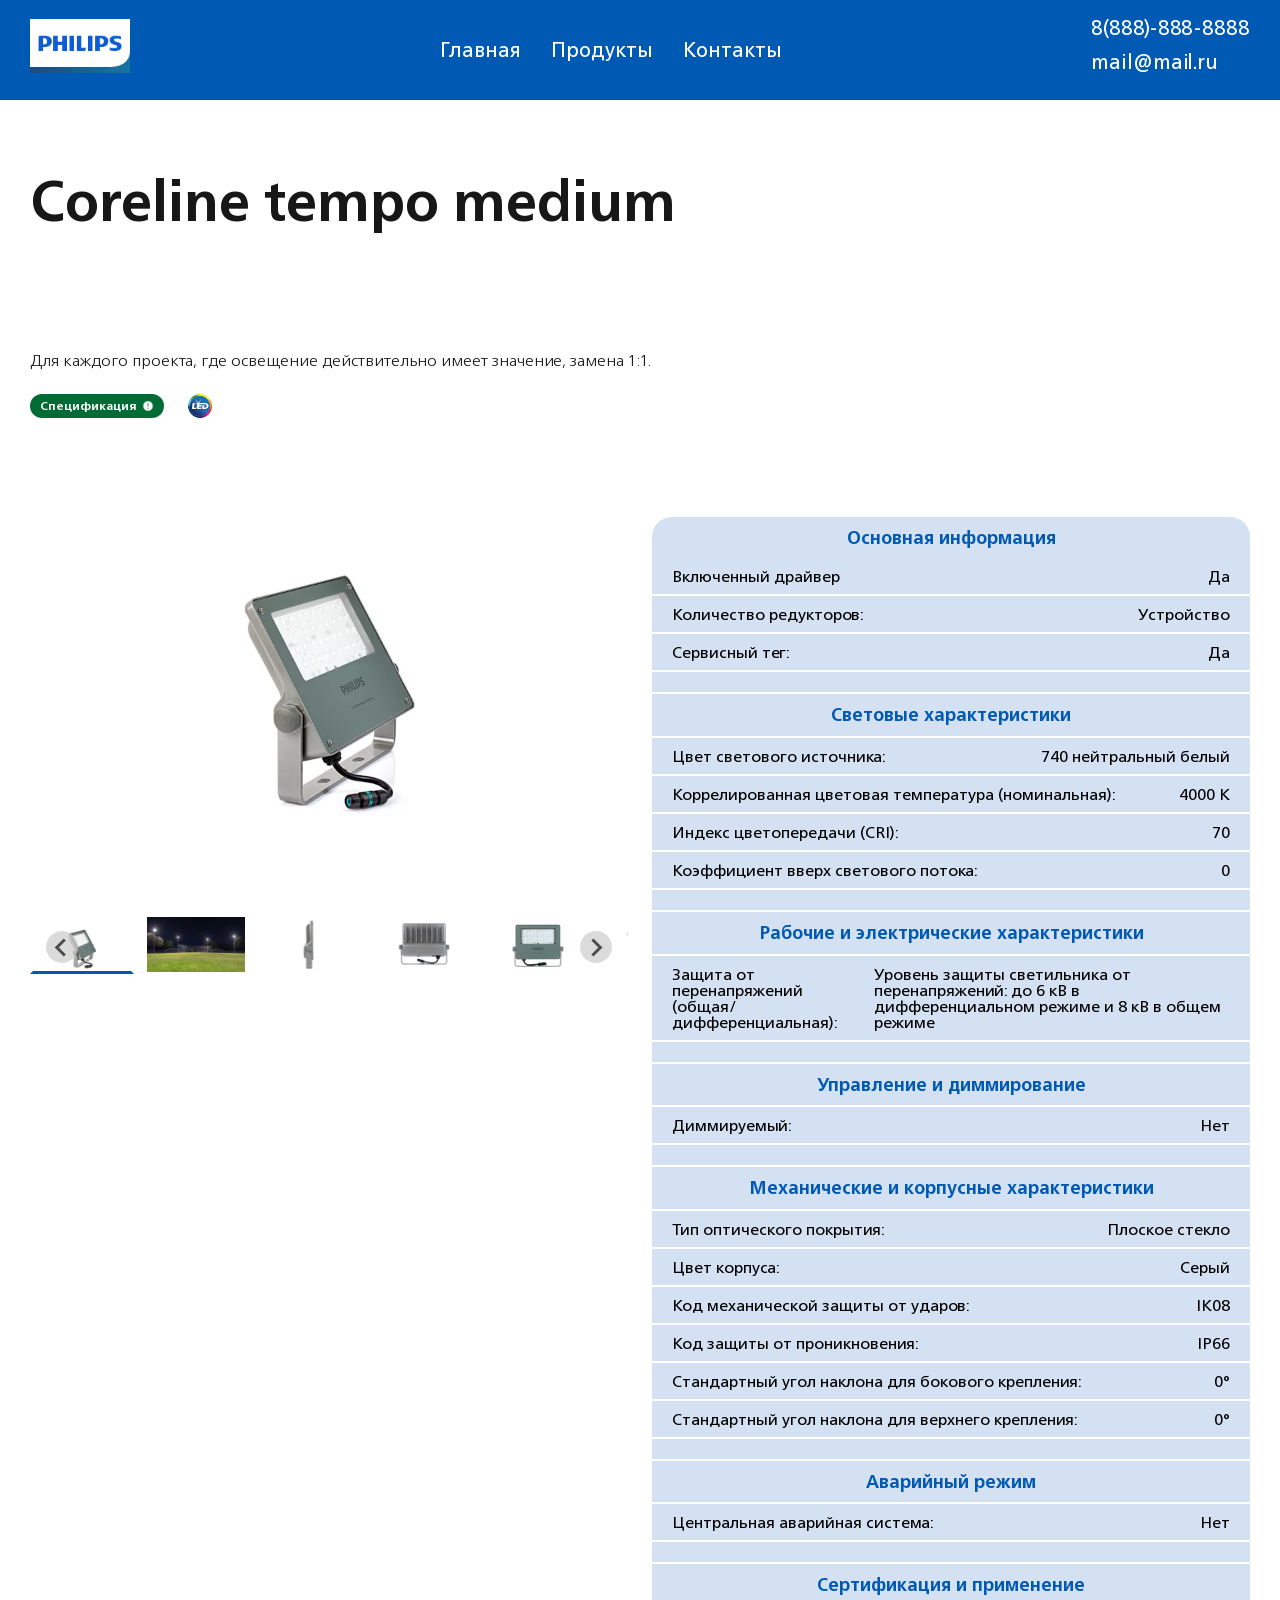
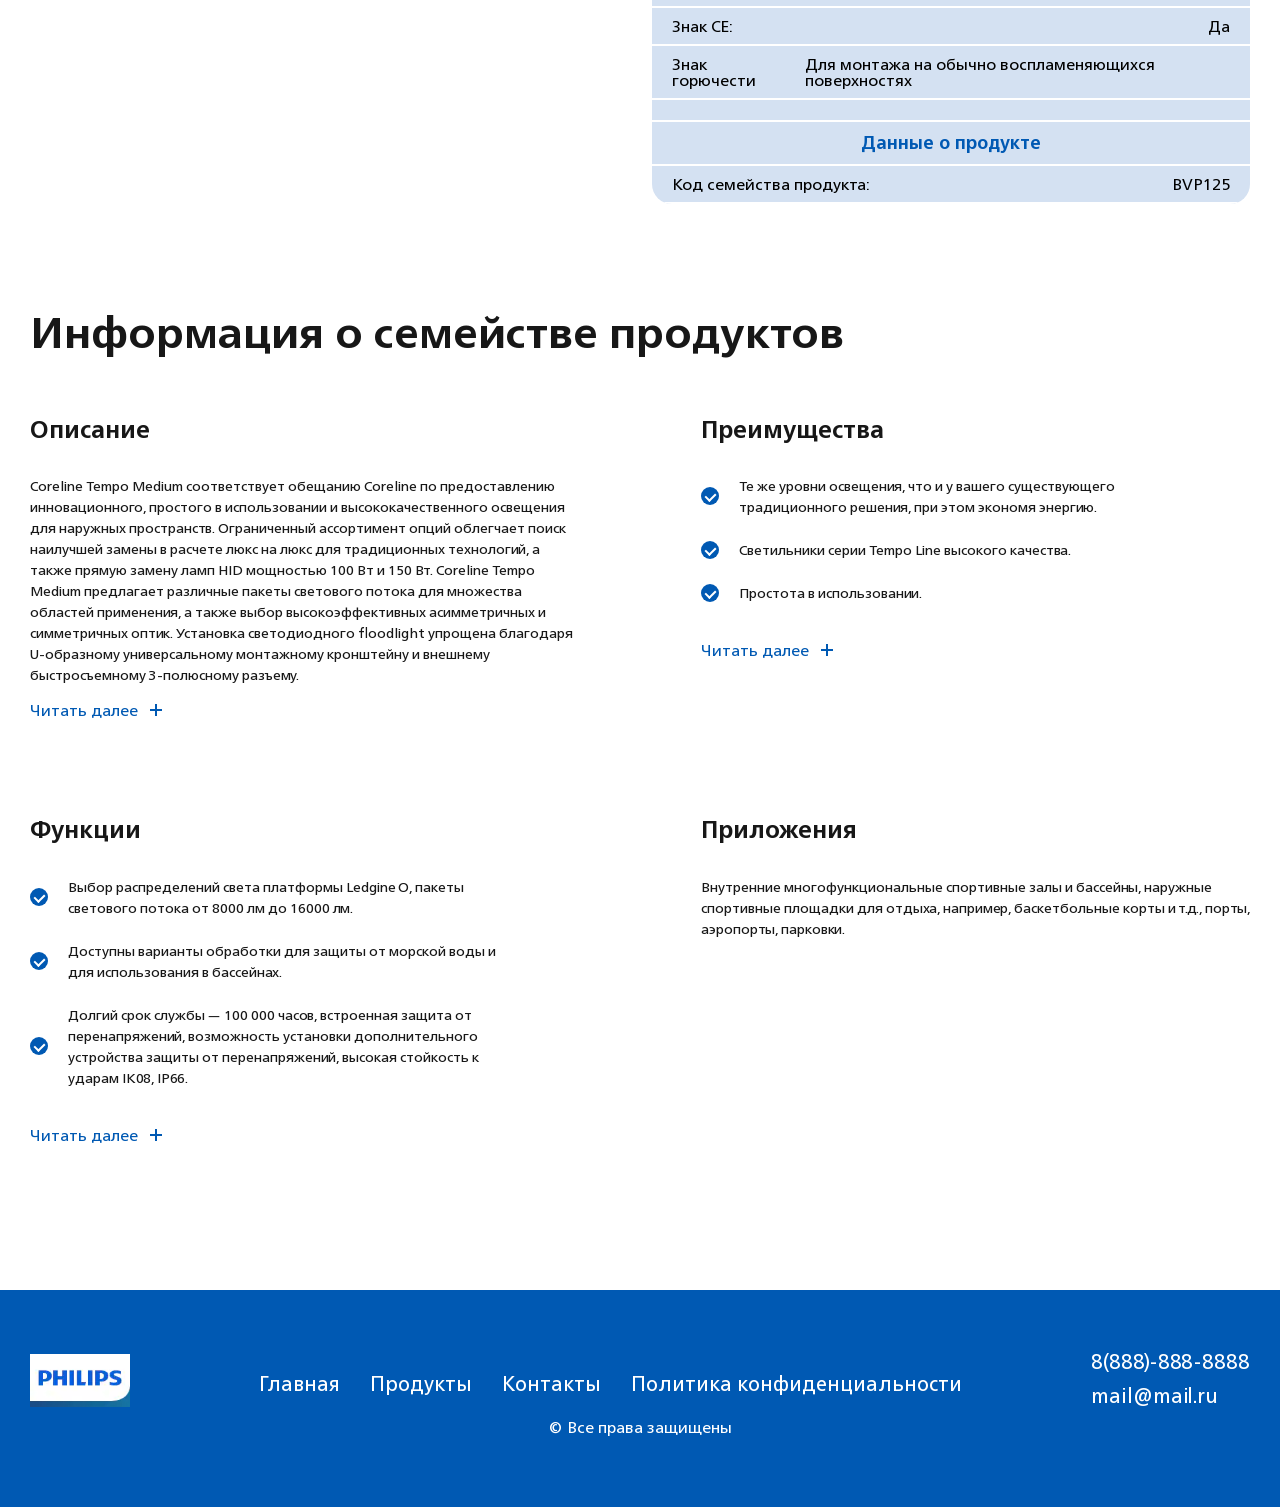
<file: coreline-tempo-medium.html>
<!DOCTYPE html>
<html lang="ru">
<head>
    <meta charset="UTF-8">
    <meta name="viewport" content="width=device-width, initial-scale=1.0">   
    <title>Coreline tempo medium</title>
    <link rel="icon" href="assets/favicon/favicon-16x16.png" type="image/png">
    <link rel="icon" href="assets/favicon/favicon-32x32.png" type="image/png">
    <link rel="icon" href="assets/favicon/favicon.ico" type="image/x-icon">
    <link rel="stylesheet" href="assets/css/baguetteBox.min.css">
    <link rel="stylesheet" href="assets/css/splide.min.css">
    <link rel="stylesheet" href="assets/css/style.css">
</head>
<body>
    <div class="body__container">
        <div class="modal__error modal-hide">
            <div class="modal__error-dialog">
                <div class="modal__error-content modal__content">
                    <h2 class="modal__error-title modal__title">Упс, ошибочка!</h2>
                    <div class="modal__error-close modal__close"></div>
                </div>
            </div>
        </div>
        <div class="modal__succes modal-hide">
            <div class="modal__succes-dialog">
                <div class="modal__succes-content modal__content">
                    <h2 class="modal__succes-title modal__title">Успешно отправлено</h2>
                    <div class="modal__succes-close modal__close"></div>
                </div>
            </div>
        </div>
        <div class="modal modal-hide">
            <div class="modal__dialog">
                <div class="modal__content">
                    <h2 class="modal__title">Название товара</h2>
                    <div class="modal__close"></div>
                    <div class="modal__container">
                        <form class="modal__form">
                            <div>
                                <input type="text" name="your-name" autocomplete="name" class="modal__input">
                            </div>
                            <div>
                                <input type="tel" name="your-tel" autocomplete="tel" class="modal__input">
                            </div>
                            <button class="modal__btn" type="submit">Заказать</button>
                        </form>
                        <p class="modal__form-warning">Нажимая кнопку "Заказать" вы соглашаетесь с <a href="policy.html" target="_blank">Политикой конфиденциальности</a></p>
                    </div>
                </div>
            </div>
        </div>
        <div class="performance performance-hide">
            <div class="performance__dialog">
                <div class="performance__content">
                    <div class="performance__head">
                        <h2 class="performance__title">Характеристики продукта</h2>
                        <p class="performance__descr">Найти подходящие светильники для различных планов, потребностей и бюджетов легко благодаря обширному портфолио Philips. Оно гарантирует, что у вас всегда будет качественное решение по желаемой цене.</p>
                        <div class="performance__close"></div>
                    </div>
                    <div class="performance__wrapper">
                        <!-- 1 -->
                        <div class="performance__item">
                            <h3 class="performance__item-title">Ценность</h3>
                            <div class="performance__item-content">
                                <div class="performance__item-header">
                                    <h4 class="performance__item-subtitle">Решение</h4>
                                    <p class="performance__item-subdescr">Основной ассортимент надежных продуктов</p>
                                </div>  
                                <div class="performance__item-box">
                                    <h4 class="performance__item-subtitle">Производительность</h4>
                                    <div class="performance__item-wrapper">
                                        <div class="performance__item-img">
                                            <img src="assets/icons/lampochka.svg" alt="Лампочка">
                                        </div>
                                        <div class="performance__item-img">
                                            <img src="assets/icons/lampochka.svg" alt="Лампочка">
                                        </div>
                                        <div class="performance__item-img">
                                            <img src="assets/icons/lampochka.svg" alt="Лампочка">
                                        </div>
                                        <div class="performance__item-img">
                                            <img src="assets/icons/lampochka2.svg" alt="Лампочка">
                                        </div>
                                        <div class="performance__item-img">
                                            <img src="assets/icons/lampochka2.svg" alt="Лампочка">
                                        </div>
                                    </div>
                                </div>     
                                <div class="performance__item-box">
                                    <h4 class="performance__item-subtitle">Стоимость</h4>
                                    <div class="performance__item-wrapper">
                                        <div class="performance__item-img">
                                            <img src="assets/icons/hand.svg" alt="Стоимость">
                                        </div>
                                        <div class="performance__item-img">
                                            <img src="assets/icons/hand2.svg" alt="Стоимость">
                                        </div>
                                        <div class="performance__item-img">
                                            <img src="assets/icons/hand2.svg" alt="Стоимость">
                                        </div>
                                        <div class="performance__item-img">
                                            <img src="assets/icons/hand2.svg" alt="Стоимость">
                                        </div>
                                        <div class="performance__item-img">
                                            <img src="assets/icons/hand2.svg" alt="Стоимость">
                                        </div>
                                    </div>
                                </div>      
                                <div class="performance__item-box">
                                    <h4 class="performance__item-subtitle">Срок службы</h4>
                                    <p class="performance__item-subdescr">50,000 L80</p>
                                </div>   
                                <div class="performance__item-box">
                                    <h4 class="performance__item-subtitle">Гарантия</h4>
                                    <p class="performance__item-subdescr">3 года</p>
                                </div>              
                            </div>
                        </div>

                        <!-- 2 -->
                        <div class="performance__item">
                            <h3 class="performance__item-title">Эффективность</h3>
                            <div class="performance__item-content green">
                                <div class="performance__item-header">
                                    <h4 class="performance__item-subtitle">Решение</h4>
                                    <p class="performance__item-subdescr">Подходит для каждого проекта, где свет имеет значение.</p>
                                </div>  
                                <div class="performance__item-box">
                                    <h4 class="performance__item-subtitle">Производительность</h4>
                                    <div class="performance__item-wrapper">
                                        <div class="performance__item-img">
                                            <img src="assets/icons/lampochka-green.svg" alt="Лампочка">
                                        </div>
                                        <div class="performance__item-img">
                                            <img src="assets/icons/lampochka-green.svg" alt="Лампочка">
                                        </div>
                                        <div class="performance__item-img">
                                            <img src="assets/icons/lampochka-green.svg" alt="Лампочка">
                                        </div>
                                        <div class="performance__item-img">
                                            <img src="assets/icons/lampochka-green.svg" alt="Лампочка">
                                        </div>
                                        <div class="performance__item-img">
                                            <img src="assets/icons/lampochka2.svg" alt="Лампочка">
                                        </div>
                                    </div>
                                </div>     
                                <div class="performance__item-box">
                                    <h4 class="performance__item-subtitle">Стоимость</h4>
                                    <div class="performance__item-wrapper">
                                        <div class="performance__item-img">
                                            <img src="assets/icons/hand-green.svg" alt="Стоимость">
                                        </div>
                                        <div class="performance__item-img">
                                            <img src="assets/icons/hand-green.svg" alt="Стоимость">
                                        </div>
                                        <div class="performance__item-img">
                                            <img src="assets/icons/hand2.svg" alt="Стоимость">
                                        </div>
                                        <div class="performance__item-img">
                                            <img src="assets/icons/hand2.svg" alt="Стоимость">
                                        </div>
                                        <div class="performance__item-img">
                                            <img src="assets/icons/hand2.svg" alt="Стоимость">
                                        </div>
                                    </div>
                                </div>      
                                <div class="performance__item-box">
                                    <h4 class="performance__item-subtitle">Срок службы</h4>
                                    <p class="performance__item-subdescr">100,000 L70</p>
                                </div>   
                                <div class="performance__item-box">
                                    <h4 class="performance__item-subtitle">Гарантия</h4>
                                    <p class="performance__item-subdescr">3,5 года</p>
                                </div>              
                            </div>
                        </div>

                         <!-- 3 -->
                        <div class="performance__item">
                            <h3 class="performance__item-title">Спецификация</h3>
                            <div class="performance__item-content blue">
                                <div class="performance__item-header">
                                    <h4 class="performance__item-subtitle">Решение</h4>
                                    <p class="performance__item-subdescr">Подходит для каждого проекта, где свет имеет значение.</p>
                                </div>  
                                <div class="performance__item-box">
                                    <h4 class="performance__item-subtitle">Производительность</h4>
                                    <div class="performance__item-wrapper">
                                        <div class="performance__item-img">
                                            <img src="assets/icons/lampochka-blue.svg" alt="Лампочка">
                                        </div>
                                        <div class="performance__item-img">
                                            <img src="assets/icons/lampochka-blue.svg" alt="Лампочка">
                                        </div>
                                        <div class="performance__item-img">
                                            <img src="assets/icons/lampochka-blue.svg" alt="Лампочка">
                                        </div>
                                        <div class="performance__item-img">
                                            <img src="assets/icons/lampochka-blue.svg" alt="Лампочка">
                                        </div>
                                        <div class="performance__item-img">
                                            <img src="assets/icons/lampochka-blue.svg" alt="Лампочка">
                                        </div>
                                    </div>
                                </div>     
                                <div class="performance__item-box">
                                    <h4 class="performance__item-subtitle">Стоимость</h4>
                                    <div class="performance__item-wrapper">
                                        <div class="performance__item-img">
                                            <img src="assets/icons/hand-blue.svg" alt="Стоимость">
                                        </div>
                                        <div class="performance__item-img">
                                            <img src="assets/icons/hand-blue.svg" alt="Стоимость">
                                        </div>
                                        <div class="performance__item-img">
                                            <img src="assets/icons/hand-blue.svg" alt="Стоимость">
                                        </div>
                                        <div class="performance__item-img">
                                            <img src="assets/icons/hand-blue.svg" alt="Стоимость">
                                        </div>
                                        <div class="performance__item-img">
                                            <img src="assets/icons/hand2.svg" alt="Стоимость">
                                        </div>
                                    </div>
                                </div>      
                                <div class="performance__item-box">
                                    <h4 class="performance__item-subtitle">Срок службы</h4>
                                    <p class="performance__item-subdescr">100,000 L90</p>
                                </div>   
                                <div class="performance__item-box">
                                    <h4 class="performance__item-subtitle">Гарантия</h4>
                                    <p class="performance__item-subdescr">3,5 года</p>
                                </div>              
                            </div>
                        </div>
                    </div>
                </div>
            </div>
        </div>
        <header class="header">
            <div class="container">
                <div class="header__wrapper">
                    <a href="index.html" class="header__logo">
                        <img src="assets/icons/logo.webp" alt="Логотип сайат" class="header__logo-img">
                    </a>
                    <nav class="header__nav">
                        <ul class="header__nav-list">
                            <li><a href="index.html">Главная</a></li>
                            <li><a href="#">Продукты</a></li>
                            <li><a href="#">Контакты</a></li>
                        </ul>
                    </nav>
                    <div class="header__contacts">
                        <a href="#" class="header__contacts-link">8(888)-888-8888</a>
                        <a href="#" class="header__contacts-link">mail@mail.ru</a>
                    </div>
                    <div class="header__hamburger hamburger">
                        <span></span><span></span><span></span>
                    </div>
                </div>
            </div>
        </header>
        <main class="content">
            <section class="head">
                <div class="container">
                    <h1 class="head__title title">Coreline tempo medium</h1>
                    <p class="head__descr descr">Для каждого проекта, где освещение действительно имеет значение, замена 1:1.</p>
                    <div class="head__wrapper">
                        <button class="head__spec green-bg">
                            <h5 class="head__spec-text">Спецификация</h5>                          
                            <img src="assets/icons/alert.svg" alt="Предупреждение" loading="lazy" class="head__spec-img">                            
                        </button>
                        <div class="head__img">
                            <img src="assets/icons/led.webp" alt="led" loading="lazy">
                        </div>
                    </div>
                </div>
            </section>
            <section class="product-slider">
                <div class="container">
                    <div class="product-slider__wrapper">
                        <div class="product-slider__slider">                            
                            <div class="splide product-slider__slider-big" id="main-slider" role="group" aria-label="Splide Basic HTML Example">
                                <div class="splide__track">
                                    <ul class="splide__list">
                                        <li class="splide__slide">
                                            <div class="product-slider__item">
                                                <a href="assets/img/сoreline-tempo-medium/Coreline_Tempo_Medium-BVP125-BSP-slide01.webp" data-caption="Coreline_Tempo_Medium-BVP125-BSP">
                                                    <img src="assets/img/сoreline-tempo-medium/Coreline_Tempo_Medium-BVP125-BSP-slide01.webp" alt="Coreline_Tempo_Medium-BVP125-BSP" loading="lazy">
                                                </a>
                                            </div>                                            
                                        </li>
                                        <li class="splide__slide">
                                            <div class="product-slider__item">
                                                <a href="assets/img/сoreline-tempo-medium/PH_CorelineTempo_sportsfield-MAP-slide02.webp" data-caption="PH_CorelineTempo_sportsfield-MAP">
                                                    <img src="assets/img/сoreline-tempo-medium/PH_CorelineTempo_sportsfield-MAP-slide02.webp" alt="PH_CorelineTempo_sportsfield-MAP" loading="lazy">
                                                </a>
                                            </div>                                            
                                        </li>
                                        <li class="splide__slide">
                                            <div class="product-slider__item">
                                                <a href="assets/img/сoreline-tempo-medium/Coreline_Tempo_Medium-BVP125-2DPP-slide03.jpg" data-caption="Coreline_Tempo_Medium-BVP125-2DPP">
                                                    <img src="assets/img/сoreline-tempo-medium/Coreline_Tempo_Medium-BVP125-2DPP-slide03.jpg" alt="Coreline_Tempo_Medium-BVP125-2DPP" loading="lazy">
                                                </a>
                                            </div>                                            
                                        </li>
                                        <li class="splide__slide">
                                            <div class="product-slider__item">
                                                <a href="assets/img/сoreline-tempo-medium/Coreline_Tempo_Medium-BVP125-1DPP-slide04.webp" data-caption="Coreline_Tempo_Medium-BVP125-1DPP">
                                                    <img src="assets/img/сoreline-tempo-medium/Coreline_Tempo_Medium-BVP125-1DPP-slide04.webp" alt="Coreline_Tempo_Medium-BVP125-1DPP" loading="lazy">
                                                </a>
                                            </div>                                            
                                        </li>
                                        <li class="splide__slide">
                                            <div class="product-slider__item">
                                                <a href="assets/img/сoreline-tempo-medium/Coreline_Tempo_Medium-BVP125_Led120-2DPP-slide05.webp" data-caption="Coreline_Tempo_Medium-BVP125_Led120-2DPP">
                                                    <img src="assets/img/сoreline-tempo-medium/Coreline_Tempo_Medium-BVP125_Led120-2DPP-slide05.webp" alt="Coreline_Tempo_Medium-BVP125_Led120-2DPP" loading="lazy">
                                                </a>
                                            </div>                                            
                                        </li>
                                        <li class="splide__slide">
                                            <div class="product-slider__item">
                                                <a href="assets/img/сoreline-tempo-medium/Coreline_Tempo_Medium-BVP125_Led120-1DPP-slide06.webp" data-caption="Coreline_Tempo_Medium-BVP125_Led120-1DPP">
                                                    <img src="assets/img/сoreline-tempo-medium/Coreline_Tempo_Medium-BVP125_Led120-1DPP-slide06.webp" alt="Coreline_Tempo_Medium-BVP125_Led120-1DPP" loading="lazy">
                                                </a>
                                            </div>                                            
                                        </li>                                         
                                    </ul>
                                </div>
                            </div>

                            <div class="splide" id="thumbnail-slider" role="group" aria-label="Splide Basic HTML Example">
                                <div class="splide__track">
                                    <ul class="splide__list">
                                        <li class="splide__slide">
                                            <img src="assets/img/сoreline-tempo-medium/Coreline_Tempo_Medium-BVP125-BSP-slide01.webp" alt="Coreline_Tempo_Medium-BVP125-BSP" loading="lazy">
                                        </li>
                                        <li class="splide__slide">
                                           <img src="assets/img/сoreline-tempo-medium/PH_CorelineTempo_sportsfield-MAP-slide02.webp" alt="PH_CorelineTempo_sportsfield-MAP" loading="lazy">
                                        </li>
                                        <li class="splide__slide">
                                           <img src="assets/img/сoreline-tempo-medium/Coreline_Tempo_Medium-BVP125-2DPP-slide03.jpg" alt="Coreline_Tempo_Medium-BVP125-2DPP" loading="lazy">
                                        </li>
                                        <li class="splide__slide">
                                           <img src="assets/img/сoreline-tempo-medium/Coreline_Tempo_Medium-BVP125-1DPP-slide04.webp" alt="Coreline_Tempo_Medium-BVP125-1DPP" loading="lazy">
                                        </li>
                                        <li class="splide__slide">
                                           <img src="assets/img/сoreline-tempo-medium/Coreline_Tempo_Medium-BVP125_Led120-2DPP-slide05.webp" alt="Coreline_Tempo_Medium-BVP125_Led120-2DPP" loading="lazy">
                                        </li>
                                        <li class="splide__slide">
                                           <img src="assets/img/сoreline-tempo-medium/Coreline_Tempo_Medium-BVP125_Led120-1DPP-slide06.webp" alt="Coreline_Tempo_Medium-BVP125_Led120-1DPP">
                                        </li>                                       
                                    </ul>
                                </div>
                            </div>
                        </div>
                        <div class="product-slider__specifications">
                            <table class="product-slider__specifications-table specifications-table">
                                <thead class="specifications-table__header">
                                    <tr class="specifications-table__head">
                                        <th>Основная информация</th>
                                    </tr>
                                </thead>
                                <tbody class="specifications-table__content">
                                    <tr class="specifications-table__row">
                                        <td class="specifications-table__item">Включенный драйвер</td>
                                        <td class="specifications-table__item">Да</td>
                                    </tr>
                                    <tr class="specifications-table__row">
                                        <td class="specifications-table__item">Количество редукторов: </td>
                                        <td class="specifications-table__item">Устройство</td>
                                    </tr>
                                    <tr class="specifications-table__row">
                                        <td class="specifications-table__item">Сервисный тег: </td>
                                        <td class="specifications-table__item">Да</td>
                                    </tr>
                                    <tr class="specifications-table__row">
                                        <td class="specifications-table__item"></td>
                                    </tr>    
                                    <tr class="specifications-table__row ">
                                        <td class="specifications-table__item table__head">Световые характеристики</td>
                                    </tr>
                                    <tr class="specifications-table__row">
                                        <td class="specifications-table__item">Цвет светового источника: </td>
                                        <td class="specifications-table__item">740 нейтральный белый</td>
                                    </tr>
                                    <tr class="specifications-table__row">
                                        <td class="specifications-table__item">Коррелированная цветовая температура (номинальная): </td>
                                        <td class="specifications-table__item">4000 K</td>
                                    </tr>
                                    <tr class="specifications-table__row">
                                        <td class="specifications-table__item">Индекс цветопередачи (CRI):  </td>
                                        <td class="specifications-table__item">70</td>
                                    </tr>
                                    <tr class="specifications-table__row">
                                        <td class="specifications-table__item">Коэффициент вверх светового потока:</td>
                                        <td class="specifications-table__item">0</td>
                                    </tr>
                                    <tr class="specifications-table__row">
                                        <td class="specifications-table__item"></td>
                                    </tr>

                                    <tr class="specifications-table__row ">
                                        <td class="specifications-table__item table__head">Рабочие и электрические характеристики</td>
                                    </tr>
                                    <tr class="specifications-table__row">
                                        <td class="specifications-table__item">Защита от перенапряжений (общая/дифференциальная):</td>
                                        <td class="specifications-table__item">Уровень защиты светильника от перенапряжений: до 6 кВ в дифференциальном режиме и 8 кВ в общем режиме</td>
                                    </tr>
                                    <tr class="specifications-table__row">
                                        <td class="specifications-table__item"></td>
                                    </tr>

                                    <tr class="specifications-table__row ">
                                        <td class="specifications-table__item table__head">Управление и диммирование</td>
                                    </tr>
                                    <tr class="specifications-table__row">
                                        <td class="specifications-table__item">Диммируемый: </td>
                                        <td class="specifications-table__item">Нет</td>
                                    </tr>
                                    <tr class="specifications-table__row">
                                        <td class="specifications-table__item"></td>
                                    </tr>

                                    <tr class="specifications-table__row ">
                                        <td class="specifications-table__item table__head">Механические и корпусные характеристики</td>
                                    </tr>
                                    <tr class="specifications-table__row">
                                        <td class="specifications-table__item">Тип оптического покрытия: </td>
                                        <td class="specifications-table__item">Плоское стекло</td>
                                    </tr>
                                    <tr class="specifications-table__row">
                                        <td class="specifications-table__item">Цвет корпуса: </td>
                                        <td class="specifications-table__item">Серый</td>
                                    </tr>
                                    <tr class="specifications-table__row">
                                        <td class="specifications-table__item">Код механической защиты от ударов: </td>
                                        <td class="specifications-table__item">IK08</td>
                                    </tr>
                                    <tr class="specifications-table__row">
                                        <td class="specifications-table__item">Код защиты от проникновения: </td>
                                        <td class="specifications-table__item">IP66</td>
                                    </tr>
                                    <tr class="specifications-table__row">
                                        <td class="specifications-table__item">Стандартный угол наклона для бокового крепления:</td>
                                        <td class="specifications-table__item">0°</td>
                                    </tr>
                                    <tr class="specifications-table__row">
                                        <td class="specifications-table__item">Стандартный угол наклона для верхнего крепления: </td>
                                        <td class="specifications-table__item">0°</td>
                                    </tr>
                                    
                                    <tr class="specifications-table__row">
                                        <td class="specifications-table__item"></td>
                                    </tr>

                                    <tr class="specifications-table__row ">
                                        <td class="specifications-table__item table__head">Аварийный режим</td>
                                    </tr>
                                    <tr class="specifications-table__row">
                                        <td class="specifications-table__item">Центральная аварийная система: </td>
                                        <td class="specifications-table__item">Нет</td>
                                    </tr>

                                    <tr class="specifications-table__row">
                                        <td class="specifications-table__item"></td>
                                    </tr>

                                    <tr class="specifications-table__row ">
                                        <td class="specifications-table__item table__head">Сертификация и применение</td>
                                    </tr>
                                    <tr class="specifications-table__row">
                                        <td class="specifications-table__item">Знак CE: </td>
                                        <td class="specifications-table__item">Да</td>
                                    </tr>
                                    <tr class="specifications-table__row">
                                        <td class="specifications-table__item">Знак горючести </td>
                                        <td class="specifications-table__item">Для монтажа на обычно воспламеняющихся поверхностях</td>
                                    </tr>

                                    <tr class="specifications-table__row">
                                        <td class="specifications-table__item"></td>
                                    </tr>

                                    <tr class="specifications-table__row ">
                                        <td class="specifications-table__item table__head">Данные о продукте</td>
                                    </tr>
                                    <tr class="specifications-table__row">
                                        <td class="specifications-table__item">Код семейства продукта:  </td>
                                        <td class="specifications-table__item"> BVP125</td>
                                    </tr>
                                </tbody>
                            </table>
                        </div>
                    </div>
                </div>
            </section>
            <!-- Секция с информацией -->
            <section class="product-information">
                <div class="container">
                    <h2 class="product-information__title">Информация о семействе продуктов</h2>
                    <div class="product-information__wrapper">
                        <div class="product-information__item">
                            <h2 class="product-information__item-title">Описание</h2>
                            <p class="product-information__item-descr">Coreline Tempo Medium соответствует обещанию Coreline по предоставлению инновационного, простого в использовании и высококачественного освещения для наружных пространств. Ограниченный ассортимент опций облегчает поиск наилучшей замены в расчете люкс на люкс для традиционных технологий, а также прямую замену ламп HID мощностью 100 Вт и 150 Вт. Coreline Tempo Medium предлагает различные пакеты светового потока для множества областей применения, а также выбор высокоэффективных асимметричных и симметричных оптик. Установка светодиодного floodlight упрощена благодаря U-образному универсальному монтажному кронштейну и внешнему быстросъемному 3-полюсному разъему. </p>
                            <p class="product-information__item-descr product-information__hide hide__element">Это идеальное решение для освещения наружных пространств, таких как промышленные и коммерческие зоны, парковки и т.д.</p>
                            <button class="product-information__item-next">Читать далее</button>
                        </div>
                        <div class="product-information__item">
                            <h2 class="product-information__item-title">Преимущества</h2>                            
                            <ul class="product-information__list">
                                <li class="product-information__list-item">
                                    <div class="product-information__list-check"></div>
                                    <h2 class="product-information__list-descr">Те же уровни освещения, что и у вашего существующего традиционного решения, при этом экономя энергию.</h2>
                                </li>
                                <li class="product-information__list-item">
                                    <div class="product-information__list-check"></div>
                                    <h2 class="product-information__list-descr">Светильники серии Tempo Line высокого качества.</h2>
                                </li>
                                <li class="product-information__list-item">
                                    <div class="product-information__list-check"></div>
                                    <h2 class="product-information__list-descr">Простота в использовании.</h2>
                                </li>                                                              
                            </ul>
                            <ul class="product-information__list product-information__hide hide__element">
                                <li class="product-information__list-item">
                                    <div class="product-information__list-check"></div>
                                    <h2 class="product-information__list-descr">Возможность управления активами и/или беспроводного управления освещением.</h2>
                                </li>                                                          
                            </ul>
                            <button class="product-information__item-next">Читать далее</button>
                        </div>
                    </div>
                    <div class="product-information__wrapper">
                        <div class="product-information__item">
                            <h2 class="product-information__item-title">Функции</h2>                            
                            <ul class="product-information__list">
                                <li class="product-information__list-item">
                                    <div class="product-information__list-check"></div>
                                    <h2 class="product-information__list-descr">Выбор распределений света платформы Ledgine O, пакеты светового потока от 8000 лм до 16000 лм.</h2>
                                </li>
                                <li class="product-information__list-item">
                                    <div class="product-information__list-check"></div>
                                    <h2 class="product-information__list-descr">Доступны варианты обработки для защиты от морской воды и для использования в бассейнах.</h2>
                                </li>
                                <li class="product-information__list-item">
                                    <div class="product-information__list-check"></div>
                                    <h2 class="product-information__list-descr">Долгий срок службы — 100 000 часов, встроенная защита от перенапряжений, возможность установки дополнительного устройства защиты от перенапряжений, высокая стойкость к ударам IK08, IP66.</h2>
                                </li>                                                              
                            </ul>
                            <ul class="product-information__list product-information__hide hide__element">
                                <li class="product-information__list-item">
                                    <div class="product-information__list-check"></div>
                                    <h2 class="product-information__list-descr">Установка "подключи и работай" с кабелем длиной 1 м и разъемом IP66, горизонтальный кронштейн для монтажа на верхней части столба.</h2>
                                </li>
                                <li class="product-information__list-item">
                                    <div class="product-information__list-check"></div>
                                    <h2 class="product-information__list-descr">Готов к подключению к системам Interact City и Interact Sports Recreational благодаря разъему SR.</h2>
                                </li>                                                               
                            </ul>
                            <button class="product-information__item-next">Читать далее</button>
                        </div>

                        <div class="product-information__item">
                            <h2 class="product-information__item-title">Приложения</h2>
                            <p class="product-information__item-descr">Внутренние многофункциональные спортивные залы и бассейны, наружные спортивные площадки для отдыха, например, баскетбольные корты и т.д., порты, аэропорты, парковки.</p>                            
                        </div>
                        
                    </div>
                </div>
            </section>
        </main>
        <footer class="footer">
            <div class="container">
                <div class="footer__wrapper">
                    <a href="index.html" class="footer__logo">
                        <img src="assets/icons/logo.webp" alt="Логотип сайта">
                    </a>
                    <nav class="footer__nav">
                        <ul class="footer__nav-list">
                            <li><a href="index.html">Главная</a></li>
                            <li><a href="#">Продукты</a></li>
                            <li><a href="#">Контакты</a></li>
                            <li><a href="#">Политика конфиденциальности</a></li>
                        </ul>
                    </nav>
                    <div class="footer__contacts">
                        <a href="#" class="footer__contacts-link">8(888)-888-8888</a>
                        <a href="#" class="footer__contacts-link">mail@mail.ru</a>
                    </div>                    
                </div>
                <div class="footer__copy">© Все права защищены</div>
            </div>
        </footer>
    </div>
    <script src="assets/js/splide.min.js"></script>
    <script src="assets/js/baguetteBox.min.js"></script>
    <script src="assets/js/hamburger.js"></script>
    <script src="assets/js/modal.js"></script>
    <script src="assets/js/slider.js"></script>
    <script src="assets/js/open-more.js"></script>
    <script src="assets/js/form.js"></script>
</body>
</html>
</file>
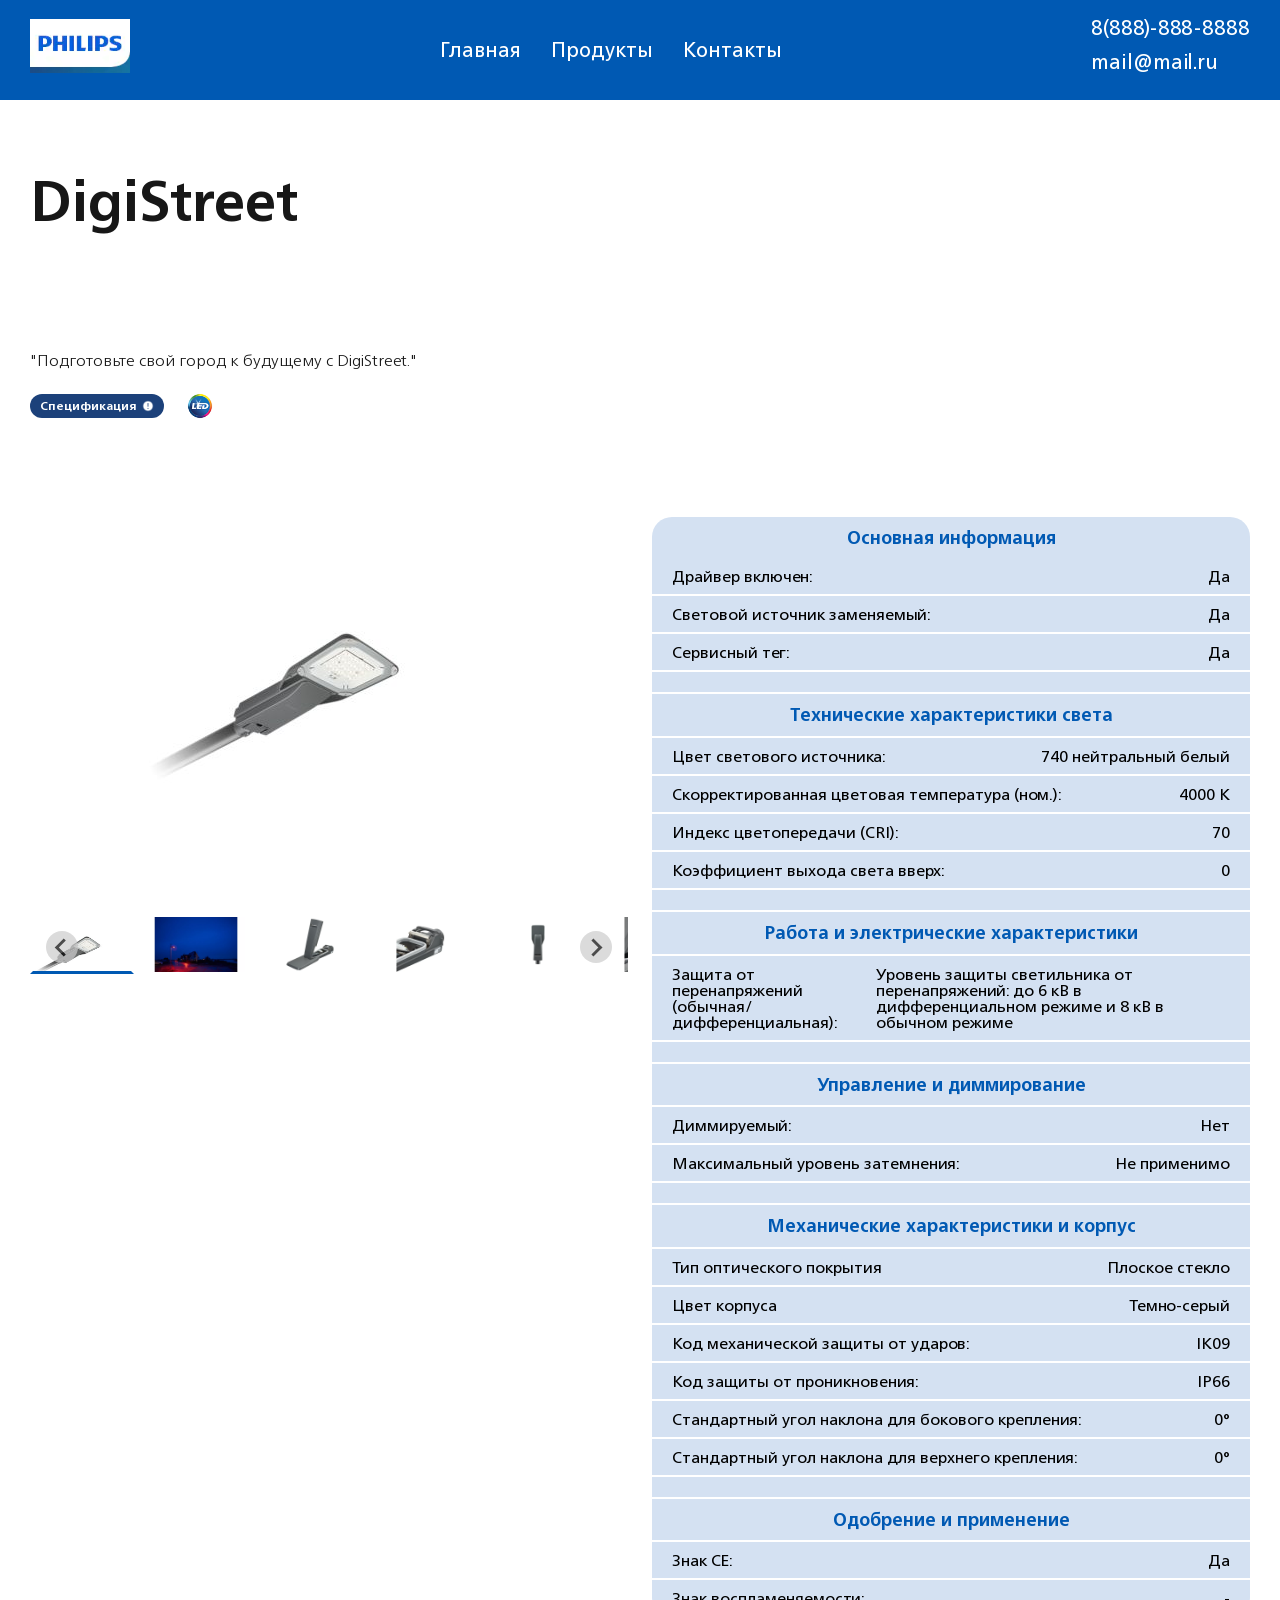
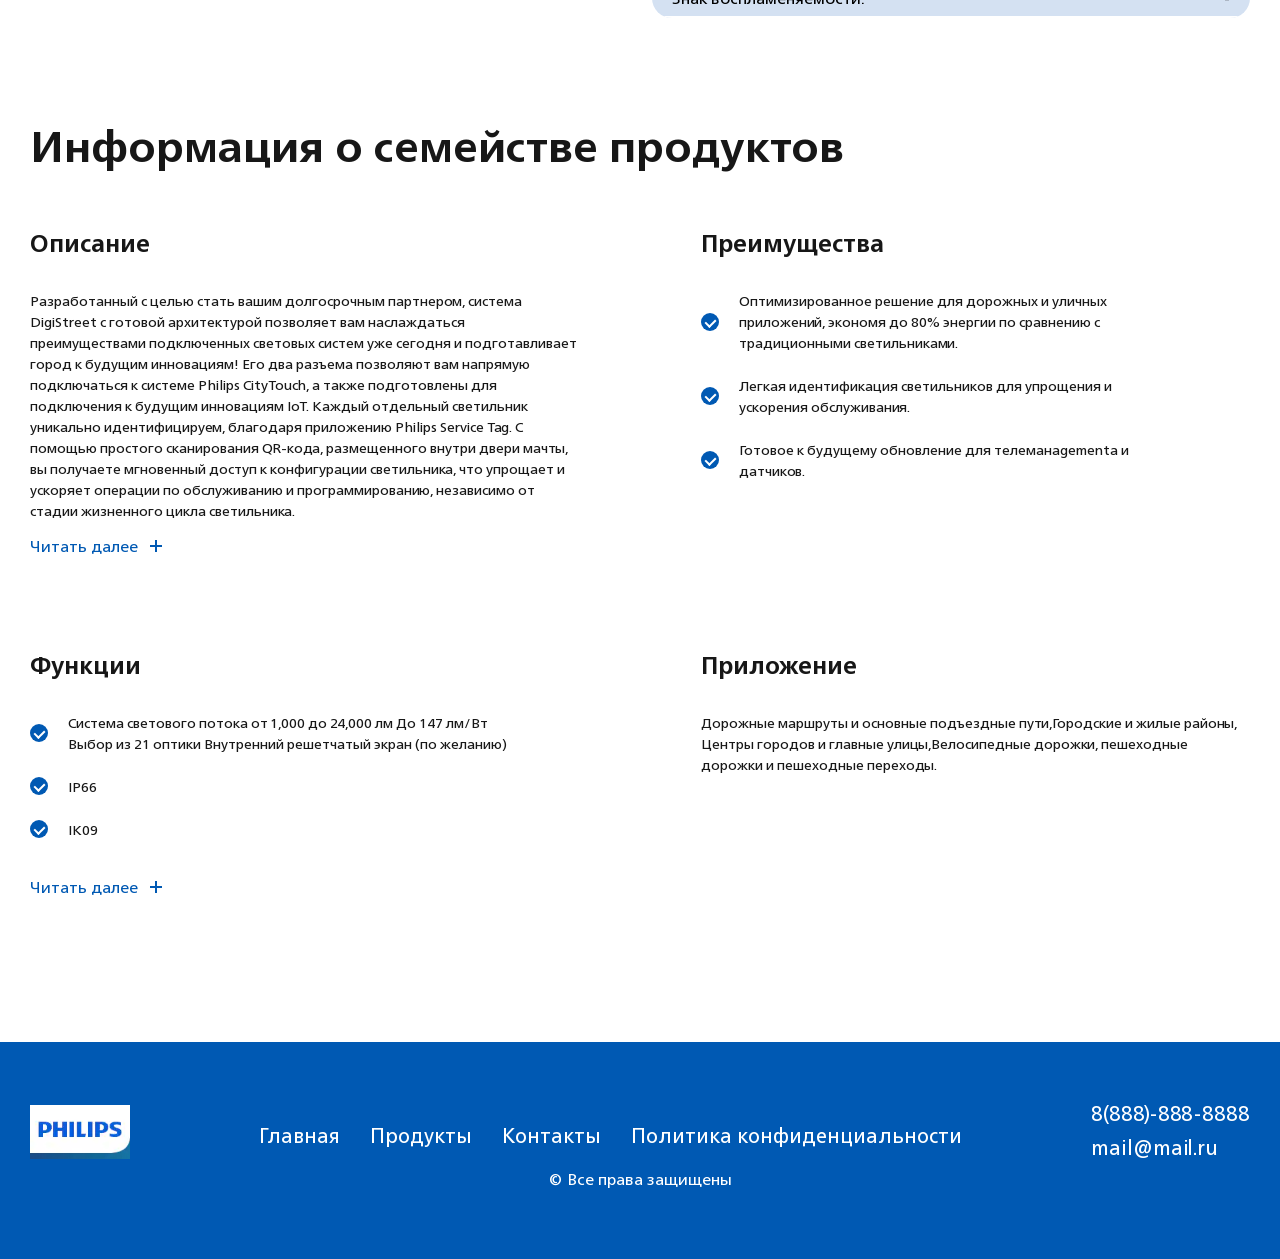
<file: dig-street.html>
<!DOCTYPE html>
<html lang="ru">
<head>
    <meta charset="UTF-8">
    <meta name="viewport" content="width=device-width, initial-scale=1.0">   
    <title>DigiStreet</title>
    <link rel="icon" href="assets/favicon/favicon-16x16.png" type="image/png">
    <link rel="icon" href="assets/favicon/favicon-32x32.png" type="image/png">
    <link rel="icon" href="assets/favicon/favicon.ico" type="image/x-icon">
    <link rel="stylesheet" href="assets/css/baguetteBox.min.css">
    <link rel="stylesheet" href="assets/css/splide.min.css">
    <link rel="stylesheet" href="assets/css/style.css">
</head>
<body>
    <div class="body__container">
        <div class="modal__error modal-hide">
            <div class="modal__error-dialog">
                <div class="modal__error-content modal__content">
                    <h2 class="modal__error-title modal__title">Упс, ошибочка!</h2>
                    <div class="modal__error-close modal__close"></div>
                </div>
            </div>
        </div>
        <div class="modal__succes modal-hide">
            <div class="modal__succes-dialog">
                <div class="modal__succes-content modal__content">
                    <h2 class="modal__succes-title modal__title">Успешно отправлено</h2>
                    <div class="modal__succes-close modal__close"></div>
                </div>
            </div>
        </div>
        <div class="modal modal-hide">
            <div class="modal__dialog">
                <div class="modal__content">
                    <h2 class="modal__title">Название товара</h2>
                    <div class="modal__close"></div>
                    <div class="modal__container">
                        <form class="modal__form">
                            <div>
                                <input type="text" name="your-name" autocomplete="name" class="modal__input">
                            </div>
                            <div>
                                <input type="tel" name="your-tel" autocomplete="tel" class="modal__input">
                            </div>
                            <button class="modal__btn" type="submit">Заказать</button>
                        </form>
                        <p class="modal__form-warning">Нажимая кнопку "Заказать" вы соглашаетесь с <a href="policy.html" target="_blank">Политикой конфиденциальности</a></p>
                    </div>
                </div>
            </div>
        </div>
        <div class="performance performance-hide">
            <div class="performance__dialog">
                <div class="performance__content">
                    <div class="performance__head">
                        <h2 class="performance__title">Характеристики продукта</h2>
                        <p class="performance__descr">Найти подходящие светильники для различных планов, потребностей и бюджетов легко благодаря обширному портфолио Philips. Оно гарантирует, что у вас всегда будет качественное решение по желаемой цене.</p>
                        <div class="performance__close"></div>
                    </div>
                    <div class="performance__wrapper">
                        <!-- 1 -->
                        <div class="performance__item">
                            <h3 class="performance__item-title">Ценность</h3>
                            <div class="performance__item-content">
                                <div class="performance__item-header">
                                    <h4 class="performance__item-subtitle">Решение</h4>
                                    <p class="performance__item-subdescr">Основной ассортимент надежных продуктов</p>
                                </div>  
                                <div class="performance__item-box">
                                    <h4 class="performance__item-subtitle">Производительность</h4>
                                    <div class="performance__item-wrapper">
                                        <div class="performance__item-img">
                                            <img src="assets/icons/lampochka.svg" alt="Лампочка">
                                        </div>
                                        <div class="performance__item-img">
                                            <img src="assets/icons/lampochka.svg" alt="Лампочка">
                                        </div>
                                        <div class="performance__item-img">
                                            <img src="assets/icons/lampochka.svg" alt="Лампочка">
                                        </div>
                                        <div class="performance__item-img">
                                            <img src="assets/icons/lampochka2.svg" alt="Лампочка">
                                        </div>
                                        <div class="performance__item-img">
                                            <img src="assets/icons/lampochka2.svg" alt="Лампочка">
                                        </div>
                                    </div>
                                </div>     
                                <div class="performance__item-box">
                                    <h4 class="performance__item-subtitle">Стоимость</h4>
                                    <div class="performance__item-wrapper">
                                        <div class="performance__item-img">
                                            <img src="assets/icons/hand.svg" alt="Стоимость">
                                        </div>
                                        <div class="performance__item-img">
                                            <img src="assets/icons/hand2.svg" alt="Стоимость">
                                        </div>
                                        <div class="performance__item-img">
                                            <img src="assets/icons/hand2.svg" alt="Стоимость">
                                        </div>
                                        <div class="performance__item-img">
                                            <img src="assets/icons/hand2.svg" alt="Стоимость">
                                        </div>
                                        <div class="performance__item-img">
                                            <img src="assets/icons/hand2.svg" alt="Стоимость">
                                        </div>
                                    </div>
                                </div>      
                                <div class="performance__item-box">
                                    <h4 class="performance__item-subtitle">Срок службы</h4>
                                    <p class="performance__item-subdescr">50,000 L80</p>
                                </div>   
                                <div class="performance__item-box">
                                    <h4 class="performance__item-subtitle">Гарантия</h4>
                                    <p class="performance__item-subdescr">3 года</p>
                                </div>              
                            </div>
                        </div>

                        <!-- 2 -->
                        <div class="performance__item">
                            <h3 class="performance__item-title">Эффективность</h3>
                            <div class="performance__item-content green">
                                <div class="performance__item-header">
                                    <h4 class="performance__item-subtitle">Решение</h4>
                                    <p class="performance__item-subdescr">Подходит для каждого проекта, где свет имеет значение.</p>
                                </div>  
                                <div class="performance__item-box">
                                    <h4 class="performance__item-subtitle">Производительность</h4>
                                    <div class="performance__item-wrapper">
                                        <div class="performance__item-img">
                                            <img src="assets/icons/lampochka-green.svg" alt="Лампочка">
                                        </div>
                                        <div class="performance__item-img">
                                            <img src="assets/icons/lampochka-green.svg" alt="Лампочка">
                                        </div>
                                        <div class="performance__item-img">
                                            <img src="assets/icons/lampochka-green.svg" alt="Лампочка">
                                        </div>
                                        <div class="performance__item-img">
                                            <img src="assets/icons/lampochka-green.svg" alt="Лампочка">
                                        </div>
                                        <div class="performance__item-img">
                                            <img src="assets/icons/lampochka2.svg" alt="Лампочка">
                                        </div>
                                    </div>
                                </div>     
                                <div class="performance__item-box">
                                    <h4 class="performance__item-subtitle">Стоимость</h4>
                                    <div class="performance__item-wrapper">
                                        <div class="performance__item-img">
                                            <img src="assets/icons/hand-green.svg" alt="Стоимость">
                                        </div>
                                        <div class="performance__item-img">
                                            <img src="assets/icons/hand-green.svg" alt="Стоимость">
                                        </div>
                                        <div class="performance__item-img">
                                            <img src="assets/icons/hand2.svg" alt="Стоимость">
                                        </div>
                                        <div class="performance__item-img">
                                            <img src="assets/icons/hand2.svg" alt="Стоимость">
                                        </div>
                                        <div class="performance__item-img">
                                            <img src="assets/icons/hand2.svg" alt="Стоимость">
                                        </div>
                                    </div>
                                </div>      
                                <div class="performance__item-box">
                                    <h4 class="performance__item-subtitle">Срок службы</h4>
                                    <p class="performance__item-subdescr">100,000 L70</p>
                                </div>   
                                <div class="performance__item-box">
                                    <h4 class="performance__item-subtitle">Гарантия</h4>
                                    <p class="performance__item-subdescr">3,5 года</p>
                                </div>              
                            </div>
                        </div>

                         <!-- 3 -->
                        <div class="performance__item">
                            <h3 class="performance__item-title">Спецификация</h3>
                            <div class="performance__item-content blue">
                                <div class="performance__item-header">
                                    <h4 class="performance__item-subtitle">Решение</h4>
                                    <p class="performance__item-subdescr">Подходит для каждого проекта, где свет имеет значение.</p>
                                </div>  
                                <div class="performance__item-box">
                                    <h4 class="performance__item-subtitle">Производительность</h4>
                                    <div class="performance__item-wrapper">
                                        <div class="performance__item-img">
                                            <img src="assets/icons/lampochka-blue.svg" alt="Лампочка">
                                        </div>
                                        <div class="performance__item-img">
                                            <img src="assets/icons/lampochka-blue.svg" alt="Лампочка">
                                        </div>
                                        <div class="performance__item-img">
                                            <img src="assets/icons/lampochka-blue.svg" alt="Лампочка">
                                        </div>
                                        <div class="performance__item-img">
                                            <img src="assets/icons/lampochka-blue.svg" alt="Лампочка">
                                        </div>
                                        <div class="performance__item-img">
                                            <img src="assets/icons/lampochka-blue.svg" alt="Лампочка">
                                        </div>
                                    </div>
                                </div>     
                                <div class="performance__item-box">
                                    <h4 class="performance__item-subtitle">Стоимость</h4>
                                    <div class="performance__item-wrapper">
                                        <div class="performance__item-img">
                                            <img src="assets/icons/hand-blue.svg" alt="Стоимость">
                                        </div>
                                        <div class="performance__item-img">
                                            <img src="assets/icons/hand-blue.svg" alt="Стоимость">
                                        </div>
                                        <div class="performance__item-img">
                                            <img src="assets/icons/hand-blue.svg" alt="Стоимость">
                                        </div>
                                        <div class="performance__item-img">
                                            <img src="assets/icons/hand-blue.svg" alt="Стоимость">
                                        </div>
                                        <div class="performance__item-img">
                                            <img src="assets/icons/hand2.svg" alt="Стоимость">
                                        </div>
                                    </div>
                                </div>      
                                <div class="performance__item-box">
                                    <h4 class="performance__item-subtitle">Срок службы</h4>
                                    <p class="performance__item-subdescr">100,000 L90</p>
                                </div>   
                                <div class="performance__item-box">
                                    <h4 class="performance__item-subtitle">Гарантия</h4>
                                    <p class="performance__item-subdescr">3,5 года</p>
                                </div>              
                            </div>
                        </div>
                    </div>
                </div>
            </div>
        </div>
        <header class="header">
            <div class="container">
                <div class="header__wrapper">
                    <a href="index.html" class="header__logo">
                        <img src="assets/icons/logo.webp" alt="Логотип сайат" class="header__logo-img">
                    </a>
                    <nav class="header__nav">
                        <ul class="header__nav-list">
                            <li><a href="index.html">Главная</a></li>
                            <li><a href="#">Продукты</a></li>
                            <li><a href="#">Контакты</a></li>
                        </ul>
                    </nav>
                    <div class="header__contacts">
                        <a href="#" class="header__contacts-link">8(888)-888-8888</a>
                        <a href="#" class="header__contacts-link">mail@mail.ru</a>
                    </div>
                    <div class="header__hamburger hamburger">
                        <span></span><span></span><span></span>
                    </div>
                </div>
            </div>
        </header>
        <main class="content">
            <section class="head">
                <div class="container">
                    <h1 class="head__title title">DigiStreet</h1>
                    <p class="head__descr descr">"Подготовьте свой город к будущему с DigiStreet."</p>
                    <div class="head__wrapper">
                        <button class="head__spec">
                            <h5 class="head__spec-text">Спецификация</h5>                          
                            <img src="assets/icons/alert.svg" alt="Предупреждение" loading="lazy" class="head__spec-img">                            
                        </button>
                        <div class="head__img">
                            <img src="assets/icons/led.webp" alt="led" loading="lazy">
                        </div>
                    </div>
                </div>
            </section>
            <section class="product-slider">
                <div class="container">
                    <div class="product-slider__wrapper">
                        <div class="product-slider__slider">                            
                            <div class="splide product-slider__slider-big" id="main-slider" role="group" aria-label="Splide Basic HTML Example">
                                <div class="splide__track">
                                    <ul class="splide__list">
                                        <li class="splide__slide">
                                            <div class="product-slider__item">
                                                <a href="assets/img/dig-street/s1.jpg" data-caption="краткое описание изображения 1">
                                                    <img src="assets/img/dig-street/s1.jpg" alt="название 1" loading="lazy">
                                                </a>
                                            </div>                                            
                                        </li>
                                        <li class="splide__slide">
                                            <div class="product-slider__item">
                                                <a href="assets/img/dig-street/s2.webp" data-caption="краткое описание изображения 1">
                                                    <img src="assets/img/dig-street/s2.webp" alt="название 1" loading="lazy">
                                                </a>
                                            </div>                                            
                                        </li>
                                        <li class="splide__slide">
                                            <div class="product-slider__item">
                                                <a href="assets/img/dig-street/s3.jpg" data-caption="краткое описание изображения 1">
                                                    <img src="assets/img/dig-street/s3.jpg" alt="название 1" loading="lazy">
                                                </a>
                                            </div>                                            
                                        </li>
                                        <li class="splide__slide">
                                            <div class="product-slider__item">
                                                <a href="assets/img/dig-street/s4.webp" data-caption="краткое описание изображения 1">
                                                    <img src="assets/img/dig-street/s4.webp" alt="название 1" loading="lazy">
                                                </a>
                                            </div>                                            
                                        </li>
                                        <li class="splide__slide">
                                            <div class="product-slider__item">
                                                <a href="assets/img/dig-street/s5.webp" data-caption="краткое описание изображения 1">
                                                    <img src="assets/img/dig-street/s5.webp" alt="название 1" loading="lazy"> 
                                                </a>
                                            </div>                                            
                                        </li>
                                        <li class="splide__slide">
                                            <div class="product-slider__item">
                                                <a href="assets/img/dig-street/s6.webp" data-caption="краткое описание изображения 1">
                                                    <img src="assets/img/dig-street/s6.webp" alt="название 1" loading="lazy">
                                                </a>
                                            </div>                                            
                                        </li>
                                        <li class="splide__slide">
                                            <div class="product-slider__item">
                                                <a href="assets/img/dig-street/s7.jpg" data-caption="краткое описание изображения 1">
                                                    <img src="assets/img/dig-street/s7.jpg" alt="название 1" loading="lazy">
                                                </a>
                                            </div>                                            
                                        </li>
                                        <li class="splide__slide">
                                            <div class="product-slider__item">
                                                <a href="assets/img/dig-street/s8.webp" data-caption="краткое описание изображения 1">
                                                    <img src="assets/img/dig-street/s8.webp" alt="название 1" loading="lazy">
                                                </a>
                                            </div>                                            
                                        </li>
                                        <li class="splide__slide">
                                            <div class="product-slider__item">
                                                <a href="assets/img/dig-street/s9.webp" data-caption="краткое описание изображения 1">
                                                    <img src="assets/img/dig-street/s9.webp" alt="название 1" loading="lazy">
                                                </a>
                                            </div>                                            
                                        </li>
                                        <li class="splide__slide">
                                            <div class="product-slider__item">
                                                <a href="assets/img/dig-street/s10.jpg" data-caption="краткое описание изображения 1">
                                                    <img src="assets/img/dig-street/s10.jpg" alt="название 1" loading="lazy">
                                                </a>
                                            </div>                                            
                                        </li>
                                        <li class="splide__slide">
                                            <div class="product-slider__item">
                                                <a href="assets/img/dig-street/s11.webp" data-caption="краткое описание изображения 1">
                                                    <img src="assets/img/dig-street/s11.webp" alt="название 1" loading="lazy">
                                                </a>
                                            </div>                                            
                                        </li>
                                        <li class="splide__slide">
                                            <div class="product-slider__item">
                                                <a href="assets/img/dig-street/s12.webp" data-caption="краткое описание изображения 1">
                                                    <img src="assets/img/dig-street/s12.webp" alt="название 1" loading="lazy">
                                                </a>
                                            </div>                                            
                                        </li>
                                        <li class="splide__slide">
                                            <div class="product-slider__item">
                                                <a href="assets/img/dig-street/s13.webp" data-caption="краткое описание изображения 1">
                                                    <img src="assets/img/dig-street/s13.webp" alt="название 1" loading="lazy">
                                                </a>
                                            </div>                                            
                                        </li>
                                        <li class="splide__slide">
                                            <div class="product-slider__item">
                                                <a href="assets/img/dig-street/s14.webp" data-caption="краткое описание изображения 1">
                                                    <img src="assets/img/dig-street/s14.webp" alt="название 1" loading="lazy">
                                                </a>
                                            </div>                                            
                                        </li>
                                        <li class="splide__slide">
                                            <div class="product-slider__item">
                                                <a href="assets/img/dig-street/s15.jpg" data-caption="краткое описание изображения 1">
                                                    <img src="assets/img/dig-street/s15.jpg" alt="название 1" loading="lazy">
                                                </a>
                                            </div>                                            
                                        </li>
                                        <li class="splide__slide">
                                            <div class="product-slider__item">
                                                <a href="assets/img/dig-street/s16.webp" data-caption="краткое описание изображения 1">
                                                    <img src="assets/img/dig-street/s16.webp" alt="название 1" loading="lazy">
                                                </a>
                                            </div>                                            
                                        </li>
                                    </ul>
                                </div>
                            </div>

                            <div class="splide" id="thumbnail-slider" role="group" aria-label="Splide Basic HTML Example">
                                <div class="splide__track">
                                    <ul class="splide__list">
                                        <li class="splide__slide">
                                            <img src="assets/img/dig-street/s1.jpg" alt="название 1" loading="lazy">
                                        </li>
                                        <li class="splide__slide">
                                           <img src="assets/img/dig-street/s2.webp" alt="название 1" loading="lazy">
                                        </li>
                                        <li class="splide__slide">
                                           <img src="assets/img/dig-street/s3.jpg" alt="название 1" loading="lazy">
                                        </li>
                                        <li class="splide__slide">
                                           <img src="assets/img/dig-street/s4.webp" alt="название 1" loading="lazy">
                                        </li>
                                        <li class="splide__slide">
                                           <img src="assets/img/dig-street/s5.webp" alt="название 1" loading="lazy">
                                        </li>
                                        <li class="splide__slide">
                                           <img src="assets/img/dig-street/s6.webp" alt="название 1" loading="lazy">
                                        </li>
                                        <li class="splide__slide">
                                           <img src="assets/img/dig-street/s7.jpg" alt="название 1" loading="lazy">
                                        </li>
                                        <li class="splide__slide">
                                           <img src="assets/img/dig-street/s8.webp" alt="название 1" loading="lazy">
                                        </li>
                                        <li class="splide__slide">
                                           <img src="assets/img/dig-street/s9.webp" alt="название 1" loading="lazy">
                                        </li>
                                        <li class="splide__slide">
                                           <img src="assets/img/dig-street/s10.jpg" alt="название 1" loading="lazy">
                                        </li>
                                        <li class="splide__slide">
                                           <img src="assets/img/dig-street/s11.webp" alt="название 1" loading="lazy">
                                        </li>
                                        <li class="splide__slide">
                                           <img src="assets/img/dig-street/s12.webp" alt="название 1" loading="lazy">
                                        </li>
                                        <li class="splide__slide">
                                           <img src="assets/img/dig-street/s13.webp" alt="название 1" loading="lazy">
                                        </li>
                                        <li class="splide__slide">
                                           <img src="assets/img/dig-street/s14.webp" alt="название 1" loading="lazy">
                                        </li>
                                        <li class="splide__slide">
                                           <img src="assets/img/dig-street/s15.jpg" alt="название 1" loading="lazy">
                                        </li>
                                        <li class="splide__slide">
                                           <img src="assets/img/dig-street/s16.webp" alt="название 1" loading="lazy">
                                        </li>
                                    </ul>
                                </div>
                            </div>
                        </div>
                        <div class="product-slider__specifications">
                            <table class="product-slider__specifications-table specifications-table">
                                <thead class="specifications-table__header">
                                    <tr class="specifications-table__head">
                                        <th>Основная информация</th>
                                    </tr>
                                </thead>
                                <tbody class="specifications-table__content">
                                    <tr class="specifications-table__row">
                                        <td class="specifications-table__item">Драйвер включен:</td>
                                        <td class="specifications-table__item">Да</td>
                                    </tr>
                                    <tr class="specifications-table__row">
                                        <td class="specifications-table__item">Световой источник заменяемый: </td>
                                        <td class="specifications-table__item">Да</td>
                                    </tr>
                                    <tr class="specifications-table__row">
                                        <td class="specifications-table__item">Сервисный тег: </td>
                                        <td class="specifications-table__item">Да</td>
                                    </tr>
                                    <tr class="specifications-table__row">
                                        <td class="specifications-table__item"></td>
                                    </tr>    
                                    <tr class="specifications-table__row ">
                                        <td class="specifications-table__item table__head">Технические характеристики света</td>
                                    </tr>
                                    <tr class="specifications-table__row">
                                        <td class="specifications-table__item">Цвет светового источника: </td>
                                        <td class="specifications-table__item">740 нейтральный белый</td>
                                    </tr>
                                    <tr class="specifications-table__row">
                                        <td class="specifications-table__item">Скорректированная цветовая температура (ном.):  </td>
                                        <td class="specifications-table__item">4000 K</td>
                                    </tr>
                                    <tr class="specifications-table__row">
                                        <td class="specifications-table__item">Индекс цветопередачи (CRI): </td>
                                        <td class="specifications-table__item">70</td>
                                    </tr>
                                    <tr class="specifications-table__row">
                                        <td class="specifications-table__item">Коэффициент выхода света вверх: </td>
                                        <td class="specifications-table__item">0</td>
                                    </tr>
                                    <tr class="specifications-table__row">
                                        <td class="specifications-table__item"></td>
                                    </tr>

                                    <tr class="specifications-table__row ">
                                        <td class="specifications-table__item table__head">Работа и электрические характеристики</td>
                                    </tr>
                                    <tr class="specifications-table__row">
                                        <td class="specifications-table__item">Защита от перенапряжений (обычная/дифференциальная):</td>
                                        <td class="specifications-table__item">Уровень защиты светильника от перенапряжений: до 6 кВ в дифференциальном режиме и 8 кВ в обычном режиме</td>
                                    </tr>
                                    <tr class="specifications-table__row">
                                        <td class="specifications-table__item"></td>
                                    </tr>

                                    <tr class="specifications-table__row ">
                                        <td class="specifications-table__item table__head">Управление и диммирование</td>
                                    </tr>
                                    <tr class="specifications-table__row">
                                        <td class="specifications-table__item">Диммируемый: </td>
                                        <td class="specifications-table__item">Нет</td>
                                    </tr>
                                    <tr class="specifications-table__row">
                                        <td class="specifications-table__item">Максимальный уровень затемнения: </td>
                                        <td class="specifications-table__item">Не применимо</td>
                                    </tr>
                                    <tr class="specifications-table__row">
                                        <td class="specifications-table__item"></td>
                                    </tr>

                                    <tr class="specifications-table__row ">
                                        <td class="specifications-table__item table__head">Механические характеристики и корпус</td>
                                    </tr>
                                    <tr class="specifications-table__row">
                                        <td class="specifications-table__item">Тип оптического покрытия</td>
                                        <td class="specifications-table__item">Плоское стекло</td>
                                    </tr>
                                    <tr class="specifications-table__row">
                                        <td class="specifications-table__item">Цвет корпуса</td>
                                        <td class="specifications-table__item">Темно-серый</td>
                                    </tr>
                                    <tr class="specifications-table__row">
                                        <td class="specifications-table__item">Код механической защиты от ударов: </td>
                                        <td class="specifications-table__item">IK09</td>
                                    </tr>
                                    <tr class="specifications-table__row">
                                        <td class="specifications-table__item">Код защиты от проникновения: </td>
                                        <td class="specifications-table__item">IP66</td>
                                    </tr>
                                    <tr class="specifications-table__row">
                                        <td class="specifications-table__item">Стандартный угол наклона для бокового крепления: </td>
                                        <td class="specifications-table__item">0°</td>
                                    </tr>
                                    <tr class="specifications-table__row">
                                        <td class="specifications-table__item">Стандартный угол наклона для верхнего крепления: </td>
                                        <td class="specifications-table__item">0°</td>
                                    </tr>
                                    <tr class="specifications-table__row">
                                        <td class="specifications-table__item"></td>
                                    </tr>

                                    <tr class="specifications-table__row ">
                                        <td class="specifications-table__item table__head">Одобрение и применение</td>
                                    </tr>
                                    <tr class="specifications-table__row">
                                        <td class="specifications-table__item">Знак CE:</td>
                                        <td class="specifications-table__item">Да</td>
                                    </tr>
                                    <tr class="specifications-table__row">
                                        <td class="specifications-table__item">Знак воспламеняемости:</td>
                                        <td class="specifications-table__item">-</td>
                                    </tr>
                                </tbody>
                            </table>
                        </div>
                    </div>
                </div>
            </section>
            <!-- Секция с информацией -->
            <section class="product-information">
                <div class="container">
                    <h2 class="product-information__title">Информация о семействе продуктов</h2>
                    <div class="product-information__wrapper">
                        <div class="product-information__item">
                            <h2 class="product-information__item-title">Описание</h2>
                            <p class="product-information__item-descr">Разработанный с целью стать вашим долгосрочным партнером, система DigiStreet с готовой архитектурой позволяет вам наслаждаться преимуществами подключенных световых систем уже сегодня и подготавливает город к будущим инновациям! Его два разъема позволяют вам напрямую подключаться к системе Philips CityTouch, а также подготовлены для подключения к будущим инновациям IoT. Каждый отдельный светильник уникально идентифицируем, благодаря приложению Philips Service Tag. С помощью простого сканирования QR-кода, размещенного внутри двери мачты, вы получаете мгновенный доступ к конфигурации светильника, что упрощает и ускоряет операции по обслуживанию и программированию, независимо от стадии жизненного цикла светильника.</p>
                            <p class="product-information__item-descr product-information__hide hide__element">DigiStreet также оснащен специализированными световыми рецептами, которые: 1) поддерживают оптимальные экосистемы для летучих мышей или 2) сохраняют темное ночное небо.</p>
                            <button class="product-information__item-next">Читать далее</button>
                        </div>
                        <div class="product-information__item">
                            <h2 class="product-information__item-title">Преимущества</h2>                            
                            <ul class="product-information__list">
                                <li class="product-information__list-item">
                                    <div class="product-information__list-check"></div>
                                    <h2 class="product-information__list-descr">Оптимизированное решение для дорожных и уличных приложений, экономя до 80% энергии по сравнению с традиционными светильниками.</h2>
                                </li>
                                <li class="product-information__list-item">
                                    <div class="product-information__list-check"></div>
                                    <h2 class="product-information__list-descr">Легкая идентификация светильников для упрощения и ускорения обслуживания.</h2>
                                </li>
                                <li class="product-information__list-item">
                                    <div class="product-information__list-check"></div>
                                    <h2 class="product-information__list-descr">Готовое к будущему обновление для телеманagementа и датчиков.</h2>
                                </li>                                                              
                            </ul>
                        </div>
                    </div>
                    <div class="product-information__wrapper">
                        <div class="product-information__item">
                            <h2 class="product-information__item-title">Функции</h2>                            
                            <ul class="product-information__list">
                                <li class="product-information__list-item">
                                    <div class="product-information__list-check"></div>
                                    <h2 class="product-information__list-descr">Система светового потока от 1,000 до 24,000 лм До 147 лм/Вт Выбор из 21 оптики Внутренний решетчатый экран (по желанию)</h2>
                                </li>
                                <li class="product-information__list-item">
                                    <div class="product-information__list-check"></div>
                                    <h2 class="product-information__list-descr">IP66</h2>
                                </li>
                                <li class="product-information__list-item">
                                    <div class="product-information__list-check"></div>
                                    <h2 class="product-information__list-descr">IK09</h2>
                                </li>                                                              
                            </ul>
                            <ul class="product-information__list product-information__hide hide__element">
                                <li class="product-information__list-item">
                                    <div class="product-information__list-check"></div>
                                    <h2 class="product-information__list-descr">Защита от перенапряжений 10 кВ</h2>
                                </li>
                                <li class="product-information__list-item">
                                    <div class="product-information__list-check"></div>
                                    <h2 class="product-information__list-descr">Срок службы 100,000 часов при L90B10</h2>
                                </li>
                                <li class="product-information__list-item">
                                    <div class="product-information__list-check"></div>
                                    <h2 class="product-information__list-descr">Сервисный тег Philips</h2>
                                </li>     
                            </ul>
                            <button class="product-information__item-next">Читать далее</button>
                        </div>

                        <div class="product-information__item">
                            <h2 class="product-information__item-title">Приложение</h2>
                            <p class="product-information__item-descr">Дорожные маршруты и основные подъездные пути,Городские и жилые районы, Центры городов и главные улицы,Велосипедные дорожки, пешеходные дорожки и пешеходные переходы.</p>                            
                        </div>                        
                    </div>
                </div>
            </section>
        </main>
        <footer class="footer">
            <div class="container">
                <div class="footer__wrapper">
                    <a href="index.html" class="footer__logo">
                        <img src="assets/icons/logo.webp" alt="Логотип сайта">
                    </a>
                    <nav class="footer__nav">
                        <ul class="footer__nav-list">
                            <li><a href="index.html">Главная</a></li>
                            <li><a href="#">Продукты</a></li>
                            <li><a href="#">Контакты</a></li>
                            <li><a href="#">Политика конфиденциальности</a></li>
                        </ul>
                    </nav>
                    <div class="footer__contacts">
                        <a href="#" class="footer__contacts-link">8(888)-888-8888</a>
                        <a href="#" class="footer__contacts-link">mail@mail.ru</a>
                    </div>                    
                </div>
                <div class="footer__copy">© Все права защищены</div>
            </div>
        </footer>
    </div>
    <script src="assets/js/splide.min.js"></script>
    <script src="assets/js/baguetteBox.min.js"></script>
    <script src="assets/js/hamburger.js"></script>
    <script src="assets/js/modal.js"></script>
    <script src="assets/js/slider.js"></script>
    <script src="assets/js/open-more.js"></script>
</body>
</html>
</file>
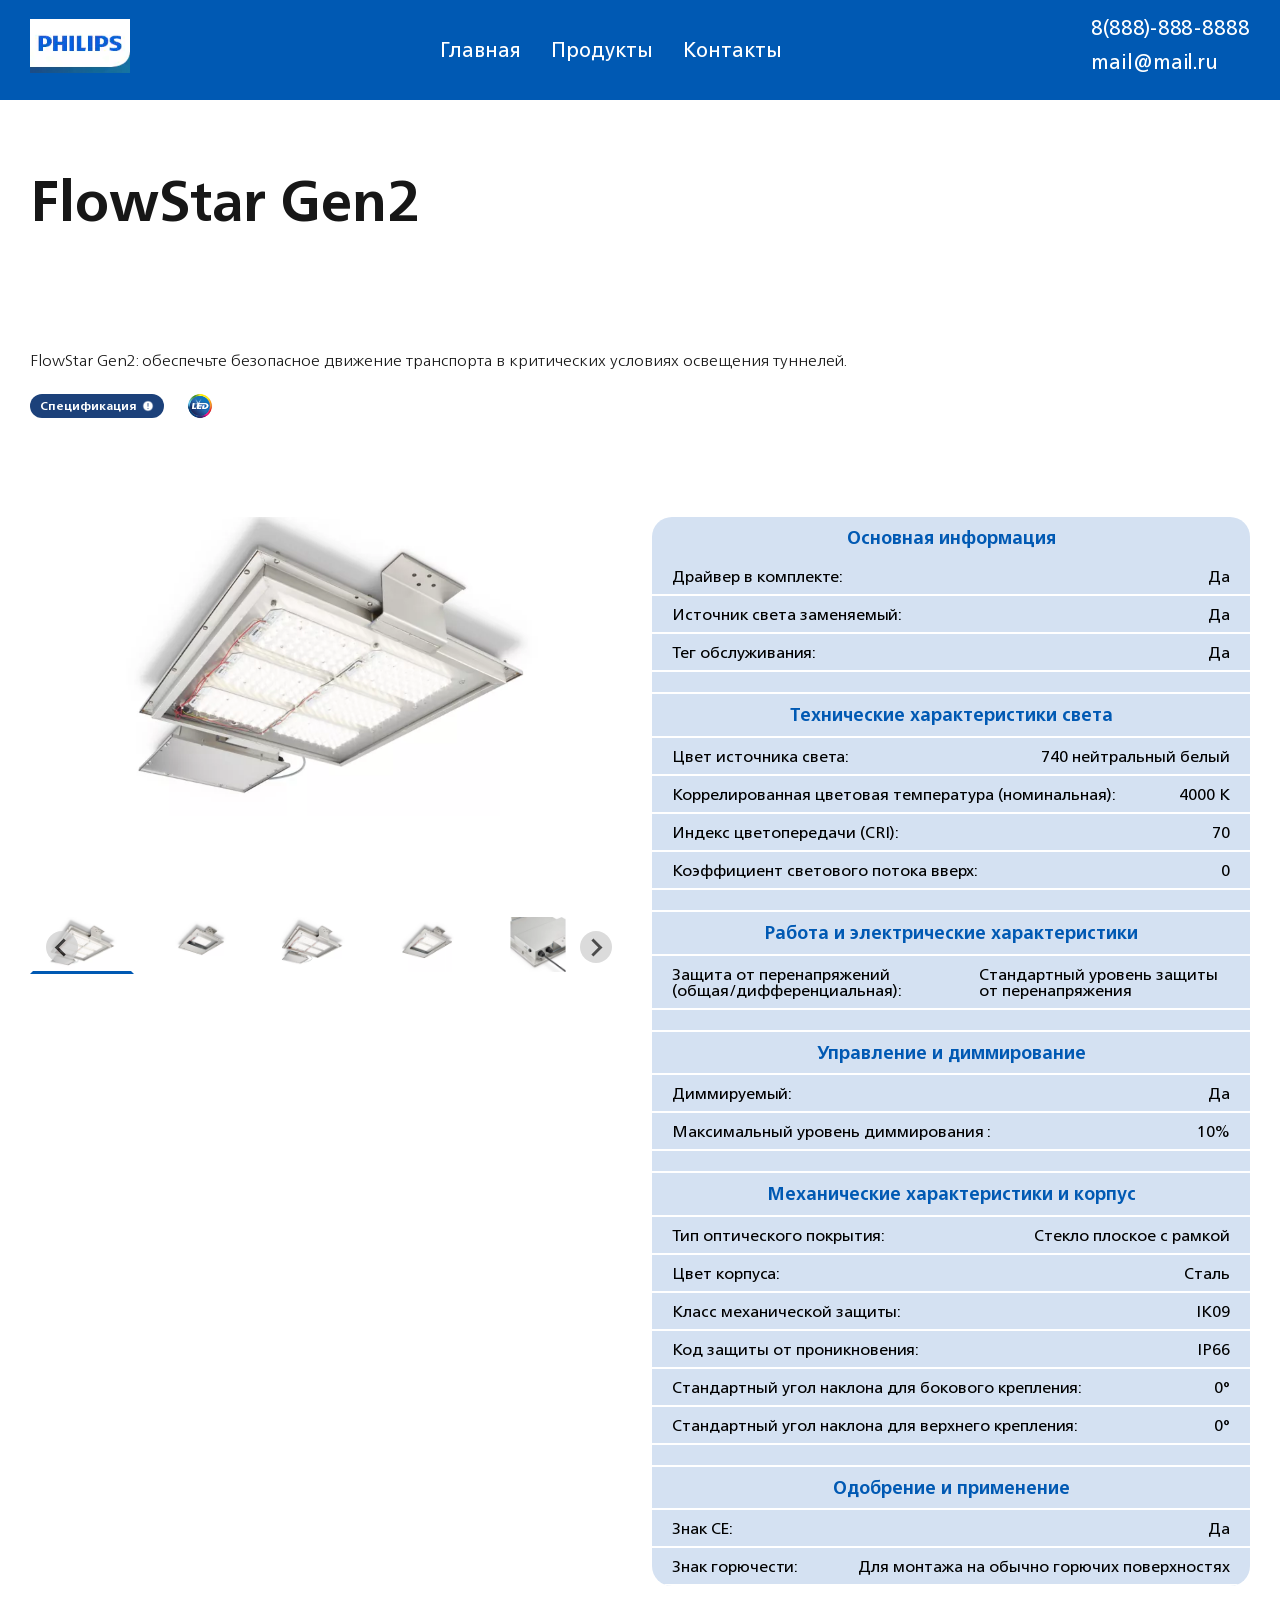
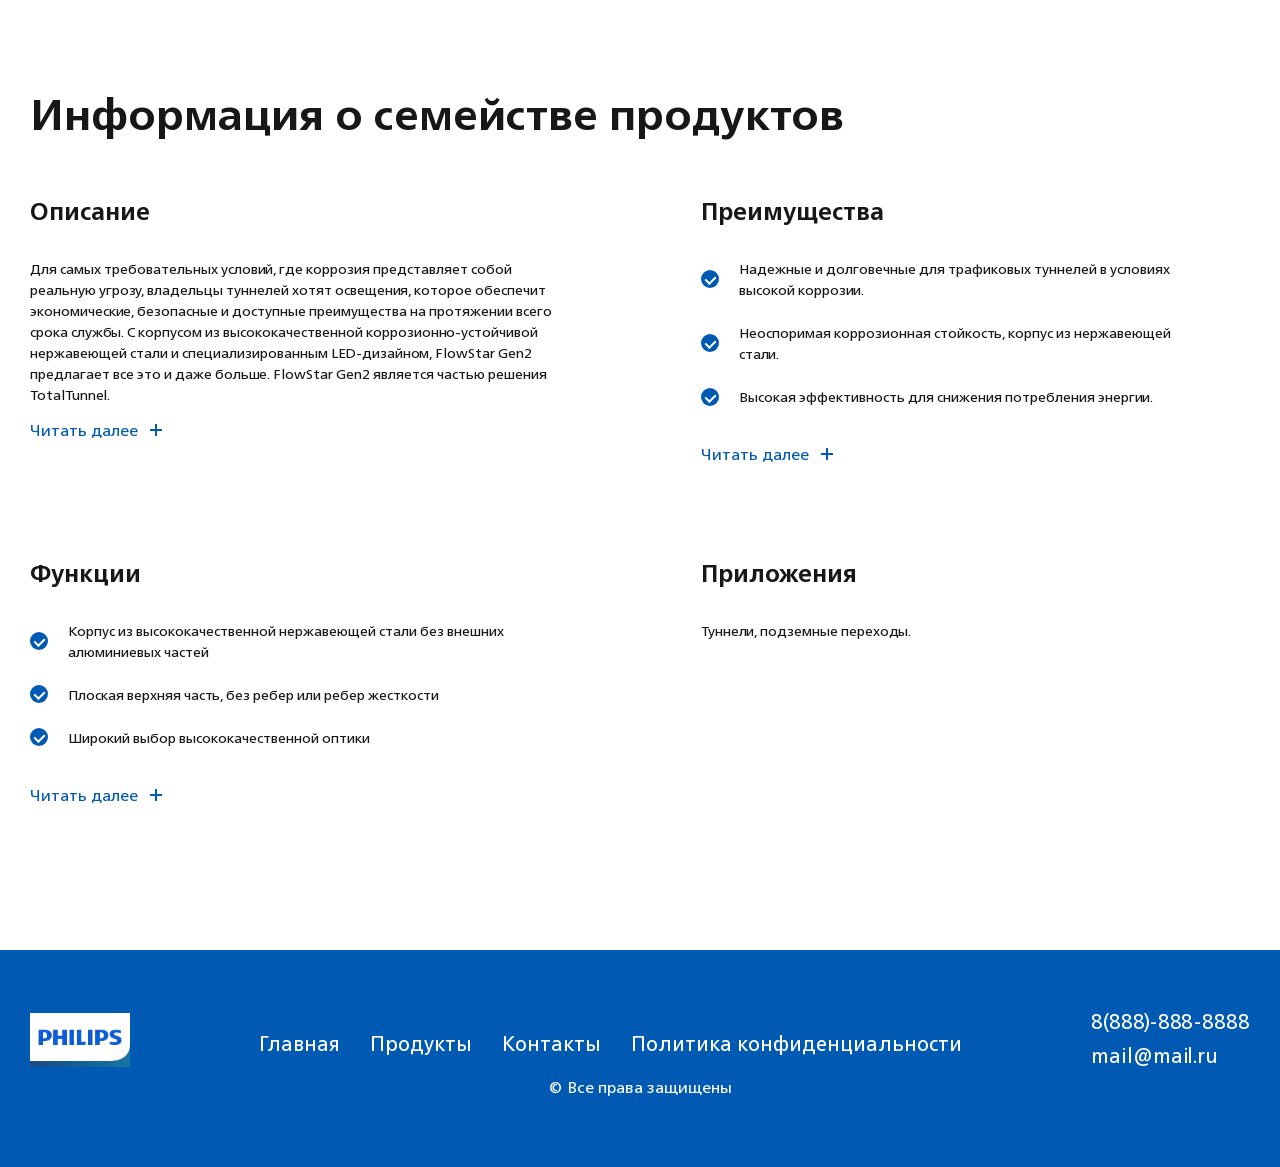
<file: FlowStar-Gen2.html>
<!DOCTYPE html>
<html lang="ru">
<head>
    <meta charset="UTF-8">
    <meta name="viewport" content="width=device-width, initial-scale=1.0">   
    <title>FlowStar Gen2</title>
    <link rel="icon" href="assets/favicon/favicon-16x16.png" type="image/png">
    <link rel="icon" href="assets/favicon/favicon-32x32.png" type="image/png">
    <link rel="icon" href="assets/favicon/favicon.ico" type="image/x-icon">
    <link rel="stylesheet" href="assets/css/baguetteBox.min.css">
    <link rel="stylesheet" href="assets/css/splide.min.css">
    <link rel="stylesheet" href="assets/css/style.css">
</head>
<body>
    <div class="body__container">
        <div class="modal__error modal-hide">
            <div class="modal__error-dialog">
                <div class="modal__error-content modal__content">
                    <h2 class="modal__error-title modal__title">Упс, ошибочка!</h2>
                    <div class="modal__error-close modal__close"></div>
                </div>
            </div>
        </div>
        <div class="modal__succes modal-hide">
            <div class="modal__succes-dialog">
                <div class="modal__succes-content modal__content">
                    <h2 class="modal__succes-title modal__title">Успешно отправлено</h2>
                    <div class="modal__succes-close modal__close"></div>
                </div>
            </div>
        </div>
        <div class="modal modal-hide">
            <div class="modal__dialog">
                <div class="modal__content">
                    <h2 class="modal__title">Название товара</h2>
                    <div class="modal__close"></div>
                    <div class="modal__container">
                        <form class="modal__form">
                            <div>
                                <input type="text" name="your-name" autocomplete="name" class="modal__input">
                            </div>
                            <div>
                                <input type="tel" name="your-tel" autocomplete="tel" class="modal__input">
                            </div>
                            <button class="modal__btn" type="submit">Заказать</button>
                        </form>
                        <p class="modal__form-warning">Нажимая кнопку "Заказать" вы соглашаетесь с <a href="policy.html" target="_blank">Политикой конфиденциальности</a></p>
                    </div>
                </div>
            </div>
        </div>
        <div class="performance performance-hide">
            <div class="performance__dialog">
                <div class="performance__content">
                    <div class="performance__head">
                        <h2 class="performance__title">Характеристики продукта</h2>
                        <p class="performance__descr">Найти подходящие светильники для различных планов, потребностей и бюджетов легко благодаря обширному портфолио Philips. Оно гарантирует, что у вас всегда будет качественное решение по желаемой цене.</p>
                        <div class="performance__close"></div>
                    </div>
                    <div class="performance__wrapper">
                        <!-- 1 -->
                        <div class="performance__item">
                            <h3 class="performance__item-title">Ценность</h3>
                            <div class="performance__item-content">
                                <div class="performance__item-header">
                                    <h4 class="performance__item-subtitle">Решение</h4>
                                    <p class="performance__item-subdescr">Основной ассортимент надежных продуктов</p>
                                </div>  
                                <div class="performance__item-box">
                                    <h4 class="performance__item-subtitle">Производительность</h4>
                                    <div class="performance__item-wrapper">
                                        <div class="performance__item-img">
                                            <img src="assets/icons/lampochka.svg" alt="Лампочка">
                                        </div>
                                        <div class="performance__item-img">
                                            <img src="assets/icons/lampochka.svg" alt="Лампочка">
                                        </div>
                                        <div class="performance__item-img">
                                            <img src="assets/icons/lampochka.svg" alt="Лампочка">
                                        </div>
                                        <div class="performance__item-img">
                                            <img src="assets/icons/lampochka2.svg" alt="Лампочка">
                                        </div>
                                        <div class="performance__item-img">
                                            <img src="assets/icons/lampochka2.svg" alt="Лампочка">
                                        </div>
                                    </div>
                                </div>     
                                <div class="performance__item-box">
                                    <h4 class="performance__item-subtitle">Стоимость</h4>
                                    <div class="performance__item-wrapper">
                                        <div class="performance__item-img">
                                            <img src="assets/icons/hand.svg" alt="Стоимость">
                                        </div>
                                        <div class="performance__item-img">
                                            <img src="assets/icons/hand2.svg" alt="Стоимость">
                                        </div>
                                        <div class="performance__item-img">
                                            <img src="assets/icons/hand2.svg" alt="Стоимость">
                                        </div>
                                        <div class="performance__item-img">
                                            <img src="assets/icons/hand2.svg" alt="Стоимость">
                                        </div>
                                        <div class="performance__item-img">
                                            <img src="assets/icons/hand2.svg" alt="Стоимость">
                                        </div>
                                    </div>
                                </div>      
                                <div class="performance__item-box">
                                    <h4 class="performance__item-subtitle">Срок службы</h4>
                                    <p class="performance__item-subdescr">50,000 L80</p>
                                </div>   
                                <div class="performance__item-box">
                                    <h4 class="performance__item-subtitle">Гарантия</h4>
                                    <p class="performance__item-subdescr">3 года</p>
                                </div>              
                            </div>
                        </div>

                        <!-- 2 -->
                        <div class="performance__item">
                            <h3 class="performance__item-title">Эффективность</h3>
                            <div class="performance__item-content green">
                                <div class="performance__item-header">
                                    <h4 class="performance__item-subtitle">Решение</h4>
                                    <p class="performance__item-subdescr">Подходит для каждого проекта, где свет имеет значение.</p>
                                </div>  
                                <div class="performance__item-box">
                                    <h4 class="performance__item-subtitle">Производительность</h4>
                                    <div class="performance__item-wrapper">
                                        <div class="performance__item-img">
                                            <img src="assets/icons/lampochka-green.svg" alt="Лампочка">
                                        </div>
                                        <div class="performance__item-img">
                                            <img src="assets/icons/lampochka-green.svg" alt="Лампочка">
                                        </div>
                                        <div class="performance__item-img">
                                            <img src="assets/icons/lampochka-green.svg" alt="Лампочка">
                                        </div>
                                        <div class="performance__item-img">
                                            <img src="assets/icons/lampochka-green.svg" alt="Лампочка">
                                        </div>
                                        <div class="performance__item-img">
                                            <img src="assets/icons/lampochka2.svg" alt="Лампочка">
                                        </div>
                                    </div>
                                </div>     
                                <div class="performance__item-box">
                                    <h4 class="performance__item-subtitle">Стоимость</h4>
                                    <div class="performance__item-wrapper">
                                        <div class="performance__item-img">
                                            <img src="assets/icons/hand-green.svg" alt="Стоимость">
                                        </div>
                                        <div class="performance__item-img">
                                            <img src="assets/icons/hand-green.svg" alt="Стоимость">
                                        </div>
                                        <div class="performance__item-img">
                                            <img src="assets/icons/hand2.svg" alt="Стоимость">
                                        </div>
                                        <div class="performance__item-img">
                                            <img src="assets/icons/hand2.svg" alt="Стоимость">
                                        </div>
                                        <div class="performance__item-img">
                                            <img src="assets/icons/hand2.svg" alt="Стоимость">
                                        </div>
                                    </div>
                                </div>      
                                <div class="performance__item-box">
                                    <h4 class="performance__item-subtitle">Срок службы</h4>
                                    <p class="performance__item-subdescr">100,000 L70</p>
                                </div>   
                                <div class="performance__item-box">
                                    <h4 class="performance__item-subtitle">Гарантия</h4>
                                    <p class="performance__item-subdescr">3,5 года</p>
                                </div>              
                            </div>
                        </div>

                         <!-- 3 -->
                        <div class="performance__item">
                            <h3 class="performance__item-title">Спецификация</h3>
                            <div class="performance__item-content blue">
                                <div class="performance__item-header">
                                    <h4 class="performance__item-subtitle">Решение</h4>
                                    <p class="performance__item-subdescr">Подходит для каждого проекта, где свет имеет значение.</p>
                                </div>  
                                <div class="performance__item-box">
                                    <h4 class="performance__item-subtitle">Производительность</h4>
                                    <div class="performance__item-wrapper">
                                        <div class="performance__item-img">
                                            <img src="assets/icons/lampochka-blue.svg" alt="Лампочка">
                                        </div>
                                        <div class="performance__item-img">
                                            <img src="assets/icons/lampochka-blue.svg" alt="Лампочка">
                                        </div>
                                        <div class="performance__item-img">
                                            <img src="assets/icons/lampochka-blue.svg" alt="Лампочка">
                                        </div>
                                        <div class="performance__item-img">
                                            <img src="assets/icons/lampochka-blue.svg" alt="Лампочка">
                                        </div>
                                        <div class="performance__item-img">
                                            <img src="assets/icons/lampochka-blue.svg" alt="Лампочка">
                                        </div>
                                    </div>
                                </div>     
                                <div class="performance__item-box">
                                    <h4 class="performance__item-subtitle">Стоимость</h4>
                                    <div class="performance__item-wrapper">
                                        <div class="performance__item-img">
                                            <img src="assets/icons/hand-blue.svg" alt="Стоимость">
                                        </div>
                                        <div class="performance__item-img">
                                            <img src="assets/icons/hand-blue.svg" alt="Стоимость">
                                        </div>
                                        <div class="performance__item-img">
                                            <img src="assets/icons/hand-blue.svg" alt="Стоимость">
                                        </div>
                                        <div class="performance__item-img">
                                            <img src="assets/icons/hand-blue.svg" alt="Стоимость">
                                        </div>
                                        <div class="performance__item-img">
                                            <img src="assets/icons/hand2.svg" alt="Стоимость">
                                        </div>
                                    </div>
                                </div>      
                                <div class="performance__item-box">
                                    <h4 class="performance__item-subtitle">Срок службы</h4>
                                    <p class="performance__item-subdescr">100,000 L90</p>
                                </div>   
                                <div class="performance__item-box">
                                    <h4 class="performance__item-subtitle">Гарантия</h4>
                                    <p class="performance__item-subdescr">3,5 года</p>
                                </div>              
                            </div>
                        </div>
                    </div>
                </div>
            </div>
        </div>
        <header class="header">
            <div class="container">
                <div class="header__wrapper">
                    <a href="index.html" class="header__logo">
                        <img src="assets/icons/logo.webp" alt="Логотип сайат" class="header__logo-img">
                    </a>
                    <nav class="header__nav">
                        <ul class="header__nav-list">
                            <li><a href="index.html">Главная</a></li>
                            <li><a href="#">Продукты</a></li>
                            <li><a href="#">Контакты</a></li>
                        </ul>
                    </nav>
                    <div class="header__contacts">
                        <a href="#" class="header__contacts-link">8(888)-888-8888</a>
                        <a href="#" class="header__contacts-link">mail@mail.ru</a>
                    </div>
                    <div class="header__hamburger hamburger">
                        <span></span><span></span><span></span>
                    </div>
                </div>
            </div>
        </header>
        <main class="content">
            <section class="head">
                <div class="container">
                    <h1 class="head__title title">FlowStar Gen2</h1>
                    <p class="head__descr descr">FlowStar Gen2: обеспечьте безопасное движение транспорта в критических условиях освещения туннелей.</p>
                    <div class="head__wrapper">
                        <button class="head__spec">
                            <h5 class="head__spec-text">Спецификация</h5>                          
                            <img src="assets/icons/alert.svg" alt="Предупреждение" loading="lazy" class="head__spec-img">                            
                        </button>
                        <div class="head__img">
                            <img src="assets/icons/led.webp" alt="led" loading="lazy">
                        </div>
                    </div>
                </div>
            </section>
            <section class="product-slider">
                <div class="container">
                    <div class="product-slider__wrapper">
                        <div class="product-slider__slider">                            
                            <div class="splide product-slider__slider-big" id="main-slider" role="group" aria-label="Splide Basic HTML Example">
                                <div class="splide__track">
                                    <ul class="splide__list">
                                        <li class="splide__slide">
                                            <div class="product-slider__item">
                                                <a href="assets/img/FlowStar-Gen2/BGB308 FlowStar Gen2 Large_BSP-slide01.webp" data-caption="BGB308 FlowStar Gen2 Large_BSP">
                                                    <img src="assets/img/FlowStar-Gen2/BGB308 FlowStar Gen2 Large_BSP-slide01.webp" alt="BGB308 FlowStar Gen2 Large_BSP" loading="lazy">
                                                </a>
                                            </div>                                            
                                        </li>  
                                        <li class="splide__slide">
                                            <div class="product-slider__item">
                                                <a href="assets/img/FlowStar-Gen2/BGB305_FlowStar Gen2 Mini_BSP-slide02.webp" data-caption="BGB305_FlowStar Gen2 Mini_BSP">
                                                    <img src="assets/img/FlowStar-Gen2/BGB305_FlowStar Gen2 Mini_BSP-slide02.webp" alt="BGB305_FlowStar Gen2 Mini_BSP" loading="lazy">
                                                </a>
                                            </div>                                            
                                        </li>   
                                        <li class="splide__slide">
                                            <div class="product-slider__item">
                                                <a href="assets/img/FlowStar-Gen2/BGB307 FlowStar Gen2 Medium_BSP-slide03.webp" data-caption="BGB307 FlowStar Gen2 Medium_BSP">
                                                    <img src="assets/img/FlowStar-Gen2/BGB307 FlowStar Gen2 Medium_BSP-slide03.webp" alt="BGB307 FlowStar Gen2 Medium_BSP" loading="lazy">
                                                </a>
                                            </div>                                            
                                        </li>  
                                        <li class="splide__slide">
                                            <div class="product-slider__item">
                                                <a href="assets/img/FlowStar-Gen2/BGB306_FlowStar Gen2 Small_BSP-slide04.webp" data-caption="BGB306_FlowStar Gen2 Small_BSP">
                                                    <img src="assets/img/FlowStar-Gen2/BGB306_FlowStar Gen2 Small_BSP-slide04.webp" alt="BGB306_FlowStar Gen2 Small_BSP" loading="lazy">
                                                </a>
                                            </div>                                            
                                        </li> 
                                        <li class="splide__slide">
                                            <div class="product-slider__item">
                                                <a href="assets/img/FlowStar-Gen2/BGB305_FlowStar Gen2 Mini_Backside details_DPP-slide05.webp" data-caption="BGB305_FlowStar Gen2 Mini_Backside details_DPP">
                                                    <img src="assets/img/FlowStar-Gen2/BGB305_FlowStar Gen2 Mini_Backside details_DPP-slide05.webp" alt="BGB305_FlowStar Gen2 Mini_Backside details_DPP" loading="lazy">
                                                </a>
                                            </div>                                            
                                        </li> 
                                        <li class="splide__slide">
                                            <div class="product-slider__item">
                                                <a href="assets/img/FlowStar-Gen2/EGB307_FlowStar Gen2 Driver unit Medium_Backside_DPP-slide06.webp" data-caption="EGB307_FlowStar Gen2 Driver unit Medium_Backside_DPP">
                                                    <img src="assets/img/FlowStar-Gen2/EGB307_FlowStar Gen2 Driver unit Medium_Backside_DPP-slide06.webp" alt="EGB307_FlowStar Gen2 Driver unit Medium_Backside_DPP" loading="lazy">
                                                </a>
                                            </div>                                            
                                        </li> 
                                        <li class="splide__slide">
                                            <div class="product-slider__item">
                                                <a href="assets/img/FlowStar-Gen2/EGB308_FlowStar Gen2 Driver unit Large_Backside details_DPP-slide07.webp" data-caption="EGB308_FlowStar Gen2 Driver unit Large_Backside details_DPP">
                                                    <img src="assets/img/FlowStar-Gen2/EGB308_FlowStar Gen2 Driver unit Large_Backside details_DPP-slide07.webp" alt="EGB308_FlowStar Gen2 Driver unit Large_Backside details_DPP" loading="lazy">
                                                </a>
                                            </div>                                            
                                        </li>        
                                        <li class="splide__slide">
                                            <div class="product-slider__item">
                                                <a href="assets/img/FlowStar-Gen2/EGB308_FlowStar Gen2 Driver unit Large_Backside_DPP-slide08.webp" data-caption="TubeLine_BGP360-DP04">
                                                    <img src="assets/img/FlowStar-Gen2/EGB308_FlowStar Gen2 Driver unit Large_Backside_DPP-slide08.webp" alt="TubeLine_BGP360-DP04" loading="lazy">
                                                </a>
                                            </div>                                            
                                        </li>  
                                        <li class="splide__slide">
                                            <div class="product-slider__item">
                                                <a href="assets/img/FlowStar-Gen2/BGB306_FlowStar Gen2 Small_Backside_DPP-slide09.webp" data-caption="BGB306_FlowStar Gen2 Small_Backside_DPP">
                                                    <img src="assets/img/FlowStar-Gen2/BGB306_FlowStar Gen2 Small_Backside_DPP-slide09.webp" alt="BGB306_FlowStar Gen2 Small_Backside_DPP" loading="lazy">
                                                </a>
                                            </div>                                            
                                        </li>
                                        <li class="splide__slide">
                                            <div class="product-slider__item">
                                                <a href="assets/img/FlowStar-Gen2/BGB307_FlowStar Gen2 LED unit Medium_Backside_DPP-slide10.webp" data-caption="BGB307_FlowStar Gen2 LED unit Medium_Backside_DPP">
                                                    <img src="assets/img/FlowStar-Gen2/BGB307_FlowStar Gen2 LED unit Medium_Backside_DPP-slide10.webp" alt="BGB307_FlowStar Gen2 LED unit Medium_Backside_DPP" loading="lazy">
                                                </a>
                                            </div>                                            
                                        </li>  
                                        <li class="splide__slide">
                                            <div class="product-slider__item">
                                                <a href="assets/img/FlowStar-Gen2/EGB307_FlowStar Gen2 Driver unit Medium_Backside details_DPP-slide11.webp" data-caption="EGB307_FlowStar Gen2 Driver unit Medium_Backside details_DPP">
                                                    <img src="assets/img/FlowStar-Gen2/EGB307_FlowStar Gen2 Driver unit Medium_Backside details_DPP-slide11.webp" alt="EGB307_FlowStar Gen2 Driver unit Medium_Backside details_DPP" loading="lazy">
                                                </a>
                                            </div>                                            
                                        </li>  
                                        <li class="splide__slide">
                                            <div class="product-slider__item">
                                                <a href="assets/img/FlowStar-Gen2/BGB308_FlowStar Gen2 LED unit Large_Backside_DPP-slide12.webp" data-caption="BGB308_FlowStar Gen2 LED unit Large_Backside_DPP">
                                                    <img src="assets/img/FlowStar-Gen2/BGB308_FlowStar Gen2 LED unit Large_Backside_DPP-slide12.webp" alt="BGB308_FlowStar Gen2 LED unit Large_Backside_DPP" loading="lazy">
                                                </a>
                                            </div>                                            
                                        </li>                                     
                                    </ul>
                                </div>
                            </div>

                            <div class="splide" id="thumbnail-slider" role="group" aria-label="Splide Basic HTML Example">
                                <div class="splide__track">
                                    <ul class="splide__list">
                                        <li class="splide__slide">
                                           <img src="assets/img/FlowStar-Gen2/BGB308 FlowStar Gen2 Large_BSP-slide01.webp" alt="BGB308 FlowStar Gen2 Large_BSP" loading="lazy">
                                        </li>  
                                        <li class="splide__slide">
                                            <img src="assets/img/FlowStar-Gen2/BGB305_FlowStar Gen2 Mini_BSP-slide02.webp" alt="BGB305_FlowStar Gen2 Mini_BSP" loading="lazy">
                                        </li> 
                                        <li class="splide__slide">
                                            <img src="assets/img/FlowStar-Gen2/BGB307 FlowStar Gen2 Medium_BSP-slide03.webp" alt="BGB307 FlowStar Gen2 Medium_BSP" loading="lazy">
                                        </li>
                                        <li class="splide__slide">
                                            <img src="assets/img/FlowStar-Gen2/BGB306_FlowStar Gen2 Small_BSP-slide04.webp" alt="BGB306_FlowStar Gen2 Small_BSP" loading="lazy">
                                        </li>
                                        <li class="splide__slide">
                                            <img src="assets/img/FlowStar-Gen2/BGB305_FlowStar Gen2 Mini_Backside details_DPP-slide05.webp" alt="BGB305_FlowStar Gen2 Mini_Backside details_DPP" loading="lazy">
                                        </li>
                                        <li class="splide__slide">
                                            <img src="assets/img/FlowStar-Gen2/EGB307_FlowStar Gen2 Driver unit Medium_Backside_DPP-slide06.webp" alt="EGB307_FlowStar Gen2 Driver unit Medium_Backside_DPP" loading="lazy">
                                        </li>
                                        <li class="splide__slide">
                                            <img src="assets/img/FlowStar-Gen2/EGB308_FlowStar Gen2 Driver unit Large_Backside details_DPP-slide07.webp" alt="EGB308_FlowStar Gen2 Driver unit Large_Backside details_DPP" loading="lazy">
                                        </li>
                                        <li class="splide__slide">
                                            <img src="assets/img/FlowStar-Gen2/EGB308_FlowStar Gen2 Driver unit Large_Backside_DPP-slide08.webp" alt="EGB308_FlowStar Gen2 Driver unit Large_Backside_DPP" loading="lazy">
                                        </li>
                                        <li class="splide__slide">
                                            <img src="assets/img/FlowStar-Gen2/BGB306_FlowStar Gen2 Small_Backside_DPP-slide09.webp" alt="BGB306_FlowStar Gen2 Small_Backside_DPP" loading="lazy">
                                        </li>
                                        <li class="splide__slide">
                                            <img src="assets/img/FlowStar-Gen2/BGB307_FlowStar Gen2 LED unit Medium_Backside_DPP-slide10.webp" alt="BGB307_FlowStar Gen2 LED unit Medium_Backside_DPP" loading="lazy">
                                        </li>
                                        <li class="splide__slide">
                                            <img src="assets/img/FlowStar-Gen2/EGB307_FlowStar Gen2 Driver unit Medium_Backside details_DPP-slide11.webp" alt="EGB307_FlowStar Gen2 Driver unit Medium_Backside details_DPP" loading="lazy">
                                        </li>
                                        <li class="splide__slide">
                                            <img src="assets/img/FlowStar-Gen2/BGB308_FlowStar Gen2 LED unit Large_Backside_DPP-slide12.webp" alt="BGB308_FlowStar Gen2 LED unit Large_Backside_DPP" loading="lazy">
                                        </li>
                                    </ul>
                                </div>
                            </div>
                        </div>
                        <div class="product-slider__specifications">
                            <table class="product-slider__specifications-table specifications-table">
                                <thead class="specifications-table__header">
                                    <tr class="specifications-table__head">
                                        <th>Основная информация</th>
                                    </tr>
                                </thead>
                               <tbody class="specifications-table__content">
                                    <tr class="specifications-table__row">
                                        <td class="specifications-table__item">Драйвер в комплекте: </td>
                                        <td class="specifications-table__item">Да</td>
                                    </tr>       
                                    <tr class="specifications-table__row">
                                        <td class="specifications-table__item">Источник света заменяемый: </td>
                                        <td class="specifications-table__item">Да</td>
                                    </tr>      
                                    <tr class="specifications-table__row">
                                        <td class="specifications-table__item">Тег обслуживания: </td>
                                        <td class="specifications-table__item"> Да</td>
                                    </tr>  

                                    <tr class="specifications-table__row">
                                        <td class="specifications-table__item"></td>
                                    </tr>   
                                    
                                    <tr class="specifications-table__row ">
                                        <td class="specifications-table__item table__head">Технические характеристики света</td>
                                    </tr>
                                    <tr class="specifications-table__row">
                                        <td class="specifications-table__item">Цвет источника света:  </td>
                                        <td class="specifications-table__item">740 нейтральный белый</td>
                                    </tr> 
                                    <tr class="specifications-table__row">
                                        <td class="specifications-table__item">Коррелированная цветовая температура (номинальная): </td>
                                        <td class="specifications-table__item">4000 K</td>
                                    </tr>
                                    <tr class="specifications-table__row">
                                        <td class="specifications-table__item">Индекс цветопередачи (CRI):  </td>
                                        <td class="specifications-table__item">70</td>
                                    </tr>
                                    <tr class="specifications-table__row">
                                        <td class="specifications-table__item">Коэффициент светового потока вверх: </td>
                                        <td class="specifications-table__item">0</td>
                                    </tr>   
                                    
                                    <tr class="specifications-table__row">
                                        <td class="specifications-table__item"></td>
                                    </tr>   
                                    
                                    <tr class="specifications-table__row ">
                                        <td class="specifications-table__item table__head">Работа и электрические характеристики</td>
                                    </tr>
                                    <tr class="specifications-table__row">
                                        <td class="specifications-table__item">Защита от перенапряжений (общая/дифференциальная):</td>
                                        <td class="specifications-table__item">Стандартный уровень защиты от перенапряжения</td>
                                    </tr>    
                                    
                                    <tr class="specifications-table__row">
                                        <td class="specifications-table__item"></td>
                                    </tr> 

                                    <tr class="specifications-table__row ">
                                        <td class="specifications-table__item table__head">Управление и диммирование</td>
                                    </tr>
                                    <tr class="specifications-table__row">
                                        <td class="specifications-table__item">Диммируемый: </td>
                                        <td class="specifications-table__item">Да</td>
                                    </tr>  
                                    <tr class="specifications-table__row">
                                        <td class="specifications-table__item">Максимальный уровень диммирования :</td>
                                        <td class="specifications-table__item">10%</td>
                                    </tr>

                                    <tr class="specifications-table__row">
                                        <td class="specifications-table__item"></td>
                                    </tr>

                                    <tr class="specifications-table__row ">
                                        <td class="specifications-table__item table__head">Механические характеристики и корпус</td>
                                    </tr>
                                    <tr class="specifications-table__row">
                                        <td class="specifications-table__item">Тип оптического покрытия: </td>
                                        <td class="specifications-table__item">Стекло плоское с рамкой</td>
                                    </tr>  
                                    <tr class="specifications-table__row">
                                        <td class="specifications-table__item">Цвет корпуса: </td>
                                        <td class="specifications-table__item">Сталь</td>
                                    </tr>
                                    <tr class="specifications-table__row">
                                        <td class="specifications-table__item">Класс механической защиты: </td>
                                        <td class="specifications-table__item">IK09</td>
                                    </tr>
                                    <tr class="specifications-table__row">
                                        <td class="specifications-table__item">Код защиты от проникновения: </td>
                                        <td class="specifications-table__item">IP66</td>
                                    </tr>
                                    <tr class="specifications-table__row">
                                        <td class="specifications-table__item">Стандартный угол наклона для бокового крепления:  </td>
                                        <td class="specifications-table__item">0°</td>
                                    </tr>
                                    <tr class="specifications-table__row">
                                        <td class="specifications-table__item">Стандартный угол наклона для верхнего крепления:</td>
                                        <td class="specifications-table__item">0°</td>
                                    </tr>

                                    <tr class="specifications-table__row">
                                        <td class="specifications-table__item"></td>
                                    </tr> 

                                    <tr class="specifications-table__row ">
                                        <td class="specifications-table__item table__head">Одобрение и применение</td>
                                    </tr>
                                    <tr class="specifications-table__row">
                                        <td class="specifications-table__item">Знак CE: </td>
                                        <td class="specifications-table__item">Да</td>
                                    </tr> 
                                    <tr class="specifications-table__row">
                                        <td class="specifications-table__item">Знак горючести: </td>
                                        <td class="specifications-table__item">Для монтажа на обычно горючих поверхностях</td>
                                    </tr> 
                                </tbody>
                            </table>
                        </div>
                    </div>
                </div>
            </section>
            <!-- Секция с информацией -->
            <section class="product-information">
                <div class="container">
                    <h2 class="product-information__title">Информация о семействе продуктов</h2>
                    <div class="product-information__wrapper">
                        <div class="product-information__item">
                            <h2 class="product-information__item-title">Описание</h2>
                            <p class="product-information__item-descr">Для самых требовательных условий, где коррозия представляет собой реальную угрозу, владельцы туннелей хотят освещения, которое обеспечит экономические, безопасные и доступные преимущества на протяжении всего срока службы. С корпусом из высококачественной коррозионно-устойчивой нержавеющей стали и специализированным LED-дизайном, FlowStar Gen2 предлагает все это и даже больше. FlowStar Gen2 является частью решения TotalTunnel.</p>
                            <p class="product-information__item-descr product-information__hide hide__element">В сочетании с системами управления освещением, кабелями и нашими услугами по жизненному циклу, эти туннельные светильники обеспечивают высочайшие уровни производительности с идеальным балансом видимости, безопасности и экономичности. Благодаря высокому световому потоку они также могут сократить количество необходимых светильников проекта, не compromising safety. Долговечное и высокоэффективное решение для освещения туннелей или подземных переходов, которое обеспечит безопасность и бесперебойное движение транспорта.</p>
                            <button class="product-information__item-next">Читать далее</button>
                        </div>
                        <div class="product-information__item">
                            <h2 class="product-information__item-title">Преимущества</h2>                            
                            <ul class="product-information__list">
                                <li class="product-information__list-item">
                                    <div class="product-information__list-check"></div>
                                    <h2 class="product-information__list-descr">Надежные и долговечные для трафиковых туннелей в условиях высокой коррозии.</h2>
                                </li>
                                <li class="product-information__list-item">
                                    <div class="product-information__list-check"></div>
                                    <h2 class="product-information__list-descr">Неоспоримая коррозионная стойкость, корпус из нержавеющей стали.</h2>
                                </li>
                                <li class="product-information__list-item">
                                    <div class="product-information__list-check"></div>
                                    <h2 class="product-information__list-descr">Высокая эффективность для снижения потребления энергии.</h2>
                                </li>                                                              
                            </ul>     
                            <ul class="product-information__list product-information__hide hide__element">
                                <li class="product-information__list-item">
                                    <div class="product-information__list-check"></div>
                                    <h2 class="product-information__list-descr">Высокий световой поток для уменьшения количества необходимых светильников проект.</h2>
                                </li> 
                                <li class="product-information__list-item">
                                    <div class="product-information__list-check"></div>
                                    <h2 class="product-information__list-descr">Легко очищаются, с самостекающей верхней частью.</h2>
                                </li>                                    
                            </ul>
                            <button class="product-information__item-next">Читать далее</button>                      
                        </div>
                    </div>
                    <div class="product-information__wrapper">
                        <div class="product-information__item">
                            <h2 class="product-information__item-title">Функции</h2>                            
                            <ul class="product-information__list">
                                <li class="product-information__list-item">
                                    <div class="product-information__list-check"></div>
                                    <h2 class="product-information__list-descr">Корпус из высококачественной нержавеющей стали без внешних алюминиевых частей</h2>
                                </li>
                                <li class="product-information__list-item">
                                    <div class="product-information__list-check"></div>
                                    <h2 class="product-information__list-descr">Плоская верхняя часть, без ребер или ребер жесткости</h2>
                                </li>
                                <li class="product-information__list-item">
                                    <div class="product-information__list-check"></div>
                                    <h2 class="product-information__list-descr">Широкий выбор высококачественной оптики</h2>
                                </li>                                                              
                            </ul>  
                            <ul class="product-information__list product-information__hide hide__element">
                                <li class="product-information__list-item">
                                    <div class="product-information__list-check"></div>
                                    <h2 class="product-information__list-descr">Гибкое крепление с быстрым освобождением для легкого обслуживания</h2>
                                </li>      
                                <li class="product-information__list-item">
                                    <div class="product-information__list-check"></div>
                                    <h2 class="product-information__list-descr">Совместимость с системами управления туннелями от различных производителей</h2>
                                </li>    
                                <li class="product-information__list-item">
                                    <div class="product-information__list-check"></div>
                                    <h2 class="product-information__list-descr">Тег обслуживания: идентификация на основе QR-кода для информации о техническом обслуживании, установке и запасных частях</h2>
                                </li>                       
                            </ul>  
                            <button class="product-information__item-next">Читать далее</button>                     
                        </div>

                        <div class="product-information__item">
                            <h2 class="product-information__item-title">Приложения</h2>
                            <p class="product-information__item-descr">Туннели, подземные переходы.</p>                            
                        </div>                        
                    </div>
                </div>
            </section>
        </main>
        <footer class="footer">
            <div class="container">
                <div class="footer__wrapper">
                    <a href="index.html" class="footer__logo">
                        <img src="assets/icons/logo.webp" alt="Логотип сайта">
                    </a>
                    <nav class="footer__nav">
                        <ul class="footer__nav-list">
                            <li><a href="index.html">Главная</a></li>
                            <li><a href="#">Продукты</a></li>
                            <li><a href="#">Контакты</a></li>
                            <li><a href="#">Политика конфиденциальности</a></li>
                        </ul>
                    </nav>
                    <div class="footer__contacts">
                        <a href="#" class="footer__contacts-link">8(888)-888-8888</a>
                        <a href="#" class="footer__contacts-link">mail@mail.ru</a>
                    </div>                    
                </div>
                <div class="footer__copy">© Все права защищены</div>
            </div>
        </footer>
    </div>
    <script src="assets/js/splide.min.js"></script>
    <script src="assets/js/baguetteBox.min.js"></script>
    <script src="assets/js/hamburger.js"></script>
    <script src="assets/js/modal.js"></script>
    <script src="assets/js/slider.js"></script>
    <script src="assets/js/open-more.js"></script>
    <script src="assets/js/form.js"></script>
</body>
</html>
</file>
<file: assets/css/style.css>
@charset "UTF-8";
@font-face {
  font-family: "NeueFrutigerWorld-Black";
  src: url("../fonts/NeueFrutigerWorld-Black.eot");
  src: url("../fonts/NeueFrutigerWorld-Black.eot?#iefix") format("embedded-opentype"), url("../fonts/NeueFrutigerWorld-Black.ttf") format("truetype"), url("../fonts/NeueFrutigerWorld-Black.woff") format("woff");
  font-weight: 900;
}
@font-face {
  font-family: "NeueFrutigerWorld-Heavy";
  src: url("../fonts/NeueFrutigerWorld-Heavy.eot");
  src: url("../fonts/NeueFrutigerWorld-Heavy.eot?#iefix") format("embedded-opentype"), url("../fonts/NeueFrutigerWorld-Heavy.ttf") format("truetype"), url("../fonts/NeueFrutigerWorld-Heavy.woff") format("woff");
  font-weight: 800;
}
@font-face {
  font-family: "NeueFrutigerWorld-Bold";
  src: url("../fonts/NeueFrutigerWorld-Bold.eot");
  src: url("../fonts/NeueFrutigerWorld-Bold.eot?#iefix") format("embedded-opentype"), url("../fonts/NeueFrutigerWorld-Bold.ttf") format("truetype"), url("../fonts/NeueFrutigerWorld-Bold.woff") format("woff");
  font-weight: 700;
}
@font-face {
  font-family: "NeueFrutigerWorld-Book";
  src: url("../fonts/NeueFrutigerWorld-Book.eot");
  src: url("../fonts/NeueFrutigerWorld-Book.eot?#iefix") format("embedded-opentype"), url("../fonts/NeueFrutigerWorld-Book.ttf") format("truetype"), url("../fonts/NeueFrutigerWorld-Book.woff") format("woff");
  font-weight: 600;
}
@font-face {
  font-family: "NeueFrutigerWorld-Medium";
  src: url("../fonts/NeueFrutigerWorld-Medium.eot");
  src: url("../fonts/NeueFrutigerWorld-Medium.eot?#iefix") format("embedded-opentype"), url("../fonts/NeueFrutigerWorld-Medium.ttf") format("truetype"), url("../fonts/NeueFrutigerWorld-Medium.woff") format("woff");
  font-weight: 500;
}
@font-face {
  font-family: "NeueFrutigerWorld-Regular";
  src: url("../fonts/NeueFrutigerWorld-Regular.eot");
  src: url("../fonts/NeueFrutigerWorld-Regular.eot?#iefix") format("embedded-opentype"), url("../fonts/NeueFrutigerWorld-Regular.ttf") format("truetype"), url("../fonts/NeueFrutigerWorld-Regular.woff") format("woff");
  font-weight: 400;
}
@font-face {
  font-family: "NeueFrutigerWorld-Light";
  src: url("../fonts/NeueFrutigerWorld-Light.eot");
  src: url("../fonts/NeueFrutigerWorld-Light.eot?#iefix") format("embedded-opentype"), url("../fonts/NeueFrutigerWorld-Light.ttf") format("truetype"), url("../fonts/NeueFrutigerWorld-Light.woff") format("woff");
  font-weight: 300;
}
html, body {
  margin: 0;
  padding: 0;
}

* {
  margin: 0;
  padding: 0;
  -webkit-box-sizing: border-box;
          box-sizing: border-box;
  font-family: "NeueFrutigerWorld-Regular", sans-serif;
  font-weight: 400;
  font-size: 16px;
}

a {
  display: block;
  text-decoration: none;
}

ul {
  list-style: none;
}

button {
  border: none;
  cursor: pointer;
}
button:focus {
  outline: 1px solid rgba(0, 0, 0, 0);
}

input {
  border: none;
}
input:focus {
  outline: 1px solid rgba(0, 0, 0, 0);
}

table {
  display: block;
  overflow: hidden;
  border-radius: 20px;
}

td {
  display: block;
}

th {
  display: block;
}

tr {
  display: block;
}

thead {
  display: block;
}

tbody {
  display: block;
}

.container {
  max-width: 1480px;
  padding: 0 30px;
  margin: 0 auto;
}

.body__container {
  overflow: hidden;
  position: relative;
  width: 100%;
}

.show__menu .header__nav {
  right: 0;
}
.show__menu .hamburger > span:first-child {
  top: 50%;
  -webkit-transform: rotate(45deg);
          transform: rotate(45deg);
}
.show__menu .hamburger > span:nth-child(2) {
  opacity: 0;
}
.show__menu .hamburger > span:last-child {
  top: 50%;
  -webkit-transform: rotate(-45deg);
          transform: rotate(-45deg);
}

.title {
  font-family: "NeueFrutigerWorld-Bold", sans-serif;
  font-weight: 700;
  font-size: 56px;
  margin-bottom: 100px;
  color: #171717;
}

.descr {
  max-width: 1300px;
  font-family: "NeueFrutigerWorld-Light", sans-serif;
  font-weight: 300;
  font-size: 16px;
  line-height: 130%;
  color: #171717;
  margin-bottom: 46px;
}

.modal-show {
  visibility: visible;
  opacity: 1;
}
.modal-show .modal__dialog {
  -webkit-transform: scale(1);
          transform: scale(1);
}

.modal-hide {
  visibility: hidden;
  opacity: 0;
}
.modal-hide .modal__dialog {
  -webkit-transform: scale(0);
          transform: scale(0);
}

.performance-show {
  visibility: visible;
  opacity: 1;
}
.performance-show .performance__dialog {
  -webkit-transform: scale(1);
          transform: scale(1);
}

.performance-hide {
  visibility: hidden;
  opacity: 0;
}
.performance-hide .performance__dialog {
  -webkit-transform: scale(0);
          transform: scale(0);
}

.product-information__hide {
  display: none;
}

.splide__track--nav > .splide__list > .splide__slide.is-active {
  border-bottom: 3px solid #0059b3;
  margin-bottom: 5px;
}

.splide__pagination__page .is-active {
  background-color: #0059b3 !important;
}

.video__min {
  margin-right: 10px;
  width: 104px;
  height: 58px;
}

.header {
  padding: 16px 0;
  width: 100%;
  background-color: #0059b3;
}
.header__wrapper {
  display: -webkit-box;
  display: -ms-flexbox;
  display: flex;
  -webkit-box-align: center;
      -ms-flex-align: center;
          align-items: center;
  -webkit-box-pack: justify;
      -ms-flex-pack: justify;
          justify-content: space-between;
}
.header__logo {
  width: 100px;
  height: auto;
}
.header__logo > img {
  width: 100%;
  height: 100%;
  -o-object-fit: cover;
     object-fit: cover;
}
.header__nav-list {
  display: -webkit-box;
  display: -ms-flexbox;
  display: flex;
  -webkit-box-align: center;
      -ms-flex-align: center;
          align-items: center;
  -webkit-box-pack: center;
      -ms-flex-pack: center;
          justify-content: center;
  gap: 20px;
}
.header__nav-list > li {
  padding: 5px;
  -webkit-transition: all 0.4s ease;
  transition: all 0.4s ease;
}
.header__nav-list > li:hover {
  background-color: #0074e0;
}
.header__nav-list > li > a {
  font-family: "NeueFrutigerWorld-Regular";
  font-weight: 400;
  font-size: 20px;
  line-height: 120%;
  color: #fff;
}
.header__contacts-link {
  font-family: "NeueFrutigerWorld-Regular";
  font-weight: 400;
  font-size: 20px;
  line-height: 120%;
  color: #fff;
  margin-bottom: 10px;
}

.hamburger {
  width: 50px;
  height: 50px;
  position: relative;
  display: none;
}
.hamburger > span {
  display: block;
  position: absolute;
  top: 50%;
  left: 50%;
  width: 20px;
  height: 1px;
  -webkit-transform: translate(-50%, -50%);
          transform: translate(-50%, -50%);
  background-color: #fff;
}
.hamburger > span:first-child {
  -webkit-transition: all 0.4s ease;
  transition: all 0.4s ease;
  top: 34%;
}
.hamburger > span:last-child {
  -webkit-transition: all 0.4s ease;
  transition: all 0.4s ease;
  top: 66%;
}

.street-lights {
  padding: 48px 0;
}
.street-lights__grid {
  display: grid;
  grid-template-columns: repeat(auto-fill, minmax(320px, 1fr));
  gap: 40px;
}
.street-lights__item {
  border: 1px solid #dbdbdb;
  height: 250px;
  padding: 16px;
  overflow: hidden;
  -webkit-transition: all 0.4s ease;
  transition: all 0.4s ease;
}
.street-lights__item-img {
  width: 100%;
  display: -webkit-box;
  display: -ms-flexbox;
  display: flex;
  -webkit-box-align: center;
      -ms-flex-align: center;
          align-items: center;
  -webkit-box-pack: center;
      -ms-flex-pack: center;
          justify-content: center;
  margin-bottom: 10px;
}
.street-lights__item-img > img {
  -o-object-fit: cover;
     object-fit: cover;
}
.street-lights__item-title {
  font-family: "NeueFrutigerWorld-Bold", sans-serif;
  font-weight: 700;
  font-size: 16px;
  line-height: 120%;
  color: #171717;
}
.street-lights__item:hover {
  -webkit-box-shadow: 0 0 10px #dbdbdb;
          box-shadow: 0 0 10px #dbdbdb;
}

.head {
  padding: 50px 0;
}
.head__descr {
  margin-bottom: 19px;
}
.head__wrapper {
  max-width: 300px;
  display: -webkit-box;
  display: -ms-flexbox;
  display: flex;
  -webkit-box-align: center;
      -ms-flex-align: center;
          align-items: center;
  -webkit-box-pack: start;
      -ms-flex-pack: start;
          justify-content: start;
  gap: 20px;
}
.head__spec {
  width: 134px;
  height: 24px;
  background-color: #1c417a;
  display: -webkit-box;
  display: -ms-flexbox;
  display: flex;
  -webkit-box-align: center;
      -ms-flex-align: center;
          align-items: center;
  -webkit-box-pack: center;
      -ms-flex-pack: center;
          justify-content: center;
  gap: 5px;
  border-radius: 2em;
  -webkit-transition: all 0.4s ease;
  transition: all 0.4s ease;
}
.head__spec:hover {
  background-color: #0059b3;
}
.head__spec-text {
  font-family: "NeueFrutigerWorld-Bold", sans-serif;
  font-weight: 700;
  font-size: 12px;
  line-height: 120%;
  color: #fff;
}
.head__spec-img {
  width: 12px;
  height: 12px;
  -o-object-fit: cover;
     object-fit: cover;
}
.head__img {
  width: 32px;
  height: 32px;
}
.head__img > img {
  width: 100%;
  height: 100%;
  -o-object-fit: cover;
     object-fit: cover;
}

.green-bg {
  background-color: #006b34;
}

.products {
  padding: 48px 0;
}
.products__grid {
  display: grid;
  grid-template-columns: repeat(auto-fill, minmax(335px, 1fr));
  gap: 40px;
}
.products__title {
  margin-bottom: 50px;
  line-height: 100%;
}
.products__item {
  display: block;
  border: 1px solid #dbdbdb;
  height: 400px;
  padding: 16px;
  overflow: hidden;
  -webkit-transition: all 0.4s ease;
  transition: all 0.4s ease;
  position: relative;
}
.products__item-img {
  width: 100%;
  display: -webkit-box;
  display: -ms-flexbox;
  display: flex;
  -webkit-box-align: center;
      -ms-flex-align: center;
          align-items: center;
  -webkit-box-pack: center;
      -ms-flex-pack: center;
          justify-content: center;
  margin-bottom: 10px;
}
.products__item-img > img {
  -o-object-fit: cover;
     object-fit: cover;
}
.products__item-title {
  font-family: "NeueFrutigerWorld-Bold", sans-serif;
  font-weight: 700;
  font-size: 16px;
  line-height: 120%;
  color: #171717;
}
.products__item-buttons {
  display: -webkit-box;
  display: -ms-flexbox;
  display: flex;
  -webkit-box-align: center;
      -ms-flex-align: center;
          align-items: center;
  -webkit-box-pack: justify;
      -ms-flex-pack: justify;
          justify-content: space-between;
  position: absolute;
  width: 50%;
  bottom: 16px;
  left: 16px;
  gap: 20px;
}
.products__item-btn {
  width: 200px;
  height: 35px;
  background-color: #0059b3;
  border-radius: 16px;
  display: -webkit-box;
  display: -ms-flexbox;
  display: flex;
  -webkit-box-align: center;
      -ms-flex-align: center;
          align-items: center;
  -webkit-box-pack: center;
      -ms-flex-pack: center;
          justify-content: center;
  padding: 10px;
  -webkit-transition: all 0.4s ease;
  transition: all 0.4s ease;
  font-family: "NeueFrutigerWorld-Bold";
  font-weight: 700;
  font-size: 16px;
  line-height: 120%;
  color: #fff;
}
.products__item-btn:hover {
  background-color: #0074e0;
}
.products__item:hover {
  -webkit-box-shadow: 0 0 10px #dbdbdb;
          box-shadow: 0 0 10px #dbdbdb;
}

.product-slider {
  padding: 45px 0;
}
.product-slider__item {
  width: 100%;
  height: 100%;
  overflow: hidden;
  display: -webkit-box;
  display: -ms-flexbox;
  display: flex;
  -webkit-box-align: center;
      -ms-flex-align: center;
          align-items: center;
  -webkit-box-pack: center;
      -ms-flex-pack: center;
          justify-content: center;
}
.product-slider__item > a > img {
  width: 100%;
  height: 100%;
  -o-object-fit: cover;
     object-fit: cover;
}
.product-slider__slider {
  width: 49%;
  overflow: hidden;
}
.product-slider__slider-big {
  padding-bottom: 100px;
}
.product-slider__wrapper {
  display: -webkit-box;
  display: -ms-flexbox;
  display: flex;
  -webkit-box-align: start;
      -ms-flex-align: start;
          align-items: start;
  -webkit-box-pack: justify;
      -ms-flex-pack: justify;
          justify-content: space-between;
}
.product-slider__specifications {
  width: 49%;
}

.specifications-table {
  width: 100%;
}
.specifications-table__header {
  display: -webkit-box;
  display: -ms-flexbox;
  display: flex;
  -webkit-box-align: center;
      -ms-flex-align: center;
          align-items: center;
  -webkit-box-pack: center;
      -ms-flex-pack: center;
          justify-content: center;
  background-color: #d4e1f2;
  padding: 10px 20px;
}
.specifications-table__head > th {
  font-family: "NeueFrutigerWorld-Bold", sans-serif;
  font-weight: 700;
  font-size: 18px;
  line-height: 120%;
  color: #0059b3;
  text-align: center;
}
.specifications-table__row {
  display: -webkit-box;
  display: -ms-flexbox;
  display: flex;
  -webkit-box-align: center;
      -ms-flex-align: center;
          align-items: center;
  -webkit-box-pack: justify;
      -ms-flex-pack: justify;
          justify-content: space-between;
  gap: 20px;
  background-color: #d4e1f2;
  padding: 10px 20px;
  border-bottom: 2px solid #fff;
}
.specifications-table__item {
  line-height: 100%;
  text-align: left;
}

.table__head {
  font-family: "NeueFrutigerWorld-Bold", sans-serif;
  font-weight: 700;
  font-size: 18px;
  line-height: 120%;
  color: #0059b3;
  text-align: center;
  margin: 0 auto;
}

.product-information {
  padding: 50px 0;
}
.product-information__title {
  font-family: "NeueFrutigerWorld-Bold", sans-serif;
  font-weight: 700;
  font-size: 44px;
  line-height: 150%;
  color: #171717;
  margin-bottom: 50px;
}
.product-information__wrapper {
  display: -webkit-box;
  display: -ms-flexbox;
  display: flex;
  -webkit-box-align: start;
      -ms-flex-align: start;
          align-items: start;
  -webkit-box-pack: justify;
      -ms-flex-pack: justify;
          justify-content: space-between;
  margin-bottom: 80px;
}
.product-information__item {
  width: 45%;
}
.product-information__item-title {
  font-family: "NeueFrutigerWorld-Bold", sans-serif;
  font-weight: 700;
  font-size: 24px;
  line-height: 120%;
  color: #171717;
  margin-bottom: 32px;
}
.product-information__item-descr, .product-information__item-hide {
  font-family: "NeueFrutigerWorld-Regular", sans-serif;
  font-weight: 400;
  font-size: 14px;
  line-height: 150%;
  color: #171717;
}
.product-information__item-hide {
  display: none;
}
.product-information__item-next {
  background-color: #fff;
  color: #0059b3;
  position: relative;
  height: 50px;
}
.product-information__item-next::after {
  content: "";
  position: absolute;
  top: 50%;
  right: -30px;
  width: 12px;
  height: 2px;
  background-color: #0059b3;
  -webkit-transform: translate(-50%, -50%);
          transform: translate(-50%, -50%);
}
.product-information__item-next::before {
  content: "";
  position: absolute;
  top: 50%;
  right: -30px;
  width: 12px;
  height: 2px;
  background-color: #0059b3;
  -webkit-transform: translate(-50%, -50%) rotate(90deg);
          transform: translate(-50%, -50%) rotate(90deg);
}
.product-information__list {
  width: 100%;
}
.product-information__list-item {
  display: -webkit-box;
  display: -ms-flexbox;
  display: flex;
  -webkit-box-align: center;
      -ms-flex-align: center;
          align-items: center;
  -webkit-box-pack: start;
      -ms-flex-pack: start;
          justify-content: start;
  margin-bottom: 22px;
  gap: 20px;
}
.product-information__list-descr {
  font-family: "NeueFrutigerWorld-Regular", sans-serif;
  font-weight: 400;
  font-size: 14px;
  line-height: 150%;
  color: #171717;
  width: 80%;
}
.product-information__list-check {
  width: 18px;
  height: 18px;
  background-color: #0059b3;
  border-radius: 100%;
  position: relative;
}
.product-information__list-check::before {
  content: "";
  position: absolute;
  left: 6px;
  top: 4px;
  width: 5px;
  height: 8px;
  border: solid white; /* Цвет галочки */
  border-width: 0 2px 2px 0; /* Как формировать линию галочки */
  -webkit-transform: rotate(45deg);
          transform: rotate(45deg); /* Поворот линии */
}

.footer {
  padding: 60px 0;
  width: 100%;
  background-color: #0059b3;
}
.footer__wrapper {
  display: -webkit-box;
  display: -ms-flexbox;
  display: flex;
  -webkit-box-align: center;
      -ms-flex-align: center;
          align-items: center;
  -webkit-box-pack: justify;
      -ms-flex-pack: justify;
          justify-content: space-between;
}
.footer__logo {
  width: 100px;
  height: auto;
}
.footer__logo > img {
  width: 100%;
  height: 100%;
  -o-object-fit: cover;
     object-fit: cover;
}
.footer__nav-list {
  display: -webkit-box;
  display: -ms-flexbox;
  display: flex;
  -webkit-box-align: center;
      -ms-flex-align: center;
          align-items: center;
  -webkit-box-pack: center;
      -ms-flex-pack: center;
          justify-content: center;
  gap: 20px;
}
.footer__nav-list > li {
  padding: 5px;
  -webkit-transition: all 0.4s ease;
  transition: all 0.4s ease;
}
.footer__nav-list > li:hover {
  background-color: #0074e0;
}
.footer__nav-list > li > a {
  font-family: "NeueFrutigerWorld-Regular";
  font-weight: 400;
  font-size: 20px;
  line-height: 120%;
  color: #fff;
}
.footer__contacts-link {
  font-family: "NeueFrutigerWorld-Regular";
  font-weight: 400;
  font-size: 20px;
  line-height: 120%;
  color: #fff;
  margin-bottom: 10px;
}
.footer__copy {
  font-family: "NeueFrutigerWorld-Regular";
  font-weight: 400;
  font-size: 16px;
  line-height: 120%;
  color: #fff;
  margin-bottom: 10px;
  text-align: center;
}

.modal {
  width: 100%;
  height: 100%;
  background-color: rgba(0, 0, 0, 0.6);
  position: fixed;
  z-index: 10;
  -webkit-transition: all 0.3s ease;
  transition: all 0.3s ease;
}
.modal__dialog {
  max-width: 360px;
  background-color: #fff;
  padding: 16px;
  margin: 100px auto;
  border-radius: 20px;
  -webkit-transition: all 0.4s ease;
  transition: all 0.4s ease;
}
.modal__content {
  min-height: 300px;
  position: relative;
}
.modal__close {
  position: absolute;
  width: 30px;
  height: 30px;
  top: -16px;
  right: -16px;
  cursor: pointer;
}
.modal__close::after {
  content: "";
  position: absolute;
  top: 50%;
  left: 50%;
  width: 20px;
  height: 2px;
  background-color: #171717;
  -webkit-transform: translate(-50%, -50%) rotate(45deg);
          transform: translate(-50%, -50%) rotate(45deg);
}
.modal__close::before {
  content: "";
  position: absolute;
  top: 50%;
  left: 50%;
  width: 20px;
  height: 2px;
  background-color: #171717;
  -webkit-transform: translate(-50%, -50%) rotate(-45deg);
          transform: translate(-50%, -50%) rotate(-45deg);
}
.modal__title {
  font-family: "NeueFrutigerWorld-Bold", sans-serif;
  font-weight: 700;
  font-size: 22px;
  text-align: center;
  color: #171717;
  margin-bottom: 30px;
}
.modal__container {
  width: 100%;
}
.modal__form > div {
  height: 40px;
  margin-bottom: 15px;
}
.modal__form-warning {
  font-family: "NeueFrutigerWorld-Light", sans-serif;
  font-weight: 300;
  font-size: 14px;
  line-height: 100%;
  color: #171717;
}
.modal__form-warning > a {
  font-size: 14px;
  color: #0059b3;
}
.modal__input {
  width: 100%;
  height: 40px;
  border: 2px solid #0059b3;
  border-radius: 18px;
  padding: 10px 20px;
  text-align: left;
  font-family: "NeueFrutigerWorld-Regular", sans-serif;
  font-weight: 400;
  font-size: 22px;
  color: #171717;
}
.modal__btn {
  width: 100%;
  height: 45px;
  border-radius: 20px;
  background-color: #0059b3;
  font-family: "NeueFrutigerWorld-Bold", sans-serif;
  font-weight: 700;
  font-size: 22px;
  line-height: 120%;
  color: #fff;
  margin-bottom: 20px;
}
.modal__btn:hover {
  background-color: #0074e0;
}
.modal__error {
  width: 100%;
  height: 100%;
  background-color: rgba(0, 0, 0, 0.6);
  position: fixed;
  z-index: 10;
  -webkit-transition: all 0.3s ease;
  transition: all 0.3s ease;
}
.modal__error-dialog {
  max-width: 360px;
  background-color: #f0a2a2;
  padding: 16px;
  margin: 100px auto;
  border-radius: 20px;
  -webkit-transition: all 0.4s ease;
  transition: all 0.4s ease;
}
.modal__error-content {
  min-height: 100px;
  position: relative;
}
.modal__succes {
  width: 100%;
  height: 100%;
  background-color: rgba(0, 0, 0, 0.6);
  position: fixed;
  z-index: 10;
  -webkit-transition: all 0.3s ease;
  transition: all 0.3s ease;
}
.modal__succes-dialog {
  max-width: 360px;
  background-color: #96d1ba;
  padding: 16px;
  margin: 100px auto;
  border-radius: 20px;
  -webkit-transition: all 0.4s ease;
  transition: all 0.4s ease;
}
.modal__succes-content {
  min-height: 100px;
  position: relative;
}

.performance {
  width: 100%;
  height: 100%;
  position: fixed;
  background-color: rgba(0, 0, 0, 0.6);
  z-index: 20;
  -webkit-transition: all 0.3s ease;
  transition: all 0.3s ease;
}
.performance__dialog {
  width: 80%;
  margin: 100px auto;
  background-color: #fff;
  border-radius: 20px;
  padding: 20px;
  -webkit-transition: all 0.4s ease;
  transition: all 0.4s ease;
}
.performance__content {
  min-height: 600px;
  position: relative;
}
.performance__head {
  border-bottom: 1px solid #dbdbdb;
  padding-bottom: 30px;
  margin-bottom: 30px;
}
.performance__title {
  font-family: "NeueFrutigerWorld-Bold", sans-serif;
  font-weight: 700;
  font-size: 30px;
  line-height: 35px;
  color: #171717;
  margin-bottom: 8px;
}
.performance__descr {
  font-family: "NeueFrutigerWorld-Regular", sans-serif;
  font-weight: 400;
  line-height: 18px;
  font-size: 14px;
  width: 80%;
}
.performance__close {
  width: 50px;
  height: 50px;
  position: absolute;
  cursor: pointer;
  top: -20px;
  right: -20px;
}
.performance__close::after {
  content: "";
  position: absolute;
  top: 50%;
  left: 50%;
  width: 15px;
  height: 2px;
  background-color: #171717;
  -webkit-transform: translate(-50%, -50%) rotate(45deg);
          transform: translate(-50%, -50%) rotate(45deg);
}
.performance__close::before {
  content: "";
  position: absolute;
  top: 50%;
  left: 50%;
  width: 15px;
  height: 2px;
  background-color: #171717;
  -webkit-transform: translate(-50%, -50%) rotate(-45deg);
          transform: translate(-50%, -50%) rotate(-45deg);
}
.performance__wrapper {
  display: -webkit-box;
  display: -ms-flexbox;
  display: flex;
  -webkit-box-align: center;
      -ms-flex-align: center;
          align-items: center;
  -webkit-box-pack: justify;
      -ms-flex-pack: justify;
          justify-content: space-between;
}
.performance__item {
  width: 30%;
}
.performance__item-title {
  font-family: "NeueFrutigerWorld-Bold", sans-serif;
  font-weight: 700;
  font-size: 20px;
  line-height: 24px;
  margin-bottom: 48px;
  color: #171717;
}
.performance__item-header {
  margin-bottom: 20px;
}
.performance__item-content {
  border: 2px solid #9c3790;
  padding: 20px;
  border-radius: 12px;
}
.performance__item-subtitle {
  font-family: "NeueFrutigerWorld-Bold", sans-serif;
  font-weight: 700;
  font-size: 14px;
  line-height: 20px;
  margin-bottom: 8px;
  color: #171717;
}
.performance__item-subdescr {
  font-family: "NeueFrutigerWorld-Regular", sans-serif;
  font-weight: 400;
  line-height: 18px;
  color: #171717;
  font-size: 14px;
  margin-bottom: 8px;
}
.performance__item-wrapper {
  display: -webkit-box;
  display: -ms-flexbox;
  display: flex;
  -webkit-box-align: center;
      -ms-flex-align: center;
          align-items: center;
  -webkit-box-pack: start;
      -ms-flex-pack: start;
          justify-content: start;
  gap: 5px;
}
.performance__item-img {
  width: 24px;
  height: 24px;
}
.performance__item-img > img {
  width: 100%;
  height: 100%;
  -o-object-fit: cover;
     object-fit: cover;
}
.performance__item-box {
  margin-bottom: 20px;
}

.green {
  border: 2px solid #006b34;
}

.blue {
  border: 2px solid #1c417a;
}

@media (max-width: 1280px) {
  .products__grid {
    grid-template-columns: repeat(auto-fill, minmax(300px, 1fr));
    gap: 30px;
  }
}
@media (max-width: 1024px) {
  .title {
    font-size: 40px;
    text-align: center;
  }
  .descr {
    font-size: 14px;
    text-align: center;
  }
  .header__nav-list {
    gap: 12px;
  }
  .header__nav-list > li > a {
    font-size: 16px;
  }
  .header__contacts-link {
    font-size: 16px;
  }
  .street-lights__grid {
    grid-template-columns: repeat(auto-fill, minmax(300px, 1fr));
  }
  .products__grid {
    grid-template-columns: repeat(auto-fill, minmax(280px, 1fr));
  }
  .product-slider__slider {
    width: 50%;
    margin: 0 auto;
    margin-bottom: 20px;
  }
  .product-slider__slider-big {
    padding-bottom: 50px;
  }
  .product-slider__wrapper {
    -webkit-box-orient: vertical;
    -webkit-box-direction: normal;
        -ms-flex-direction: column;
            flex-direction: column;
  }
  .product-slider__specifications {
    width: 100%;
  }
  .footer__nav-list {
    gap: 12px;
  }
  .footer__nav-list > li > a {
    font-size: 16px;
  }
  .footer__contacts-link {
    font-size: 16px;
  }
  .footer__copy {
    font-size: 12px;
  }
}
@media (max-width: 993px) {
  .footer__wrapper {
    -ms-flex-wrap: wrap;
        flex-wrap: wrap;
    -webkit-box-pack: center;
        -ms-flex-pack: center;
            justify-content: center;
    gap: 30px;
    margin-bottom: 50px;
  }
  .footer__nav-list {
    -ms-flex-wrap: wrap;
        flex-wrap: wrap;
    gap: 12px;
  }
  .performance__dialog {
    width: 95%;
  }
  .performance__wrapper {
    overflow-y: scroll;
    -webkit-box-orient: vertical;
    -webkit-box-direction: normal;
        -ms-flex-direction: column;
            flex-direction: column;
    height: 100vh;
    gap: 20px;
  }
  .performance__item {
    width: 100%;
  }
  .performance__item-title {
    margin-bottom: 15px;
  }
}
@media (max-width: 763px) {
  .hamburger {
    display: block;
  }
  .title {
    font-size: 34px;
    height: 80px;
  }
  .header__nav {
    position: absolute;
    top: 0;
    right: -100%;
    width: 70%;
    height: 100vh;
    background-color: #0074e0;
    padding: 60px 20px;
    -webkit-transition: all 0.4s ease;
    transition: all 0.4s ease;
  }
  .header__nav-list {
    display: block;
  }
  .street-lights__grid {
    grid-template-columns: repeat(auto-fill, minmax(220px, 1fr));
  }
  .product-information__title {
    font-size: 30px;
  }
  .product-information__wrapper {
    -webkit-box-orient: vertical;
    -webkit-box-direction: normal;
        -ms-flex-direction: column;
            flex-direction: column;
    margin-bottom: 40px;
  }
  .product-information__item {
    max-width: 100%;
    margin-bottom: 20px;
  }
  .product-information__item-title {
    font-size: 22px;
  }
  .product-slider__slider {
    width: 80%;
    margin: 0 auto;
    margin-bottom: 20px;
  }
  .product-slider__slider-big {
    padding-bottom: 30px;
  }
  #thumbnail-slider {
    padding-bottom: 60px;
  }
}
@media (max-width: 556px) {
  .title {
    font-size: 28px;
    height: 60px;
    margin-bottom: 10px;
  }
  .street-lights__grid {
    grid-template-columns: repeat(auto-fill, minmax(180px, 1fr));
  }
  .street-lights__item-title {
    font-size: 12px;
  }
  .product-slider__slider {
    width: 100%;
    margin: 0 auto;
    margin-bottom: 20px;
  }
  .product-slider__slider-big {
    padding-bottom: 30px;
  }
  .specifications-table__header {
    padding: 5px 10px;
  }
  .specifications-table__row {
    padding: 5px 10px;
    gap: 10px;
  }
  .specifications-table__item {
    font-size: 14px;
  }
}
@media (max-width: 380px) {
  .title {
    font-size: 24px;
    height: 20px;
    margin-bottom: 50px;
    line-height: 100%;
  }
  .descr {
    text-align: left;
  }
  .container {
    padding: 0 15px;
  }
  .street-lights__item-title {
    font-size: 16px;
  }
  .product-information__title {
    font-size: 26px;
    margin-bottom: 20px;
  }
  .product-information__wrapper {
    margin-bottom: 20px;
  }
  .product-information__item {
    max-width: 100%;
    margin-bottom: 10px;
  }
  .product-information__item-title {
    font-size: 22px;
  }
  .specifications-table__header {
    padding: 5px;
  }
  .specifications-table__row {
    padding: 5px;
    gap: 0;
  }
  .specifications-table__item {
    font-size: 12px;
  }
}/*# sourceMappingURL=style.css.map */
</file>
<file: assets/css/baguetteBox.min.css>
/*!
 * baguetteBox.js
 * @author  feimosi
 * @version 1.11.1
 * @url https://github.com/feimosi/baguetteBox.js
 */#baguetteBox-overlay{display:none;opacity:0;position:fixed;overflow:hidden;top:0;left:0;width:100%;height:100%;z-index:1000000;background-color:#222;background-color:rgba(0,0,0,.8);-webkit-transition:opacity .5s ease;transition:opacity .5s ease}#baguetteBox-overlay.visible{opacity:1}#baguetteBox-overlay .full-image{display:inline-block;position:relative;width:100%;height:100%;text-align:center}#baguetteBox-overlay .full-image figure{display:inline;margin:0;height:100%}#baguetteBox-overlay .full-image img{display:inline-block;width:auto;height:auto;max-height:100%;max-width:100%;vertical-align:middle;-webkit-box-shadow:0 0 8px rgba(0,0,0,.6);-moz-box-shadow:0 0 8px rgba(0,0,0,.6);box-shadow:0 0 8px rgba(0,0,0,.6)}#baguetteBox-overlay .full-image figcaption{display:block;position:absolute;bottom:0;width:100%;text-align:center;line-height:1.8;white-space:normal;color:#ccc;background-color:#000;background-color:rgba(0,0,0,.6);font-family:sans-serif}#baguetteBox-overlay .full-image:before{content:"";display:inline-block;height:50%;width:1px;margin-right:-1px}#baguetteBox-slider{position:absolute;left:0;top:0;height:100%;width:100%;white-space:nowrap;-webkit-transition:left .4s ease,-webkit-transform .4s ease;transition:left .4s ease,-webkit-transform .4s ease;transition:left .4s ease,transform .4s ease;transition:left .4s ease,transform .4s ease,-webkit-transform .4s ease,-moz-transform .4s ease}#baguetteBox-slider.bounce-from-right{-webkit-animation:bounceFromRight .4s ease-out;animation:bounceFromRight .4s ease-out}#baguetteBox-slider.bounce-from-left{-webkit-animation:bounceFromLeft .4s ease-out;animation:bounceFromLeft .4s ease-out}@-webkit-keyframes bounceFromRight{0%,100%{margin-left:0}50%{margin-left:-30px}}@keyframes bounceFromRight{0%,100%{margin-left:0}50%{margin-left:-30px}}@-webkit-keyframes bounceFromLeft{0%,100%{margin-left:0}50%{margin-left:30px}}@keyframes bounceFromLeft{0%,100%{margin-left:0}50%{margin-left:30px}}.baguetteBox-button#next-button,.baguetteBox-button#previous-button{top:50%;top:calc(50% - 30px);width:44px;height:60px}.baguetteBox-button{position:absolute;cursor:pointer;outline:0;padding:0;margin:0;border:0;-moz-border-radius:15%;border-radius:15%;background-color:#323232;background-color:rgba(50,50,50,.5);color:#ddd;font:1.6em sans-serif;-webkit-transition:background-color .4s ease;transition:background-color .4s ease}.baguetteBox-button:focus,.baguetteBox-button:hover{background-color:rgba(50,50,50,.9)}.baguetteBox-button#next-button{right:2%}.baguetteBox-button#previous-button{left:2%}.baguetteBox-button#close-button{top:20px;right:2%;right:calc(2% + 6px);width:30px;height:30px}.baguetteBox-button svg{position:absolute;left:0;top:0}.baguetteBox-spinner{width:40px;height:40px;display:inline-block;position:absolute;top:50%;left:50%;margin-top:-20px;margin-left:-20px}.baguetteBox-double-bounce1,.baguetteBox-double-bounce2{width:100%;height:100%;-moz-border-radius:50%;border-radius:50%;background-color:#fff;opacity:.6;position:absolute;top:0;left:0;-webkit-animation:bounce 2s infinite ease-in-out;animation:bounce 2s infinite ease-in-out}.baguetteBox-double-bounce2{-webkit-animation-delay:-1s;animation-delay:-1s}@-webkit-keyframes bounce{0%,100%{-webkit-transform:scale(0);transform:scale(0)}50%{-webkit-transform:scale(1);transform:scale(1)}}@keyframes bounce{0%,100%{-webkit-transform:scale(0);-moz-transform:scale(0);transform:scale(0)}50%{-webkit-transform:scale(1);-moz-transform:scale(1);transform:scale(1)}}
</file>
